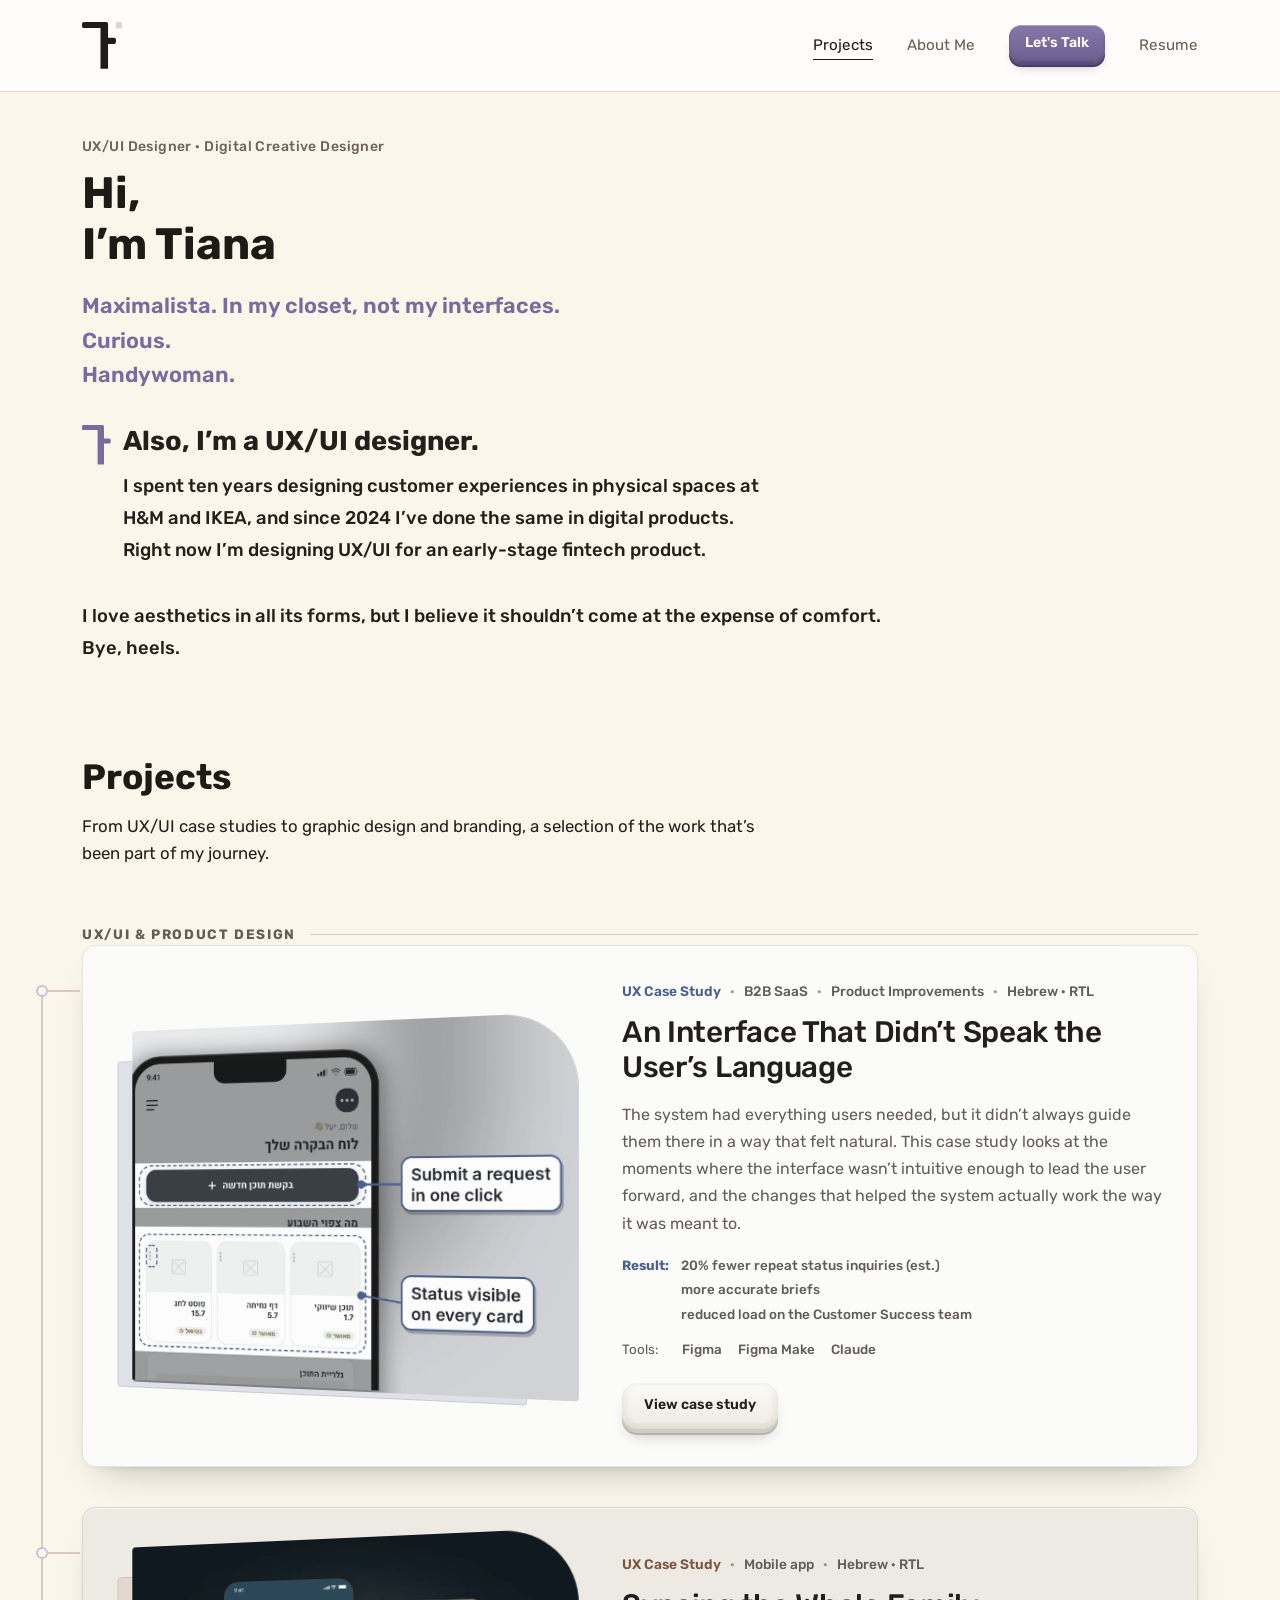
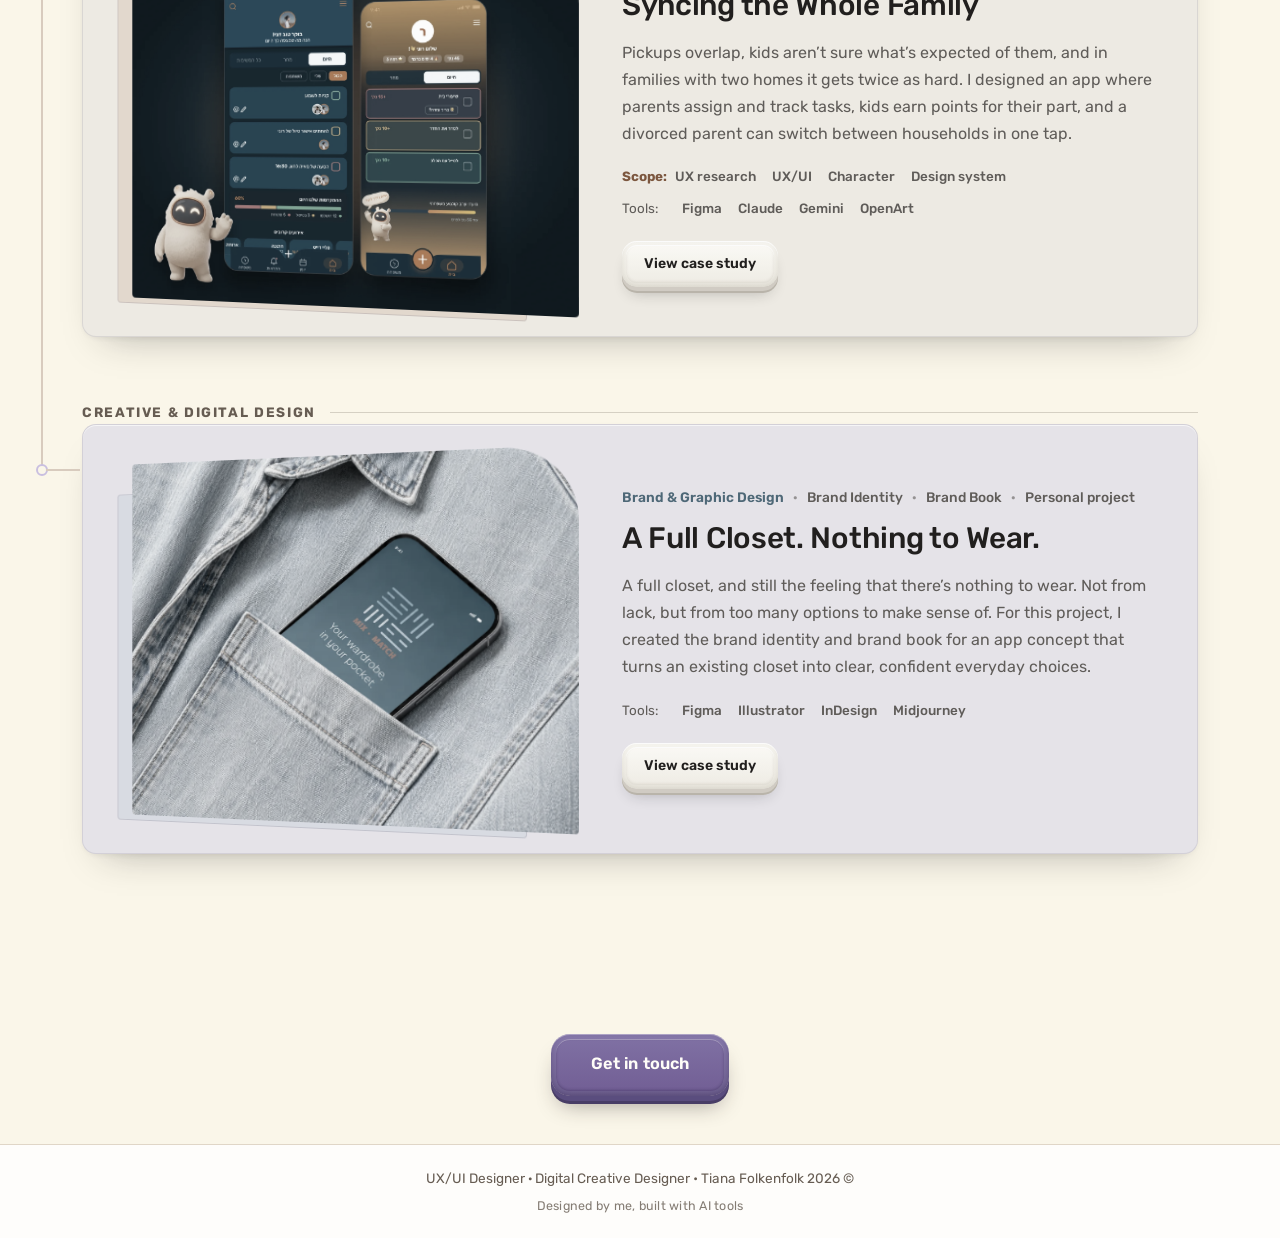
<file: index.html>
<!DOCTYPE html>
<html lang="en" dir="ltr" class="lang-en">
<head>
<script>(function(){try{if(localStorage.getItem('site-lang-v2')==='he'){var d=document.documentElement;d.lang='he';d.dir='rtl';d.classList.remove('lang-en');}}catch(e){}})();</script>
<!-- Analytics (GA4): production only, see js/analytics.js -->
<script src="js/analytics.js"></script>
<meta charset="UTF-8">
<meta name="viewport" content="width=device-width, initial-scale=1.0">
<title>Tiana Folkenfolk | UX/UI Designer &amp; Digital Creative Designer</title>
<meta name="description" content="UX/UI designer turning user behavior and visual hierarchy into simple, effective digital experiences.">
<link rel="icon" type="image/png" sizes="32x32" href="assets/favicon-32.png">
<meta property="og:type" content="website">
<meta property="og:site_name" content="Tiana Folkenfolk">
<meta property="og:url" content="https://tianaf-portfolio.vercel.app/">
<meta property="og:title" content="Tiana Folkenfolk | UX/UI Designer &amp; Digital Creative Designer">
<meta property="og:description" content="UX/UI designer turning user behavior and visual hierarchy into simple, effective digital experiences.">
<meta property="og:image" content="https://tianaf-portfolio.vercel.app/assets/og-image.png">
<meta property="og:image:width" content="1200">
<meta property="og:image:height" content="630">
<meta property="og:locale" content="en_US">
<meta property="og:locale:alternate" content="he_IL">
<meta name="twitter:card" content="summary_large_image">
<meta name="twitter:title" content="Tiana Folkenfolk | UX/UI Designer &amp; Digital Creative Designer">
<meta name="twitter:description" content="UX/UI designer turning user behavior and visual hierarchy into simple, effective digital experiences.">
<meta name="twitter:image" content="https://tianaf-portfolio.vercel.app/assets/og-image.png">
<link rel="preconnect" href="https://fonts.googleapis.com">
<link href="https://fonts.googleapis.com/css2?family=Rubik:wght@400;500;600;700&display=swap" rel="stylesheet">
<link rel="stylesheet" href="css/style.css">

</head>
<body data-page="index">

<header class="site-header">
  <nav class="nav">
    <ul class="nav-links">
      <li><a href="index.html#work" class="active" data-i18n="nav-home">Projects</a></li>
      <li><a href="about.html" data-i18n="nav-about">About Me</a></li>
      <li><a href="contact.html" data-i18n="nav-contact">Let's Talk</a></li>
      <li><a href="assets/tiana-folkenfolk-cv-en.pdf" target="_blank" rel="noopener" class="nav-cv-btn" data-i18n="nav-cv">Resume</a></li>
      <li><button class="lang-toggle" type="button" aria-label="עבור לעברית">עב</button></li>
    </ul>
    <a class="brand logo-lockup" href="index.html" data-i18n-aria="brand-aria" aria-label="Tiana Folkenfolk">
      <svg class="logo-mark" viewBox="0 0 106 124" aria-hidden="true" focusable="false"><g fill="#1f1c1d"><path d="M0,5C0,2.24,2.24,0,5,0h49c2.76,0,5,2.24,5,5v6c0,2.76-2.24,5-5,5H5c-2.76,0-5-2.24-5-5v-6Z"/><path d="M49,0h15c2.76,0,5,2.24,5,5v119h-20V0Z"/><path d="M59,47c0-2.76,2.24-5,5-5h21c2.76,0,5,2.24,5,5v6c0,2.76-2.24,5-5,5h-21c-2.76,0-5-2.24-5-5v-6Z"/></g><path class="logo-dot" fill="#E1D5CA" d="M90.5,0h10a5,5 0 0 1 5,5V16h-15Z"/></svg>
    </a>
    <button class="menu-toggle" data-i18n-aria="menu-toggle-aria" aria-label="Open menu">&#9776;</button>
  </nav>
  <div class="mobile-menu">
    <a href="index.html#work" class="active" data-i18n="nav-home">Projects</a>
    <a href="about.html" data-i18n="nav-about">About Me</a>
    <a href="contact.html" data-i18n="nav-contact">Let's Talk</a>
    <a href="assets/tiana-folkenfolk-cv-en.pdf" target="_blank" rel="noopener" class="nav-cv-btn" data-i18n="nav-cv">Resume</a>
    <button class="lang-toggle lang-toggle--mobile" type="button" aria-label="עבור לעברית">עב</button>
  </div>
</header>

<main>
  <section class="hero">
    <div class="wrap">
      <p class="hero-role" data-i18n="hero-role">UX/UI Designer · Digital Creative Designer</p>
      <h1 data-i18n="hero-h1">Hi,<br>I’m Tiana</h1>
      <p class="subline" data-i18n="hero-subline">Maximalista. In my closet, not my interfaces. <br class="subline-break">Curious. <br class="subline-break">Handywoman.</p>
      <div class="hero-lede-block">
        <svg class="hero-detail-mark" viewBox="0 0 90 124" aria-hidden="true" focusable="false"><g fill="#7A6A9E"><path d="M0,5C0,2.24,2.24,0,5,0h49c2.76,0,5,2.24,5,5v6c0,2.76-2.24,5-5,5H5c-2.76,0-5-2.24-5-5v-6Z"/><path d="M49,0h15c2.76,0,5,2.24,5,5v119h-20V0Z"/><path d="M59,47c0-2.76,2.24-5,5-5h21c2.76,0,5,2.24,5,5v6c0,2.76-2.24,5-5,5h-21c-2.76,0-5-2.24-5-5v-6Z"/></g></svg>
        <p class="hero-lede" data-i18n="hero-lede"><span class="lede-lead">Also, I’m a UX/UI designer.</span> I spent ten years designing <span class="hl">customer experiences in physical spaces</span> at H&amp;M and IKEA, and since 2024 I’ve done the same in digital products. Right now I’m designing UX/UI for an early-stage fintech product.</p>
      </div>
      <p class="hero-closing" data-i18n="hero-closing">I love aesthetics in all its forms, but I believe it shouldn’t come at the expense of comfort. <span class="bye">Bye,&nbsp;heels.</span></p>
    </div>
  </section>

  <section class="works-section" id="work">
    <div class="wrap">
      <h2 class="works-title" data-i18n="work-eyebrow">Projects</h2>
      <p data-i18n="work-intro">From UX/UI case studies to graphic design and branding, a selection of the work that’s been part of my journey.</p>

      <div class="work-list">

        <h3 class="work-group" data-i18n="work-group-ux">UX/UI &amp; Product Design</h3>

        <div class="work-row work-row--b2b reveal">
          <div class="work-image"><a class="work-image-link" href="work-b2b.html" tabindex="-1" aria-hidden="true"><img src="assets/cover-b2b-wireframe.webp" alt="Digital marketing platform for B2B" data-i18n-alt="cover-b2b-alt" loading="lazy"></a></div>
          <div class="work-content">
            <div class="work-tags work-tags--b2b">
              <span class="work-tag work-tag--category">UX Case Study</span>
              <span class="work-tag">B2B SaaS</span>
              <span class="work-tag">Product Improvements</span>
              <span class="work-tag">Hebrew · RTL</span>
            </div>
            <h3 data-i18n="b2b-h3">An Interface That Didn’t Speak the User’s Language</h3>
            <p class="work-desc" data-i18n="b2b-desc">The system had everything users needed, but it didn’t always guide them there in a way that felt natural. This case study looks at the moments where the interface wasn’t intuitive enough to lead the user forward, and the changes that helped the system actually work the way it was meant to.</p>
            <div class="work-meta work-meta--results" data-i18n="b2b-meta"><span class="rb-label">Result:</span><span class="rb-chip">20% fewer repeat status inquiries (est.)</span><span class="rb-chip">more accurate briefs</span><span class="rb-chip">reduced load on the Customer Success team</span></div>
            <div class="work-tools">
              <span class="work-tools-label" data-i18n="work-tools-label">Tools:</span>
              <span class="tool-pill tool-pill--b2b">Figma</span>
              <span class="tool-pill tool-pill--b2b">Figma Make</span>
              <span class="tool-pill tool-pill--b2b">Claude</span>
            </div>
            <a href="work-b2b.html" class="work-btn" data-i18n="work-view-project">View case study</a>
          </div>
        </div>

        <div class="work-row work-row--dogether reveal">
          <div class="work-image"><a class="work-image-link" href="work-dogether.html" tabindex="-1" aria-hidden="true"><img src="assets/cover-dogether.webp" alt="DOgether: the parent and kid home screens with the app's character" data-i18n-alt="cover-dogether-alt" loading="lazy"></a></div>
          <div class="work-content">
            <div class="work-tags work-tags--dogether">
              <span class="work-tag work-tag--category">UX Case Study</span>
              <span class="work-tag">Mobile app</span>
              <span class="work-tag">Hebrew · RTL</span>
            </div>
            <h3 data-i18n="dogether-h3">Syncing the Whole Family</h3>
            <p class="work-desc" data-i18n="dogether-desc">Pickups overlap, kids aren’t sure what’s expected of them, and in families with two homes it gets twice as hard. I designed an app where parents assign and track tasks, kids earn points for their part, and a divorced parent can switch between households in one tap.</p>
            <div class="work-meta work-meta--results work-meta--inline" data-i18n="dogether-scope"><span class="rb-label">Scope:</span><span class="rb-chip">UX research</span><span class="rb-chip">UX/UI</span><span class="rb-chip">Character</span><span class="rb-chip">Design system</span></div>
            <div class="work-tools">
              <span class="work-tools-label" data-i18n="work-tools-label">Tools:</span>
              <span class="tool-pill tool-pill--dogether">Figma</span>
              <span class="tool-pill tool-pill--dogether">Claude</span>
              <span class="tool-pill tool-pill--dogether">Gemini</span>
              <span class="tool-pill tool-pill--dogether">OpenArt</span>
            </div>
            <a href="work-dogether.html" class="work-btn" data-i18n="work-view-project">View case study</a>
          </div>
        </div>

        <h3 class="work-group work-group--second" data-i18n="work-group-creative">Creative &amp; Digital Design</h3>

        <div class="work-row work-row--mixmatch reveal">
          <div class="work-image"><a class="work-image-link" href="work-mixmatch.html" tabindex="-1" aria-hidden="true"><img src="assets/cover-mixmatch.webp" alt="Mix.Match: brand identity and brand book" data-i18n-alt="cover-mixmatch-alt" loading="lazy"></a></div>
          <div class="work-content">
            <div class="work-tags work-tags--mixmatch">
              <span class="work-tag work-tag--category">Brand &amp; Graphic Design</span>
              <span class="work-tag">Brand Identity</span>
              <span class="work-tag">Brand Book</span>
              <span class="work-tag" data-i18n="mixmatch-tag-personal">Personal project</span>
            </div>
            <h3 data-i18n="mixmatch-h3">A Full Closet. Nothing to Wear.</h3>
            <p class="work-desc" data-i18n="mixmatch-desc">A full closet, and still the feeling that there’s nothing to wear. Not from lack, but from too many options to make sense of. For this project, I created the brand identity and brand book for an app concept that turns an existing closet into clear, confident everyday choices.</p>
            <div class="work-tools">
              <span class="work-tools-label" data-i18n="work-tools-label">Tools:</span>
              <span class="tool-pill tool-pill--mixmatch">Figma</span>
              <span class="tool-pill tool-pill--mixmatch">Illustrator</span>
              <span class="tool-pill tool-pill--mixmatch">InDesign</span>
              <span class="tool-pill tool-pill--mixmatch">Midjourney</span>
            </div>
            <a href="work-mixmatch.html" class="work-btn" data-i18n="work-view-project">View case study</a>
          </div>
        </div>

      </div>
    </div>
  </section>

  <section class="case-bottom-cta">
    <div class="wrap">
      <a href="contact.html" class="btn keycap keycap--purple" data-i18n="cta-contact">Get in touch</a>
    </div>
  </section>
</main>

<footer>
  <div class="wrap" data-i18n="footer-text">UX/UI Designer · Digital Creative Designer • Tiana Folkenfolk 2026 ©</div>
  <div class="wrap footer-credit" data-i18n="footer-credit">Designed by me, built with AI tools</div>
</footer>

<script src="js/i18n-data.js"></script>
<script src="js/i18n.js"></script>
<script src="js/main.js"></script>
<script src="js/work-flow.js"></script>
</body>
</html>
</file>
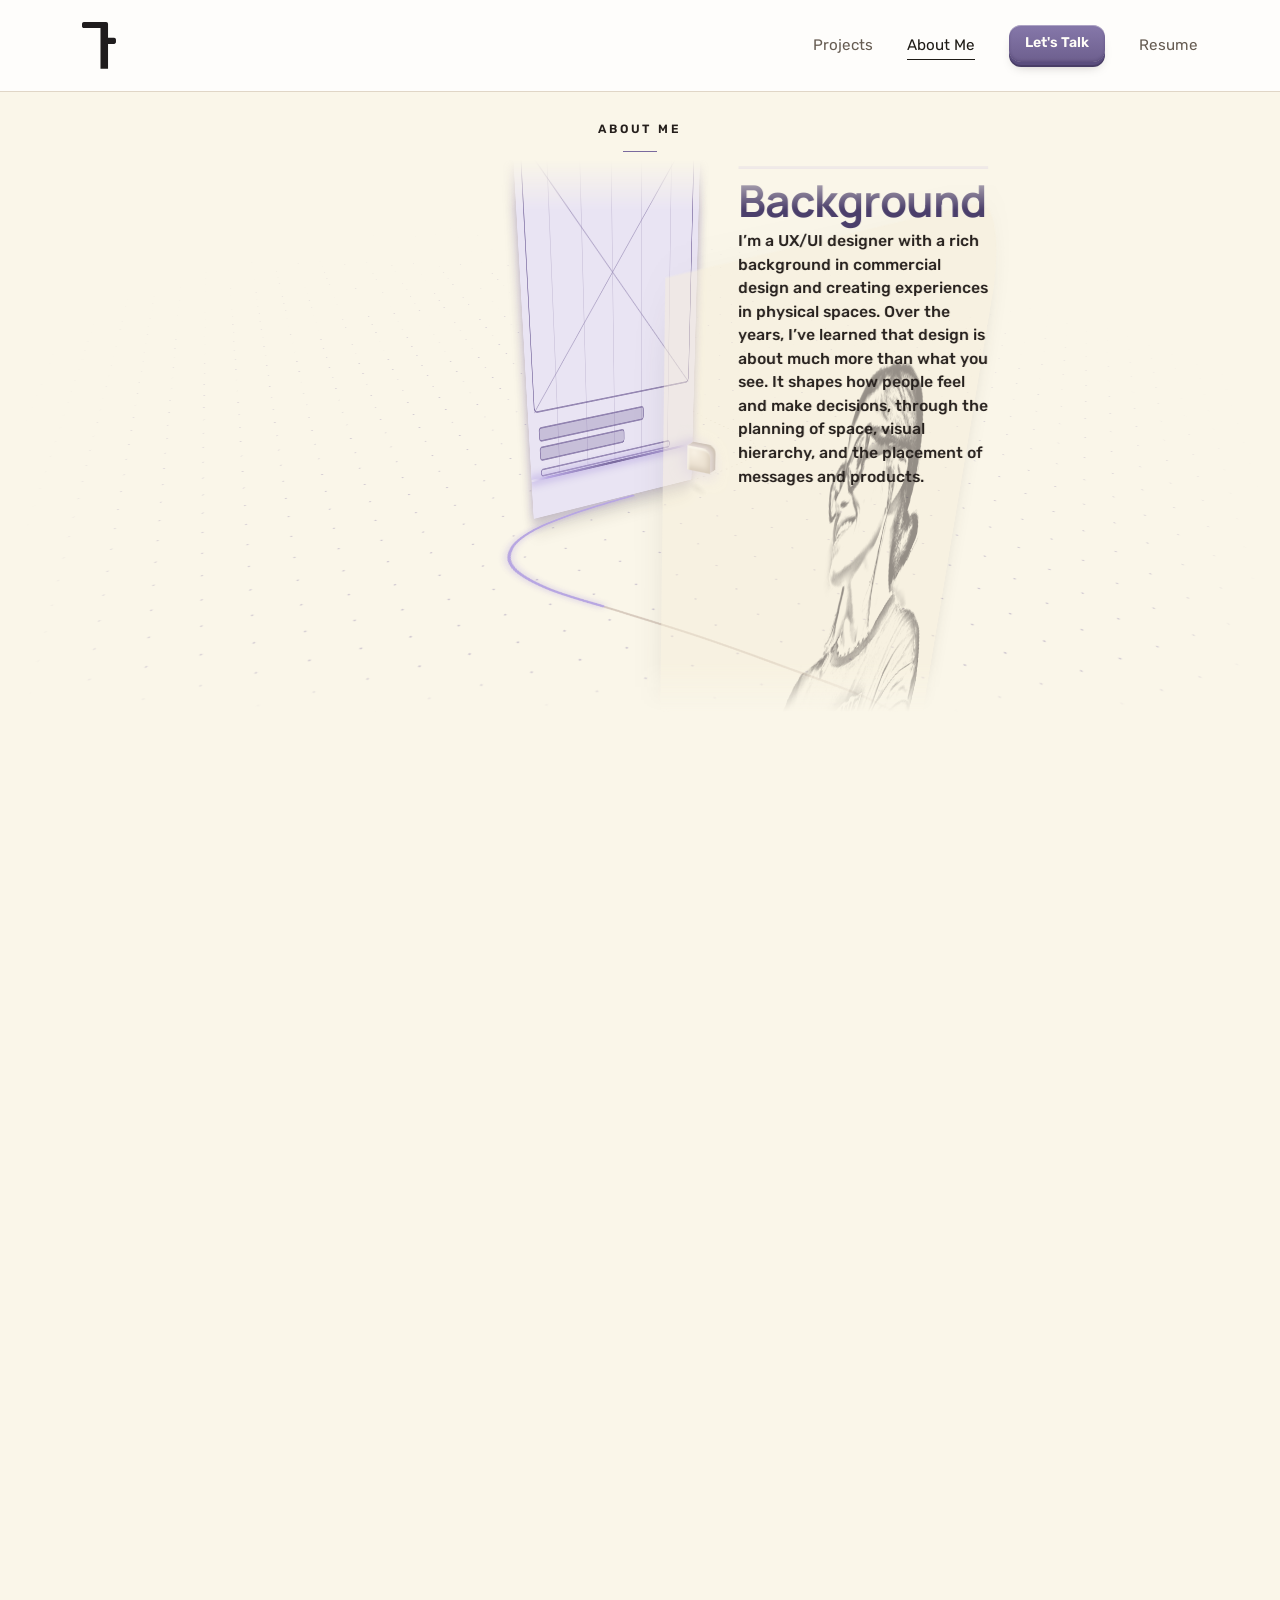
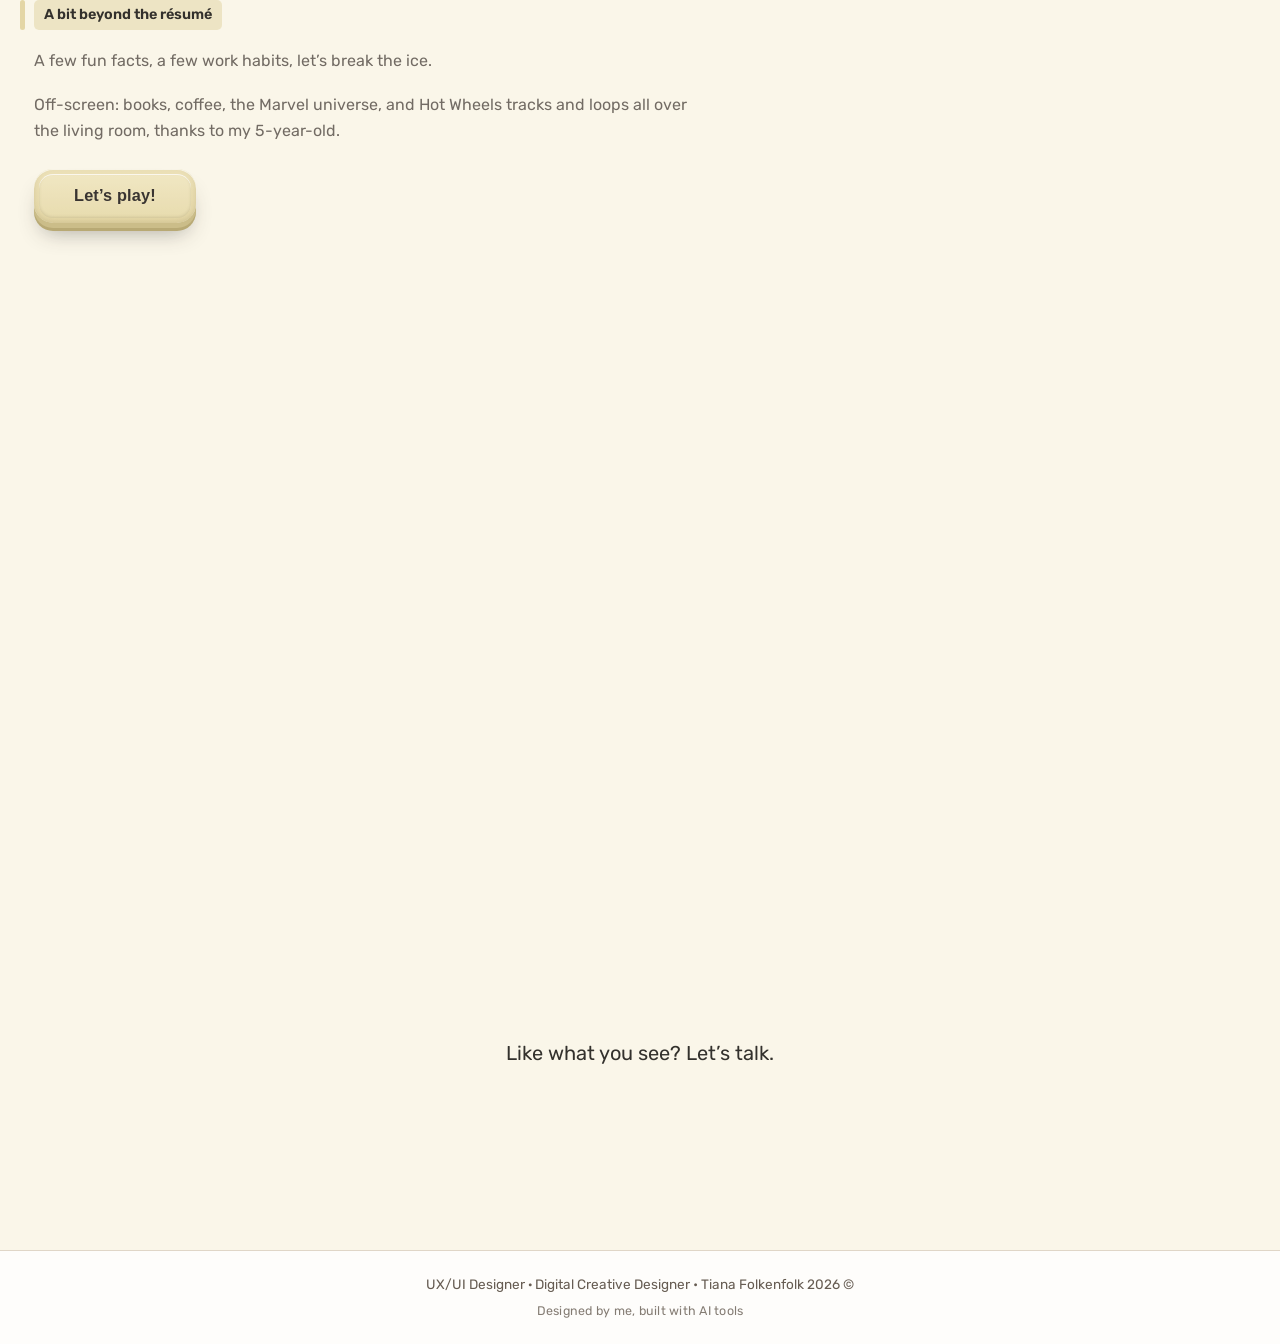
<file: about.html>
<!DOCTYPE html>
<html lang="en" dir="ltr" class="lang-en">
<head>
<script>(function(){try{if(localStorage.getItem('site-lang-v2')==='he'){var d=document.documentElement;d.lang='he';d.dir='rtl';d.classList.remove('lang-en');}}catch(e){}})();</script>
<!-- Analytics (GA4): production only, see js/analytics.js -->
<script src="js/analytics.js"></script>
<meta charset="UTF-8">
<meta name="viewport" content="width=device-width, initial-scale=1.0">
<title>About | Tiana Folkenfolk</title>
<meta name="description" content="From retail and customer experience to UX/UI: skills, tools and background.">
<link rel="icon" type="image/png" sizes="32x32" href="assets/favicon-32.png">
<meta property="og:type" content="website">
<meta property="og:site_name" content="Tiana Folkenfolk">
<meta property="og:url" content="https://tianaf-portfolio.vercel.app/about.html">
<meta property="og:title" content="About | Tiana Folkenfolk">
<meta property="og:description" content="From retail and customer experience to UX/UI: skills, tools and background.">
<meta property="og:image" content="https://tianaf-portfolio.vercel.app/assets/og-image.png">
<meta property="og:image:width" content="1200">
<meta property="og:image:height" content="630">
<meta property="og:locale" content="en_US">
<meta property="og:locale:alternate" content="he_IL">
<meta name="twitter:card" content="summary_large_image">
<meta name="twitter:title" content="About | Tiana Folkenfolk">
<meta name="twitter:description" content="From retail and customer experience to UX/UI: skills, tools and background.">
<meta name="twitter:image" content="https://tianaf-portfolio.vercel.app/assets/og-image.png">
<link rel="preconnect" href="https://fonts.googleapis.com">
<link href="https://fonts.googleapis.com/css2?family=Manrope:wght@400..800&family=Rubik:wght@400;500;600;700&display=swap" rel="stylesheet">
<link rel="stylesheet" href="css/style.css">
<noscript><style>.lh .lh-rig{ opacity: 1 !important; }</style></noscript>
</head>
<body data-page="about">

<header class="site-header">
  <nav class="nav">
    <ul class="nav-links">
      <li><a href="index.html#work" data-i18n="nav-home">Projects</a></li>
      <li><a href="about.html" class="active" data-i18n="nav-about">About Me</a></li>
      <li><a href="contact.html" data-i18n="nav-contact">Let's Talk</a></li>
      <li><a href="assets/tiana-folkenfolk-cv-en.pdf" target="_blank" rel="noopener" class="nav-cv-btn" data-i18n="nav-cv">Resume</a></li>
      <li><button class="lang-toggle" type="button" aria-label="עבור לעברית">עב</button></li>
    </ul>
    <a class="brand logo-lockup" href="index.html" data-i18n-aria="brand-aria" aria-label="Tiana Folkenfolk">
      <svg class="logo-mark" viewBox="0 0 106 124" aria-hidden="true" focusable="false"><g fill="#1f1c1d"><path d="M0,5C0,2.24,2.24,0,5,0h49c2.76,0,5,2.24,5,5v6c0,2.76-2.24,5-5,5H5c-2.76,0-5-2.24-5-5v-6Z"/><path d="M49,0h15c2.76,0,5,2.24,5,5v119h-20V0Z"/><path d="M59,47c0-2.76,2.24-5,5-5h21c2.76,0,5,2.24,5,5v6c0,2.76-2.24,5-5,5h-21c-2.76,0-5-2.24-5-5v-6Z"/></g><path id="logoDot" class="logo-dot" fill="#E1D5CA" d="M90.5,0h10a5,5 0 0 1 5,5V16h-15Z"/></svg>
    </a>
    <button class="menu-toggle" data-i18n-aria="menu-toggle-aria" aria-label="Open menu">&#9776;</button>
  </nav>
  <div class="mobile-menu">
    <a href="index.html#work" data-i18n="nav-home">Projects</a>
    <a href="about.html" class="active" data-i18n="nav-about">About Me</a>
    <a href="contact.html" data-i18n="nav-contact">Let's Talk</a>
    <a href="assets/tiana-folkenfolk-cv-en.pdf" target="_blank" rel="noopener" class="nav-cv-btn" data-i18n="nav-cv">Resume</a>
    <button class="lang-toggle lang-toggle--mobile" type="button" aria-label="עבור לעברית">עב</button>
  </div>
</header>

<main id="flowMain">
  <svg class="flow-rail" id="flowRail" aria-hidden="true" focusable="false"></svg>
  <section class="page-hero">
    <div class="wrap about-hero-wrap">
      <div class="ed-intro">
        <div class="mag-page">
          <div class="lh" id="lh">
          <div class="lh-eyebrow" data-i18n="ed-masthead-left">About Me</div>
          <div class="lh-stage" id="lhStage" role="img" data-i18n-aria="ed-portrait-alt" aria-label="Tiana Folkenfolk">
            <div class="lh-bgtext" id="lhBg" aria-hidden="true">
              <div class="lh-bgb lh-bgb--1"><div class="lh-bgb-t" data-i18n="lh-cap1-t">About me</div><div class="lh-bgb-b" data-i18n="lh-cap1-b">UX/UI&nbsp;· <span style="white-space:nowrap">Digital Creative Designer</span></div></div>
              <div class="lh-bgb lh-bgb--2"><div class="lh-bgb-t" data-i18n="ed-fact1-chip">Background</div><div class="lh-bgb-b" data-i18n="ed-fact1-body">I’m a UX/UI designer with a rich background in commercial design and creating experiences in physical spaces. Over the years, I’ve learned that design is about much more than what you see. It shapes how people feel and make decisions, through the planning of space, visual hierarchy, and the placement of messages and products.</div></div>
              <div class="lh-bgb lh-bgb--3"><div class="lh-bgb-t" data-i18n="ed-fact2-chip">Digital Shift</div><div class="lh-bgb-b" data-i18n="ed-fact2-body">Moving into UX/UI felt like a natural continuation of that same way of thinking. The space I design in simply shifted, going through its own digital transformation. Today I own the UX and UI of an early-stage fintech product, designing in Figma and building in code.</div></div>
            </div>
            <div class="lh-shadow" id="lhShadow" aria-hidden="true"></div>
            <div class="lh-rig" id="lhRig" aria-hidden="true">
              <div class="lh-layer"><div class="lh-paper" style="background:#fffdf8"></div><div class="lh-fill lh-pic" style="background-image:url(assets/tiana-hero.jpg)"></div></div>
              <div class="lh-layer"><div class="lh-paper" style="background:#f4ecd8"></div><div class="lh-fill lh-sketch" style="background-image:url(assets/tiana-sketch.webp)"></div></div>
              <div class="lh-layer"><div class="lh-paper" style="background:#e9e4f3"></div>
                <svg class="lh-fill lh-wf" viewBox="0 0 380 475" fill="none" stroke="#7A6A9E" stroke-width="1.4">
                  <g opacity=".45" stroke-width=".8"><path d="M63 0v475M127 0v475M190 0v475M253 0v475M317 0v475"/></g>
                  <rect x="14" y="14" width="352" height="26" rx="4"/><rect x="24" y="22" width="56" height="10" rx="3" fill="#7A6A9E" fill-opacity=".25"/><rect x="250" y="22" width="30" height="10" rx="3"/><rect x="290" y="22" width="30" height="10" rx="3"/><rect x="330" y="22" width="26" height="10" rx="3"/>
                  <rect x="14" y="52" width="352" height="290" rx="6"/><path d="M14 52L366 342M366 52L14 342" stroke-opacity=".5"/>
                  <rect x="22" y="362" width="236" height="16" rx="4" fill="#7A6A9E" fill-opacity=".3"/><rect x="22" y="386" width="190" height="16" rx="4" fill="#7A6A9E" fill-opacity=".3"/>
                  <rect x="22" y="414" width="300" height="8" rx="4"/><rect x="22" y="430" width="260" height="8" rx="4"/><rect x="22" y="446" width="92" height="14" rx="7"/>
                </svg></div>
              <div class="lh-layer"><div class="lh-paper" style="background:#fffdf8"></div>
                <div class="lh-fill lh-ui"><div class="lh-imgbox"></div><div class="lh-btn"></div><div class="lh-scrim"></div><div class="lh-tscrim"></div><div class="lh-skl" style="bottom:46px;width:260px"></div><div class="lh-skl" style="bottom:24px;width:190px"></div></div></div>
              <div class="lh-T">
                <div class="lh-role" data-i18n="ed-masthead-right">UX/UI&nbsp;Designer&nbsp;· <span style="white-space:nowrap">Digital Creative Designer</span></div>
                <div class="lh-head" aria-hidden="true" data-i18n="ed-h1">Instead of store <span class="amp">&amp;</span> customer journey,<br> a <em>screen</em> <span class="amp">&amp;</span> <em>user flow</em>.</div>
              </div>
            </div>
          </div>
          <button class="lh-skip" id="lhSkip" type="button" data-i18n="lh-skip">Skip</button>
          <div class="lh-under" id="lhUnder">
            <div class="lh-final" id="lhFinal"><h1 class="lh-title" data-i18n="ed-h1">Instead of store <span class="amp">&amp;</span> customer journey,<br> a <em>screen</em> <span class="amp">&amp;</span> <em>user flow</em>.</h1><div class="ed-statement">
          <p data-i18n="ed-statement-1">After thorough professional training in digital design and UX/UI, I now bring the knowledge and experience I built over years in commercial design and customer experience into the world of digital products. I’ve learned to work with UX processes, research, specification, and interface design, translating both <strong>user and business needs</strong> into simple, effective digital solutions.</p>
          <p data-i18n="ed-statement-2">I believe good design connects <strong>aesthetics, usability, and purpose</strong>,<br>and that the experience should always be clear and intuitive.</p>
              </div></div>
            <div class="lh-bgm" id="lhBgm" aria-hidden="true">
              <div class="lh-bgb lh-bgm-b--1"><div class="lh-bgb-t" data-i18n="lh-cap1-t">About me</div><div class="lh-bgb-b" data-i18n="lh-cap1-b">UX/UI&nbsp;· <span style="white-space:nowrap">Digital Creative Designer</span></div></div>
              <div class="lh-bgb lh-bgm-b--2"><div class="lh-bgb-t" data-i18n="ed-fact1-chip">Background</div><div class="lh-bgb-b" data-i18n="ed-fact1-body">I’m a UX/UI designer with a rich background in commercial design and creating experiences in physical spaces. Over the years, I’ve learned that design is about much more than what you see. It shapes how people feel and make decisions, through the planning of space, visual hierarchy, and the placement of messages and products.</div></div>
              <div class="lh-bgb lh-bgm-b--3"><div class="lh-bgb-t" data-i18n="ed-fact2-chip">Digital Shift</div><div class="lh-bgb-b" data-i18n="ed-fact2-body">Moving into UX/UI felt like a natural continuation of that same way of thinking. The space I design in simply shifted, going through its own digital transformation. Today I own the UX and UI of an early-stage fintech product, designing in Figma and building in code.</div></div>
            </div>
          </div>
        </div>

          <div class="mag-body" id="magBody">
            <div class="stk stk--story reveal" data-stack="story" style="--n:3">
              <div class="stk-stage">
              <div class="mag-fact mag-fact--quote stk-card">
                <div class="mag-fact-inner">
                  <h2 class="mag-fact-label" data-i18n="ed-quote-chip">Approach</h2>
                  <p class="mag-fact-lead" data-i18n="ed-quote-lead">I’ve worked with international brands like H&amp;M and IKEA, where I designed shopping experiences, window displays, and visual communication, always guided by the same question:</p>
                  <p class="mag-fact-quote" data-i18n="ed-quote-main">“What does the user <strong>see, feel, and need</strong> to understand and decide?”</p>
                </div>
              </div>
              <div class="mag-fact stk-card">
                <div class="mag-fact-inner">
                  <h2 class="mag-fact-label" data-i18n="ed-fact1-chip">Background</h2>
                  <div class="mag-fact-text" data-i18n="ed-fact1-body">I’m a UX/UI designer with a rich background in commercial design and creating experiences in physical spaces. Over the years, I’ve learned that design is about much more than what you see. It shapes how people feel and make decisions, through the planning of space, visual hierarchy, and the placement of messages and products.</div>
                </div>
              </div>
              <div class="mag-fact stk-card">
                <div class="mag-fact-inner">
                  <h2 class="mag-fact-label" data-i18n="ed-fact2-chip">Digital Shift</h2>
                  <div class="mag-fact-text" data-i18n="ed-fact2-body">Moving into UX/UI felt like a natural continuation of that same way of thinking. The space I design in simply shifted, going through its own digital transformation. Today I own the UX and UI of an early-stage fintech product, designing in Figma and building in code.</div>
                </div>
              </div>
              </div>
              </div>
          </div>
        </div>
      </div>


      <div class="quiz-block" id="trivia">
        <div class="pastel-zone pastel-accent">
          <div class="pastel-accent-bar pastel-accent-bar--yellow" aria-hidden="true"></div>
          <div class="pastel-zone-content">
            <h2 class="eyebrow reveal pastel-eyebrow-chip pastel-eyebrow-chip--yellow" data-i18n="quiz-eyebrow">A bit beyond the résumé</h2>
          </div>
        </div>
        <p class="reveal" data-i18n="quiz-intro">A few fun facts, a few work habits, let’s break the ice.</p>
        <p class="reveal" data-i18n="quiz-offscreen">Off-screen: books, coffee, the Marvel universe, and Hot Wheels tracks and loops all over the living room, thanks to my 5-year-old.</p>
        <button class="btn keycap quiz-start-btn reveal" id="quiz-start-btn" type="button" data-i18n="quiz-start-btn">Let’s play!</button>

        <div class="quiz-card reveal" id="quiz-card" hidden>

          <div class="quiz-nav">
            <span class="quiz-progress-text" id="quiz-progress-text" data-i18n="quiz-progress-initial">Question 1 of 6</span>
            <button class="quiz-skip-btn" id="quiz-skip-btn" type="button" data-i18n="quiz-skip-btn">Skip to results ✕</button>
          </div>
          <div class="quiz-progress-track">
            <div class="quiz-progress-bar" id="quiz-progress-bar"></div>
          </div>

          <div class="quiz-stack">
            <div class="quiz-stack-deco quiz-stack-deco--1" aria-hidden="true"></div>
            <div class="quiz-stack-deco quiz-stack-deco--2" aria-hidden="true"></div>
            <div class="quiz-question-block" id="quiz-question-block">
              <h3 class="quiz-q" id="quiz-q-text"></h3>
              <div class="quiz-options" id="quiz-q-options"></div>
              <div class="quiz-feedback" id="quiz-q-feedback"></div>
              <button class="btn keycap keycap--purple keycap--mini quiz-next-btn" id="quiz-next-btn" type="button" hidden>Next question</button>
            </div>
          </div>

          <div class="quiz-results" id="quiz-results" hidden>
            <h3 class="quiz-results-title" data-i18n="quiz-results-title">You made it!</h3>
            <p class="quiz-results-text" data-i18n="quiz-results-text">
              Thanks for taking a few minutes to play and discover a bit of my world (and Hot Wheels rocket science). Whether your coffee order is a black coffee or a latte, and whether your superpower is reading minds or just surviving morning traffic, it was a lot of fun hosting you here.
              <br><br>
              Maybe our next project starts with a real meeting (or a quick Zoom) over coffee.
            </p>
            <div class="quiz-icon-row">
              <a href="https://wa.me/972525218873" target="_blank" rel="noopener" class="quiz-icon-btn" data-i18n-aria="whatsapp-aria" aria-label="Send a WhatsApp message">
                <svg viewBox="0 0 24 24"><path d="M17.472 14.382c-.297-.149-1.758-.867-2.03-.967-.273-.099-.471-.148-.67.15-.197.297-.767.966-.94 1.164-.173.199-.347.223-.644.075-.298-.15-1.255-.463-2.39-1.475-.883-.788-1.48-1.761-1.653-2.059-.173-.297-.018-.458.13-.606.134-.133.298-.347.446-.52.149-.174.198-.298.298-.497.099-.198.05-.371-.025-.52-.075-.149-.669-1.612-.916-2.207-.242-.579-.487-.5-.669-.51-.173-.008-.371-.01-.57-.01-.198 0-.52.074-.792.372-.272.297-1.04 1.016-1.04 2.479 0 1.462 1.065 2.875 1.213 3.074.149.198 2.096 3.2 5.077 4.487.709.306 1.262.489 1.694.625.712.227 1.36.195 1.871.118.571-.085 1.758-.719 2.006-1.413.248-.694.248-1.289.173-1.413-.074-.124-.272-.198-.57-.347m-5.421 7.403h-.004a9.87 9.87 0 01-5.031-1.378l-.361-.214-3.741.982.998-3.648-.235-.374a9.86 9.86 0 01-1.51-5.26c.001-5.45 4.436-9.884 9.888-9.884 2.64 0 5.122 1.03 6.988 2.898a9.825 9.825 0 012.893 6.994c-.003 5.45-4.437 9.884-9.885 9.884m8.413-18.297A11.815 11.815 0 0012.05 0C5.495 0 .16 5.335.157 11.892c0 2.096.547 4.142 1.588 5.945L.057 24l6.305-1.654a11.882 11.882 0 005.683 1.448h.005c6.554 0 11.89-5.335 11.893-11.893a11.821 11.821 0 00-3.48-8.413"/></svg>
              </a>
              <a href="https://www.linkedin.com/in/tianafolkenfolk" target="_blank" rel="noopener" class="quiz-icon-btn" data-i18n-aria="linkedin-aria" aria-label="Go to LinkedIn profile">
                <svg viewBox="0 0 24 24"><path d="M20.447 20.452h-3.554v-5.569c0-1.328-.027-3.037-1.852-3.037-1.853 0-2.136 1.445-2.136 2.939v5.667H9.351V9h3.414v1.561h.046c.477-.9 1.637-1.85 3.37-1.85 3.601 0 4.267 2.37 4.267 5.455v6.286zM5.337 7.433c-1.144 0-2.063-.926-2.063-2.065 0-1.138.92-2.063 2.063-2.063 1.14 0 2.064.925 2.064 2.063 0 1.139-.925 2.065-2.064 2.065zm1.782 13.019H3.555V9h3.564v11.452zM22.225 0H1.771C.792 0 0 .774 0 1.729v20.542C0 23.227.792 24 1.771 24h20.451C23.2 24 24 23.227 24 22.271V1.729C24 .774 23.2 0 22.222 0h.003z"/></svg>
              </a>
              <a href="mailto:Folknf.design@gmail.com" class="quiz-icon-btn quiz-icon-btn--purple" data-i18n-aria="email-aria" aria-label="Send an email">
                <svg viewBox="0 0 24 24"><path d="M2 5.5A1.5 1.5 0 0 1 3.5 4h17A1.5 1.5 0 0 1 22 5.5v13a1.5 1.5 0 0 1-1.5 1.5h-17A1.5 1.5 0 0 1 2 18.5v-13zm2.2.5 7.8 6.2L19.8 6H4.2zM20 8.3l-7.4 5.9a1 1 0 0 1-1.2 0L4 8.3V18h16V8.3z"/></svg>
              </a>
            </div>
          </div>

        </div>
        </div>
      </div>

      <div class="stk stk--skills reveal" data-stack="skills" style="--n:3">
        <div class="stk-stage">
          <div class="card stk-card">
          <h2 data-i18n="skills-uxui-title">UX/UI Skills</h2>
          <div class="tag-list tag-list--tight">
            <span class="tag">Figma</span>
            <span class="tag">Wireframing</span>
            <span class="tag">Prototyping &amp; micro-interactions</span>
            <span class="tag">Coded Prototypes</span>
            <span class="tag">Design Systems</span>
            <span class="tag">Design Handoff</span>
            <span class="tag">Responsive Design</span>
            <span class="tag">RTL Design</span>
            <span class="tag">User Flows</span>
            <span class="tag">User Research</span>
            <span class="tag">Interaction Design</span>
            <span class="tag">HTML &amp; CSS (Basic)</span>
            <span class="tag">UX Writing</span>
          </div>
        </div>
          <div class="card stk-card">
          <h2 data-i18n="skills-ai-title">AI Skills</h2>
          <div class="tag-list">
            <span class="tag">Claude</span>
            <span class="tag">Midjourney</span>
            <span class="tag">Claude Code</span>
            <span class="tag">Figma Make</span>
            <span class="tag">Kling</span>
            <span class="tag">Runway</span>
            <span class="tag">Veo</span>
            <span class="tag">Brainstorming &amp; Ideation</span>
            <span class="tag">Visual Design</span>
            <span class="tag">Prompting</span>
            <span class="tag">Image Generation</span>
            <span class="tag">AI-Assisted Design &amp; Development</span>
          </div>
        </div>
          <div class="card stk-card">
          <h2 data-i18n="skills-visual-title">Visual &amp; Creative Skills</h2>
          <div class="tag-list tag-list--tight">
            <span class="tag">Photoshop</span>
            <span class="tag">Illustrator</span>
            <span class="tag">InDesign</span>
            <span class="tag">Brand Identity</span>
            <span class="tag">Campaign Concept</span>
            <span class="tag">Graphic Design</span>
          </div>
        </div>
        </div>
        </div>
      <div class="card-grid card-pair">
        <div class="card reveal">
          <h2 data-i18n="education-title">Education</h2>
          <p data-i18n="education-text">
            <strong style="color:var(--accent)">HackerU</strong><br>
            UX/UI Design Course<br>
            2023-2024
          </p>
        </div>
        <div class="card reveal">
          <h2 data-i18n="languages-title">Languages</h2>
          <p data-i18n="languages-text">
            Hebrew: Native<br>
            English: Advanced<br>
            Russian: Advanced
          </p>
        </div>
      </div>
      <div class="about-closing reveal">
        <p data-i18n="about-cta-line">Like what you see? Let’s talk.</p>
        <a href="contact.html" class="btn keycap keycap--purple" data-i18n="about-cta-btn">Let’s Talk</a>
      </div>
    </div>
  </section>
</main>

<footer>
  <div class="wrap" data-i18n="footer-text">UX/UI Designer · Digital Creative Designer • Tiana Folkenfolk 2026 ©</div>
  <div class="wrap footer-credit" data-i18n="footer-credit">Designed by me, built with AI tools</div>
</footer>

<div class="flow-dot" id="flowDot" aria-hidden="true"><i class="flow-dot-core"><b></b></i></div>

<script src="js/i18n-data.js"></script>
<script src="js/i18n.js"></script>
<script src="js/main.js"></script>
<script src="js/chain-hero.js"></script>
<script src="js/build-cards.js"></script>
<script src="js/flow.js"></script>
</body>
</html>
</file>
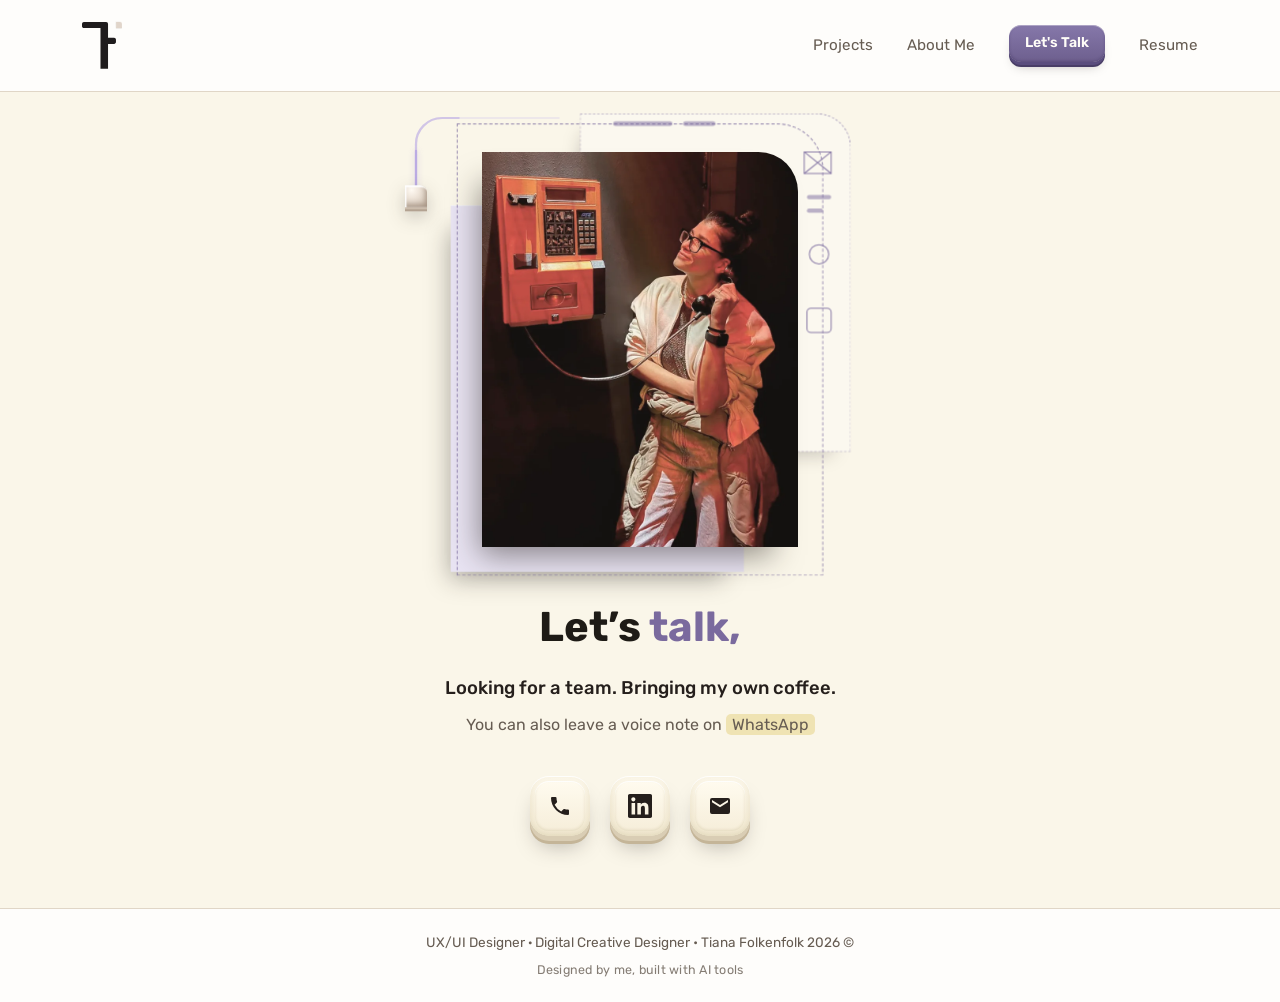
<file: contact.html>
<!DOCTYPE html>
<html lang="en" dir="ltr" class="lang-en">
<head>
<script>(function(){try{if(localStorage.getItem('site-lang-v2')==='he'){var d=document.documentElement;d.lang='he';d.dir='rtl';d.classList.remove('lang-en');}}catch(e){}})();</script>
<!-- Analytics (GA4): production only, see js/analytics.js -->
<script src="js/analytics.js"></script>
<meta charset="UTF-8">
<meta name="viewport" content="width=device-width, initial-scale=1.0">
<title>Let's Talk | Tiana Folkenfolk</title>
<meta name="description" content="Get in touch with Tiana Folkenfolk, UX/UI designer.">
<link rel="icon" type="image/png" sizes="32x32" href="assets/favicon-32.png">
<meta property="og:type" content="website">
<meta property="og:site_name" content="Tiana Folkenfolk">
<meta property="og:url" content="https://tianaf-portfolio.vercel.app/contact.html">
<meta property="og:title" content="Let's Talk | Tiana Folkenfolk">
<meta property="og:description" content="Get in touch with Tiana Folkenfolk, UX/UI designer.">
<meta property="og:image" content="https://tianaf-portfolio.vercel.app/assets/og-image.png">
<meta property="og:image:width" content="1200">
<meta property="og:image:height" content="630">
<meta property="og:locale" content="en_US">
<meta property="og:locale:alternate" content="he_IL">
<meta name="twitter:card" content="summary_large_image">
<meta name="twitter:title" content="Let's Talk | Tiana Folkenfolk">
<meta name="twitter:description" content="Get in touch with Tiana Folkenfolk, UX/UI designer.">
<meta name="twitter:image" content="https://tianaf-portfolio.vercel.app/assets/og-image.png">
<link rel="preconnect" href="https://fonts.googleapis.com">
<link href="https://fonts.googleapis.com/css2?family=Rubik:wght@400;500;600;700&display=swap" rel="stylesheet">
<link rel="stylesheet" href="css/style.css">
</head>
<body data-page="contact">

<header class="site-header">
  <nav class="nav">
    <ul class="nav-links">
      <li><a href="index.html#work" data-i18n="nav-home">Projects</a></li>
      <li><a href="about.html" data-i18n="nav-about">About Me</a></li>
      <li><a href="contact.html" class="active" data-i18n="nav-contact">Let's Talk</a></li>
      <li><a href="assets/tiana-folkenfolk-cv-en.pdf" target="_blank" rel="noopener" class="nav-cv-btn" data-i18n="nav-cv">Resume</a></li>
      <li><button class="lang-toggle" type="button" aria-label="עבור לעברית">עב</button></li>
    </ul>
    <a class="brand logo-lockup" href="index.html" data-i18n-aria="brand-aria" aria-label="Tiana Folkenfolk">
      <svg class="logo-mark" viewBox="0 0 106 124" aria-hidden="true" focusable="false"><g fill="#1f1c1d"><path d="M0,5C0,2.24,2.24,0,5,0h49c2.76,0,5,2.24,5,5v6c0,2.76-2.24,5-5,5H5c-2.76,0-5-2.24-5-5v-6Z"/><path d="M49,0h15c2.76,0,5,2.24,5,5v119h-20V0Z"/><path d="M59,47c0-2.76,2.24-5,5-5h21c2.76,0,5,2.24,5,5v6c0,2.76-2.24,5-5,5h-21c-2.76,0-5-2.24-5-5v-6Z"/></g><path class="logo-dot" fill="#E1D5CA" d="M90.5,0h10a5,5 0 0 1 5,5V16h-15Z"/></svg>
    </a>
    <button class="menu-toggle" data-i18n-aria="menu-toggle-aria" aria-label="Open menu">&#9776;</button>
  </nav>
  <div class="mobile-menu">
    <a href="index.html#work" data-i18n="nav-home">Projects</a>
    <a href="about.html" data-i18n="nav-about">About Me</a>
    <a href="contact.html" class="active" data-i18n="nav-contact">Let's Talk</a>
    <a href="assets/tiana-folkenfolk-cv-en.pdf" target="_blank" rel="noopener" class="nav-cv-btn" data-i18n="nav-cv">Resume</a>
    <button class="lang-toggle lang-toggle--mobile" type="button" aria-label="עבור לעברית">עב</button>
  </div>
</header>

<main>
  <section class="contact-hero">
    <div class="wrap">
      <div class="contact-callme-wrap reveal">
        <div class="contact-sketch" aria-hidden="true"><svg viewBox="0 0 100 125" preserveAspectRatio="none" focusable="false">
          <rect class="sk-x" x="83" y="14" width="10" height="8"/><path class="sk-x" d="M83 14L93 22M93 14L83 22"/>
          <rect class="sk-bar" x="84" y="30" width="9" height="1.6" rx=".8"/><rect class="sk-bar" x="84" y="35" width="6" height="1.6" rx=".8"/>
          <circle class="sk-x" cx="88.5" cy="52" r="3.6"/>
          <rect class="sk-bar" x="12" y="2.6" width="22" height="1.8" rx=".9"/><rect class="sk-bar" x="38" y="2.6" width="12" height="1.8" rx=".9"/>
          <rect class="sk-x" x="84" y="72" width="9" height="9" rx="1.5"/>
        </svg></div>
        <img class="contact-callme-img contact-photo" src="assets/contact-phone.webp" width="800" height="1000" alt="Tiana holding the receiver of an orange payphone, smiling" data-i18n-alt="contact-photo-alt">
      </div>

      <h1 class="reveal" data-i18n="contact-h1">Let’s <span class="contact-hero-accent contact-hero-accent--purple">talk,</span></h1>
      <p class="contact-looking" data-i18n="contact-looking">Looking for a team. Bringing my own coffee.</p>
      <p class="contact-voice" data-i18n="contact-subtext">You can also leave a voice note on <a href="https://wa.me/972525218873" target="_blank" rel="noopener" class="contact-hero-accent contact-hero-accent--yellow">WhatsApp</a></p>

      <div class="quiz-icon-row contact-icon-row reveal">
        <a href="tel:0525218873" class="quiz-icon-btn" data-i18n-aria="phone-aria" aria-label="Phone call">
          <svg viewBox="0 0 24 24"><path d="M6.62 10.79a15.05 15.05 0 006.59 6.59l2.2-2.2a1 1 0 011.01-.24 11.36 11.36 0 003.57.57 1 1 0 011 1V20a1 1 0 01-1 1A17 17 0 013 4a1 1 0 011-1h3.5a1 1 0 011 1 11.36 11.36 0 00.57 3.57 1 1 0 01-.25 1.02l-2.2 2.2z"/></svg>
        </a>
        <a href="https://www.linkedin.com/in/tianafolkenfolk" target="_blank" rel="noopener" class="quiz-icon-btn" data-i18n-aria="linkedin-aria" aria-label="Go to LinkedIn profile">
          <svg viewBox="0 0 24 24"><path d="M20.447 20.452h-3.554v-5.569c0-1.328-.027-3.037-1.852-3.037-1.853 0-2.136 1.445-2.136 2.939v5.667H9.351V9h3.414v1.561h.046c.477-.9 1.637-1.85 3.37-1.85 3.601 0 4.267 2.37 4.267 5.455v6.286zM5.337 7.433c-1.144 0-2.063-.926-2.063-2.065 0-1.138.92-2.063 2.063-2.063 1.14 0 2.064.925 2.064 2.063 0 1.139-.925 2.065-2.064 2.065zm1.782 13.019H3.555V9h3.564v11.452zM22.225 0H1.771C.792 0 0 .774 0 1.729v20.542C0 23.227.792 24 1.771 24h20.451C23.2 24 24 23.227 24 22.271V1.729C24 .774 23.2 0 22.222 0h.003z"/></svg>
        </a>
        <button type="button" class="quiz-icon-btn contact-mail-btn" id="mail-copy" data-i18n-aria="mail-aria" aria-label="Copy email address" dir="ltr">
          <svg viewBox="0 0 24 24"><path d="M20 4H4a2 2 0 0 0-2 2v12a2 2 0 0 0 2 2h16a2 2 0 0 0 2-2V6a2 2 0 0 0-2-2zm0 4.2-8 5-8-5V6l8 5 8-5v2.2z"/></svg>
          <span class="contact-tip" aria-live="polite"><span class="contact-tip-ok"><svg viewBox="0 0 24 24" aria-hidden="true"><path d="M9 16.2 4.8 12l-1.4 1.4L9 19 21 7l-1.4-1.4z"/></svg><span data-i18n="mail-copied">Copied</span></span><span class="contact-tip-addr">Folknf.design@gmail.com</span></span>
        </button>
      </div>
    </div>
  </section>
</main>

<footer>
  <div class="wrap" data-i18n="footer-text">UX/UI Designer · Digital Creative Designer • Tiana Folkenfolk 2026 ©</div>
  <div class="wrap footer-credit" data-i18n="footer-credit">Designed by me, built with AI tools</div>
</footer>

<script src="js/i18n-data.js"></script>
<script src="js/i18n.js"></script>
<script src="js/main.js"></script>
<script src="js/contact-line.js"></script>
<script>
(function(){
  var b=document.getElementById('mail-copy'); if(!b) return;
  var addr=b.querySelector('.contact-tip-addr').textContent.trim(), t;
  function done(){ b.classList.add('is-copied'); clearTimeout(t); t=setTimeout(function(){ b.classList.remove('is-copied'); },1800); }
  function fallback(){
    var r=document.createRange(), sel=window.getSelection(), n=b.querySelector('.contact-tip-addr');
    r.selectNodeContents(n); sel.removeAllRanges(); sel.addRange(r);
    try{ if(document.execCommand('copy')) done(); }catch(e){}
  }
  b.addEventListener('click',function(){
    if(navigator.clipboard&&navigator.clipboard.writeText){ navigator.clipboard.writeText(addr).then(done,fallback); } else fallback();
  });
})();
</script>
<script>
(function(){
  var h=document.querySelector('.contact-hero'), w=document.querySelector('.contact-callme-wrap');
  if(!h||!w||!window.matchMedia('(hover:hover)').matches||window.matchMedia('(prefers-reduced-motion: reduce)').matches) return;
  h.addEventListener('pointermove',function(e){
    var r=w.getBoundingClientRect(), x=(e.clientX-(r.left+r.width/2))/window.innerWidth, y=(e.clientY-(r.top+r.height/2))/window.innerHeight;
    x=Math.max(-.5,Math.min(.5,x)); y=Math.max(-.5,Math.min(.5,y));
    w.style.setProperty('--ox',(x*-200).toFixed(1)+'px'); w.style.setProperty('--oy',(y*-150).toFixed(1)+'px');
  });
  h.addEventListener('pointerleave',function(){ ['--ox','--oy'].forEach(function(k){ w.style.removeProperty(k); }); });
})();
</script>
</body>
</html>
</file>
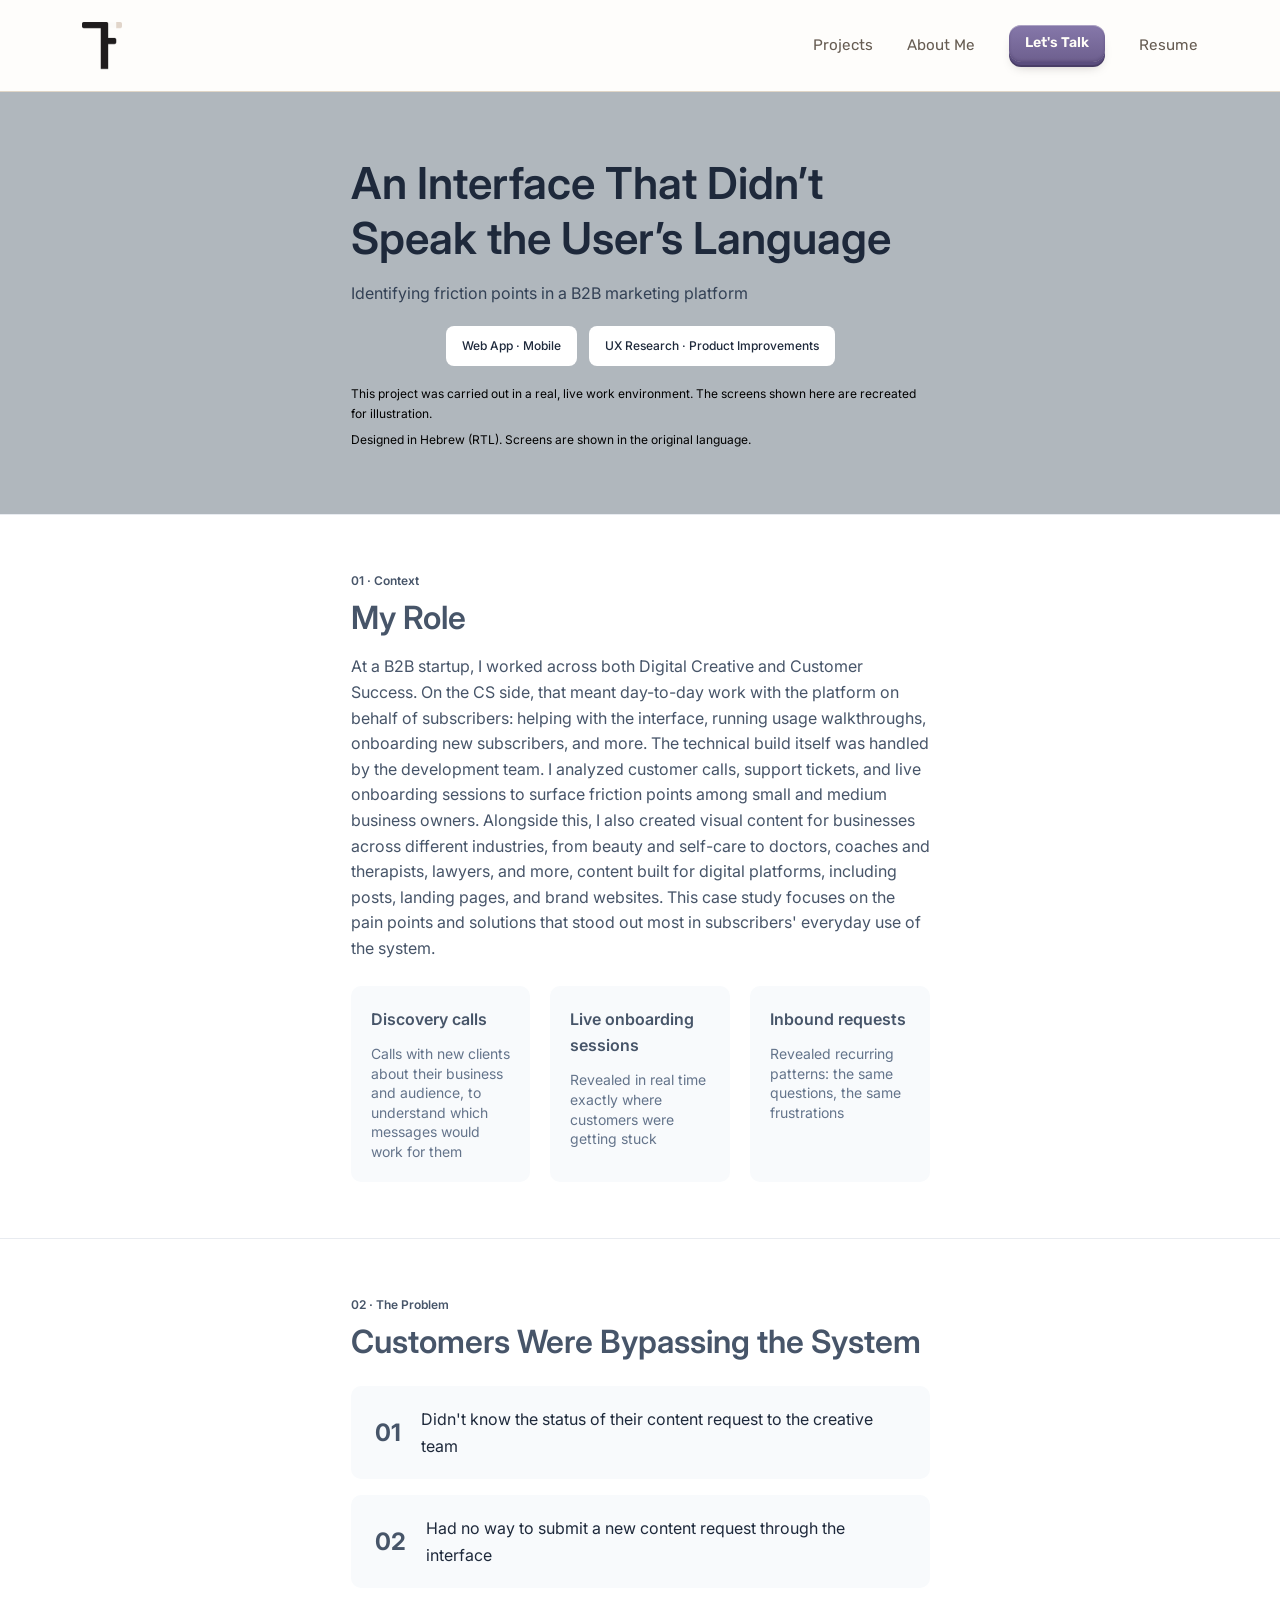
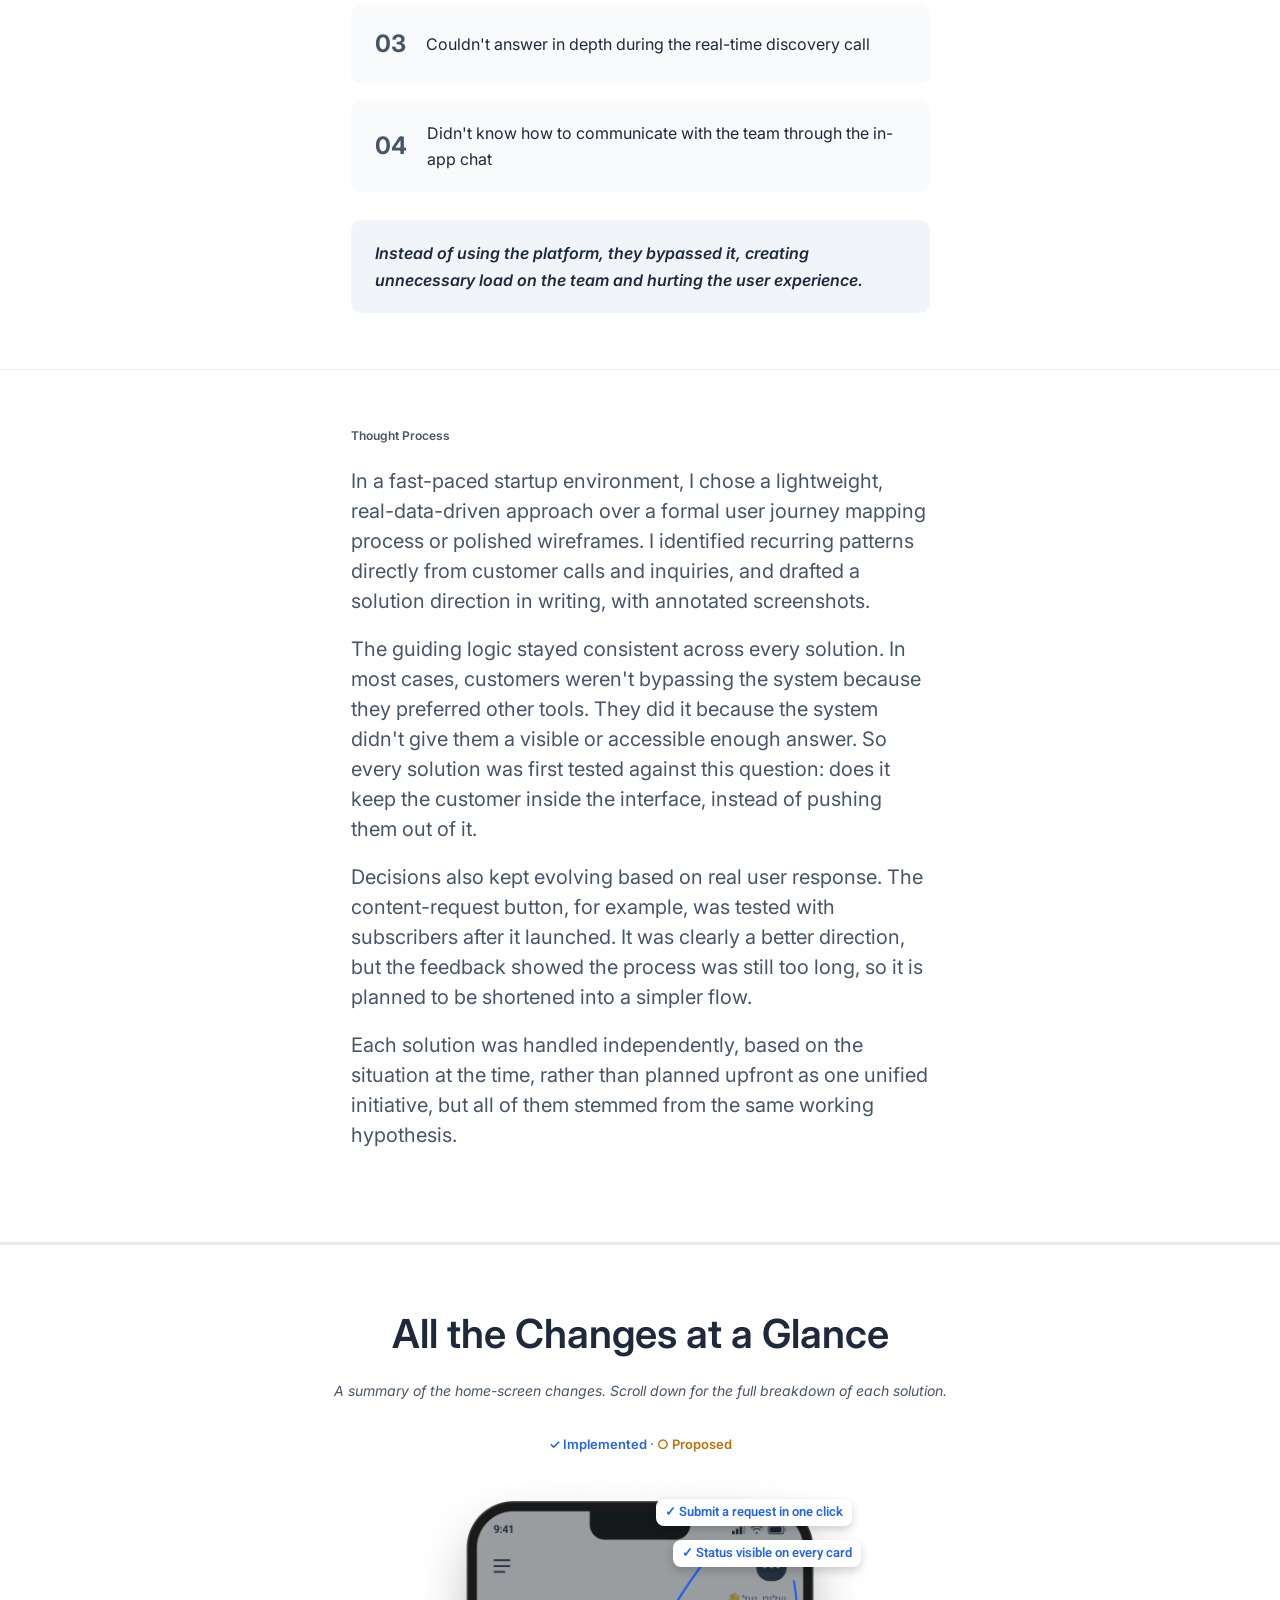
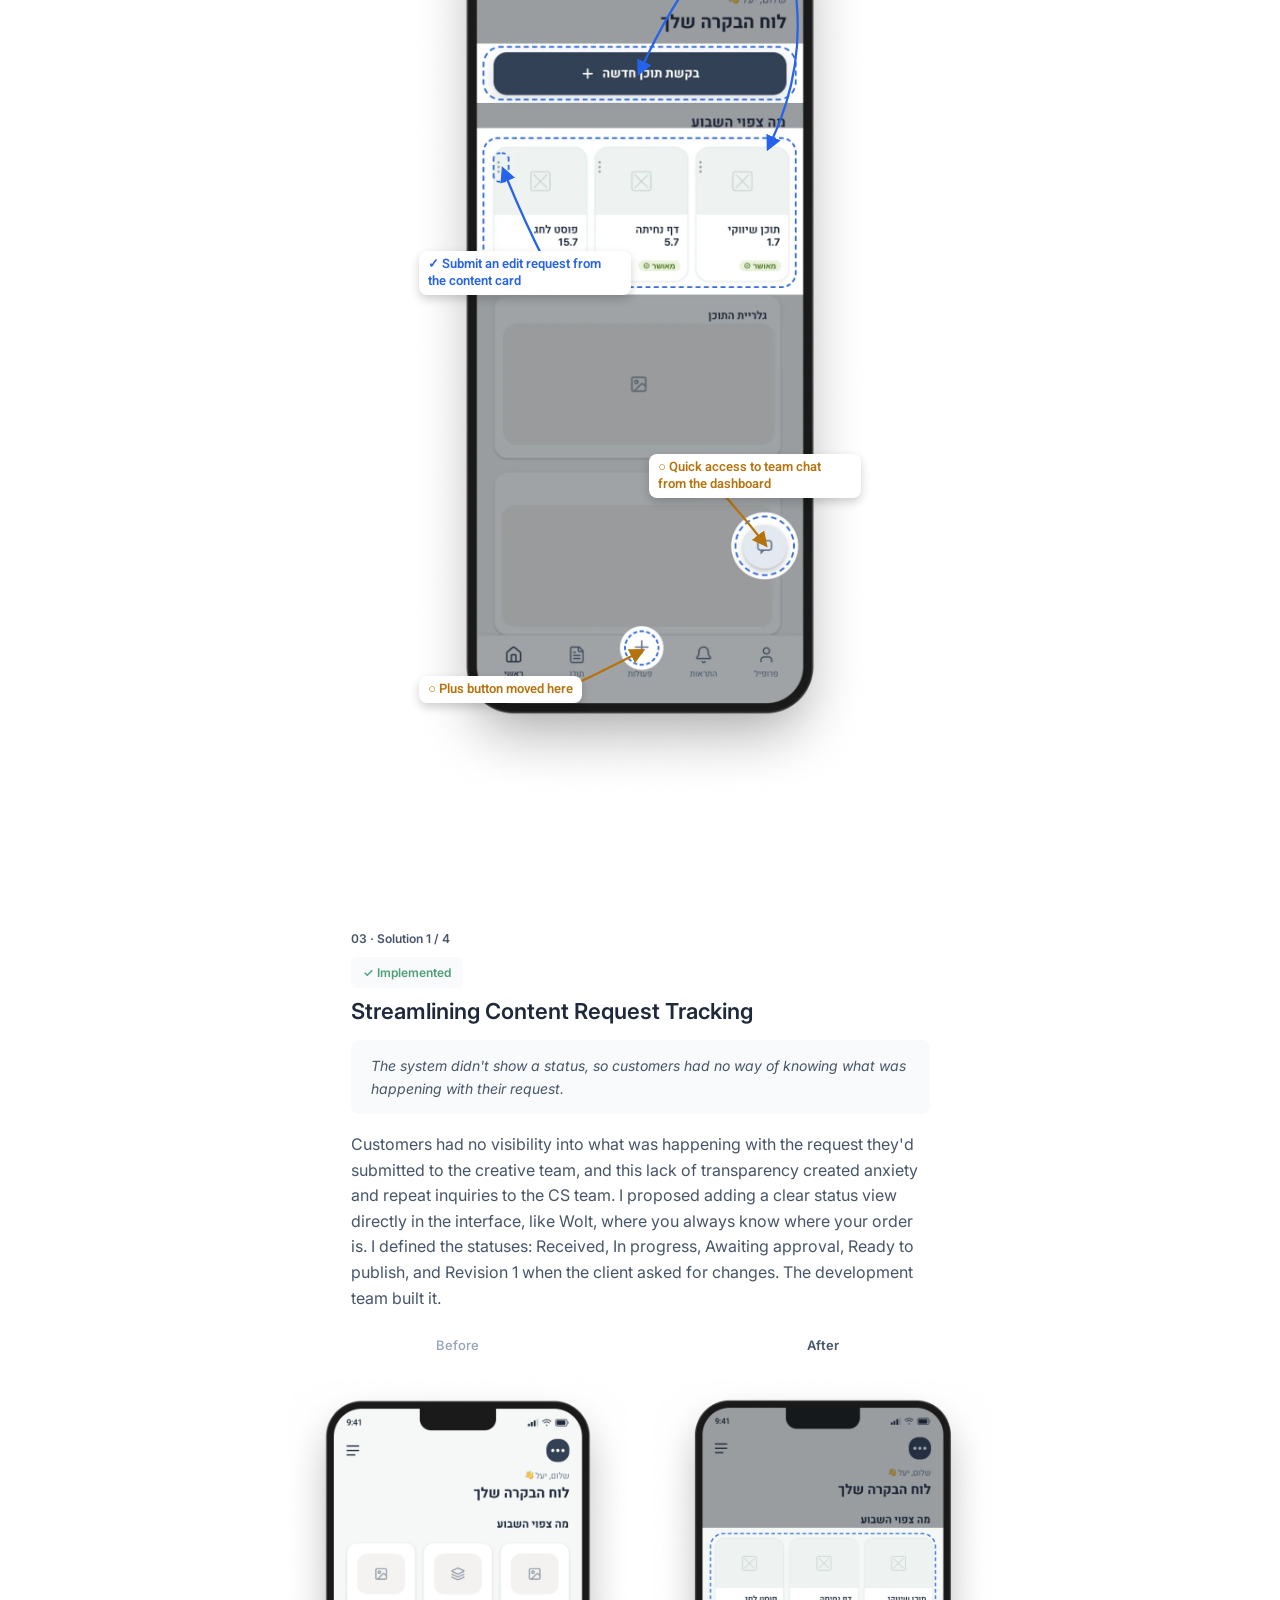
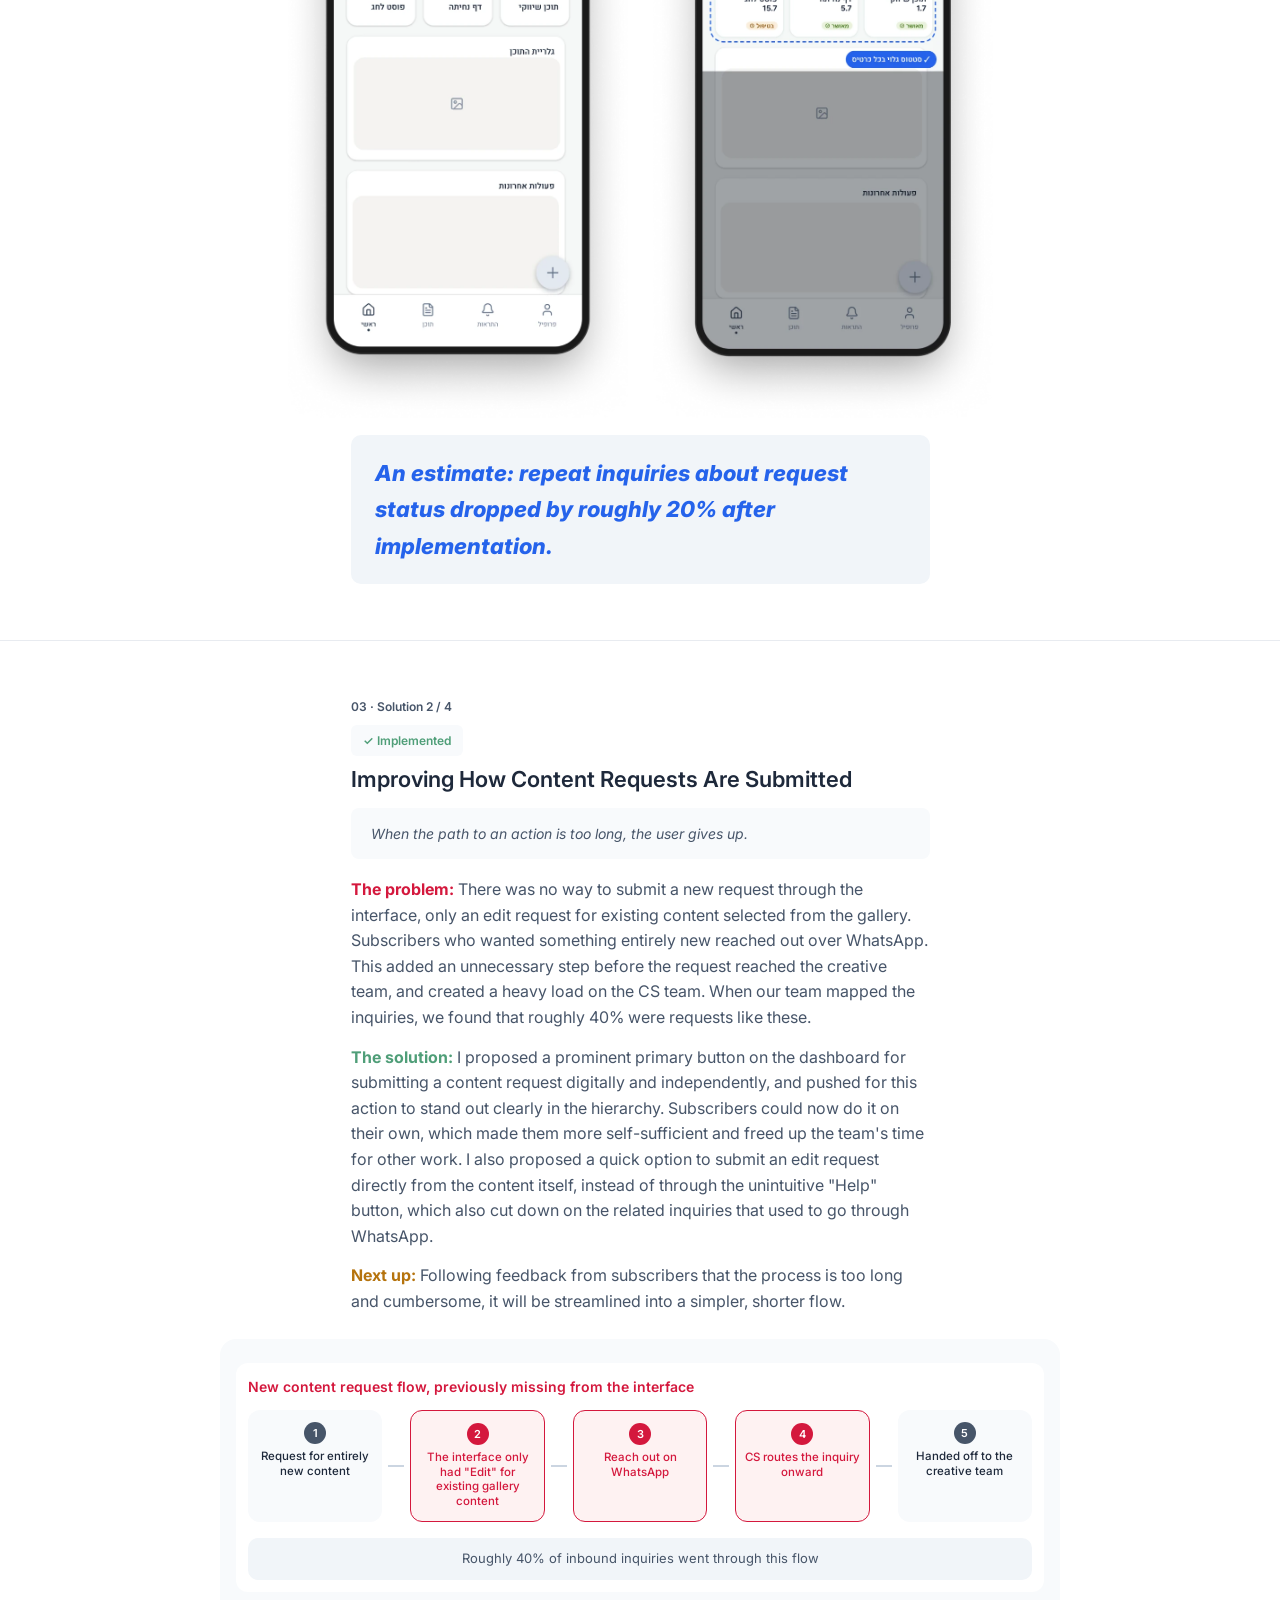
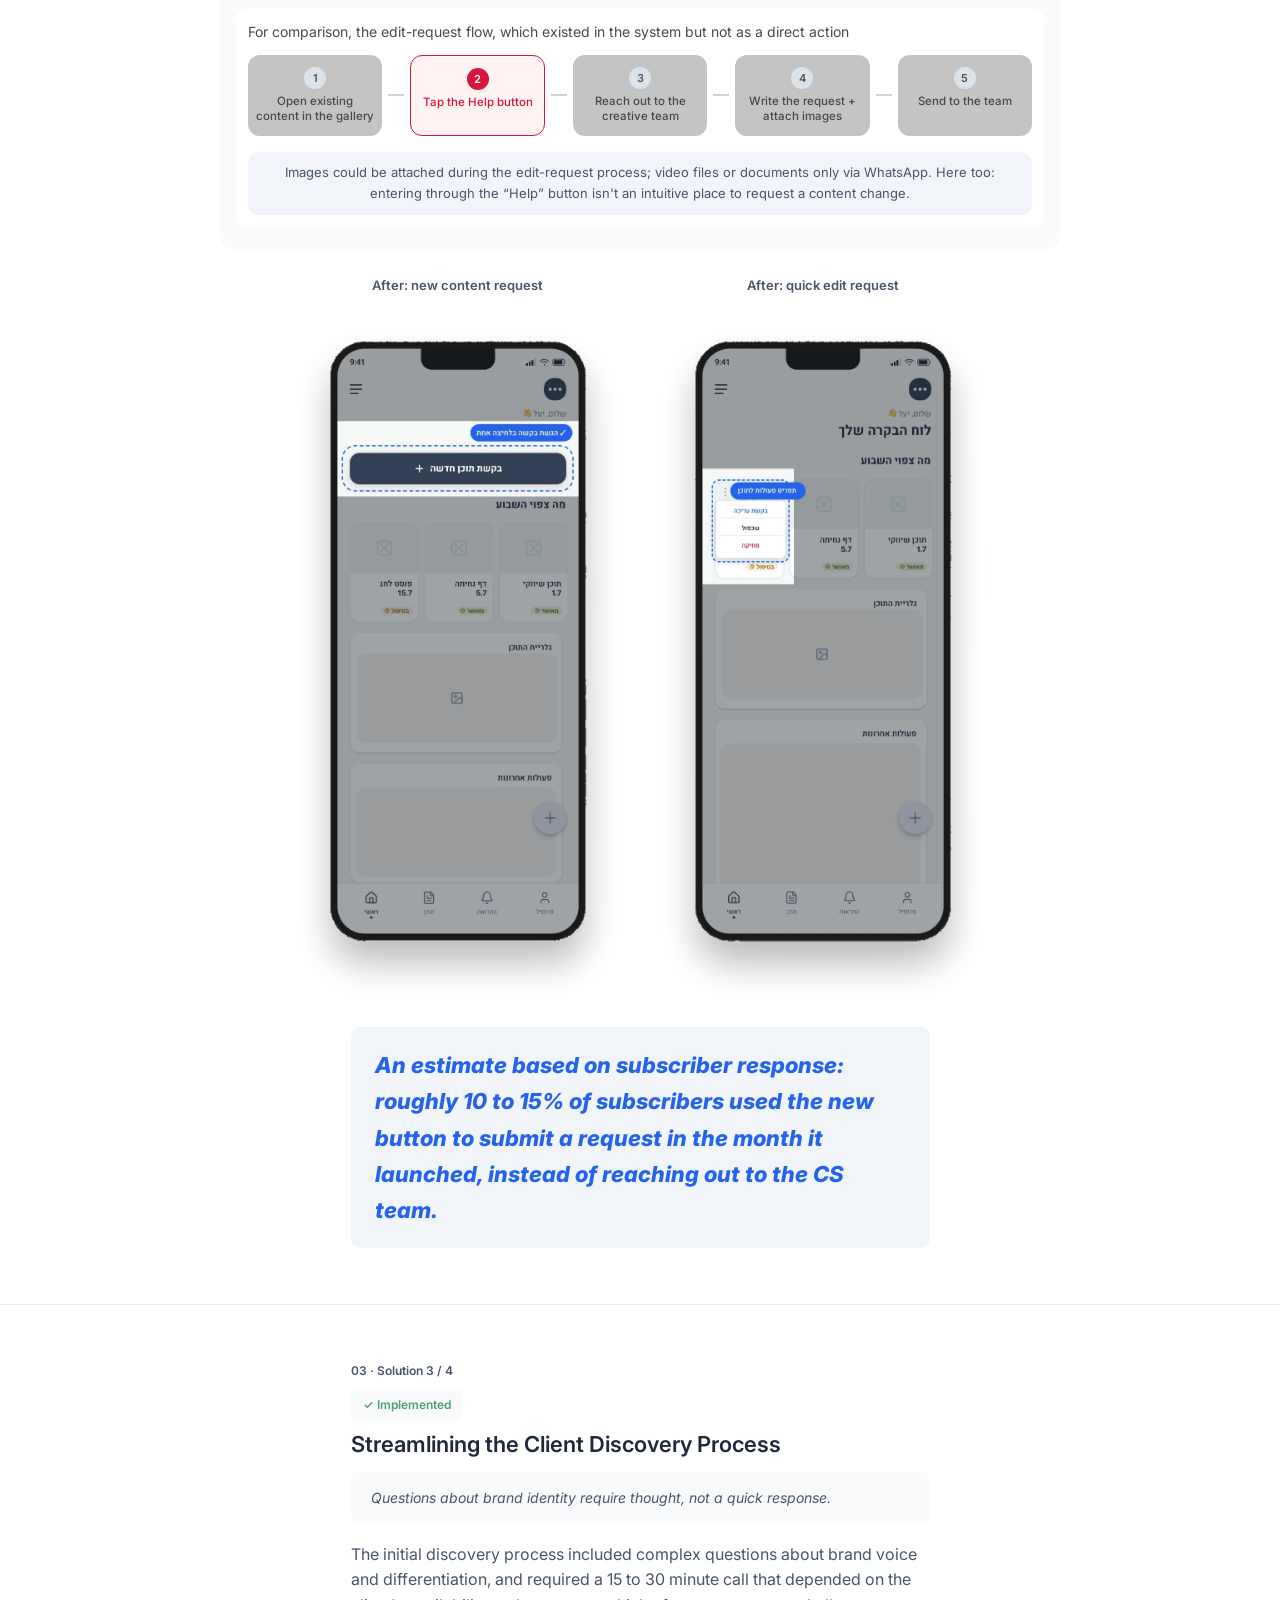
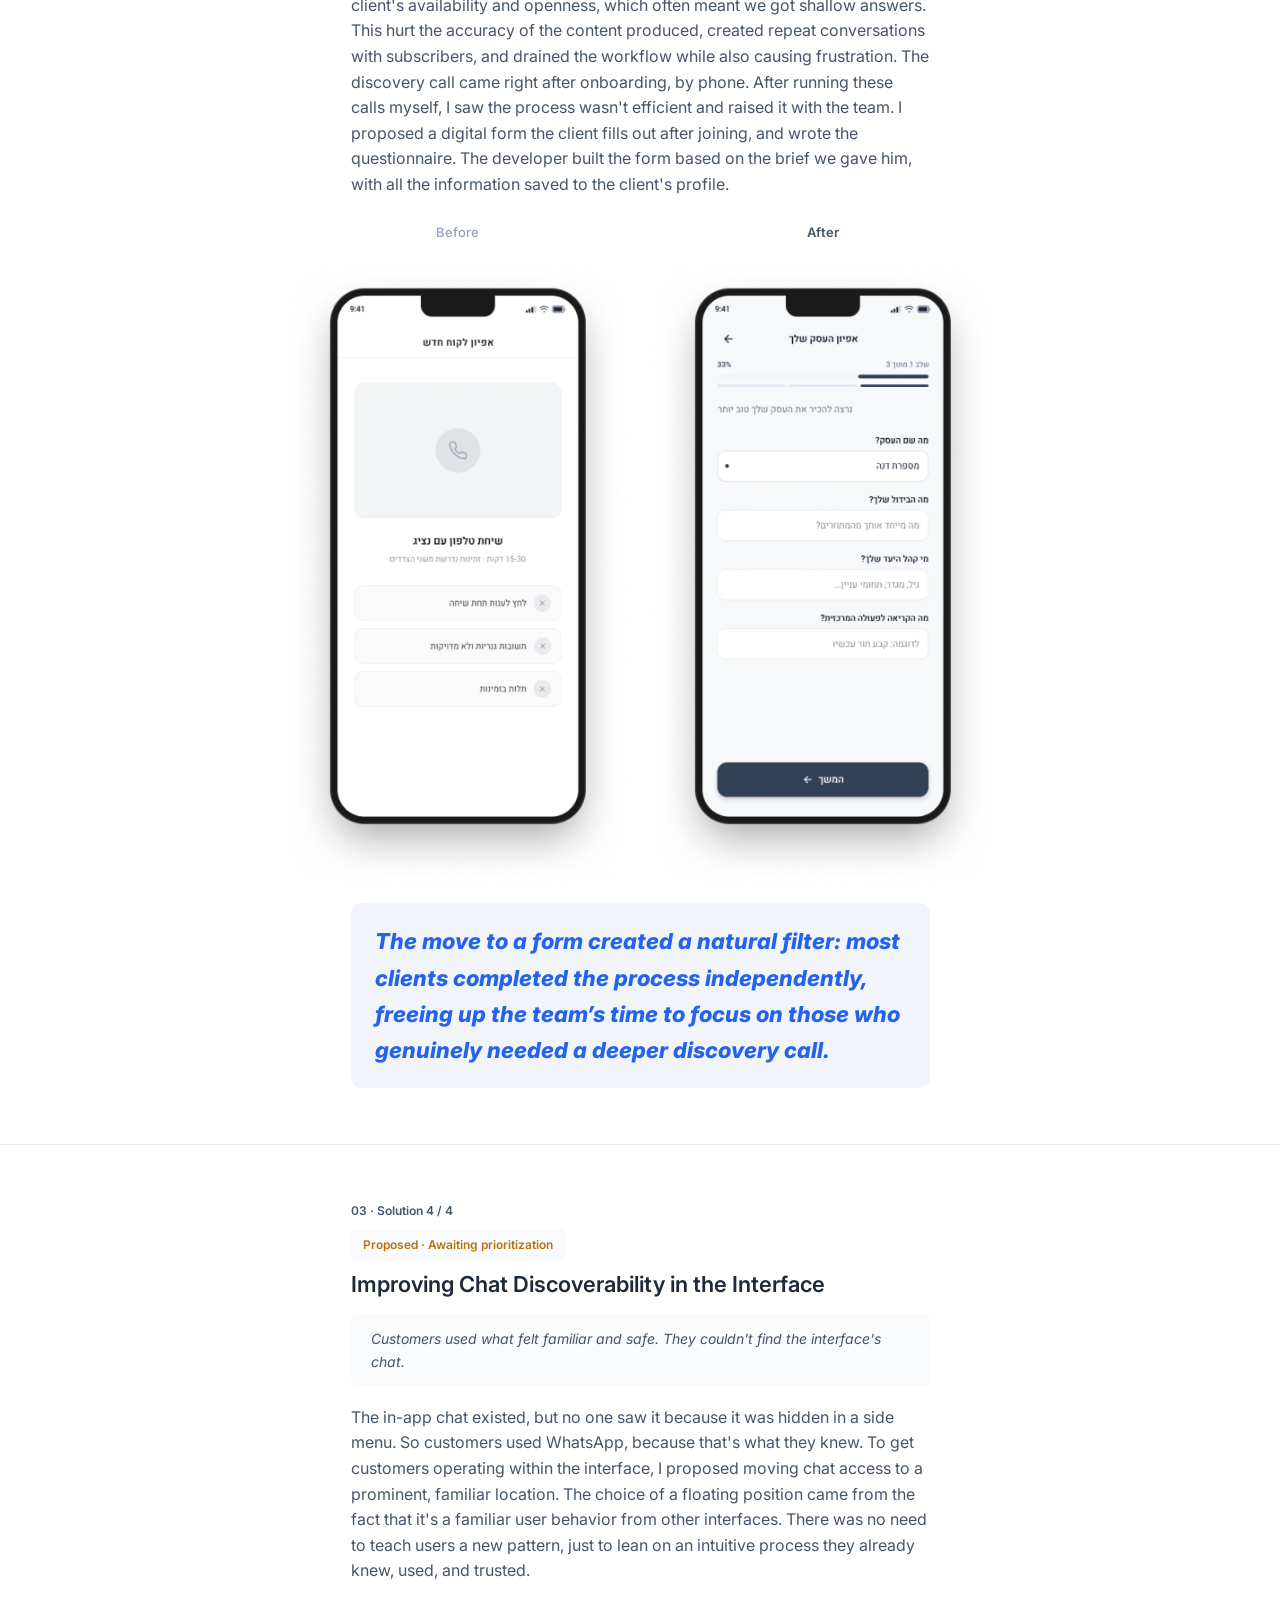
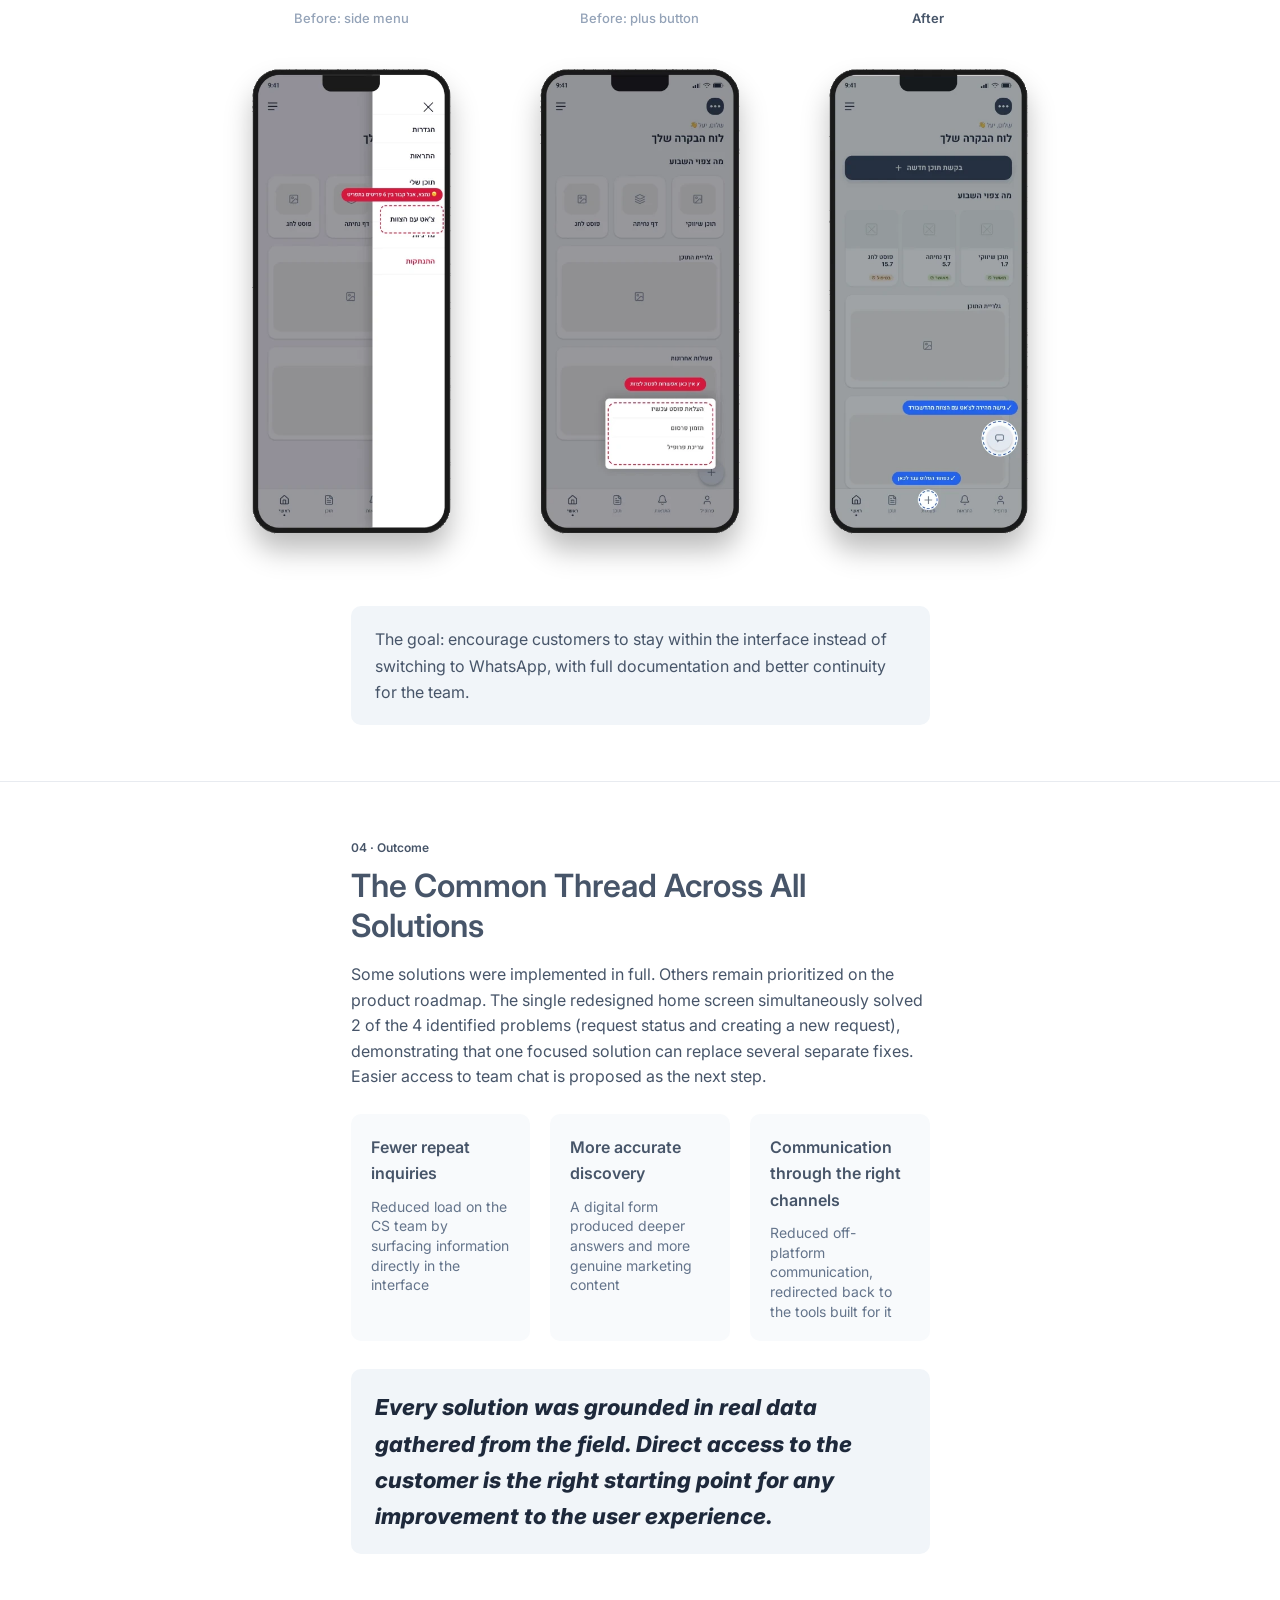
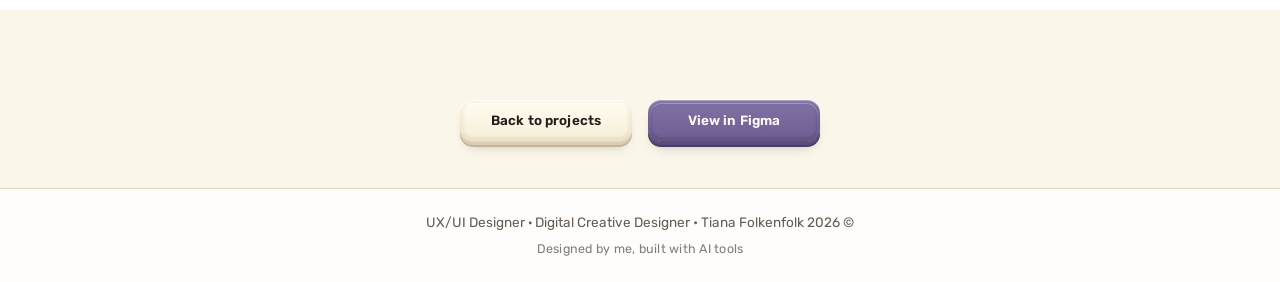
<file: work-b2b.html>
<!DOCTYPE html>
<html lang="en" dir="ltr" class="lang-en">
<head>
<script>(function(){try{if(localStorage.getItem('site-lang-v2')==='he'){var d=document.documentElement;d.lang='he';d.dir='rtl';d.classList.remove('lang-en');}}catch(e){}})();</script>
<!-- Analytics (GA4): production only, see js/analytics.js -->
<script src="js/analytics.js"></script>
<meta charset="UTF-8">
<meta name="viewport" content="width=device-width, initial-scale=1.0">
<title>B2B SaaS Case Study | Tiana Folkenfolk</title>
<meta name="description" content="Identifying friction points in a B2B marketing platform and leading four product solutions.">
<link rel="icon" type="image/png" sizes="32x32" href="assets/favicon-32.png">
<meta property="og:type" content="website">
<meta property="og:site_name" content="Tiana Folkenfolk">
<meta property="og:url" content="https://tianaf-portfolio.vercel.app/work-b2b.html">
<meta property="og:title" content="B2B SaaS Case Study | Tiana Folkenfolk">
<meta property="og:description" content="Identifying friction points in a B2B marketing platform and leading four product solutions.">
<meta property="og:image" content="https://tianaf-portfolio.vercel.app/assets/og-image.png">
<meta property="og:image:width" content="1200">
<meta property="og:image:height" content="630">
<meta property="og:locale" content="en_US">
<meta property="og:locale:alternate" content="he_IL">
<meta name="twitter:card" content="summary_large_image">
<meta name="twitter:title" content="B2B SaaS Case Study | Tiana Folkenfolk">
<meta name="twitter:description" content="Identifying friction points in a B2B marketing platform and leading four product solutions.">
<meta name="twitter:image" content="https://tianaf-portfolio.vercel.app/assets/og-image.png">
<link rel="preconnect" href="https://fonts.googleapis.com">
<link href="https://fonts.googleapis.com/css2?family=Rubik:wght@400;500;600;700&family=Inter:ital,wght@0,400;0,500;0,600;0,700;0,800;1,400;1,600&family=Heebo:wght@500;600&display=swap" rel="stylesheet">
<link rel="stylesheet" href="css/style.css">
<style>
.b2b-case{ background:#fff; color:#475569; font-family:'Inter',sans-serif; }
.b2b-wrap{ max-width:627px; margin:0 auto; padding:0 24px; }
.b2b-wrap.mid{ max-width:627px; }   /* one text column for the whole case: every paragraph starts at the same edge */
/* only the visual blocks (before/after screens, flows) step out wider than the text column, centred on it */
.b2b-wrap.mid .b2b-compare, .b2b-wrap.mid .b2b-flow-card{ margin-inline: calc((100% - min(840px, 100vw - 48px)) / 2); }
.b2b-wrap.wide{ max-width:1180px; }
.b2b-section{ padding:56px 0; }

.b2b-hero{ background:#B0B7BD; padding:64px 24px; }
.b2b-hero .b2b-eyebrow{ color:#1E293B; text-align:left; }
.b2b-hero h1{ color:#1E293B; font-weight:600; font-size:clamp(26px,4vw,44px); line-height:1.25; margin-bottom:16px; }
.b2b-hero p{ color:#334155; font-size:16px; line-height:1.4; margin-bottom:22px; }
.b2b-pills{ display:flex; gap:12px; flex-wrap:wrap; justify-content:center; }
.b2b-pill{ background:#fff; color:#1E293B; font-size:12px; font-weight:500; padding:10px 16px; border-radius:8px; }

.b2b-divider{ height:1px; background:#E8EBF0; }

.b2b-eyebrow{ font-weight:600; font-size:12px; margin-bottom:8px; }
.b2b-h2{ font-weight:600; font-size:clamp(22px,3vw,32px); line-height:1.25; color:#475569; margin-bottom:16px; }
.b2b-body{ font-size:16px; line-height:1.6; color:#475569; }
.b2b-body + .b2b-body{ margin-top:14px; }

.b2b-cards-row{ display:flex; gap:20px; flex-wrap:wrap; justify-content:center; margin-top:24px; }
.b2b-source-card{ flex:1 1 160px; background:#F8FAFC; border-radius:10px; padding:20px; }
.b2b-source-card h4{ font-size:16px; font-weight:600; color:#475569; margin-bottom:12px; }
.b2b-source-card p{ font-size:14px; color:#64748B; line-height:1.4; }

.b2b-problem-list{ display:flex; flex-direction:column; gap:16px; margin:24px 0 0; }
.b2b-problem-row{ display:flex; align-items:center; justify-content:space-between; gap:20px; background:#F8FAFC; border-radius:10px; padding:20px 24px; }
.b2b-problem-row .num{ font-size:24px; font-weight:700; color:#475569; flex:none; }
.b2b-problem-row .txt{ font-size:16px; color:#1E293B; flex:1; }

.b2b-quote{ background:#F1F5F9; border-radius:10px; padding:20px 24px; margin-top:28px; }
.b2b-quote p{ font-style:italic; font-weight:600; font-size:16px; color:#1E293B; }
.b2b-quote.blue p{ color:#2563EB; }
.b2b-quote.big p{ font-size:clamp(17px,2.2vw,22px); font-weight:800; }
/* Hebrew: no slanted text. Emphasis comes from weight and the existing blue instead */
html:not(.lang-en) .b2b-quote p, html:not(.lang-en) .b2b-sol-quote p, html:not(.lang-en) .b2b-summary-head p{ font-style:normal; }
html:not(.lang-en) .b2b-sol-quote p{ font-weight:600; color:#1E293B; }

.b2b-think-label{ color:#475569; margin-bottom:20px; }
.b2b-think-text{ font-size:clamp(16px,2vw,20px); line-height:1.5; color:#475569; margin-bottom:18px; }
.b2b-think-text:last-of-type{ margin-bottom:36px; }
.b2b-sketch{ max-width:340px; margin:0 auto; }

.b2b-img-slot{ background:linear-gradient(135deg,#F8FAFC,#E8EBF0); border-radius:17.5px; display:flex; align-items:center; justify-content:center; color:#94A3B8; font-size:12px; text-align:center; padding:16px; line-height:1.5; }
img.b2b-img-slot{ width:100%; height:100%; object-fit:contain; padding:0; display:block; background:transparent; box-shadow:none; }

.b2b-summary-head{ text-align:center; margin-bottom:32px; }
.b2b-summary-head h2{ font-size:clamp(26px,4vw,40px); font-weight:600; color:#1E293B; margin-bottom:12px; }
.b2b-summary-head p{ font-style:italic; font-size:14px; color:#475569; }
.b2b-summary-legend{ text-align:center; font-size:13px; font-weight:500; color:#64748B; margin:0 0 16px; }
.b2b-summary-legend .lg-ok{ color:#2563EB; font-weight:600; }
.b2b-summary-legend .lg-prop{ color:#B5730D; font-weight:600; }
.b2b-summary-frame{ position:relative; max-width:460px; margin:0 auto 20px; }
.b2b-summary-frame .b2b-img-slot{ aspect-ratio:513/1032; border-radius:15px; }
.b2b-callout-svg{ position:absolute; inset:0; width:100%; height:100%; }
.b2b-summary-badge{ position:absolute; max-width:46%; background:#fff; color:#2563EB; font-family:'Heebo',sans-serif; font-weight:600; font-size:clamp(9.5px,1.6vw,13px); line-height:1.3; padding:5px 9px; border-radius:8px; box-shadow:0 4px 10px rgba(0,0,0,.18); }
@media (max-width:480px){
  .b2b-summary-badge{ max-width:44%; font-size:9.5px; padding:4px 7px; }
}

.b2b-sol-tags{ display:flex; flex-direction:column; align-items:flex-start; gap:10px; margin-bottom:14px; }   /* status pill above the title, so every title starts at the same edge */
.b2b-status-pill{ background:#F8FAFC; color:#4F9E78; font-size:12px; font-weight:600; padding:6px 12px; border-radius:6px; }
.b2b-status-pill.proposed{ color:#B5730D; }
.b2b-h2-sol{ font-weight:600; font-size:clamp(18px,2.2vw,22px); line-height:1.25; color:#1E293B; margin:0; }
.b2b-sol-quote{ background:#F8FAFC; border-radius:8px; padding:14px 20px; margin-bottom:18px; }
.b2b-sol-quote p{ font-style:italic; font-size:14px; color:#475569; }

.b2b-compare{ display:flex; gap:25px; row-gap:36px; flex-wrap:wrap; justify-content:center; margin:24px 0 32px; }
.b2b-compare-col{ flex:1 1 220px; max-width:340px; }
.b2b-compare-col .cap{ text-align:center; font-weight:600; font-size:13px; color:#475569; margin-bottom:8px; }
.b2b-compare-col.muted .cap{ color:#94A3B8; font-weight:500; }
.b2b-compare-col .b2b-img-slot{ aspect-ratio:378.75/712.5; }

.b2b-flow-card{ background:#F8FAFC; border-radius:16px; padding:24px 16px; margin-top:24px; }
.b2b-flow-group{ background:#fff; border-radius:12px; padding:12px; margin-bottom:16px; }
.b2b-flow-group:last-child{ margin-bottom:0; }
.b2b-flow-label{ font-weight:600; font-size:14px; color:#D4183D; margin-bottom:12px; }
.b2b-flow-label.muted{ color:#474A4D; font-weight:400; }
.b2b-flow-row{ display:flex; align-items:stretch; justify-content:center; gap:6px; flex-wrap:wrap; margin-bottom:16px; }
.b2b-flow-step{ flex:1 1 110px; max-width:148px; background:#F8FAFC; border-radius:12px; padding:12px 8px; display:flex; flex-direction:column; align-items:center; gap:5px; text-align:center; }
.b2b-flow-step .dot{ width:22px; height:22px; border-radius:50%; background:#475569; color:#fff; display:flex; align-items:center; justify-content:center; font-size:11px; font-weight:600; flex:none; }
.b2b-flow-step p{ font-size:11.5px; font-weight:500; color:#1E293B; line-height:1.3; }
.b2b-flow-step.hot{ background:#FEF2F2; border:1.25px solid #D4183D; }
.b2b-flow-step.hot .dot{ background:#D4183D; }
.b2b-flow-step.hot p{ color:#D4183D; }
.b2b-flow-step.dim{ background:#C4C4C4; }
.b2b-flow-step.dim .dot{ background:#DBE3EA; color:#564F4F; }
.b2b-flow-step.dim p{ color:#44474C; }
.b2b-flow-connector{ width:16px; align-self:center; height:2px; background:#CBD5E1; flex:none; }
.b2b-flow-note{ background:#F1F5F9; border-radius:10px; padding:10px 20px; text-align:center; font-size:13px; color:#475569; margin-bottom:0; }

.b2b-footnote{ font-size:12px; color:#020202; margin-top:12px; }

.b2b-stats-row{ display:flex; gap:20px; flex-wrap:wrap; justify-content:center; margin:24px 0; }
.b2b-stat-card{ flex:1 1 160px; background:#F8FAFC; border-radius:10px; padding:20px; }
.b2b-stat-card h4{ font-size:16px; font-weight:600; color:#475569; margin-bottom:10px; }
.b2b-stat-card p{ font-size:14px; color:#64748B; line-height:1.4; }

@media (max-width:760px){
  .b2b-hero{ padding:44px 20px; }
  .b2b-flow-connector{ display:none; }
}
</style>
</head>
<body data-page="workB2b">

<header class="site-header">
  <nav class="nav">
    <ul class="nav-links">
      <li><a href="index.html#work" data-i18n="nav-home">Projects</a></li>
      <li><a href="about.html" data-i18n="nav-about">About Me</a></li>
      <li><a href="contact.html" data-i18n="nav-contact">Let's Talk</a></li>
      <li><a href="assets/tiana-folkenfolk-cv-en.pdf" target="_blank" rel="noopener" class="nav-cv-btn" data-i18n="nav-cv">Resume</a></li>
      <li><button class="lang-toggle" type="button" aria-label="עבור לעברית">עב</button></li>
    </ul>
    <a class="brand logo-lockup" href="index.html" data-i18n-aria="brand-aria" aria-label="Tiana Folkenfolk">
      <img class="logo-mark" src="assets/logo-tf.png" alt="" aria-hidden="true">
    </a>
    <button class="menu-toggle" data-i18n-aria="menu-toggle-aria" aria-label="Open menu">&#9776;</button>
  </nav>
  <div class="mobile-menu">
    <a href="index.html#work" data-i18n="nav-home">Projects</a>
    <a href="about.html" data-i18n="nav-about">About Me</a>
    <a href="contact.html" data-i18n="nav-contact">Let's Talk</a>
    <a href="assets/tiana-folkenfolk-cv-en.pdf" target="_blank" rel="noopener" class="nav-cv-btn" data-i18n="nav-cv">Resume</a>
    <button class="lang-toggle lang-toggle--mobile" type="button" aria-label="עבור לעברית">עב</button>
  </div>
</header>

<main>
  <div class="b2b-case">

    <div class="b2b-hero">
      <div class="b2b-wrap">
        <h1 data-i18n="b2b-hero-h1">An Interface That Didn’t Speak the User’s Language</h1>
        <p data-i18n="b2b-hero-p">Identifying friction points in a B2B marketing platform</p>
        <div class="b2b-pills">
          <span class="b2b-pill">Web App · Mobile</span>
          <span class="b2b-pill">UX Research · Product Improvements</span>
        </div>
        <div class="b2b-footnote" style="margin-top:18px;" data-i18n="b2b-disclaimer-top">This project was carried out in a real, live work environment. The screens shown here are recreated for illustration.</div>
        <div class="b2b-footnote" style="margin-top:6px;" data-i18n="rtl-note">Designed in Hebrew (RTL). Screens are shown in the original language.</div>
      </div>
    </div>

    <div class="b2b-divider"></div>

    <section class="b2b-section">
      <div class="b2b-wrap">
        <div class="b2b-eyebrow" style="color:#475569;" data-i18n="b2b-eyebrow-01">01 · Context</div>
        <h2 class="b2b-h2" data-i18n="b2b-h2-01">My Role</h2>
        <p class="b2b-body" data-i18n="b2b-body-01">At a B2B startup, I worked across both Digital Creative and Customer Success. On the CS side, that meant day-to-day work with the platform on behalf of subscribers: helping with the interface, running usage walkthroughs, onboarding new subscribers, and more. The technical build itself was handled by the development team. I analyzed customer calls, support tickets, and live onboarding sessions to surface friction points among small and medium business owners. Alongside this, I also created visual content for businesses across different industries, from beauty and self-care to doctors, coaches and therapists, lawyers, and more, content built for digital platforms, including posts, landing pages, and brand websites. This case study focuses on the pain points and solutions that stood out most in subscribers' everyday use of the system.</p>
        <div class="b2b-cards-row">
          <div class="b2b-source-card">
            <h4 data-i18n="b2b-card1-title">Discovery calls</h4>
            <p data-i18n="b2b-card1-desc">Calls with new clients about their business and audience, to understand which messages would work for them</p>
          </div>
          <div class="b2b-source-card">
            <h4 data-i18n="b2b-card2-title">Live onboarding sessions</h4>
            <p data-i18n="b2b-card2-desc">Revealed in real time exactly where customers were getting stuck</p>
          </div>
          <div class="b2b-source-card">
            <h4 data-i18n="b2b-card3-title">Inbound requests</h4>
            <p data-i18n="b2b-card3-desc">Revealed recurring patterns: the same questions, the same frustrations</p>
          </div>
        </div>
      </div>
    </section>

    <div class="b2b-divider"></div>

    <section class="b2b-section">
      <div class="b2b-wrap">
        <div class="b2b-eyebrow" style="color:#475569;" data-i18n="b2b-eyebrow-02">02 · The Problem</div>
        <h2 class="b2b-h2" data-i18n="b2b-h2-02">Customers Were Bypassing the System</h2>
        <div class="b2b-problem-list">
          <div class="b2b-problem-row"><div class="num">01</div><div class="txt" data-i18n="b2b-problem-1">Didn't know the status of their content request to the creative team</div></div>
          <div class="b2b-problem-row"><div class="num">02</div><div class="txt" data-i18n="b2b-problem-2">Had no way to submit a new content request through the interface</div></div>
          <div class="b2b-problem-row"><div class="num">03</div><div class="txt" data-i18n="b2b-problem-3">Couldn't answer in depth during the real-time discovery call</div></div>
          <div class="b2b-problem-row"><div class="num">04</div><div class="txt" data-i18n="b2b-problem-4">Didn't know how to communicate with the team through the in-app chat</div></div>
        </div>
        <div class="b2b-quote">
          <p data-i18n="b2b-quote-02">Instead of using the platform, they bypassed it, creating unnecessary load on the team and hurting the user experience.</p>
        </div>
      </div>
    </section>

    <div class="b2b-divider"></div>

    <section class="b2b-section">
      <div class="b2b-wrap mid" style="text-align:left;">
        <div class="b2b-eyebrow b2b-think-label" style="text-align:start;" data-i18n="b2b-think-label">Thought Process</div>
        <p class="b2b-think-text" style="text-align:start;" data-i18n="b2b-think-1">In a fast-paced startup environment, I chose a lightweight, real-data-driven approach over a formal user journey mapping process or polished wireframes. I identified recurring patterns directly from customer calls and inquiries, and drafted a solution direction in writing, with annotated screenshots.</p>
        <p class="b2b-think-text" style="text-align:start;" data-i18n="b2b-think-2">The guiding logic stayed consistent across every solution. In most cases, customers weren't bypassing the system because they preferred other tools. They did it because the system didn't give them a visible or accessible enough answer. So every solution was first tested against this question: does it keep the customer inside the interface, instead of pushing them out of it.</p>
        <p class="b2b-think-text" style="text-align:start;" data-i18n="b2b-think-3">Decisions also kept evolving based on real user response. The content-request button, for example, was tested with subscribers after it launched. It was clearly a better direction, but the feedback showed the process was still too long, so it is planned to be shortened into a simpler flow.</p>
        <p class="b2b-think-text" style="text-align:start;" data-i18n="b2b-think-4">Each solution was handled independently, based on the situation at the time, rather than planned upfront as one unified initiative, but all of them stemmed from the same working hypothesis.</p>
      </div>
    </section>

    <div class="b2b-divider"></div>
    <div class="b2b-divider"></div>
    <div class="b2b-divider"></div>

    <section class="b2b-section">
      <div class="b2b-wrap wide">
        <div class="b2b-summary-head">
          <h2 data-i18n="b2b-summary-h2">All the Changes at a Glance</h2>
          <p data-i18n="b2b-summary-p">A summary of the home-screen changes. Scroll down for the full breakdown of each solution.</p>
        </div>
        <p class="b2b-summary-legend" data-i18n="b2b-summary-legend"><span class="lg-ok">✓ Implemented</span> · <span class="lg-prop">○ Proposed</span></p>
        <div class="b2b-summary-frame">
          <img class="b2b-img-slot" src="assets/b2b-summary-home.webp" alt="Full home screen of the platform" data-i18n-alt="b2b-summary-img-alt">
          <svg class="b2b-callout-svg" viewBox="0 0 513 1032" preserveAspectRatio="none" aria-hidden="true">
            <defs>
              <marker id="b2bArrowBlue" markerWidth="7" markerHeight="7" refX="3.2" refY="3.5" orient="auto">
                <path d="M0,0 L7,3.5 L0,7 Z" fill="#2563EB"/>
              </marker>
              <marker id="b2bArrowGold" markerWidth="7" markerHeight="7" refX="3.2" refY="3.5" orient="auto">
                <path d="M0,0 L7,3.5 L0,7 Z" fill="#B5730D"/>
              </marker>
            </defs>
            <path d="M333,95 Q290,150 258,220" fill="none" stroke="#2563EB" stroke-width="2.5" marker-end="url(#b2bArrowBlue)"/>
            <path d="M428,122 Q444,215 402,304" fill="none" stroke="#2563EB" stroke-width="2.5" marker-end="url(#b2bArrowBlue)"/>
            <path d="M150,435 Q125,385 106,338" fill="none" stroke="#2563EB" stroke-width="2.5" marker-end="url(#b2bArrowBlue)"/>
            <path d="M160,918 Q210,895 254,872" fill="none" stroke="#B5730D" stroke-width="2.5" marker-end="url(#b2bArrowGold)"/>
            <path d="M345,690 Q372,720 393,747" fill="none" stroke="#B5730D" stroke-width="2.5" marker-end="url(#b2bArrowGold)"/>
          </svg>
          <span class="b2b-summary-badge" style="right:4%; top:3%;" data-i18n="b2b-badge-1">✓ Submit a request in one click</span>
          <span class="b2b-summary-badge" style="right:2%; top:7.4%;" data-i18n="b2b-badge-2">✓ Status visible on every card</span>
          <span class="b2b-summary-badge" style="left:2%; top:41%;" data-i18n="b2b-badge-3">✓ Submit an edit request from the content card</span>
          <span class="b2b-summary-badge" style="left:2%; top:87%; color:#B5730D;" data-i18n="b2b-badge-4">○ Plus button moved here</span>
          <span class="b2b-summary-badge" style="right:2%; top:63%; color:#B5730D;" data-i18n="b2b-badge-5">○ Quick access to team chat from the dashboard</span>
        </div>
      </div>
    </section>

    <section class="b2b-section">
      <div class="b2b-wrap mid">
        <div class="b2b-eyebrow" style="color:#475569;" data-i18n="b2b-eyebrow-sol1">03 · Solution 1 / 4</div>
        <div class="b2b-sol-tags">
          <span class="b2b-status-pill" data-i18n="b2b-status-implemented">✓ Implemented</span>
          <h2 class="b2b-h2-sol" data-i18n="b2b-sol1-h2">Streamlining Content Request Tracking</h2>
        </div>
        <div class="b2b-sol-quote"><p data-i18n="b2b-sol1-quote">The system didn't show a status, so customers had no way of knowing what was happening with their request.</p></div>
        <p class="b2b-body" data-i18n="b2b-sol1-body">Customers had no visibility into what was happening with the request they'd submitted to the creative team, and this lack of transparency created anxiety and repeat inquiries to the CS team. I proposed adding a clear status view directly in the interface, like Wolt, where you always know where your order is. I defined the statuses: Received, In progress, Awaiting approval, Ready to publish, and Revision 1 when the client asked for changes. The development team built it.</p>
        <div class="b2b-compare">
          <div class="b2b-compare-col muted"><div class="cap" data-i18n="b2b-cap-before">Before</div><img class="b2b-img-slot" style="aspect-ratio:758/1423;" src="assets/b2b-sol1-before.webp" alt="Before screen: streamlining content request tracking" data-i18n-alt="b2b-sol1-before-alt"></div>
          <div class="b2b-compare-col"><div class="cap" data-i18n="b2b-cap-after">After</div><img class="b2b-img-slot" style="aspect-ratio:758/1423;" src="assets/b2b-sol1-after.webp" alt="After screen: streamlining content request tracking" data-i18n-alt="b2b-sol1-after-alt"></div>
        </div>
        <div class="b2b-quote blue big"><p data-i18n="b2b-sol1-stat">An estimate: repeat inquiries about request status dropped by roughly 20% after implementation.</p></div>
      </div>
    </section>

    <div class="b2b-divider"></div>

    <section class="b2b-section">
      <div class="b2b-wrap mid">
        <div class="b2b-eyebrow" style="color:#475569;" data-i18n="b2b-eyebrow-sol2">03 · Solution 2 / 4</div>
        <div class="b2b-sol-tags">
          <span class="b2b-status-pill" data-i18n="b2b-status-implemented">✓ Implemented</span>
          <h2 class="b2b-h2-sol" data-i18n="b2b-sol2-h2">Improving How Content Requests Are Submitted</h2>
        </div>
        <div class="b2b-sol-quote"><p data-i18n="b2b-sol2-quote">When the path to an action is too long, the user gives up.</p></div>
        <p class="b2b-body" data-i18n="b2b-sol2-body1"><strong style="color:#D4183D;">The problem:</strong> There was no way to submit a new request through the interface, only an edit request for existing content selected from the gallery. Subscribers who wanted something entirely new reached out over WhatsApp. This added an unnecessary step before the request reached the creative team, and created a heavy load on the CS team. When our team mapped the inquiries, we found that roughly 40% were requests like these.</p>
        <p class="b2b-body" data-i18n="b2b-sol2-body2"><strong style="color:#4F9E78;">The solution:</strong> I proposed a prominent primary button on the dashboard for submitting a content request digitally and independently, and pushed for this action to stand out clearly in the hierarchy. Subscribers could now do it on their own, which made them more self-sufficient and freed up the team's time for other work. I also proposed a quick option to submit an edit request directly from the content itself, instead of through the unintuitive "Help" button, which also cut down on the related inquiries that used to go through WhatsApp.</p>
        <p class="b2b-body" data-i18n="b2b-sol2-body3"><strong style="color:#B5730D;">Next up:</strong> Following feedback from subscribers that the process is too long and cumbersome, it will be streamlined into a simpler, shorter flow.</p>

        <div class="b2b-flow-card">
          <div class="b2b-flow-group">
            <div class="b2b-flow-label" data-i18n="b2b-flow-label-new">New content request flow, previously missing from the interface</div>
            <div class="b2b-flow-row">
              <div class="b2b-flow-step"><div class="dot">1</div><p data-i18n="b2b-flow-new-1">Request for entirely new content</p></div>
              <div class="b2b-flow-connector"></div>
              <div class="b2b-flow-step hot"><div class="dot">2</div><p data-i18n="b2b-flow-new-2">The interface only had "Edit" for existing gallery content</p></div>
              <div class="b2b-flow-connector"></div>
              <div class="b2b-flow-step hot"><div class="dot">3</div><p data-i18n="b2b-flow-new-3">Reach out on WhatsApp</p></div>
              <div class="b2b-flow-connector"></div>
              <div class="b2b-flow-step hot"><div class="dot">4</div><p data-i18n="b2b-flow-new-4">CS routes the inquiry onward</p></div>
              <div class="b2b-flow-connector"></div>
              <div class="b2b-flow-step"><div class="dot">5</div><p data-i18n="b2b-flow-new-5">Handed off to the creative team</p></div>
            </div>
            <div class="b2b-flow-note" data-i18n="b2b-flow-note-new">Roughly 40% of inbound inquiries went through this flow</div>
          </div>

          <div class="b2b-flow-group">
            <div class="b2b-flow-label muted" data-i18n="b2b-flow-label-edit">For comparison, the edit-request flow, which existed in the system but not as a direct action</div>
            <div class="b2b-flow-row">
              <div class="b2b-flow-step dim"><div class="dot">1</div><p data-i18n="b2b-flow-edit-1">Open existing content in the gallery</p></div>
              <div class="b2b-flow-connector"></div>
              <div class="b2b-flow-step hot"><div class="dot">2</div><p data-i18n="b2b-flow-edit-2">Tap the Help button</p></div>
              <div class="b2b-flow-connector"></div>
              <div class="b2b-flow-step dim"><div class="dot">3</div><p data-i18n="b2b-flow-edit-3">Reach out to the creative team</p></div>
              <div class="b2b-flow-connector"></div>
              <div class="b2b-flow-step dim"><div class="dot">4</div><p data-i18n="b2b-flow-edit-4">Write the request + attach images</p></div>
              <div class="b2b-flow-connector"></div>
              <div class="b2b-flow-step dim"><div class="dot">5</div><p data-i18n="b2b-flow-edit-5">Send to the team</p></div>
            </div>
            <div class="b2b-flow-note" data-i18n="b2b-flow-note-edit">Images could be attached during the edit-request process; video files or documents only via WhatsApp. Here too: entering through the “Help” button isn't an intuitive place to request a content change.</div>
          </div>
        </div>

        <div class="b2b-compare" style="margin-top:24px;">
          <div class="b2b-compare-col"><div class="cap" data-i18n="b2b-sol2-cap1">After: new content request</div><img class="b2b-img-slot" style="aspect-ratio:815/1656;" src="assets/b2b-sol2-after-newcontent.webp" alt="After screen: new content request" data-i18n-alt="b2b-sol2-alt1"></div>
          <div class="b2b-compare-col"><div class="cap" data-i18n="b2b-sol2-cap2">After: quick edit request</div><img class="b2b-img-slot" style="aspect-ratio:815/1656;" src="assets/b2b-sol2-after-quickedit.webp" alt="After screen: quick edit request" data-i18n-alt="b2b-sol2-alt2"></div>
        </div>
        <div class="b2b-quote blue big"><p data-i18n="b2b-sol2-stat">An estimate based on subscriber response: roughly 10 to 15% of subscribers used the new button to submit a request in the month it launched, instead of reaching out to the CS team.</p></div>
      </div>
    </section>

    <div class="b2b-divider"></div>

    <section class="b2b-section">
      <div class="b2b-wrap mid">
        <div class="b2b-eyebrow" style="color:#475569;" data-i18n="b2b-eyebrow-sol3">03 · Solution 3 / 4</div>
        <div class="b2b-sol-tags">
          <span class="b2b-status-pill" data-i18n="b2b-status-implemented">✓ Implemented</span>
          <h2 class="b2b-h2-sol" data-i18n="b2b-sol3-h2">Streamlining the Client Discovery Process</h2>
        </div>
        <div class="b2b-sol-quote"><p data-i18n="b2b-sol3-quote">Questions about brand identity require thought, not a quick response.</p></div>
        <p class="b2b-body" data-i18n="b2b-sol3-body">The initial discovery process included complex questions about brand voice and differentiation, and required a 15 to 30 minute call that depended on the client's availability and openness, which often meant we got shallow answers. This hurt the accuracy of the content produced, created repeat conversations with subscribers, and drained the workflow while also causing frustration. The discovery call came right after onboarding, by phone. After running these calls myself, I saw the process wasn't efficient and raised it with the team. I proposed a digital form the client fills out after joining, and wrote the questionnaire. The developer built the form based on the brief we gave him, with all the information saved to the client's profile.</p>
        <div class="b2b-compare">
          <div class="b2b-compare-col muted"><div class="cap" data-i18n="b2b-cap-before">Before</div><img class="b2b-img-slot" style="aspect-ratio:758/1383;" src="assets/b2b-sol3-before.webp" alt="Before screen: streamlining the client discovery process" data-i18n-alt="b2b-sol3-alt-before"></div>
          <div class="b2b-compare-col"><div class="cap" data-i18n="b2b-cap-after">After</div><img class="b2b-img-slot" style="aspect-ratio:758/1383;" src="assets/b2b-sol3-after.webp" alt="After screen: streamlining the client discovery process" data-i18n-alt="b2b-sol3-alt-after"></div>
        </div>
        <div class="b2b-quote blue big"><p data-i18n="b2b-sol3-stat">The move to a form created a natural filter: most clients completed the process independently, freeing up the team’s time to focus on those who genuinely needed a deeper discovery call.</p></div>
      </div>
    </section>

    <div class="b2b-divider"></div>

    <section class="b2b-section">
      <div class="b2b-wrap mid">
        <div class="b2b-eyebrow" style="color:#475569;" data-i18n="b2b-eyebrow-sol4">03 · Solution 4 / 4</div>
        <div class="b2b-sol-tags">
          <span class="b2b-status-pill proposed" data-i18n="b2b-status-proposed">Proposed · Awaiting prioritization</span>
          <h2 class="b2b-h2-sol" data-i18n="b2b-sol4-h2">Improving Chat Discoverability in the Interface</h2>
        </div>
        <div class="b2b-sol-quote"><p data-i18n="b2b-sol4-quote">Customers used what felt familiar and safe. They couldn't find the interface's chat.</p></div>
        <p class="b2b-body" data-i18n="b2b-sol4-body">The in-app chat existed, but no one saw it because it was hidden in a side menu. So customers used WhatsApp, because that's what they knew. To get customers operating within the interface, I proposed moving chat access to a prominent, familiar location. The choice of a floating position came from the fact that it's a familiar user behavior from other interfaces. There was no need to teach users a new pattern, just to lean on an intuitive process they already knew, used, and trusted.</p>
        <div class="b2b-compare">
          <div class="b2b-compare-col muted"><div class="cap" data-i18n="b2b-sol4-cap1">Before: side menu</div><img class="b2b-img-slot" style="aspect-ratio:467/952;" src="assets/b2b-sol4-before-sidemenu.webp" alt="The chat, hidden in the side menu" data-i18n-alt="b2b-sol4-alt1"></div>
          <div class="b2b-compare-col muted"><div class="cap" data-i18n="b2b-sol4-cap2">Before: plus button</div><img class="b2b-img-slot" style="aspect-ratio:467/952;" src="assets/b2b-sol4-before-plus.webp" alt="The existing path via the plus button" data-i18n-alt="b2b-sol4-alt2"></div>
          <div class="b2b-compare-col"><div class="cap" data-i18n="b2b-cap-after">After</div><img class="b2b-img-slot" style="aspect-ratio:467/952;" src="assets/b2b-sol4-after.webp" alt="New floating position for chat" data-i18n-alt="b2b-sol4-alt3"></div>
        </div>
        <div class="b2b-quote"><p style="color:#475569; font-style:normal; font-weight:400;" data-i18n="b2b-sol4-goal">The goal: encourage customers to stay within the interface instead of switching to WhatsApp, with full documentation and better continuity for the team.</p></div>
      </div>
    </section>

    <div class="b2b-divider"></div>

    <section class="b2b-section">
      <div class="b2b-wrap">
        <div class="b2b-eyebrow" style="color:#475569;" data-i18n="b2b-eyebrow-04">04 · Outcome</div>
        <h2 class="b2b-h2" data-i18n="b2b-h2-04">The Common Thread Across All Solutions</h2>
        <p class="b2b-body" data-i18n="b2b-body-04">Some solutions were implemented in full. Others remain prioritized on the product roadmap. The single redesigned home screen simultaneously solved 2 of the 4 identified problems (request status and creating a new request), demonstrating that one focused solution can replace several separate fixes. Easier access to team chat is proposed as the next step.</p>
        <div class="b2b-stats-row">
          <div class="b2b-stat-card"><h4 data-i18n="b2b-stat1-title">Fewer repeat inquiries</h4><p data-i18n="b2b-stat1-desc">Reduced load on the CS team by surfacing information directly in the interface</p></div>
          <div class="b2b-stat-card"><h4 data-i18n="b2b-stat2-title">More accurate discovery</h4><p data-i18n="b2b-stat2-desc">A digital form produced deeper answers and more genuine marketing content</p></div>
          <div class="b2b-stat-card"><h4 data-i18n="b2b-stat3-title">Communication through the right channels</h4><p data-i18n="b2b-stat3-desc">Reduced off-platform communication, redirected back to the tools built for it</p></div>
        </div>
        <div class="b2b-quote big"><p data-i18n="b2b-quote-04">Every solution was grounded in real data gathered from the field. Direct access to the customer is the right starting point for any improvement to the user experience.</p></div>
      </div>
    </section>

  </div>

  <section class="case-bottom-cta">
    <div class="wrap case-bottom-buttons">
      <a href="index.html#work" class="btn keycap keycap--cream" data-i18n="case-back-all">Back to projects</a>
      <a href="https://www.figma.com/design/Nw5uc38gAZYAv5YkaHJZHD?node-id=4-3" target="_blank" rel="noopener" class="btn keycap keycap--purple" data-i18n="case-full-project">View in Figma</a>
    </div>
  </section>
</main>

<footer>
  <div class="wrap" data-i18n="footer-text">UX/UI Designer · Digital Creative Designer • Tiana Folkenfolk 2026 ©</div>
  <div class="wrap footer-credit" data-i18n="footer-credit">Designed by me, built with AI tools</div>
</footer>

<script src="js/i18n-data.js"></script>
<script src="js/i18n.js"></script>
<script src="js/main.js"></script>
</body>
</html>
</file>
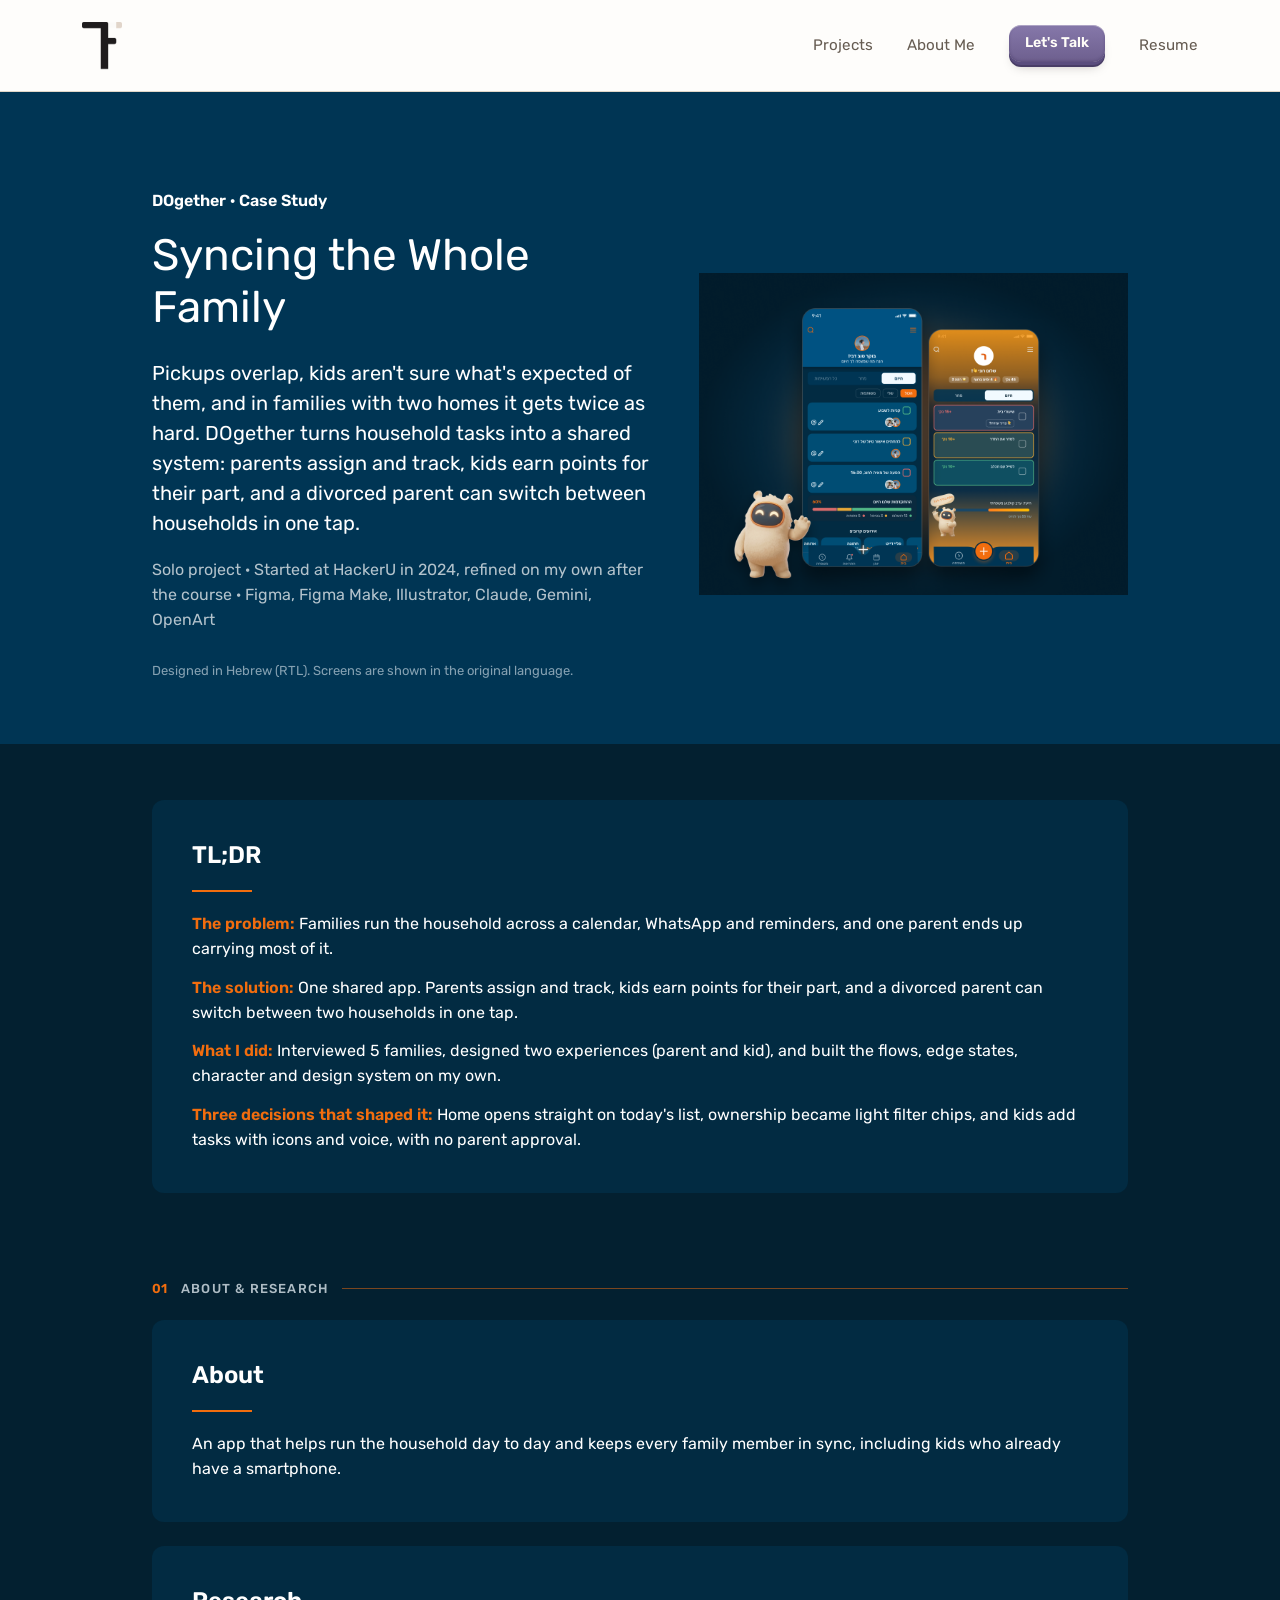
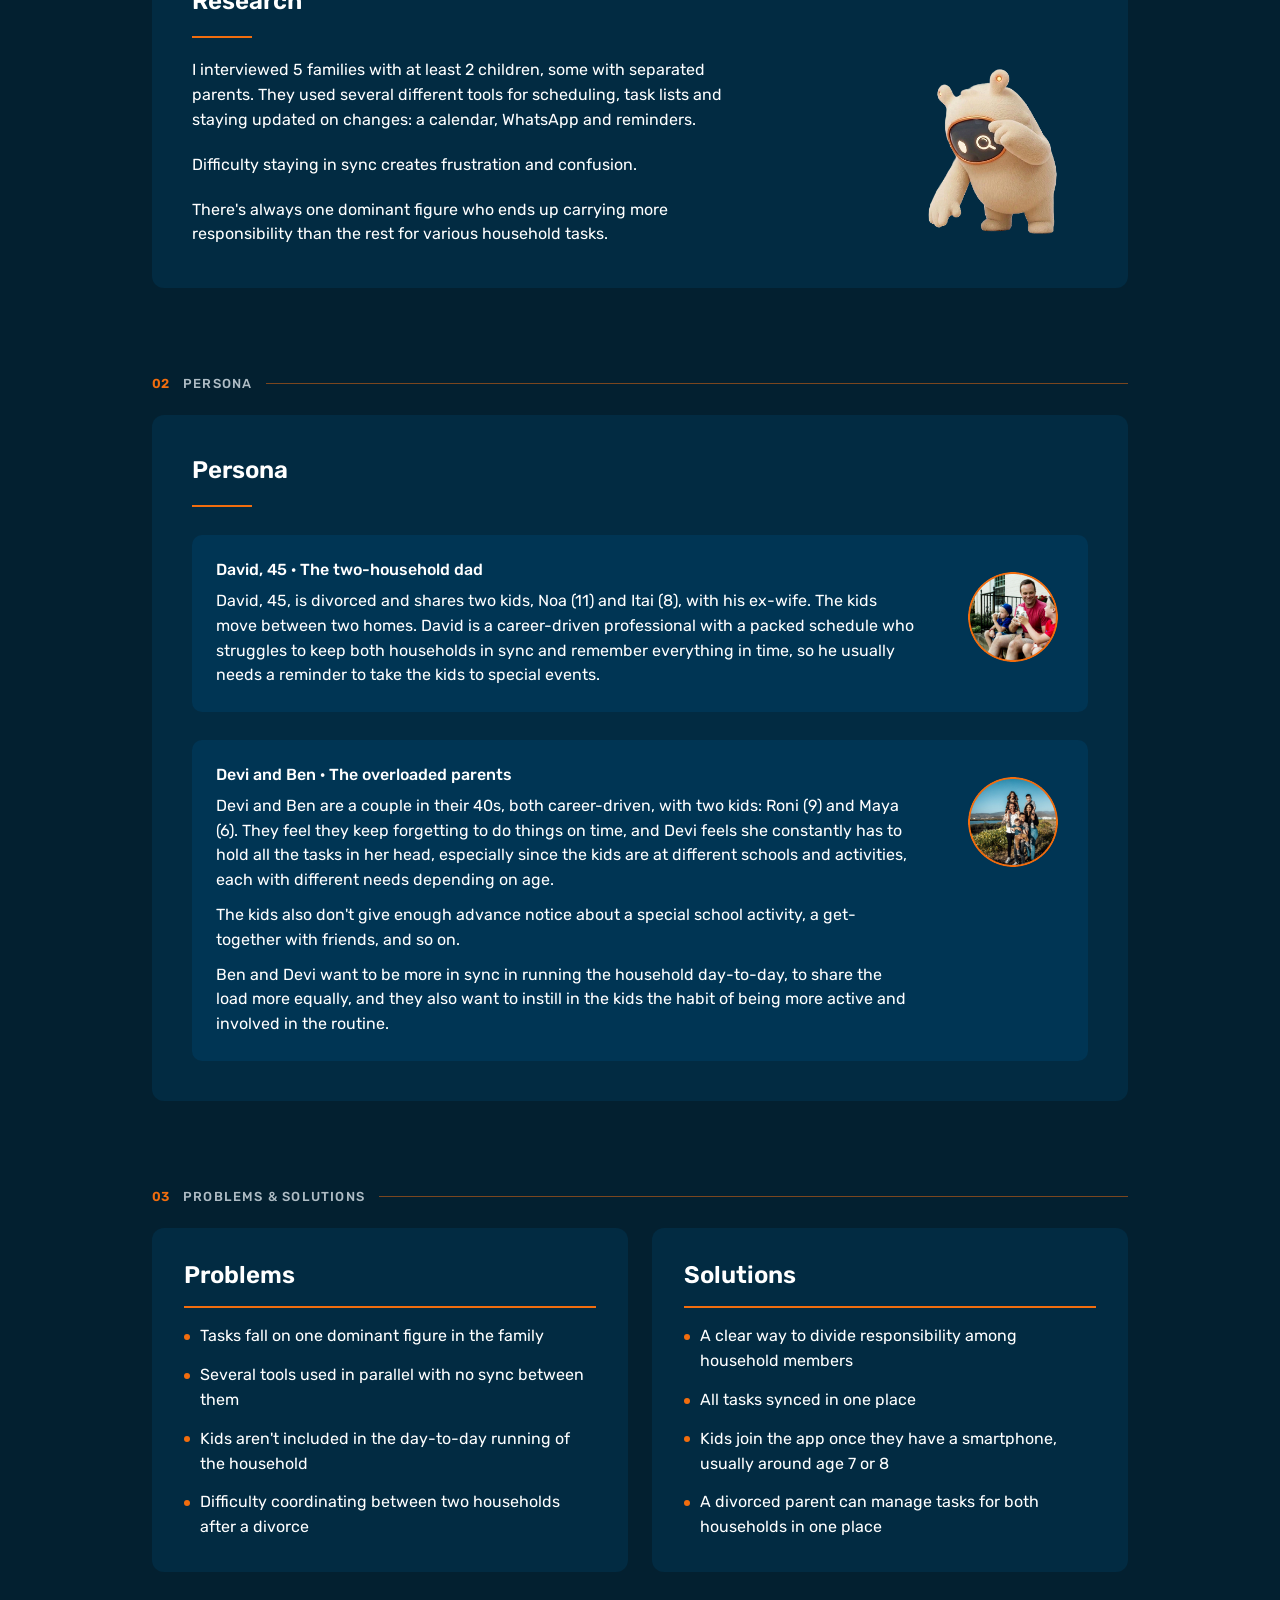
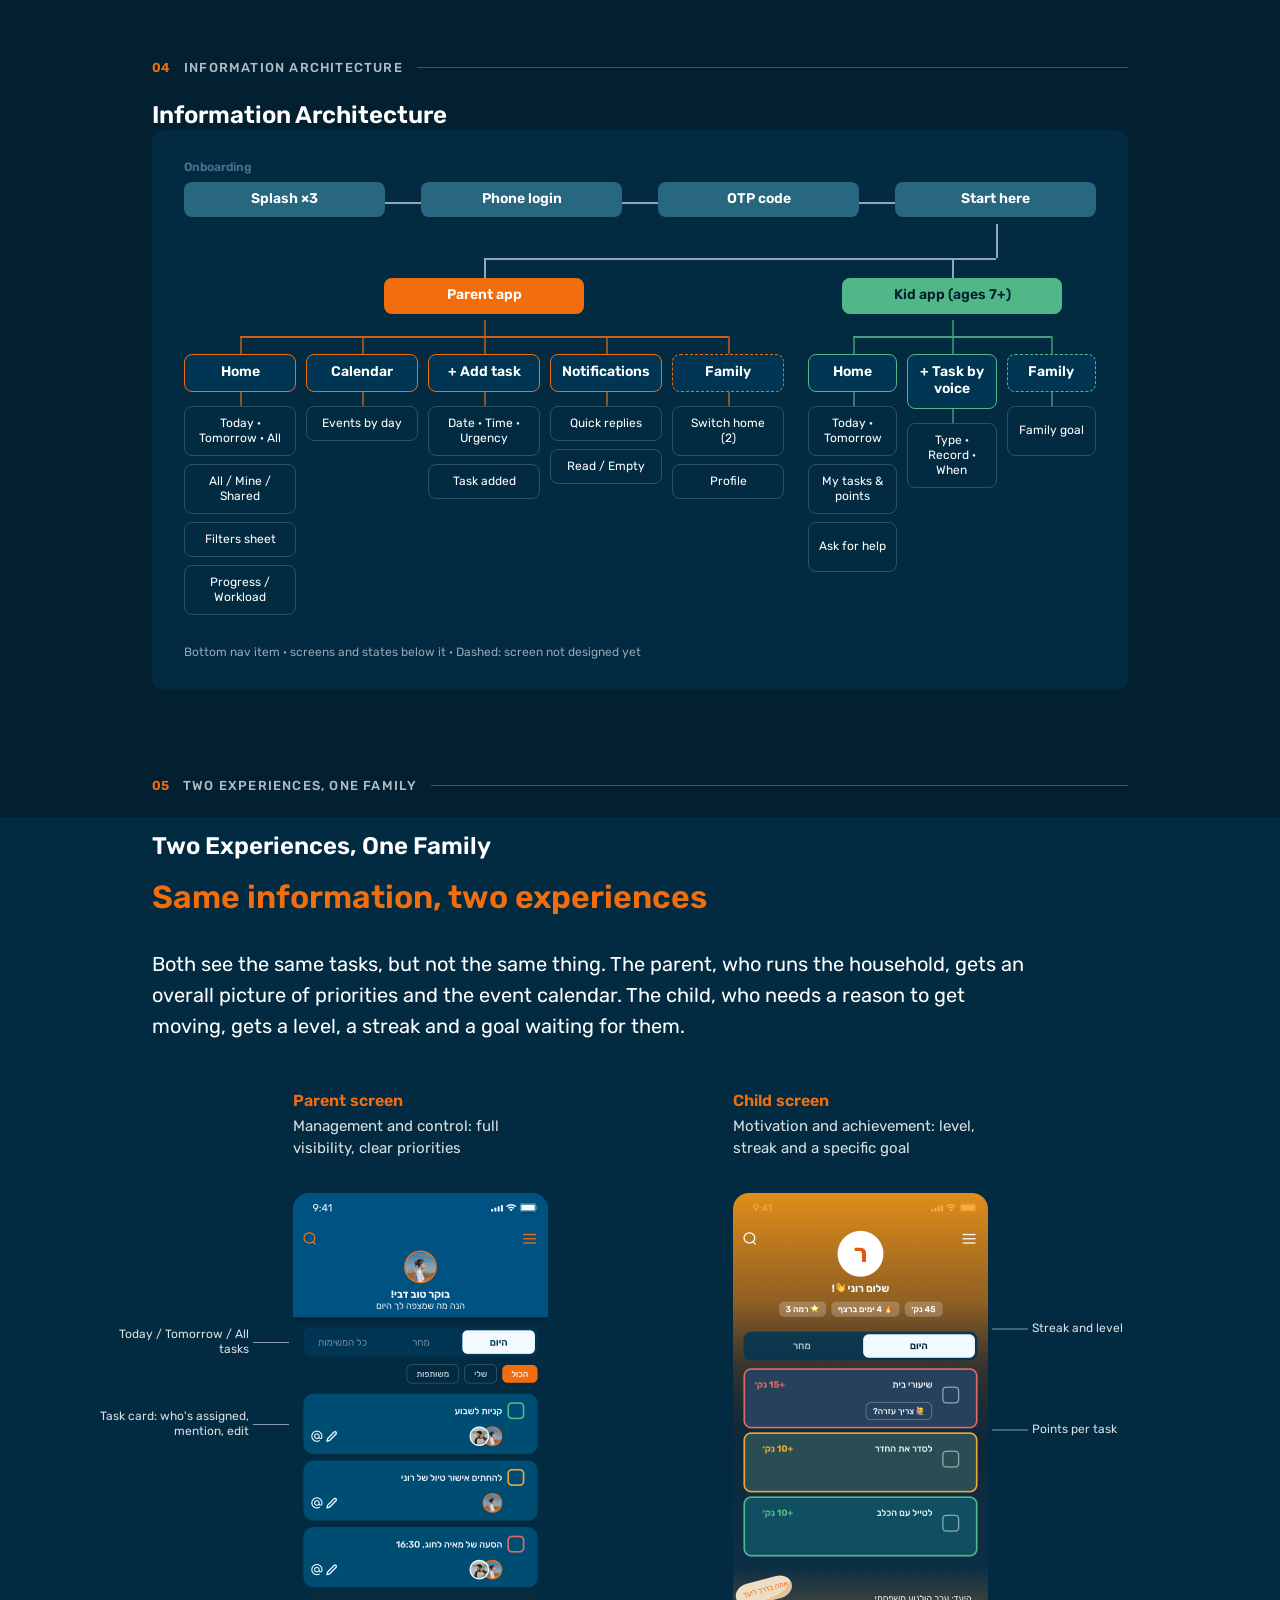
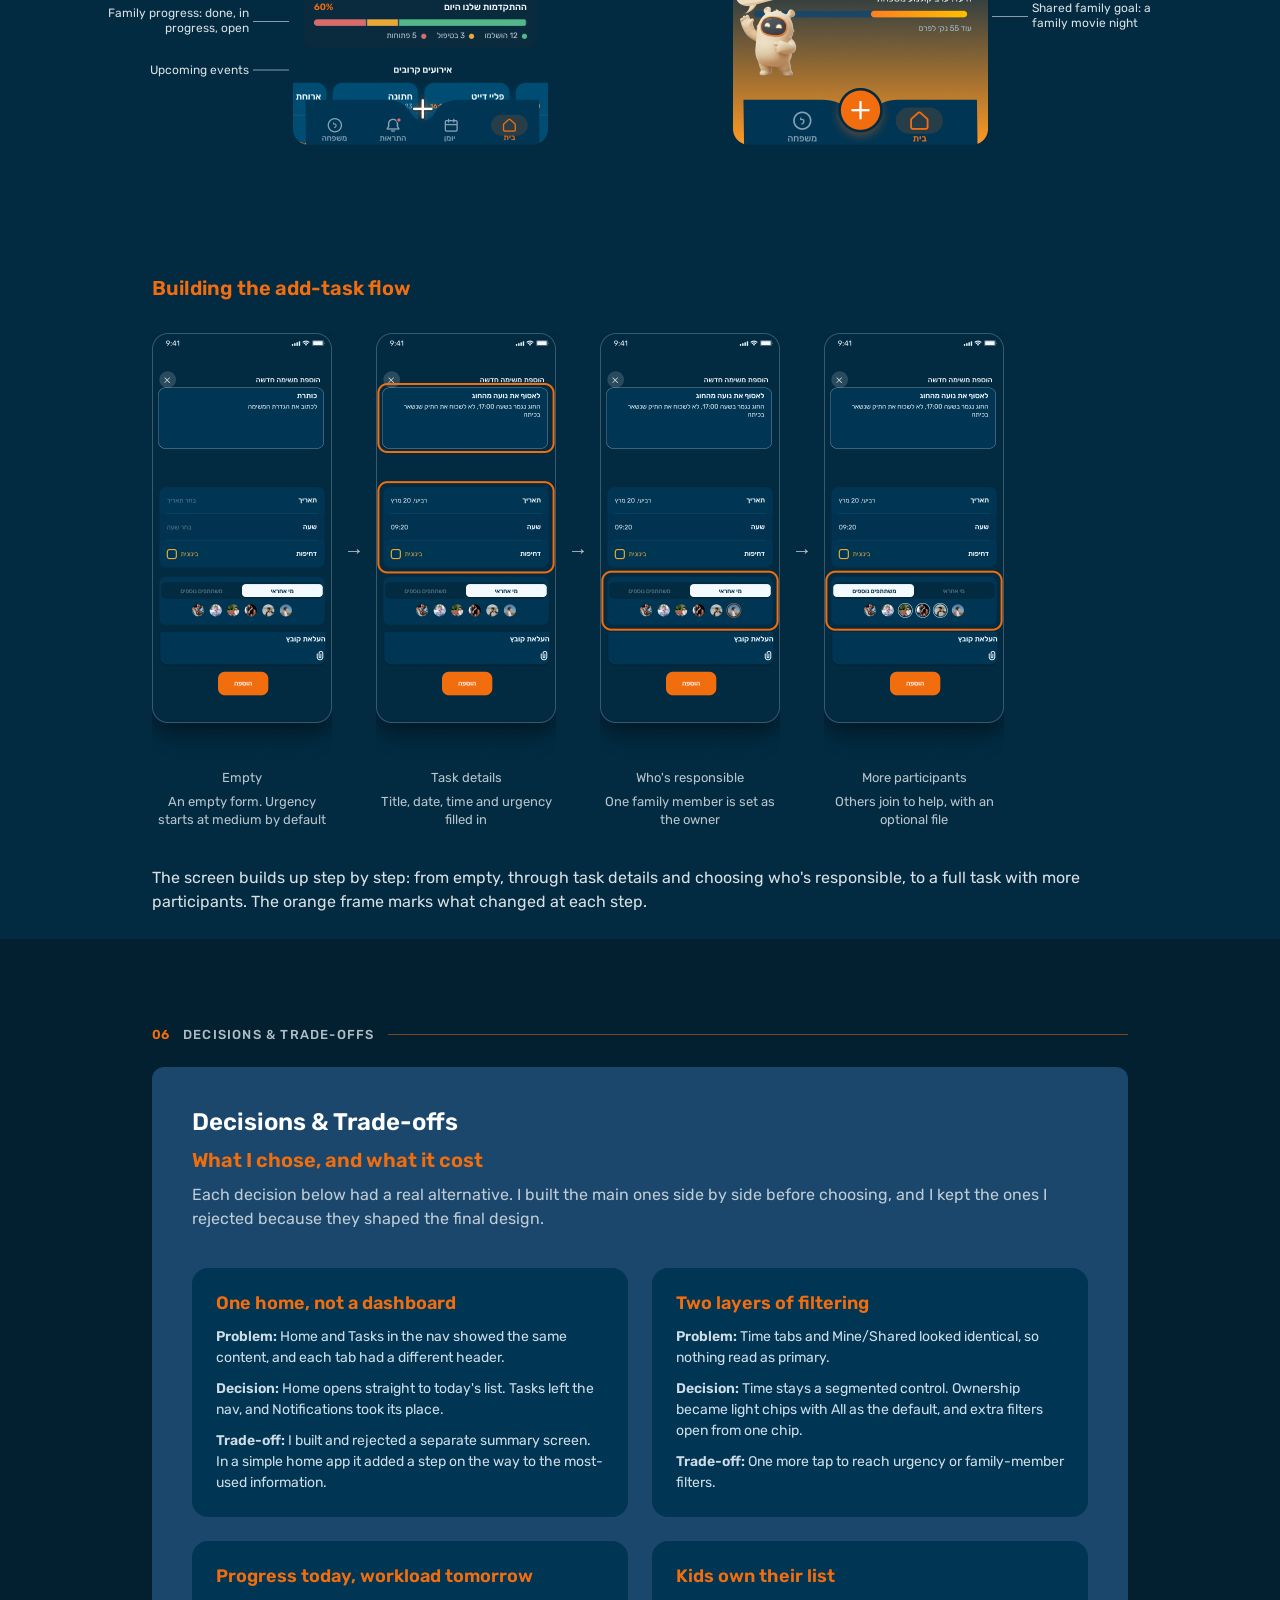
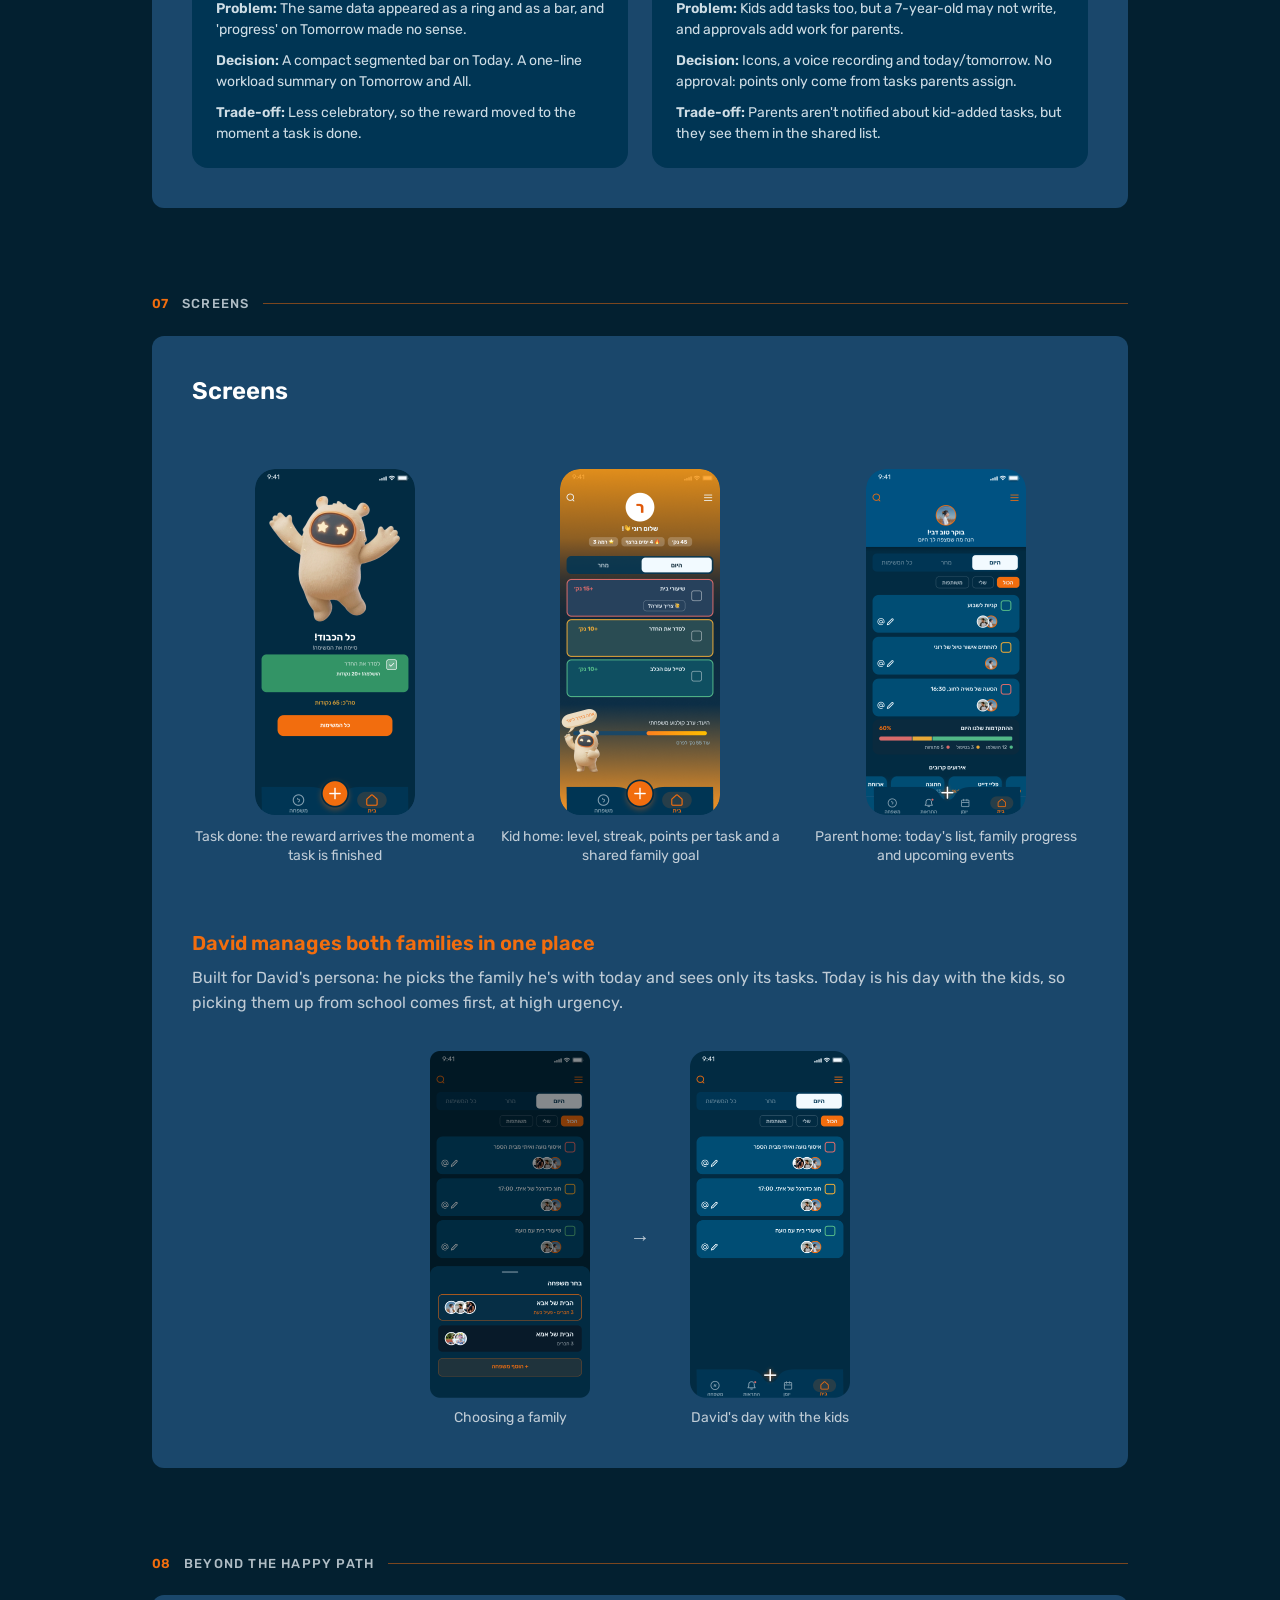
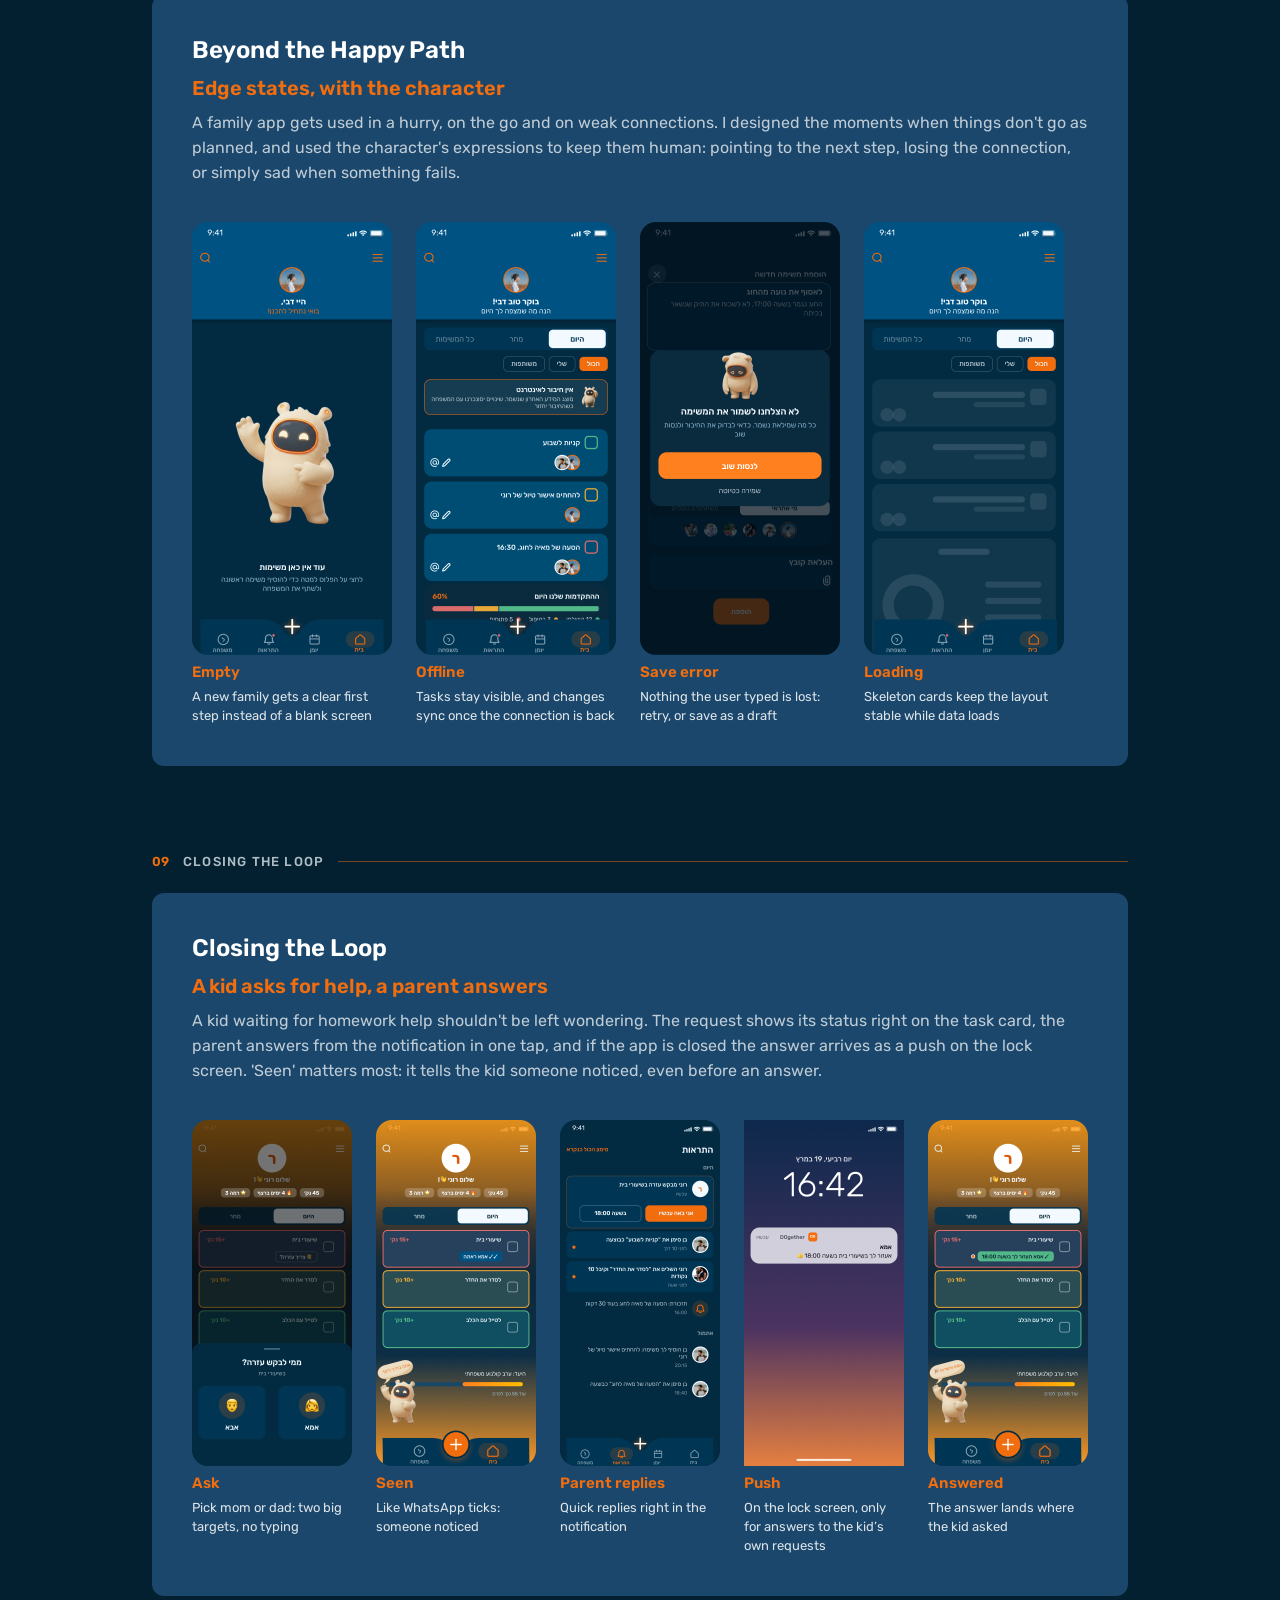
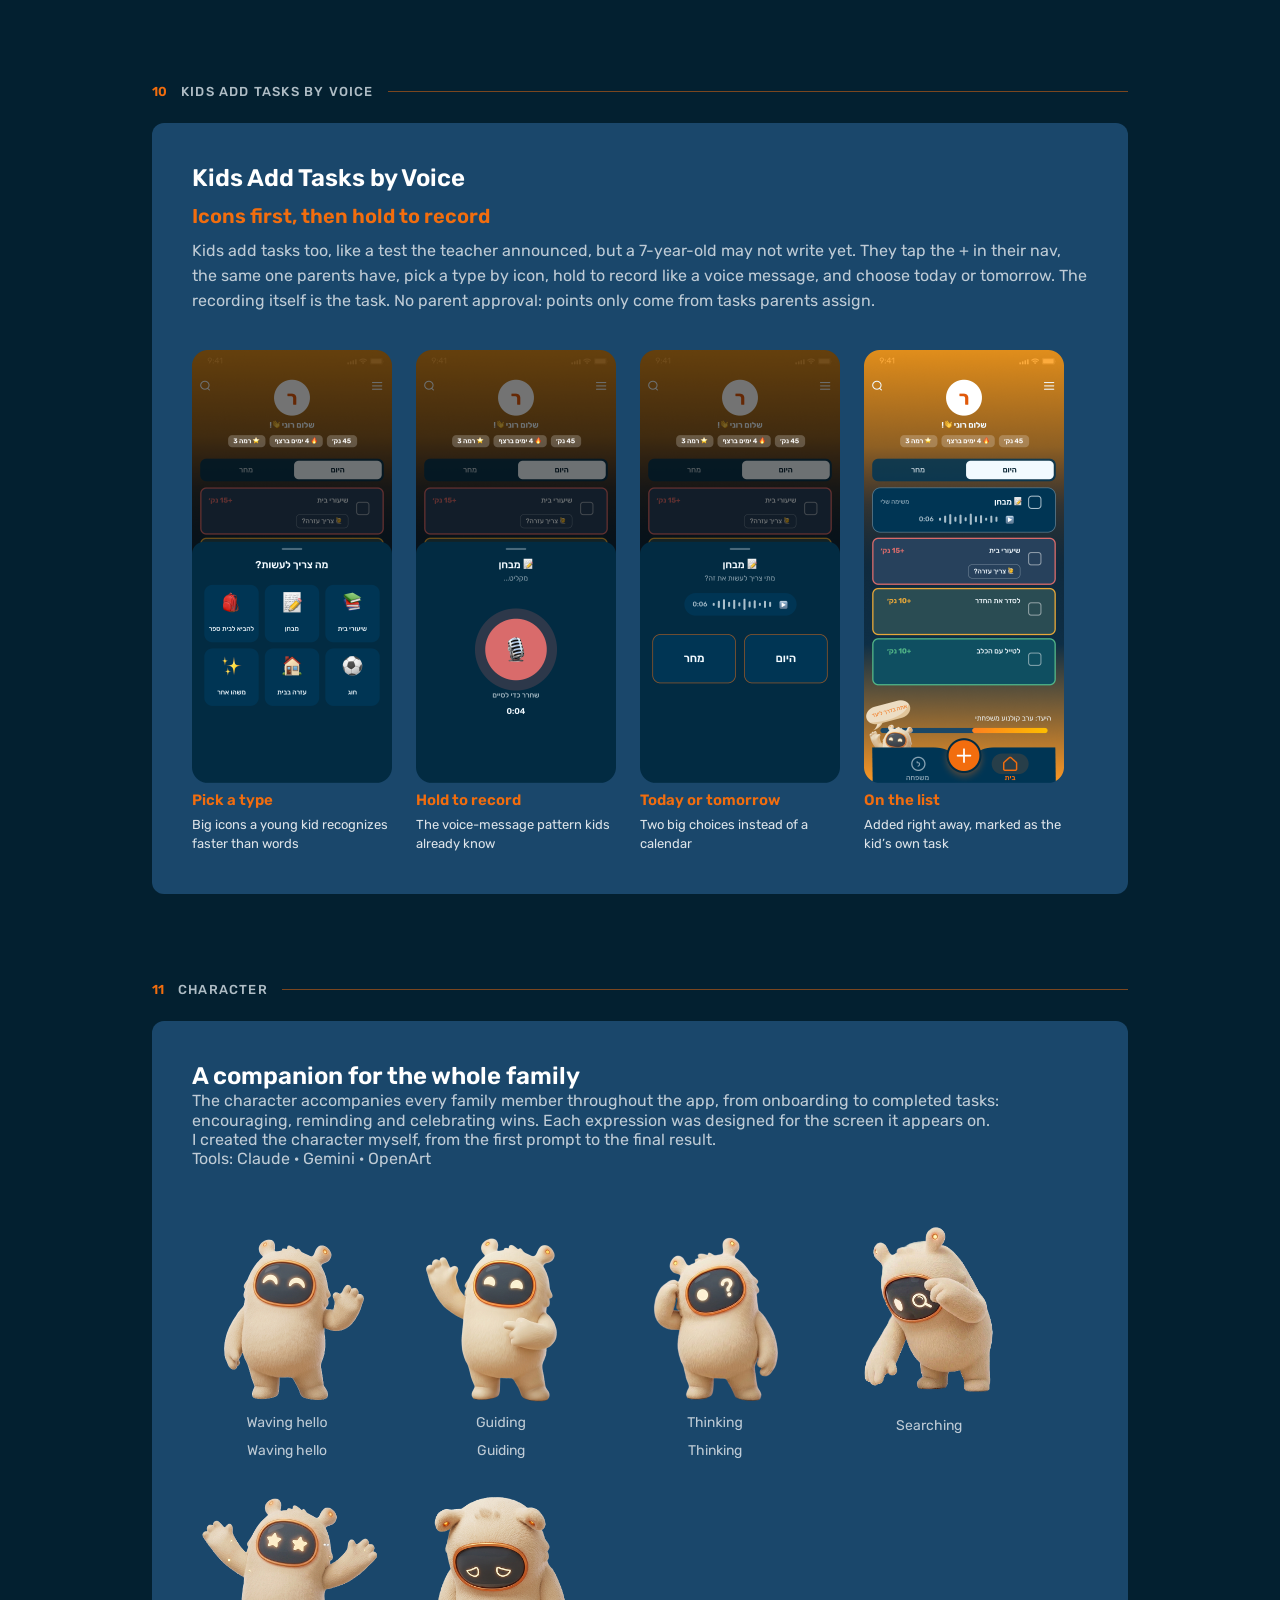
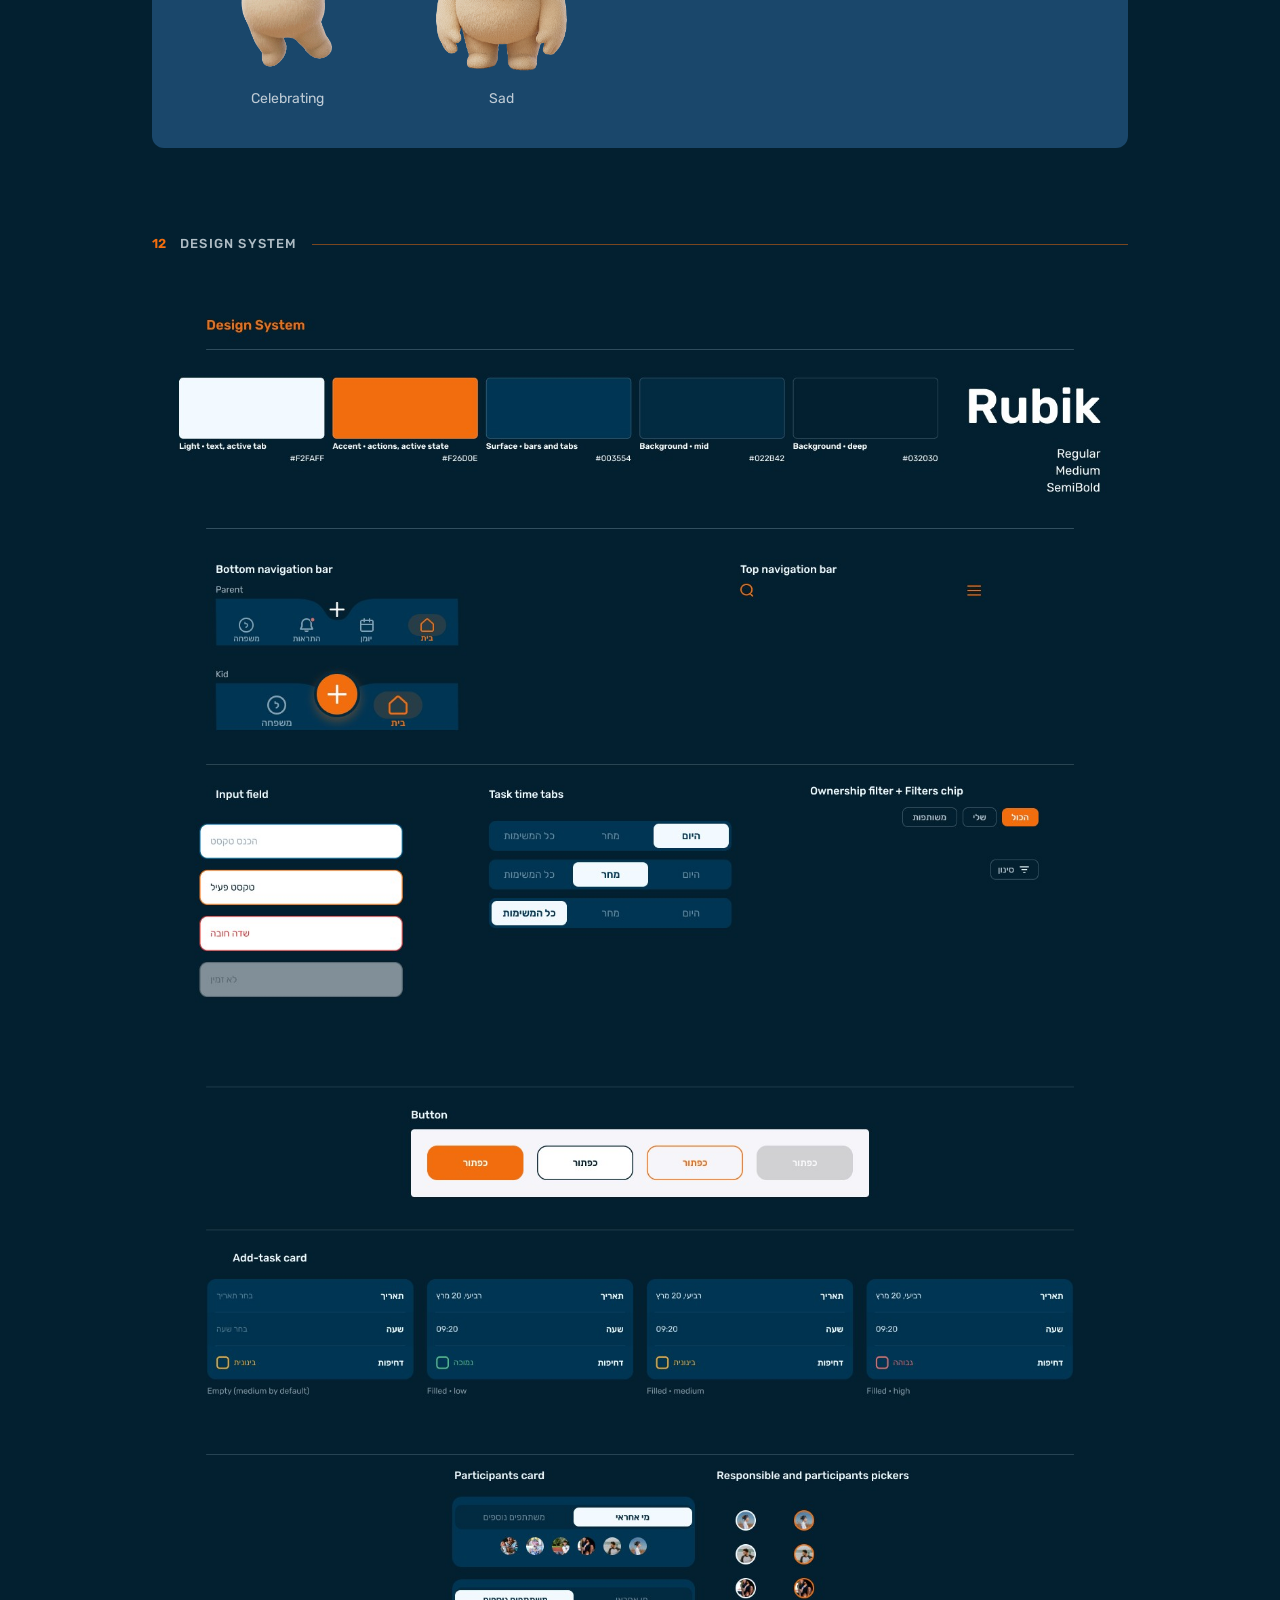
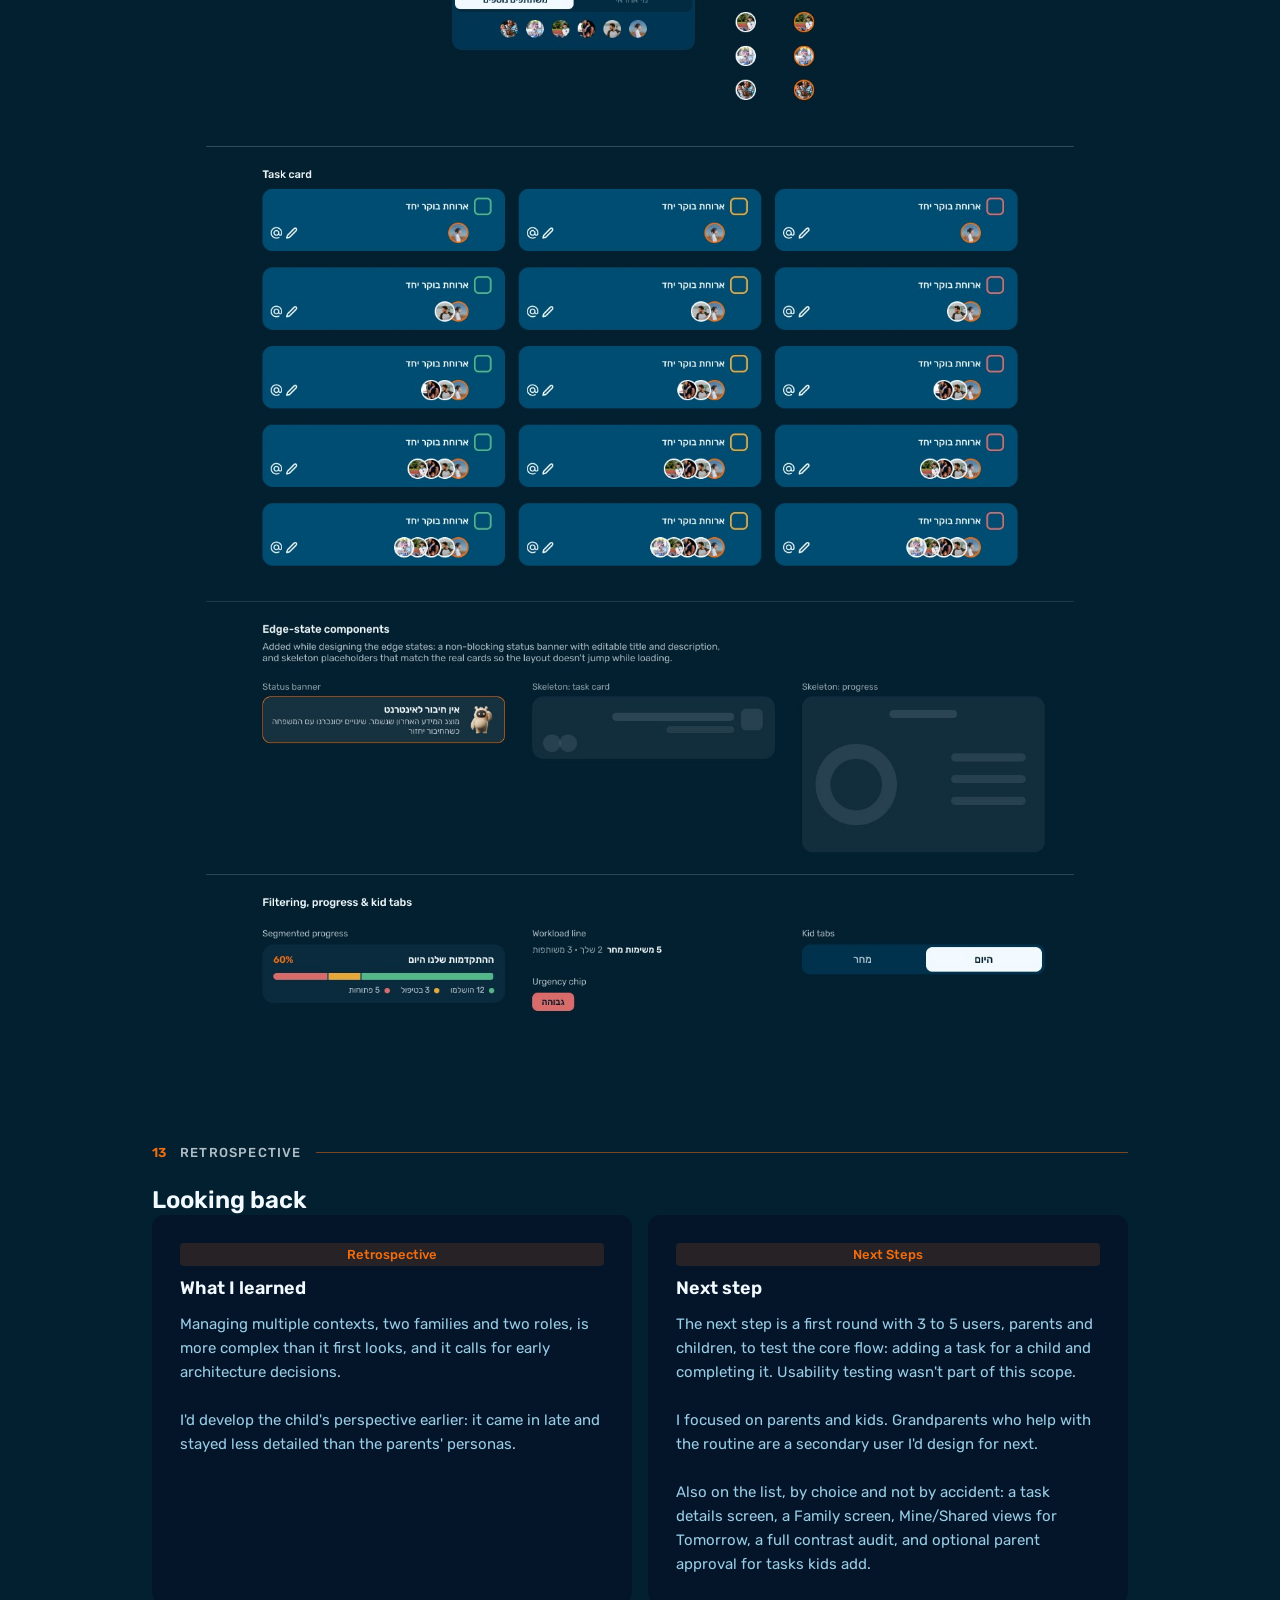
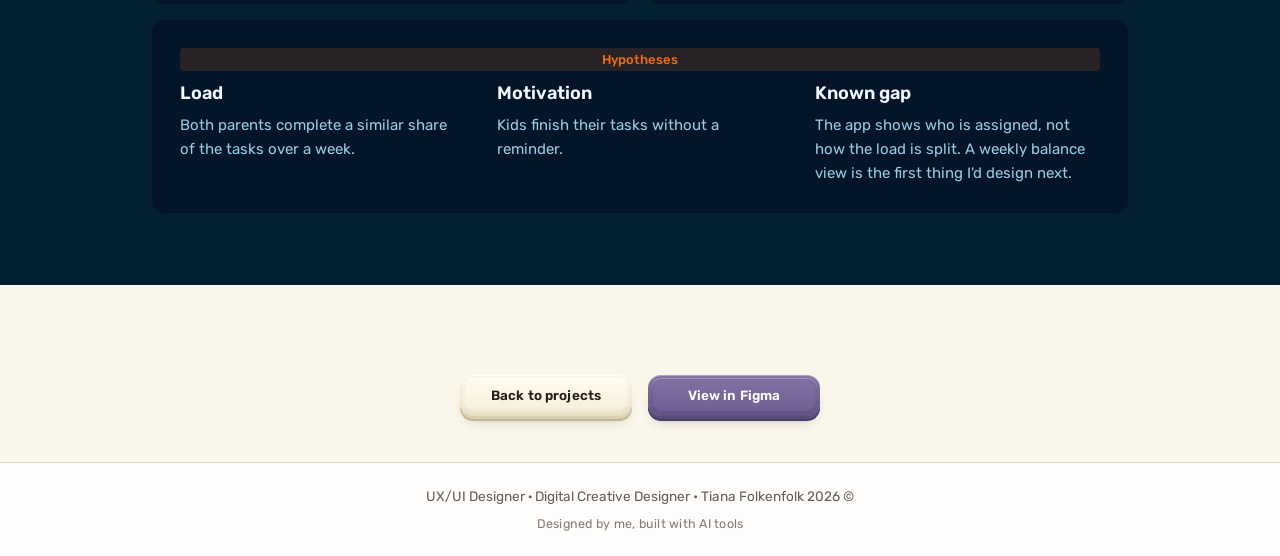
<file: work-dogether.html>
<!DOCTYPE html>
<html lang="en" dir="ltr" class="lang-en">
<head>
<script>(function(){try{if(localStorage.getItem('site-lang-v2')==='he'){var d=document.documentElement;d.lang='he';d.dir='rtl';d.classList.remove('lang-en');}}catch(e){}})();</script>
<!-- Analytics (GA4): production only, see js/analytics.js -->
<script src="js/analytics.js"></script>
<meta charset="UTF-8">
<meta name="viewport" content="width=device-width, initial-scale=1.0">
<title>DOgether Case Study | Tiana Folkenfolk</title>
<meta name="description" content="Case study: a household app that keeps the whole family in sync, with separate parent and kid experiences and two-home support.">
<link rel="icon" type="image/png" sizes="32x32" href="assets/favicon-32.png">
<meta property="og:type" content="website">
<meta property="og:site_name" content="Tiana Folkenfolk">
<meta property="og:url" content="https://tianaf-portfolio.vercel.app/work-dogether.html">
<meta property="og:title" content="DOgether Case Study | Tiana Folkenfolk">
<meta property="og:description" content="Case study: a household app that keeps the whole family in sync, with separate parent and kid experiences and two-home support.">
<meta property="og:image" content="https://tianaf-portfolio.vercel.app/assets/og-image.png">
<meta property="og:image:width" content="1200">
<meta property="og:image:height" content="630">
<meta property="og:locale" content="en_US">
<meta property="og:locale:alternate" content="he_IL">
<meta name="twitter:card" content="summary_large_image">
<meta name="twitter:title" content="DOgether Case Study | Tiana Folkenfolk">
<meta name="twitter:description" content="Case study: a household app that keeps the whole family in sync, with separate parent and kid experiences and two-home support.">
<meta name="twitter:image" content="https://tianaf-portfolio.vercel.app/assets/og-image.png">
<link rel="preconnect" href="https://fonts.googleapis.com">
<link href="https://fonts.googleapis.com/css2?family=Rubik:wght@400;500;600;700&display=swap" rel="stylesheet">
<link rel="stylesheet" href="css/style.css">
<style>
.dg-case{ background:#032030; font-family:'Rubik',sans-serif; color:#fff; direction:ltr; text-align:left; padding-bottom:72px; }
.dg-case *{ box-sizing:border-box; }
.dg-case p, .dg-case h1, .dg-case h2, .dg-case h3, .dg-case h4, .dg-case ul{ margin:0; padding:0; }
.dg-case img{ display:block; max-width:100%; height:auto; }
.dg-wrap{ max-width:1024px; margin:0 auto; padding:0 24px; }

/* hero */
.dg-hero{ background:#003554; overflow:hidden; }
.dg-hero-inner{ position:relative; min-height:600px; padding:105px 0 72px; }
.dg-hero-text{ max-width:560px; }
.dg-hero-label{ font-weight:600; font-size:16px; margin-bottom:24px; }
.dg-hero h1{ font-weight:400; font-size:44px; line-height:1.18; margin-bottom:24px; }
.dg-hero-intro{ font-size:20px; line-height:1.2; margin-bottom:24px; }
.dg-hero-context{ font-size:16px; line-height:1.2; opacity:.7; margin-bottom:24px; }
.dg-figma-btn{ display:inline-flex; gap:6px; align-items:center; background:#022b42; color:#f26d0e; font-weight:600; font-size:14px; padding:12px 24px; border-radius:8px; text-decoration:none; transition:background .2s ease; }
.dg-figma-btn:hover, .dg-figma-btn:focus-visible{ background:#032030; }
.dg-hero-mockups{ position:absolute; left:594px; top:30px; width:540px; max-width:none !important; }

/* section marker */
.dg-marker{ display:flex; align-items:center; gap:14px; padding:88px 0 24px; font-size:13px; line-height:1.2; }
.dg-marker .num{ color:#f26d0e; font-weight:600; }
.dg-marker .name{ color:rgba(242,250,255,.72); font-weight:500; letter-spacing:1.2px; text-transform:uppercase; }
.dg-marker .line{ flex:1 1 0; height:1px; min-width:1px; background:rgba(242,109,14,.5); }

/* cards */
.dg-card{ background:#022b42; border-radius:12px; padding:40px; }
.dg-card + .dg-card{ margin-top:24px; }
.dg-card--blue{ background:#1a476b; }
.dg-h2{ font-weight:600; font-size:24px; line-height:1.2; color:#fff; }
.dg-h3{ font-weight:600; font-size:20px; line-height:1.2; color:#f26d0e; margin-top:48px; }
.dg-bar{ width:60px; height:2px; background:#f26d0e; margin:20px 0; }
.dg-body{ font-size:16px; line-height:1.2; color:#fff; }
.dg-body + .dg-body{ margin-top:20px; }
.dg-lede{ font-size:16px; line-height:1.2; color:rgba(255,255,255,.72); margin-top:10px; margin-bottom:32px; }
.dg-tldr{ padding-top:56px; }
.dg-tldr p{ font-size:16px; line-height:1.2; }
.dg-tldr p + p{ margin-top:16px; }
.dg-tldr strong{ color:#f26d0e; font-weight:600; }

.dg-research{ display:flex; gap:32px; align-items:center; }
.dg-research .txt{ flex:1 1 0; max-width:543px; }
.dg-research img{ width:190px; flex:0 0 auto; margin-left:auto; }

.dg-persona-row{ display:flex; gap:20px; align-items:flex-start; background:#003554; border-radius:10px; padding:24px; margin-top:28px; }
.dg-persona-row h3{ font-weight:500; font-size:16px; line-height:1.2; margin-bottom:10px; }
.dg-persona-row p{ font-size:16px; line-height:1.2; max-width:700px; }
.dg-persona-row p + p{ margin-top:10px; }
.dg-persona-row .txt{ flex:1 1 0; min-width:0; }
.dg-persona-row img{ width:90px; height:90px; flex:0 0 auto; margin:13px 6px 0; }

.dg-grid-2{ display:grid; grid-template-columns:1fr 1fr; gap:24px; }
.dg-grid-2 .dg-card{ margin-top:0; padding:32px; }
.dg-grid-2 .dg-bar{ width:100%; margin:16px 0; }
.dg-bullets{ list-style:none; }
.dg-bullets li{ display:flex; align-items:center; gap:10px; font-size:16px; line-height:1.2; }
.dg-bullets li + li{ margin-top:14px; }
.dg-bullets li::before{ content:''; width:6px; height:6px; border-radius:3px; background:#f26d0e; flex:none; }

/* IA diagram */
.dg-ia-title{ margin-bottom:24px; }
.dg-ia-canvas{ background:#022b42; border-radius:12px; overflow:hidden; }
.dg-ia{ position:relative; width:976px; height:560px; transform-origin:top left; }
.dg-ia .b{ position:absolute; display:flex; align-items:center; justify-content:center; text-align:center; border-radius:8px; color:#fff; padding:0 10px; }
.dg-ia .b.top{ font-weight:600; font-size:14px; line-height:1.2; }
.dg-ia .b.nav{ font-weight:600; font-size:14px; line-height:1.2; border:1.5px solid; }
.dg-ia .b.nav.dashed{ border-style:dashed; }
.dg-ia .b.sub{ font-weight:400; font-size:12px; line-height:15px; border:1px solid #2e5064; }
.dg-ia .c{ position:absolute; }
.dg-ia .lbl{ position:absolute; left:32px; top:28px; font-size:12px; font-weight:600; color:#41758d; }
.dg-ia .legend{ position:absolute; left:32px; top:513px; font-size:12px; color:rgba(242,250,255,.6); }

/* process */
.dg-process{ background:#022b42; padding:14px 0 24px; }
.dg-process .dg-sub{ font-weight:600; font-size:32px; line-height:1.2; color:#f26d0e; margin:20px 0 46px; }
.dg-process .dg-body{ max-width:875px; font-size:20px; }
.dg-duo{ display:flex; justify-content:center; gap:185px; margin-top:49px; }
.dg-duo-col{ width:255px; }
.dg-duo-col h3{ font-weight:600; font-size:16px; line-height:1.2; color:#f26d0e; margin-bottom:6px; }
.dg-duo-col .desc{ font-size:15px; line-height:1.2; color:rgba(255,255,255,.85); min-height:36px; margin-bottom:33px; }
.dg-phone{ position:relative; width:255px; }
.dg-phone img{ width:255px; }
.dg-anno{ list-style:none; }
.dg-anno li{ position:absolute; width:150px; font-size:12px; line-height:15px; color:rgba(255,255,255,.85); transform:translateY(-50%); }
.dg-anno li::after{ content:''; position:absolute; top:50%; width:36px; height:1px; background:rgba(242,250,255,.55); }
.dg-anno--left li{ right:calc(100% + 44px); text-align:right; }
.dg-anno--left li::after{ left:calc(100% + 4px); }
.dg-anno--right li{ left:calc(100% + 44px); }
.dg-anno--right li::after{ right:calc(100% + 4px); }
.dg-duo-col--child{ margin-top:-12px; }
.dg-flow-title{ font-weight:600; font-size:20px; line-height:1.2; color:#f26d0e; margin:120px 0 12px; }
.dg-flow{ display:flex; align-items:flex-start; gap:12px; }
.dg-flow .step{ width:180px; flex:0 0 auto; text-align:center; font-size:13px; line-height:1.2; color:rgba(255,255,255,.72); }
.dg-flow .step img{ width:180px; margin-bottom:8px; }
.dg-flow .step b{ display:block; font-weight:400; margin-bottom:8px; }
.dg-flow .arrow{ align-self:flex-start; margin-top:205px; width:20px; font-size:20px; line-height:24px; color:rgba(255,255,255,.72); }
.dg-flow-note{ font-size:16px; line-height:1.2; color:rgba(255,255,255,.85); margin-top:12px; }

/* decision cards */
.dg-decisions{ display:grid; grid-template-columns:1fr 1fr; gap:24px; }
.dg-decision{ background:#003554; border-radius:16px; padding:24px; }
.dg-decision h4{ font-weight:600; font-size:18px; line-height:1.2; color:#f26d0e; margin-bottom:10px; }
.dg-decision p{ font-size:14px; line-height:1.2; color:rgba(242,250,255,.85); }
.dg-decision p + p{ margin-top:10px; }
.dg-decision strong{ font-weight:600; }

/* screen rows */
.dg-shots{ display:flex; flex-wrap:wrap; gap:24px; }
.dg-shots figure{ margin:0; }
.dg-shots--3{ justify-content:space-between; gap:20px; margin-top:20px; }
.dg-shots--3 figure{ width:285px; text-align:center; }
.dg-shots--3 img{ width:160px; margin:43px auto 12px; border-radius:20px; }
.dg-shots--3 figcaption, .dg-pair figcaption{ font-size:14px; line-height:1.2; color:rgba(255,255,255,.72); text-align:center; }
.dg-pair{ display:flex; justify-content:center; align-items:flex-start; gap:40px; }
.dg-pair figure{ margin:0; width:160px; }
.dg-pair img{ width:160px; margin-bottom:10px; }
.dg-pair .arrow{ width:20px; margin-top:174px; font-size:20px; line-height:24px; color:rgba(255,255,255,.72); }
.dg-shots--w200 figure{ width:200px; }
.dg-shots--w160 figure{ width:160px; }
.dg-shots--cap img{ width:100%; margin-bottom:8px; }
.dg-shots--cap figcaption b{ display:block; font-weight:600; font-size:15px; line-height:1.2; color:#f26d0e; margin-bottom:8px; }
.dg-shots--cap figcaption{ font-size:13px; line-height:15px; color:rgba(255,255,255,.85); }

/* character */
.dg-char-text{ font-size:16px; line-height:1.2; color:rgba(255,255,255,.72); margin-top:16px; }
.dg-chars{ display:flex; flex-wrap:wrap; gap:28px 24px; margin-top:48px; }
.dg-chars figure{ margin:0; width:190px; text-align:center; }
.dg-chars img{ width:190px; }
.dg-chars figcaption{ font-size:14px; line-height:1.2; color:rgba(255,255,255,.72); }

.dg-ds img{ width:100%; border-radius:12px; }

/* retrospective */
.dg-retro-title{ color:#f2faff; margin-bottom:48px; }
.dg-retro-row{ display:grid; grid-template-columns:1fr 1fr; gap:16px; }
.dg-retro-card{ background:#04152a; border-radius:12px; padding:28px; }
.dg-retro-card + .dg-retro-card, .dg-retro-row + .dg-retro-card{ margin-top:0; }
.dg-retro-stack > .dg-retro-card{ margin-top:16px; }
.dg-tag{ background:rgba(242,109,14,.15); border-radius:4px; padding:4px 10px; text-align:center; color:#f26d0e; font-weight:500; font-size:13px; line-height:1.2; margin-bottom:12px; }
.dg-retro-card h3{ font-weight:600; font-size:18px; line-height:1.2; color:#f2faff; margin-bottom:12px; }
.dg-retro-card p{ font-size:15px; line-height:24px; color:#99cce5; }
.dg-retro-card p + p{ margin-top:24px; }
.dg-hyp{ display:grid; grid-template-columns:repeat(3,1fr); gap:32px; }
.dg-hyp h3{ margin-bottom:8px; }

/* ---------- responsive ---------- */
@media (max-width:1240px){
  .dg-duo{ gap:48px; }
  .dg-anno li{ position:relative; top:auto !important; left:auto; right:auto; width:auto; transform:none; text-align:left; padding-left:14px; margin-top:6px; }
  .dg-anno li::after{ left:0; right:auto; top:7px; width:6px; height:6px; border-radius:3px; background:#f26d0e; }
  .dg-anno{ margin-top:14px; }
  .dg-duo-col--child{ margin-top:0; }
}
@media (max-width:1180px){
  .dg-hero-inner{ min-height:0; padding:72px 0 0; }
  .dg-hero-text{ max-width:640px; }
  .dg-hero-mockups{ position:static; width:100%; max-width:540px !important; margin:48px auto 0; }
}
@media (max-width:1000px){
  .dg-flow{ flex-wrap:wrap; gap:24px 16px; }
  .dg-flow .arrow{ display:none; }
  .dg-shots--3{ justify-content:center; }
  .dg-shots--cap{ justify-content:center; }
  .dg-chars{ justify-content:center; }
}
@media (max-width:760px){
  .dg-card{ padding:24px; }
  .dg-grid-2 .dg-card{ padding:24px; }
  .dg-marker{ padding-top:56px; }
  .dg-hero h1{ font-size:32px; }
  .dg-hero-intro{ font-size:17px; line-height:1.3; }
  .dg-hero-context{ font-size:14px; line-height:1.35; }
  .dg-body, .dg-tldr p, .dg-lede, .dg-char-text, .dg-persona-row p, .dg-bullets li, .dg-flow-note{ line-height:1.4; }
  .dg-grid-2, .dg-decisions, .dg-retro-row, .dg-hyp{ grid-template-columns:1fr; }
  .dg-hyp{ gap:20px; }
  .dg-research{ flex-direction:column; align-items:flex-start; }
  .dg-research img{ width:160px; margin:0 auto; }
  .dg-persona-row{ flex-direction:column-reverse; }
  .dg-persona-row img{ margin:0; }
  .dg-process .dg-sub{ font-size:24px; margin-bottom:24px; }
  .dg-process .dg-body{ font-size:16px; line-height:1.4; }
  .dg-duo{ flex-direction:column; align-items:center; gap:40px; }
  .dg-flow-title{ margin-top:64px; }
  .dg-flow{ justify-content:center; }
  .dg-flow .step{ width:calc(50% - 8px); max-width:180px; }
  .dg-flow .step img{ width:100%; }
  .dg-shots--3 figure{ width:100%; max-width:285px; }
  .dg-shots--3 img{ margin-top:8px; }
  .dg-shots--cap figure{ width:calc(50% - 12px); max-width:200px; }
  .dg-pair{ gap:16px; }
  .dg-pair figure{ width:calc(50% - 26px); max-width:160px; }
  .dg-pair img{ width:100%; }
  .dg-pair .arrow{ margin-top:35%; }
  .dg-chars figure{ width:calc(50% - 12px); max-width:190px; }
  .dg-chars img{ width:100%; }
  .dg-h3{ margin-top:36px; }
}

/* readability pass: web-friendly line heights and breathing room */
.dg-body, .dg-tldr p, .dg-persona-row p, .dg-bullets li, .dg-flow-note, .dg-lede{ line-height:1.55; }
.dg-hero-intro{ line-height:1.5; margin-bottom:20px; }
.dg-hero-context{ line-height:1.55; margin-bottom:28px; }
.dg-hero-label{ margin-bottom:16px; }
.dg-h2{ line-height:1.25; }
.dg-h3{ line-height:1.3; margin-top:44px; }
.dg-h2 + .dg-h3{ margin-top:12px; }
.dg-lede{ margin-top:12px; margin-bottom:36px; }
.dg-tldr p + p{ margin-top:14px; }
.dg-persona-row h3{ margin-bottom:8px; line-height:1.35; }
.dg-bullets li{ align-items:flex-start; }
.dg-bullets li::before{ margin-top:.6em; }
.dg-process .dg-sub{ line-height:1.25; margin:16px 0 32px; }
.dg-process .dg-body{ line-height:1.55; }
.dg-duo-col .desc{ line-height:1.45; }
.dg-duo-col--child{ margin-top:0; }
.dg-flow-title{ margin:88px 0 24px; line-height:1.3; }
.dg-flow .step{ line-height:1.4; }
.dg-flow-note{ margin-top:28px; }
.dg-decision p{ line-height:1.5; }
.dg-decision h4{ line-height:1.3; }
.dg-ds img{ width:100%; height:auto; }
.dg-shots--3 figcaption, .dg-pair figcaption, .dg-chars figcaption{ line-height:1.4; margin-top:10px; }
.dg-shots--cap figcaption{ line-height:1.45; }
.dg-shots--cap figcaption b{ line-height:1.3; margin-bottom:6px; }
.dg-lede + *{ margin-top:0; }
.dg-card .dg-h3 + .dg-lede{ margin-top:10px; }
.dg-card .dg-h2 + .dg-h3{ margin-top:10px; }
.dg-card .dg-h3 ~ div, .dg-card .dg-h3 ~ figure{ }
.dg-h3:not(:first-child){ margin-top:64px; }
.dg-flow-title{ margin-top:130px !important; }
.dg-pair, .dg-shots--cap{ margin-top:36px; }
.dg-flow-note{ margin-top:36px !important; }
.dg-flow .step b{ margin-bottom:6px; }
.dg-flow-title{ margin-bottom:32px !important; }
.dg-decisions{ margin-top:36px; }

/* hero: two columns that hold from 861px up */
.dg-hero-inner{ display:flex; align-items:center; gap:48px; min-height:0; padding:96px 0 64px; }
.dg-hero-text{ flex:1 1 0; min-width:0; max-width:560px; }
.dg-hero-mockups{ position:static !important; flex:0 0 auto; width:clamp(300px,44%,540px) !important; max-width:100% !important; margin:0 !important; height:auto; }
.dg-hero-context{ margin-bottom:28px; }
.dg-rtl-note{ font-size:13px; line-height:1.5; color:rgba(242,250,255,.55); margin-top:20px; }
.dg-quiet-link{ color:#6b6458; margin-inline-end:24px; font-size:14px; text-decoration:underline; text-underline-offset:4px; }
.dg-quiet-link:hover{ color:#1e1b16; }
.dg-case .dg-hero-label{ margin-bottom:16px; }
.dg-case .dg-hero h1{ margin-bottom:24px; }
.dg-case .dg-hero-intro{ margin-bottom:20px; }
.dg-case .dg-hero-context{ margin-bottom:28px; }
.dg-case .dg-rtl-note{ margin-top:20px; }
@media (max-width:860px){
  .dg-hero-inner{ flex-direction:column; align-items:stretch; gap:40px; padding:64px 0 0; }
  .dg-hero-text{ max-width:none; }
  .dg-hero-mockups{ width:100% !important; max-width:420px !important; margin:0 auto !important; }
}
</style>
</head>
<body data-page="workDogether">

<header class="site-header">
  <nav class="nav">
    <ul class="nav-links">
      <li><a href="index.html#work" data-i18n="nav-home">Projects</a></li>
      <li><a href="about.html" data-i18n="nav-about">About Me</a></li>
      <li><a href="contact.html" data-i18n="nav-contact">Let's Talk</a></li>
      <li><a href="assets/tiana-folkenfolk-cv-en.pdf" target="_blank" rel="noopener" class="nav-cv-btn" data-i18n="nav-cv">Resume</a></li>
      <li><button class="lang-toggle" type="button" aria-label="עבור לעברית">עב</button></li>
    </ul>
    <a class="brand logo-lockup" href="index.html" data-i18n-aria="brand-aria" aria-label="Tiana Folkenfolk">
      <img class="logo-mark" src="assets/logo-tf.png" alt="" aria-hidden="true">
    </a>
    <button class="menu-toggle" data-i18n-aria="menu-toggle-aria" aria-label="Open menu">&#9776;</button>
  </nav>
  <div class="mobile-menu">
    <a href="index.html#work" data-i18n="nav-home">Projects</a>
    <a href="about.html" data-i18n="nav-about">About Me</a>
    <a href="contact.html" data-i18n="nav-contact">Let's Talk</a>
    <a href="assets/tiana-folkenfolk-cv-en.pdf" target="_blank" rel="noopener" class="nav-cv-btn" data-i18n="nav-cv">Resume</a>
    <button class="lang-toggle lang-toggle--mobile" type="button" aria-label="עבור לעברית">עב</button>
  </div>
</header>

<main>
  <div class="dg-case" lang="en" dir="ltr">

    <div class="dg-hero">
      <div class="dg-wrap">
        <div class="dg-hero-inner">
          <div class="dg-hero-text">
            <p class="dg-hero-label">DOgether · Case Study</p>
            <h1>Syncing the Whole Family</h1>
            <p class="dg-hero-intro">Pickups overlap, kids aren't sure what's expected of them, and in families with two homes it gets twice as hard. DOgether turns household tasks into a shared system: parents assign and track, kids earn points for their part, and a divorced parent can switch between households in one tap.</p>
            <p class="dg-hero-context">Solo project · Started at HackerU in 2024, refined on my own after the course · Figma, Figma Make, Illustrator, Claude, Gemini, OpenArt</p>
            <p class="dg-rtl-note" data-i18n="rtl-note">Designed in Hebrew (RTL). Screens are shown in the original language.</p>
          </div>
          <img class="dg-hero-mockups" src="assets/dg-hero-mockups.png" width="540" height="570" alt="Two DOgether screens: the parent home with today's tasks and the kid home with points, a streak and a family goal">
        </div>
      </div>
    </div>

    <div class="dg-wrap dg-tldr">
      <div class="dg-card">
        <h2 class="dg-h2">TL;DR</h2>
        <div class="dg-bar"></div>
        <p><strong>The problem: </strong>Families run the household across a calendar, WhatsApp and reminders, and one parent ends up carrying most of it.</p>
        <p><strong>The solution: </strong>One shared app. Parents assign and track, kids earn points for their part, and a divorced parent can switch between two households in one tap.</p>
        <p><strong>What I did: </strong>Interviewed 5 families, designed two experiences (parent and kid), and built the flows, edge states, character and design system on my own.</p>
        <p><strong>Three decisions that shaped it: </strong>Home opens straight on today's list, ownership became light filter chips, and kids add tasks with icons and voice, with no parent approval.</p>
      </div>
    </div>

    <div class="dg-wrap"><div class="dg-marker"><span class="num" aria-hidden="true">01</span><span class="name">About &amp; Research</span><span class="line" aria-hidden="true"></span></div></div>
    <div class="dg-wrap">
      <div class="dg-card">
        <h2 class="dg-h2">About</h2>
        <div class="dg-bar"></div>
        <p class="dg-body">An app that helps run the household day to day and keeps every family member in sync, including kids who already have a smartphone.</p>
      </div>
      <div class="dg-card">
        <h2 class="dg-h2">Research</h2>
        <div class="dg-bar"></div>
        <div class="dg-research">
          <div class="txt">
            <p class="dg-body">I interviewed 5 families with at least 2 children, some with separated parents. They used several different tools for scheduling, task lists and staying updated on changes: a calendar, WhatsApp and reminders.</p>
            <p class="dg-body">Difficulty staying in sync creates frustration and confusion.</p>
            <p class="dg-body">There's always one dominant figure who ends up carrying more responsibility than the rest for various household tasks.</p>
          </div>
          <img src="assets/dg-char-search.png" width="190" height="197" alt="The app's character looking through a magnifying glass" loading="lazy" decoding="async">
        </div>
      </div>
    </div>

    <div class="dg-wrap"><div class="dg-marker"><span class="num" aria-hidden="true">02</span><span class="name">Persona</span><span class="line" aria-hidden="true"></span></div></div>
    <div class="dg-wrap">
      <div class="dg-card">
        <h2 class="dg-h2">Persona</h2>
        <div class="dg-bar"></div>
        <div class="dg-persona-row">
          <div class="txt">
            <h3>David, 45 · The two-household dad</h3>
            <p>David, 45, is divorced and shares two kids, Noa (11) and Itai (8), with his ex-wife. The kids move between two homes. David is a career-driven professional with a packed schedule who struggles to keep both households in sync and remember everything in time, so he usually needs a reminder to take the kids to special events.</p>
          </div>
          <img src="assets/dg-persona-david.png" width="90" height="90" alt="Photo for the David persona: a father with his kids" loading="lazy" decoding="async">
        </div>
        <div class="dg-persona-row">
          <div class="txt">
            <h3>Devi and Ben · The overloaded parents</h3>
            <p>Devi and Ben are a couple in their 40s, both career-driven, with two kids: Roni (9) and Maya (6). They feel they keep forgetting to do things on time, and Devi feels she constantly has to hold all the tasks in her head, especially since the kids are at different schools and activities, each with different needs depending on age.</p>
            <p>The kids also don't give enough advance notice about a special school activity, a get-together with friends, and so on.</p>
            <p>Ben and Devi want to be more in sync in running the household day-to-day, to share the load more equally, and they also want to instill in the kids the habit of being more active and involved in the routine.</p>
          </div>
          <img src="assets/dg-persona-devi-ben.png" width="90" height="90" alt="Photo for the Devi and Ben persona: a family of four" loading="lazy" decoding="async">
        </div>
      </div>
    </div>

    <div class="dg-wrap"><div class="dg-marker"><span class="num" aria-hidden="true">03</span><span class="name">Problems &amp; Solutions</span><span class="line" aria-hidden="true"></span></div></div>
    <div class="dg-wrap dg-grid-2">
      <div class="dg-card">
        <h2 class="dg-h2">Problems</h2>
        <div class="dg-bar"></div>
        <ul class="dg-bullets">
          <li>Tasks fall on one dominant figure in the family</li>
          <li>Several tools used in parallel with no sync between them</li>
          <li>Kids aren't included in the day-to-day running of the household</li>
          <li>Difficulty coordinating between two households after a divorce</li>
        </ul>
      </div>
      <div class="dg-card">
        <h2 class="dg-h2">Solutions</h2>
        <div class="dg-bar"></div>
        <ul class="dg-bullets">
          <li>A clear way to divide responsibility among household members</li>
          <li>All tasks synced in one place</li>
          <li>Kids join the app once they have a smartphone, usually around age 7 or 8</li>
          <li>A divorced parent can manage tasks for both households in one place</li>
        </ul>
      </div>
    </div>

    <div class="dg-wrap"><div class="dg-marker"><span class="num" aria-hidden="true">04</span><span class="name">Information Architecture</span><span class="line" aria-hidden="true"></span></div></div>
    <div class="dg-wrap">
      <h2 class="dg-h2 dg-ia-title">Information Architecture</h2>
      <div class="dg-ia-canvas">
            <div class="dg-ia" role="img" aria-label="Information architecture. Onboarding: Splash, Phone login, OTP code, Start here. Parent app: Home, Calendar, Add task, Notifications, Family. Kid app for ages 7 and up: Home, Task by voice, Family.">
              <span class="lbl">Onboarding</span>
              <i class="c" style="left:899.333px;top:262px;width:2px;height:14px;background:#327f6c"></i>
              <i class="c" style="left:899.333px;top:206px;width:2px;height:18px;background:#327f6c"></i>
              <i class="c" style="left:800px;top:279px;width:2px;height:14px;background:#327f6c"></i>
              <i class="c" style="left:800px;top:206px;width:2px;height:18px;background:#327f6c"></i>
              <i class="c" style="left:700.667px;top:262px;width:2px;height:14px;background:#327f6c"></i>
              <i class="c" style="left:700.667px;top:206px;width:2px;height:18px;background:#327f6c"></i>
              <i class="c" style="left:700.667px;top:206px;width:198.667px;height:2px;background:#45a17d"></i>
              <i class="c" style="left:576px;top:262px;width:2px;height:14px;background:#925322"></i>
              <i class="c" style="left:576px;top:206px;width:2px;height:18px;background:#925322"></i>
              <i class="c" style="left:454px;top:262px;width:2px;height:14px;background:#925322"></i>
              <i class="c" style="left:454px;top:206px;width:2px;height:18px;background:#925322"></i>
              <i class="c" style="left:332px;top:262px;width:2px;height:14px;background:#925322"></i>
              <i class="c" style="left:332px;top:206px;width:2px;height:18px;background:#925322"></i>
              <i class="c" style="left:210px;top:262px;width:2px;height:14px;background:#925322"></i>
              <i class="c" style="left:210px;top:206px;width:2px;height:18px;background:#925322"></i>
              <i class="c" style="left:88px;top:262px;width:2px;height:14px;background:#925322"></i>
              <i class="c" style="left:88px;top:206px;width:2px;height:18px;background:#925322"></i>
              <i class="c" style="left:88px;top:206px;width:488px;height:2px;background:#cb6316"></i>
              <i class="c" style="left:800px;top:190px;width:2px;height:16px;background:#327f6c"></i>
              <i class="c" style="left:332px;top:190px;width:2px;height:16px;background:#925322"></i>
              <i class="c" style="left:800px;top:128px;width:2px;height:20px;background:#92a7b3"></i>
              <i class="c" style="left:332px;top:128px;width:2px;height:20px;background:#92a7b3"></i>
              <i class="c" style="left:332px;top:128px;width:511.5px;height:2px;background:#92a7b3"></i>
              <i class="c" style="left:843.5px;top:94px;width:2px;height:34px;background:#92a7b3"></i>
              <i class="c" style="left:707px;top:72px;width:36px;height:2px;background:#92a7b3"></i>
              <i class="c" style="left:470px;top:72px;width:36px;height:2px;background:#92a7b3"></i>
              <i class="c" style="left:233px;top:72px;width:36px;height:2px;background:#92a7b3"></i>
              <span class="b top" style="left:32.0px;top:52px;width:201.0px;height:35px;background:#296680;">Splash ×3</span>
              <span class="b top" style="left:269.0px;top:52px;width:201.0px;height:35px;background:#296680;">Phone login</span>
              <span class="b top" style="left:506.0px;top:52px;width:201.0px;height:35px;background:#296680;">OTP code</span>
              <span class="b top" style="left:743.0px;top:52px;width:201.0px;height:35px;background:#296680;">Start here</span>
              <span class="b top" style="left:232.0px;top:148px;width:200.0px;height:36px;background:#f26d0e;">Parent app</span>
              <span class="b top" style="left:690.0px;top:148px;width:220.0px;height:36px;background:#52b788;color:#032030;">Kid app (ages 7+)</span>
              <span class="b nav" style="left:32.0px;top:224px;width:112.0px;height:38px;background:#003554;border-color:#f26d0e;">Home</span>
              <span class="b sub" style="left:32.0px;top:276px;width:112.0px;height:50px;background:#022b42;">Today · Tomorrow · All</span>
              <span class="b sub" style="left:32.0px;top:334px;width:112.0px;height:50px;background:#022b42;">All / Mine / Shared</span>
              <span class="b sub" style="left:32.0px;top:392px;width:112.0px;height:35px;background:#022b42;">Filters sheet</span>
              <span class="b sub" style="left:32.0px;top:435px;width:112.0px;height:50px;background:#022b42;">Progress / Workload</span>
              <span class="b nav" style="left:154.0px;top:224px;width:112.0px;height:38px;background:#003554;border-color:#f26d0e;">Calendar</span>
              <span class="b sub" style="left:154.0px;top:276px;width:112.0px;height:35px;background:#022b42;">Events by day</span>
              <span class="b nav" style="left:276.0px;top:224px;width:112.0px;height:38px;background:#003554;border-color:#f26d0e;">+ Add task</span>
              <span class="b sub" style="left:276.0px;top:276px;width:112.0px;height:50px;background:#022b42;">Date · Time · Urgency</span>
              <span class="b sub" style="left:276.0px;top:334px;width:112.0px;height:35px;background:#022b42;">Task added</span>
              <span class="b nav" style="left:398.0px;top:224px;width:112.0px;height:38px;background:#003554;border-color:#f26d0e;">Notifications</span>
              <span class="b sub" style="left:398.0px;top:276px;width:112.0px;height:35px;background:#022b42;">Quick replies</span>
              <span class="b sub" style="left:398.0px;top:319px;width:112.0px;height:35px;background:#022b42;">Read / Empty</span>
              <span class="b nav dashed" style="left:520.0px;top:224px;width:112.0px;height:38px;background:#003554;border-color:#f26d0e;">Family</span>
              <span class="b sub" style="left:520.0px;top:276px;width:112.0px;height:50px;background:#022b42;">Switch home (2)</span>
              <span class="b sub" style="left:520.0px;top:334px;width:112.0px;height:35px;background:#022b42;">Profile</span>
              <span class="b nav" style="left:656.0px;top:224px;width:89.3px;height:38px;background:#003554;border-color:#52b788;">Home</span>
              <span class="b sub" style="left:656.0px;top:276px;width:89.3px;height:50px;background:#022b42;">Today · Tomorrow</span>
              <span class="b sub" style="left:656.0px;top:334px;width:89.3px;height:50px;background:#022b42;">My tasks &amp; points</span>
              <span class="b sub" style="left:656.0px;top:392px;width:89.3px;height:50px;background:#022b42;">Ask for help</span>
              <span class="b nav" style="left:755.3px;top:224px;width:89.3px;height:55px;background:#003554;border-color:#52b788;">+ Task by voice</span>
              <span class="b sub" style="left:755.3px;top:293px;width:89.3px;height:65px;background:#022b42;">Type · Record · When</span>
              <span class="b nav dashed" style="left:854.7px;top:224px;width:89.3px;height:38px;background:#003554;border-color:#52b788;">Family</span>
              <span class="b sub" style="left:854.7px;top:276px;width:89.3px;height:50px;background:#022b42;">Family goal</span>
              <span class="legend">Bottom nav item · screens and states below it · Dashed: screen not designed yet</span>
            </div>
      </div>
    </div>

    <div class="dg-wrap"><div class="dg-marker"><span class="num" aria-hidden="true">05</span><span class="name">Two Experiences, One Family</span><span class="line" aria-hidden="true"></span></div></div>
    <div class="dg-process">
      <div class="dg-wrap">
        <h2 class="dg-h2">Two Experiences, One Family</h2>
        <p class="dg-sub">Same information, two experiences</p>
        <p class="dg-body">Both see the same tasks, but not the same thing. The parent, who runs the household, gets an overall picture of priorities and the event calendar. The child, who needs a reason to get moving, gets a level, a streak and a goal waiting for them.</p>
      </div>
      <div class="dg-duo">
        <div class="dg-duo-col">
          <h3>Parent screen</h3>
          <p class="desc">Management and control: full visibility, clear priorities</p>
          <div class="dg-phone">
            <img src="assets/dg-process-parent.png" width="255" height="551" alt="Parent home screen: time tabs, ownership filters, task cards, family progress and upcoming events" loading="lazy" decoding="async">
            <ul class="dg-anno dg-anno--left">
              <li style="top:27%">Today / Tomorrow / All tasks</li>
              <li style="top:41.9%">Task card: who's assigned, mention, edit</li>
              <li style="top:77.5%">Family progress: done, in progress, open</li>
              <li style="top:86.4%">Upcoming events</li>
            </ul>
          </div>
        </div>
        <div class="dg-duo-col dg-duo-col--child">
          <h3>Child screen</h3>
          <p class="desc">Motivation and achievement: level, streak and a specific goal</p>
          <div class="dg-phone">
            <img src="assets/dg-process-child.png" width="255" height="551" alt="Kid home screen: level and streak, tasks with points, and a shared family goal" loading="lazy" decoding="async">
            <ul class="dg-anno dg-anno--right">
              <li style="top:24.5%">Streak and level</li>
              <li style="top:42.8%">Points per task</li>
              <li style="top:76.6%">Shared family goal: a family movie night</li>
            </ul>
          </div>
        </div>
      </div>
      <div class="dg-wrap">
        <h3 class="dg-flow-title">Building the add-task flow</h3>
        <div class="dg-flow">
          <div class="step"><img src="assets/dg-flow-1.png" width="180" height="428" alt="Add-task screen, empty" loading="lazy" decoding="async"><b>Empty</b>An empty form. Urgency starts at medium by default</div>
          <span class="arrow" aria-hidden="true">→</span>
          <div class="step"><img src="assets/dg-flow-2.png" width="180" height="428" alt="Add-task screen with title, date, time and urgency filled in" loading="lazy" decoding="async"><b>Task details</b>Title, date, time and urgency filled in</div>
          <span class="arrow" aria-hidden="true">→</span>
          <div class="step"><img src="assets/dg-flow-3.png" width="180" height="428" alt="Add-task screen with one family member chosen as responsible" loading="lazy" decoding="async"><b>Who's responsible</b>One family member is set as the owner</div>
          <span class="arrow" aria-hidden="true">→</span>
          <div class="step"><img src="assets/dg-flow-4.png" width="180" height="428" alt="Add-task screen with more participants added" loading="lazy" decoding="async"><b>More participants</b>Others join to help, with an optional file</div>
        </div>
        <p class="dg-flow-note">The screen builds up step by step: from empty, through task details and choosing who's responsible, to a full task with more participants. The orange frame marks what changed at each step.</p>
      </div>
    </div>

    <div class="dg-wrap"><div class="dg-marker"><span class="num" aria-hidden="true">06</span><span class="name">Decisions &amp; Trade-offs</span><span class="line" aria-hidden="true"></span></div></div>
    <div class="dg-wrap">
      <div class="dg-card dg-card--blue">
        <h2 class="dg-h2">Decisions &amp; Trade-offs</h2>
        <h3 class="dg-h3">What I chose, and what it cost</h3>
        <p class="dg-lede">Each decision below had a real alternative. I built the main ones side by side before choosing, and I kept the ones I rejected because they shaped the final design.</p>
        <div class="dg-decisions">
          <div class="dg-decision">
            <h4>One home, not a dashboard</h4>
            <p><strong>Problem:</strong> Home and Tasks in the nav showed the same content, and each tab had a different header.</p>
            <p><strong>Decision:</strong> Home opens straight to today's list. Tasks left the nav, and Notifications took its place.</p>
            <p><strong>Trade-off:</strong> I built and rejected a separate summary screen. In a simple home app it added a step on the way to the most-used information.</p>
          </div>
          <div class="dg-decision">
            <h4>Two layers of filtering</h4>
            <p><strong>Problem:</strong> Time tabs and Mine/Shared looked identical, so nothing read as primary.</p>
            <p><strong>Decision:</strong> Time stays a segmented control. Ownership became light chips with All as the default, and extra filters open from one chip.</p>
            <p><strong>Trade-off:</strong> One more tap to reach urgency or family-member filters.</p>
          </div>
          <div class="dg-decision">
            <h4>Progress today, workload tomorrow</h4>
            <p><strong>Problem:</strong> The same data appeared as a ring and as a bar, and 'progress' on Tomorrow made no sense.</p>
            <p><strong>Decision:</strong> A compact segmented bar on Today. A one-line workload summary on Tomorrow and All.</p>
            <p><strong>Trade-off:</strong> Less celebratory, so the reward moved to the moment a task is done.</p>
          </div>
          <div class="dg-decision">
            <h4>Kids own their list</h4>
            <p><strong>Problem:</strong> Kids add tasks too, but a 7-year-old may not write, and approvals add work for parents.</p>
            <p><strong>Decision:</strong> Icons, a voice recording and today/tomorrow. No approval: points only come from tasks parents assign.</p>
            <p><strong>Trade-off:</strong> Parents aren't notified about kid-added tasks, but they see them in the shared list.</p>
          </div>
        </div>
      </div>
    </div>

    <div class="dg-wrap"><div class="dg-marker"><span class="num" aria-hidden="true">07</span><span class="name">Screens</span><span class="line" aria-hidden="true"></span></div></div>
    <div class="dg-wrap">
      <div class="dg-card dg-card--blue">
        <h2 class="dg-h2">Screens</h2>
        <div class="dg-shots dg-shots--3">
          <figure><img src="assets/dg-screen-done.png" width="160" height="346" alt="Task done screen with the character celebrating and points earned" loading="lazy" decoding="async"><figcaption>Task done: the reward arrives the moment a task is finished</figcaption></figure>
          <figure><img src="assets/dg-screen-kid-home.png" width="160" height="346" alt="Kid home screen" loading="lazy" decoding="async"><figcaption>Kid home: level, streak, points per task and a shared family goal</figcaption></figure>
          <figure><img src="assets/dg-screen-parent-home.png" width="160" height="346" alt="Parent home screen" loading="lazy" decoding="async"><figcaption>Parent home: today's list, family progress and upcoming events</figcaption></figure>
        </div>
        <h3 class="dg-h3">David manages both families in one place</h3>
        <p class="dg-lede">Built for David's persona: he picks the family he's with today and sees only its tasks. Today is his day with the kids, so picking them up from school comes first, at high urgency.</p>
        <div class="dg-pair">
          <figure><img src="assets/dg-two-homes-1.png" width="160" height="346" alt="Bottom sheet for choosing between two households" loading="lazy" decoding="async"><figcaption>Choosing a family</figcaption></figure>
          <span class="arrow" aria-hidden="true">→</span>
          <figure><img src="assets/dg-two-homes-2.png" width="160" height="346" alt="Today&#x27;s task list for the household David chose" loading="lazy" decoding="async"><figcaption>David's day with the kids</figcaption></figure>
        </div>
      </div>
    </div>

    <div class="dg-wrap"><div class="dg-marker"><span class="num" aria-hidden="true">08</span><span class="name">Beyond the Happy Path</span><span class="line" aria-hidden="true"></span></div></div>
    <div class="dg-wrap">
      <div class="dg-card dg-card--blue">
        <h2 class="dg-h2">Beyond the Happy Path</h2>
        <h3 class="dg-h3">Edge states, with the character</h3>
        <p class="dg-lede">A family app gets used in a hurry, on the go and on weak connections. I designed the moments when things don't go as planned, and used the character's expressions to keep them human: pointing to the next step, losing the connection, or simply sad when something fails.</p>
          <div class="dg-shots dg-shots--cap dg-shots--w200">
            <figure><img src="assets/dg-edge-empty.png" width="200" height="433" alt="Empty state with the character pointing to the first step" loading="lazy" decoding="async"><figcaption><b>Empty</b>A new family gets a clear first step instead of a blank screen</figcaption></figure>
            <figure><img src="assets/dg-edge-offline.png" width="200" height="433" alt="Offline banner above the task list" loading="lazy" decoding="async"><figcaption><b>Offline</b>Tasks stay visible, and changes sync once the connection is back</figcaption></figure>
            <figure><img src="assets/dg-edge-error.png" width="200" height="433" alt="Save error dialog with retry and save as draft" loading="lazy" decoding="async"><figcaption><b>Save error</b>Nothing the user typed is lost: retry, or save as a draft</figcaption></figure>
            <figure><img src="assets/dg-edge-loading.png" width="200" height="433" alt="Loading state with skeleton cards" loading="lazy" decoding="async"><figcaption><b>Loading</b>Skeleton cards keep the layout stable while data loads</figcaption></figure>
          </div>
      </div>
    </div>

    <div class="dg-wrap"><div class="dg-marker"><span class="num" aria-hidden="true">09</span><span class="name">Closing the Loop</span><span class="line" aria-hidden="true"></span></div></div>
    <div class="dg-wrap">
      <div class="dg-card dg-card--blue">
        <h2 class="dg-h2">Closing the Loop</h2>
        <h3 class="dg-h3">A kid asks for help, a parent answers</h3>
        <p class="dg-lede">A kid waiting for homework help shouldn't be left wondering. The request shows its status right on the task card, the parent answers from the notification in one tap, and if the app is closed the answer arrives as a push on the lock screen. 'Seen' matters most: it tells the kid someone noticed, even before an answer.</p>
          <div class="dg-shots dg-shots--cap dg-shots--w160">
            <figure><img src="assets/dg-help-ask.png" width="160" height="346" alt="Kid chooses which parent to ask for help" loading="lazy" decoding="async"><figcaption><b>Ask</b>Pick mom or dad: two big targets, no typing</figcaption></figure>
            <figure><img src="assets/dg-help-seen.png" width="160" height="346" alt="Task card showing that mom has seen the request" loading="lazy" decoding="async"><figcaption><b>Seen</b>Like WhatsApp ticks: someone noticed</figcaption></figure>
            <figure><img src="assets/dg-help-reply.png" width="160" height="346" alt="Parent notifications with quick reply buttons" loading="lazy" decoding="async"><figcaption><b>Parent replies</b>Quick replies right in the notification</figcaption></figure>
            <figure><img src="assets/dg-help-push.png" width="160" height="346" alt="Lock screen with a push notification from mom" loading="lazy" decoding="async"><figcaption><b>Push</b>On the lock screen, only for answers to the kid’s own requests</figcaption></figure>
            <figure><img src="assets/dg-help-answered.png" width="160" height="346" alt="Task card showing the parent answer" loading="lazy" decoding="async"><figcaption><b>Answered</b>The answer lands where the kid asked</figcaption></figure>
          </div>
      </div>
    </div>

    <div class="dg-wrap"><div class="dg-marker"><span class="num" aria-hidden="true">10</span><span class="name">Kids Add Tasks by Voice</span><span class="line" aria-hidden="true"></span></div></div>
    <div class="dg-wrap">
      <div class="dg-card dg-card--blue">
        <h2 class="dg-h2">Kids Add Tasks by Voice</h2>
        <h3 class="dg-h3">Icons first, then hold to record</h3>
        <p class="dg-lede">Kids add tasks too, like a test the teacher announced, but a 7-year-old may not write yet. They tap the + in their nav, the same one parents have, pick a type by icon, hold to record like a voice message, and choose today or tomorrow. The recording itself is the task. No parent approval: points only come from tasks parents assign.</p>
          <div class="dg-shots dg-shots--cap dg-shots--w200">
            <figure><img src="assets/dg-voice-type.png" width="200" height="433" alt="Sheet with six large task type icons" loading="lazy" decoding="async"><figcaption><b>Pick a type</b>Big icons a young kid recognizes faster than words</figcaption></figure>
            <figure><img src="assets/dg-voice-record.png" width="200" height="433" alt="Recording sheet with a large microphone button" loading="lazy" decoding="async"><figcaption><b>Hold to record</b>The voice-message pattern kids already know</figcaption></figure>
            <figure><img src="assets/dg-voice-when.png" width="200" height="433" alt="Sheet with two buttons: today and tomorrow" loading="lazy" decoding="async"><figcaption><b>Today or tomorrow</b>Two big choices instead of a calendar</figcaption></figure>
            <figure><img src="assets/dg-voice-list.png" width="200" height="433" alt="Kid home with the new voice task at the top of the list" loading="lazy" decoding="async"><figcaption><b>On the list</b>Added right away, marked as the kid’s own task</figcaption></figure>
          </div>
      </div>
    </div>

    <div class="dg-wrap"><div class="dg-marker"><span class="num" aria-hidden="true">11</span><span class="name">Character</span><span class="line" aria-hidden="true"></span></div></div>
    <div class="dg-wrap">
      <div class="dg-card dg-card--blue">
        <h2 class="dg-h2">A companion for the whole family</h2>
        <p class="dg-char-text">The character accompanies every family member throughout the app, from onboarding to completed tasks: encouraging, reminding and celebrating wins. Each expression was designed for the screen it appears on.</p>
        <p class="dg-char-text">I created the character myself, from the first prompt to the final result.<br>Tools: Claude · Gemini · OpenArt</p>
        <div class="dg-chars">
          <figure><img src="assets/dg-char-wave.png" width="190" height="197" alt="The character waving hello" loading="lazy" decoding="async"><figcaption>Waving hello</figcaption></figure>
          <figure><img src="assets/dg-char-guide.png" width="190" height="197" alt="The character pointing the way" loading="lazy" decoding="async"><figcaption>Guiding</figcaption></figure>
          <figure><img src="assets/dg-char-think.png" width="190" height="197" alt="The character thinking" loading="lazy" decoding="async"><figcaption>Thinking</figcaption></figure>
          <figure><img src="assets/dg-char-search.png" width="190" height="197" alt="The character searching with a magnifying glass" loading="lazy" decoding="async"><figcaption>Searching</figcaption></figure>
          <figure><img src="assets/dg-char-celebrate.png" width="190" height="197" alt="The character celebrating" loading="lazy" decoding="async"><figcaption>Celebrating</figcaption></figure>
          <figure><img src="assets/dg-char-sad.png" width="190" height="197" alt="The character looking sad" loading="lazy" decoding="async"><figcaption>Sad</figcaption></figure>
        </div>
      </div>
    </div>

    <div class="dg-wrap"><div class="dg-marker"><span class="num" aria-hidden="true">12</span><span class="name">Design System</span><span class="line" aria-hidden="true"></span></div></div>
    <div class="dg-wrap dg-ds">
      <img src="assets/dg-design-system.jpg" width="1440" height="3513" alt="The design system: colors, typography, navigation bars, input fields, tabs, filters, buttons, add-task card, participants pickers, task cards by urgency, edge-state components and progress components" loading="lazy" decoding="async">
    </div>

    <div class="dg-wrap"><div class="dg-marker"><span class="num" aria-hidden="true">13</span><span class="name">Retrospective</span><span class="line" aria-hidden="true"></span></div></div>
    <div class="dg-wrap dg-retro-stack">
      <h2 class="dg-h2 dg-retro-title">Looking back</h2>
      <div class="dg-retro-row">
        <div class="dg-retro-card">
          <div class="dg-tag">Retrospective</div>
          <h3>What I learned</h3>
          <p>Managing multiple contexts, two families and two roles, is more complex than it first looks, and it calls for early architecture decisions.</p>
          <p>I'd develop the child's perspective earlier: it came in late and stayed less detailed than the parents' personas.</p>
        </div>
        <div class="dg-retro-card">
          <div class="dg-tag">Next Steps</div>
          <h3>Next step</h3>
          <p>The next step is a first round with 3 to 5 users, parents and children, to test the core flow: adding a task for a child and completing it. Usability testing wasn't part of this scope.</p>
          <p>I focused on parents and kids. Grandparents who help with the routine are a secondary user I'd design for next.</p>
          <p>Also on the list, by choice and not by accident: a task details screen, a Family screen, Mine/Shared views for Tomorrow, a full contrast audit, and optional parent approval for tasks kids add.</p>
        </div>
      </div>
      <div class="dg-retro-card">
        <div class="dg-tag">Hypotheses</div>
        <div class="dg-hyp">
          <div><h3>Load</h3><p>Both parents complete a similar share of the tasks over a week.</p></div>
          <div><h3>Motivation</h3><p>Kids finish their tasks without a reminder.</p></div>
          <div><h3>Known gap</h3><p>The app shows who is assigned, not how the load is split. A weekly balance view is the first thing I'd design next.</p></div>
        </div>
      </div>
    </div>

  </div>

  <section class="case-bottom-cta">
    <div class="wrap case-bottom-buttons">
      <a href="index.html#work" class="btn keycap keycap--cream" data-i18n="case-back-all">Back to projects</a>
      <a href="https://www.figma.com/design/JE3mKJIgMTCQ2wiWEeECUQ/%D7%90%D7%A4%D7%9C%D7%99%D7%A7%D7%A6%D7%99%D7%94-%D7%9C%D7%A0%D7%99%D7%94%D7%95%D7%9C-%D7%9E%D7%A9%D7%A7-%D7%91%D7%99%D7%AA-%D7%92%D7%A8%D7%A1%D7%94-%D7%A1%D7%95%D7%A4%D7%99%D7%AA?node-id=0-1&p=f&t=8bijHkdGFVTNMRxx-0" target="_blank" rel="noopener" class="btn keycap keycap--purple" data-i18n="case-full-project">View in Figma</a>
    </div>
  </section>
</main>

<footer>
  <div class="wrap" data-i18n="footer-text">UX/UI Designer · Digital Creative Designer • Tiana Folkenfolk 2026 ©</div>
  <div class="wrap footer-credit" data-i18n="footer-credit">Designed by me, built with AI tools</div>
</footer>

<script src="js/i18n-data.js"></script>
<script src="js/i18n.js"></script>
<script src="js/main.js"></script>
<script>
(function(){
  function fitIaDiagram(){
    var canvas = document.querySelector('.dg-ia-canvas');
    var diagram = document.querySelector('.dg-ia');
    if(!canvas || !diagram) return;
    diagram.style.transform = 'none';
    canvas.style.height = '';
    var scale = Math.min(1, canvas.clientWidth / 976);
    if(scale < 1){
      diagram.style.transform = 'scale(' + scale + ')';
      canvas.style.height = (560 * scale) + 'px';
    }
  }
  window.addEventListener('load', fitIaDiagram);
  window.addEventListener('resize', fitIaDiagram);
  fitIaDiagram();
})();
</script>
</body>
</html>
</file>
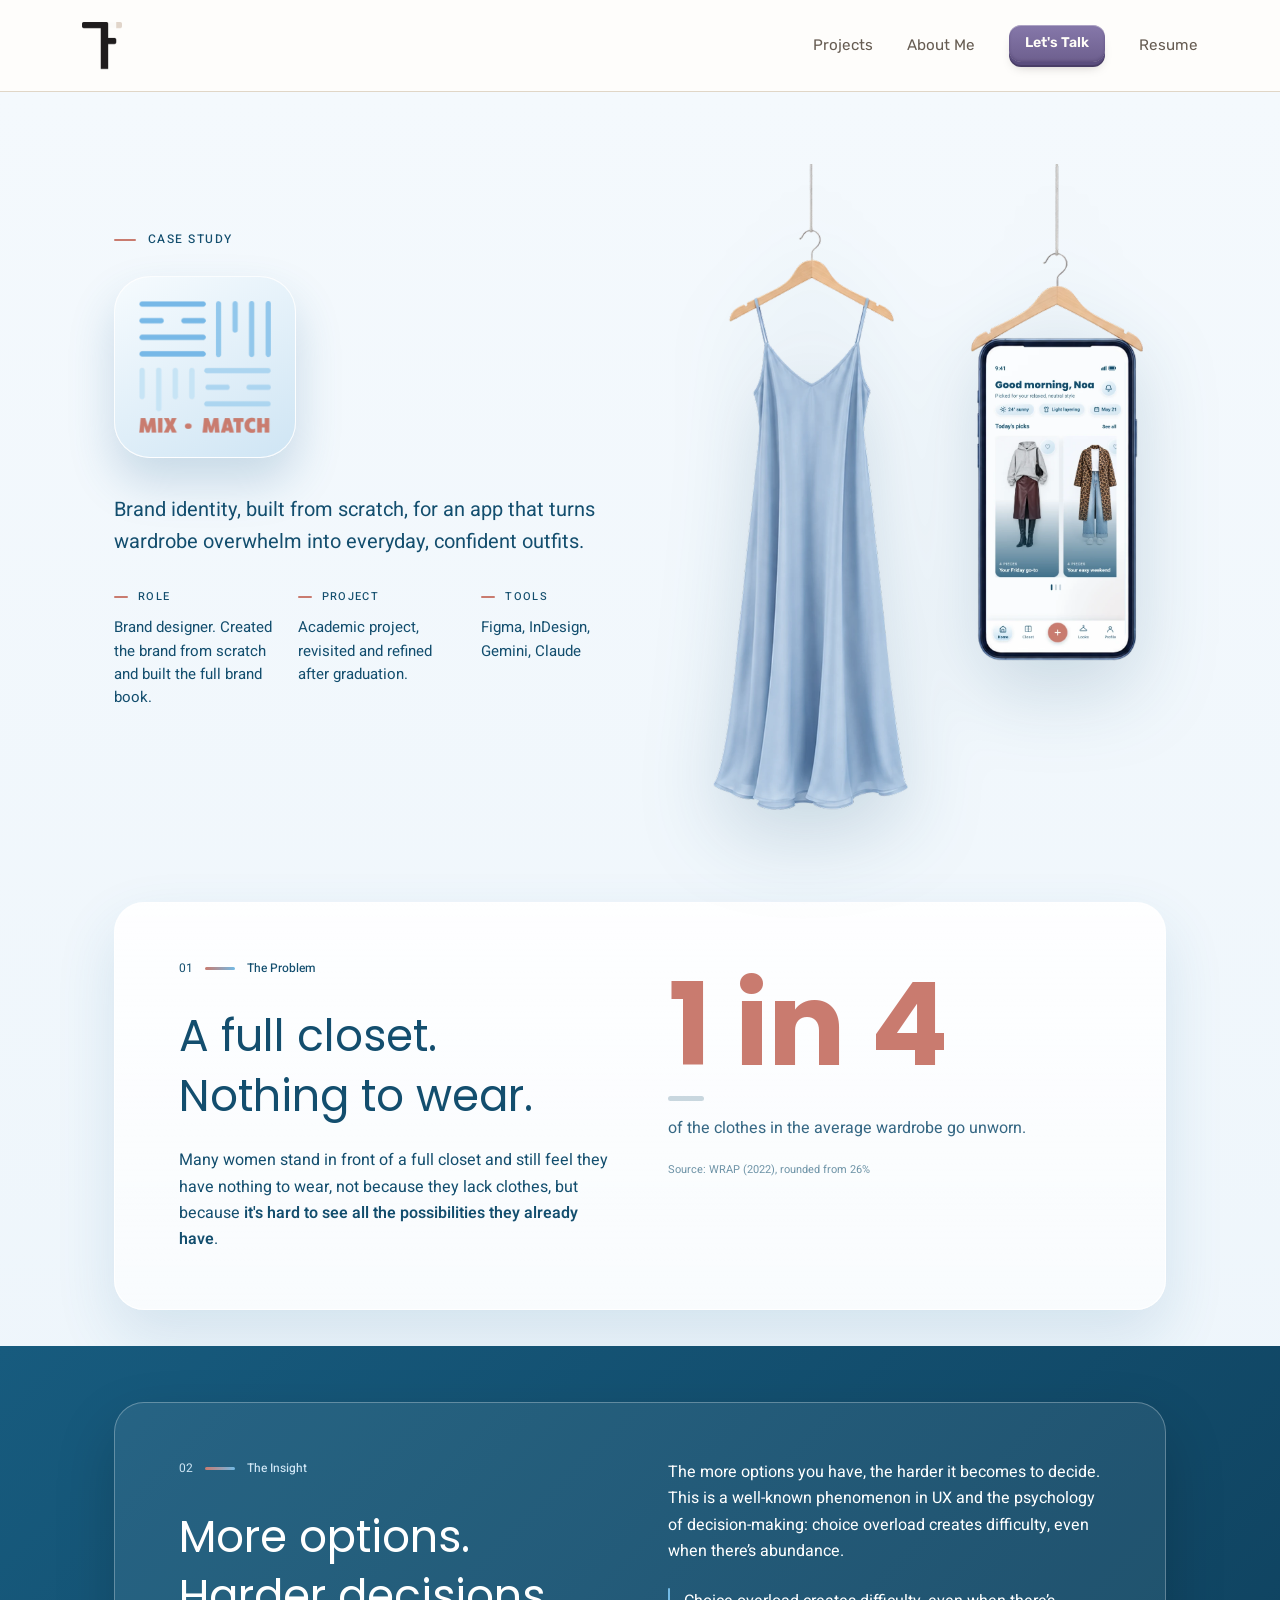
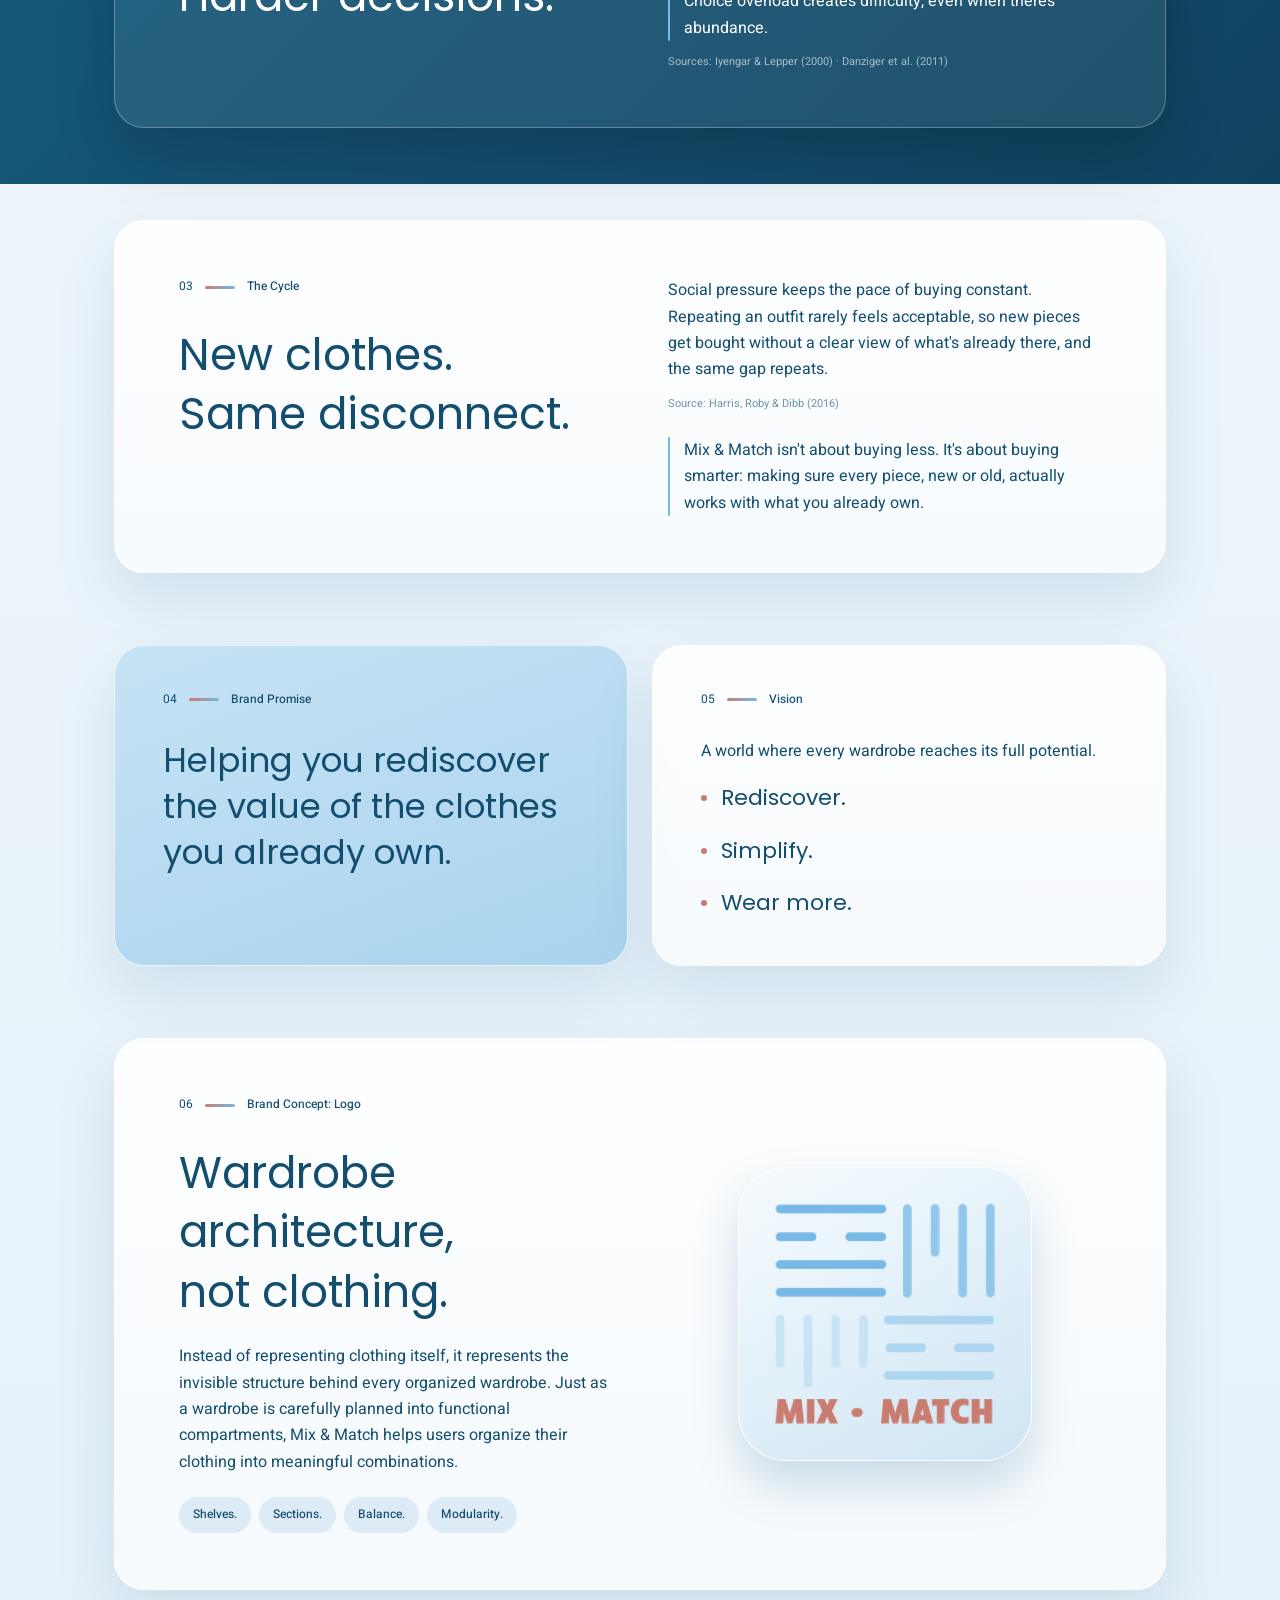
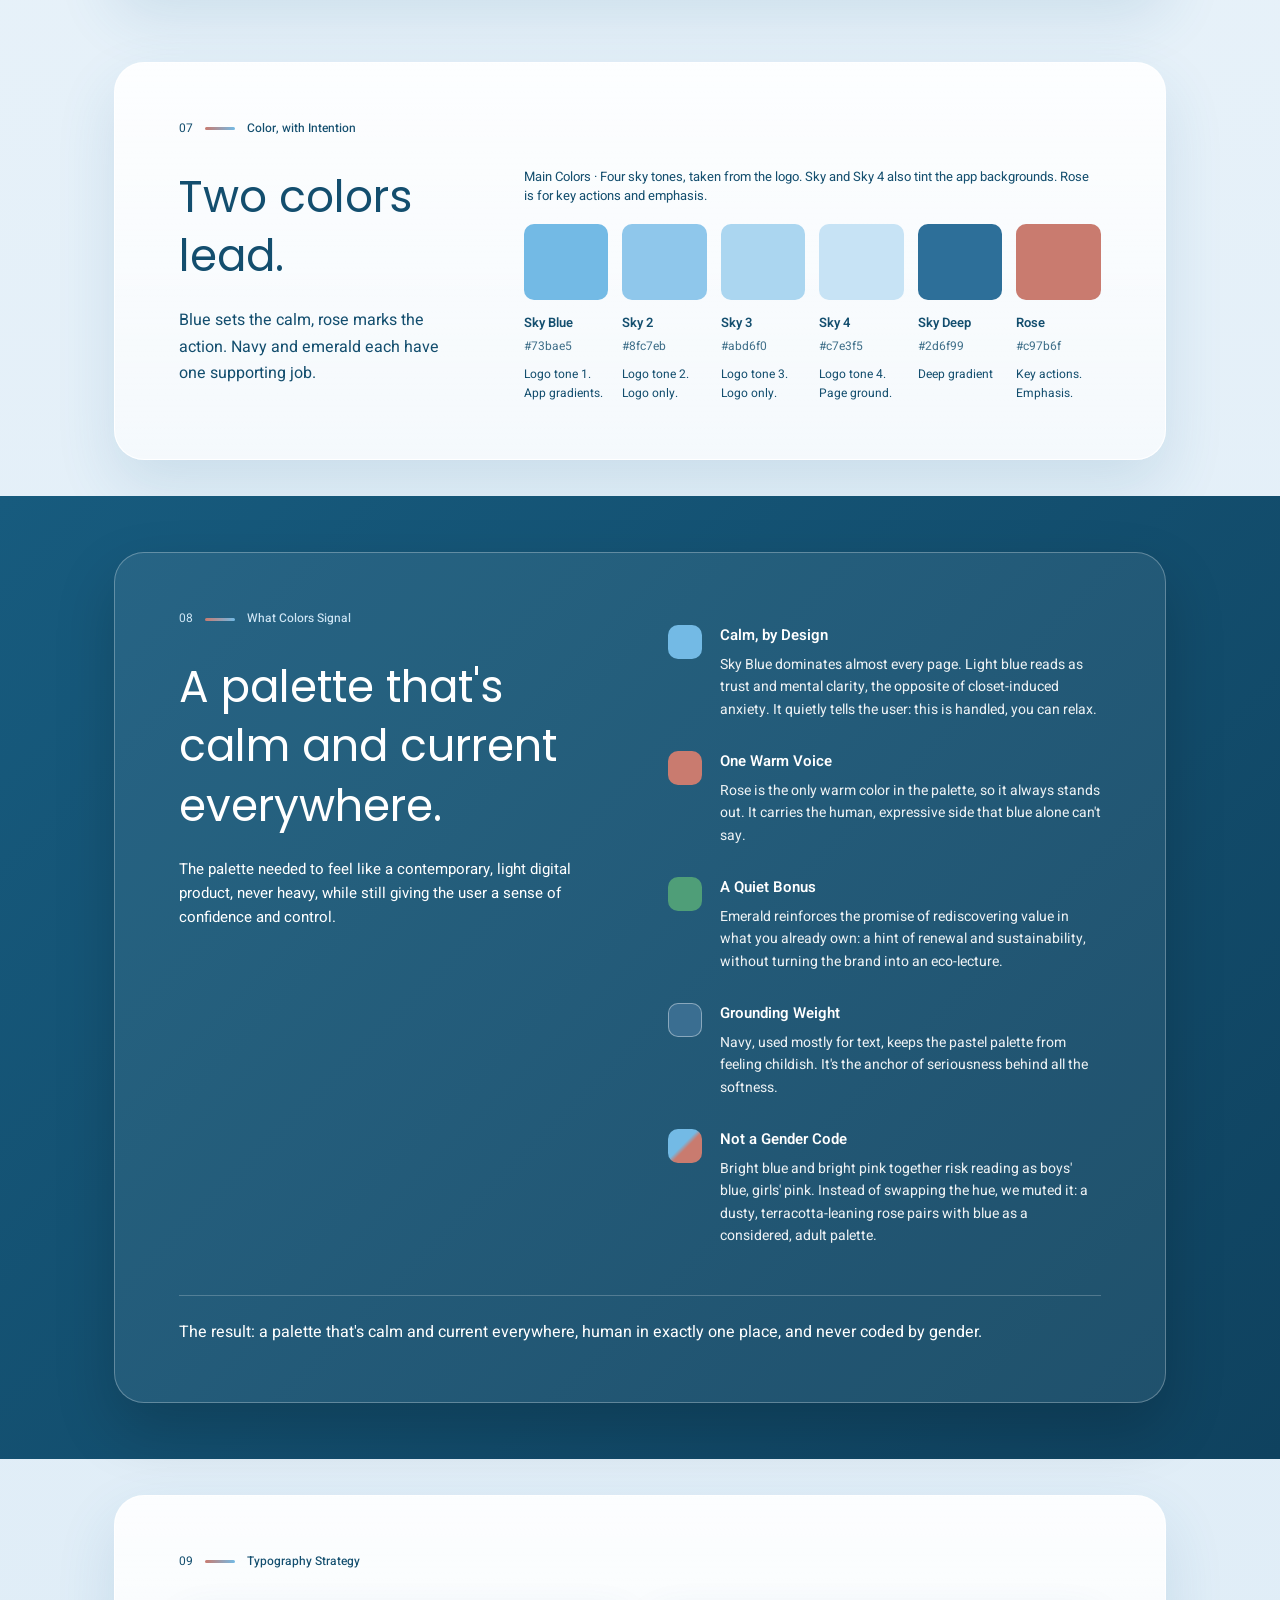
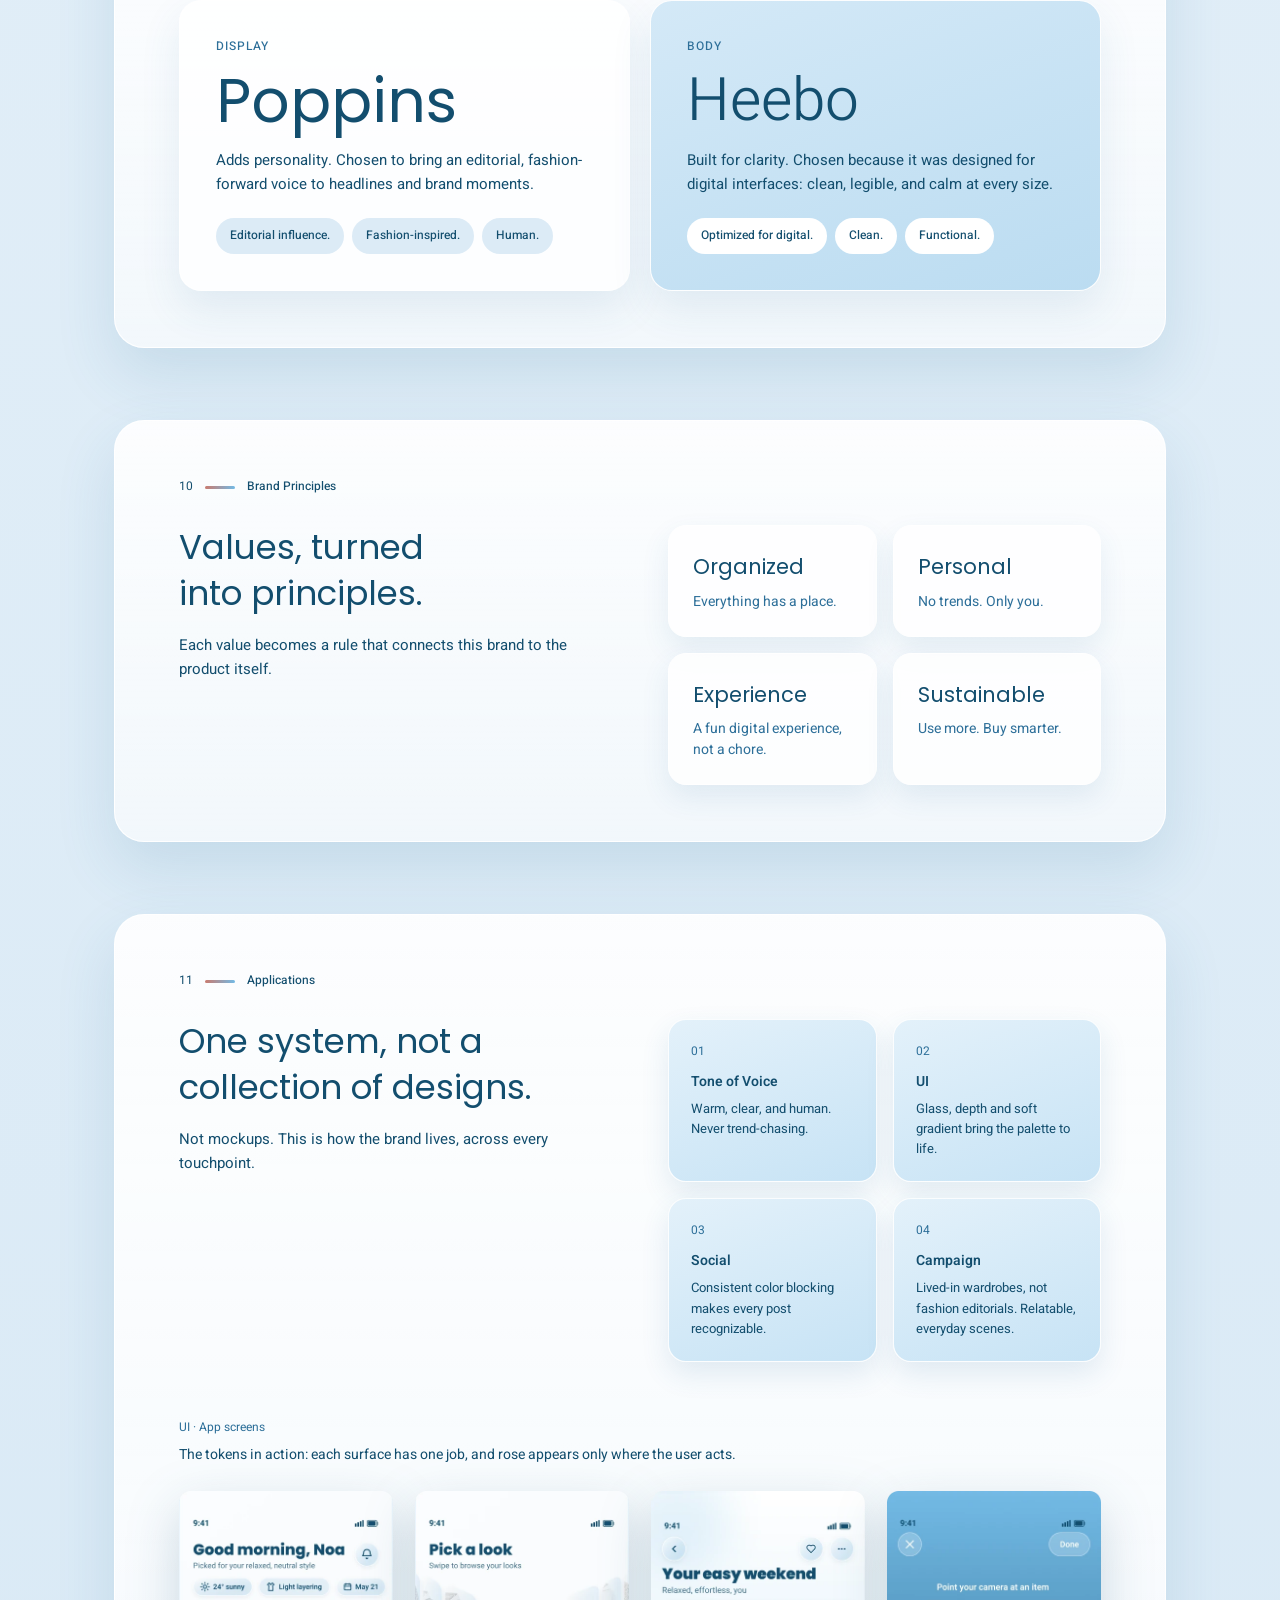
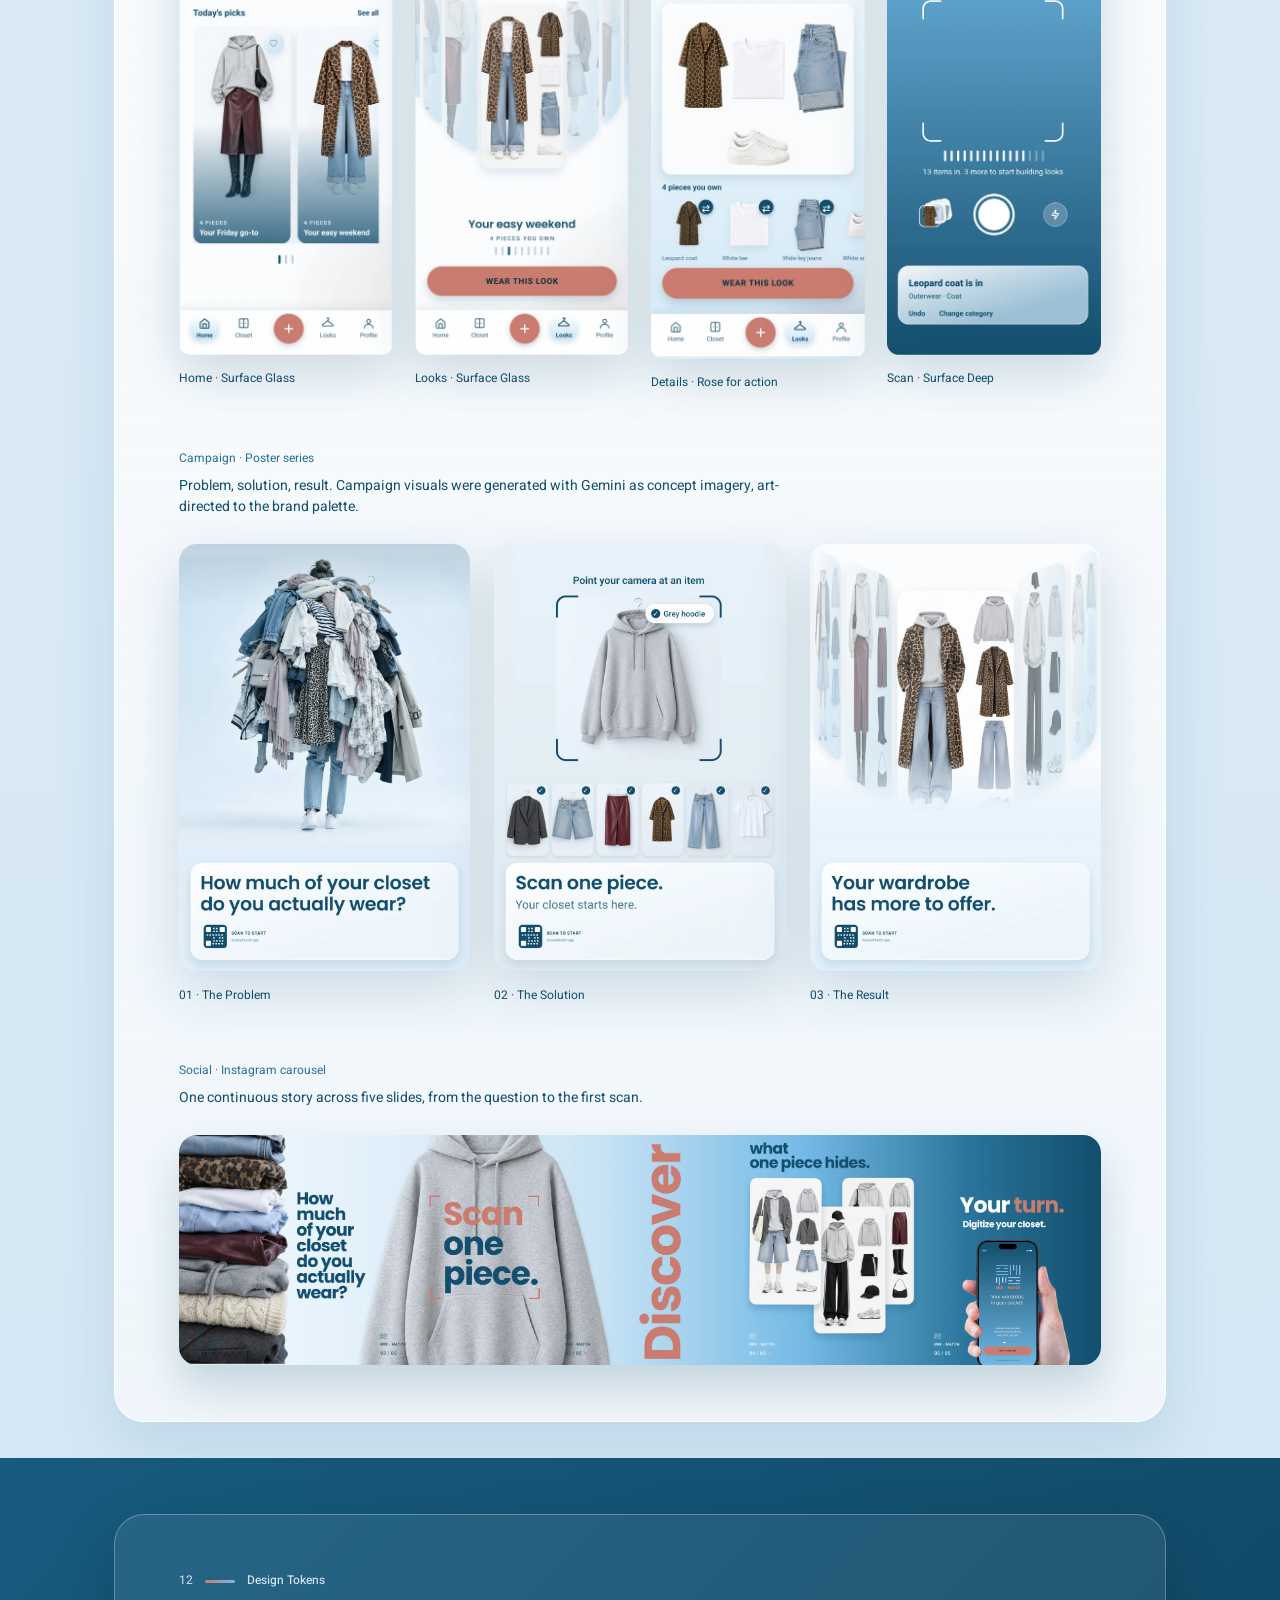
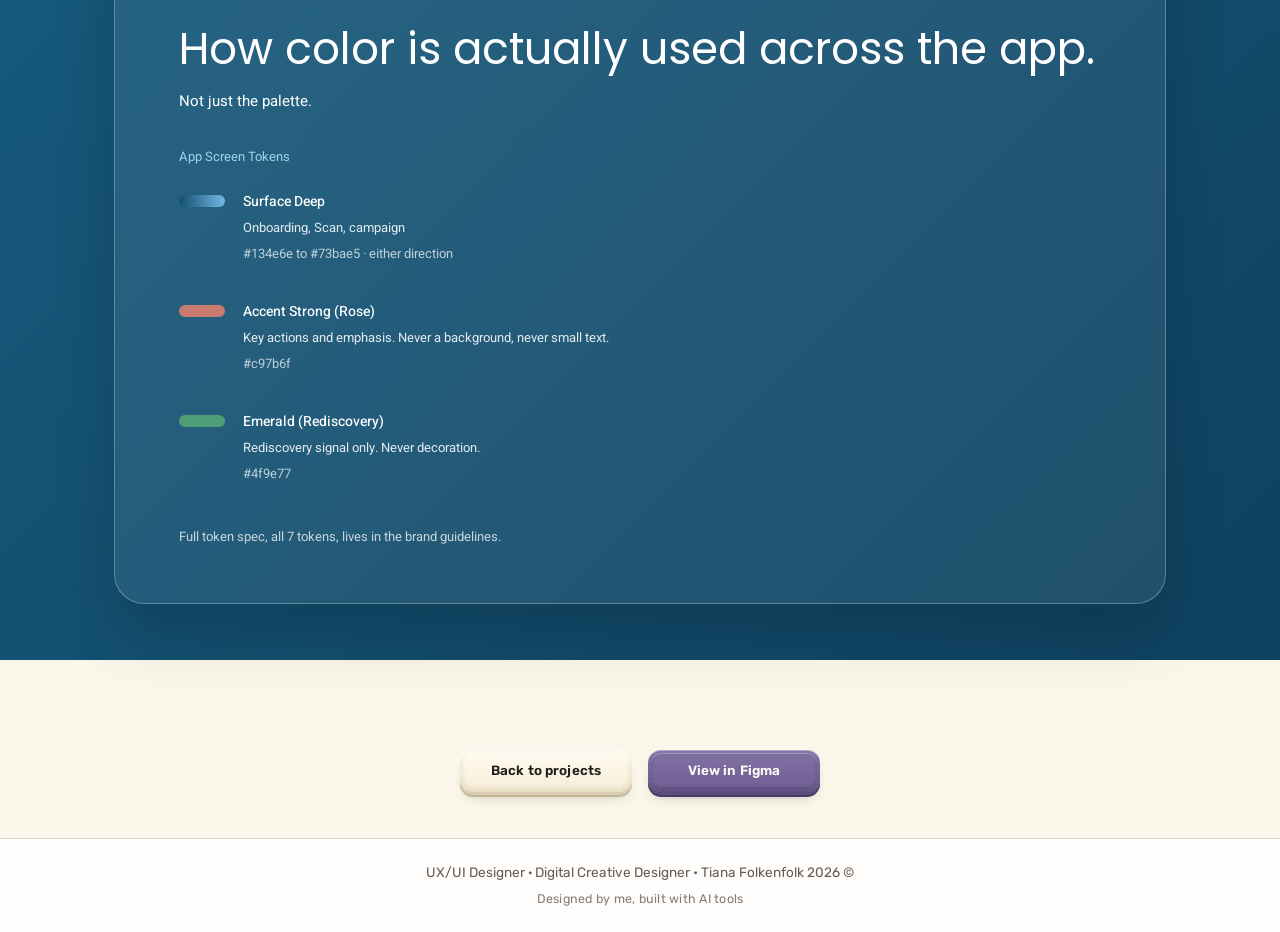
<file: work-mixmatch.html>
<!DOCTYPE html>
<html lang="en" dir="ltr" class="lang-en">
<head>
<script>(function(){try{if(localStorage.getItem('site-lang-v2')==='he'){var d=document.documentElement;d.lang='he';d.dir='rtl';d.classList.remove('lang-en');}}catch(e){}})();</script>
<!-- Analytics (GA4): production only, see js/analytics.js -->
<script src="js/analytics.js"></script>
<meta charset="UTF-8">
<meta name="viewport" content="width=device-width, initial-scale=1.0">
<title>Mix.Match Brand Book | Tiana Folkenfolk</title>
<meta name="description" content="Brand identity and brand book for a wardrobe organization app concept.">
<link rel="icon" type="image/png" sizes="32x32" href="assets/favicon-32.png">
<meta property="og:type" content="website">
<meta property="og:site_name" content="Tiana Folkenfolk">
<meta property="og:url" content="https://tianaf-portfolio.vercel.app/work-mixmatch.html">
<meta property="og:title" content="Mix.Match Brand Book | Tiana Folkenfolk">
<meta property="og:description" content="Brand identity and brand book for a wardrobe organization app concept.">
<meta property="og:image" content="https://tianaf-portfolio.vercel.app/assets/og-image.png">
<meta property="og:image:width" content="1200">
<meta property="og:image:height" content="630">
<meta property="og:locale" content="en_US">
<meta property="og:locale:alternate" content="he_IL">
<meta name="twitter:card" content="summary_large_image">
<meta name="twitter:title" content="Mix.Match Brand Book | Tiana Folkenfolk">
<meta name="twitter:description" content="Brand identity and brand book for a wardrobe organization app concept.">
<meta name="twitter:image" content="https://tianaf-portfolio.vercel.app/assets/og-image.png">
<link rel="preconnect" href="https://fonts.googleapis.com">
<link href="https://fonts.googleapis.com/css2?family=Rubik:wght@400;500;600;700&family=Poppins:wght@400;700&family=Heebo:wght@300;400;500;600&family=Inter:wght@400&display=swap" rel="stylesheet">
<link rel="stylesheet" href="css/style.css">
<style>
.mm-case{ direction:ltr; font-family:'Heebo',sans-serif; color:#134E6E; background:linear-gradient(180deg,#F4F9FD 0%,#E3EFF8 45%,#D3E6F4 100%); }
.mm-case img{ max-width:100%; height:auto; }
.mm-wrap{ max-width:1100px; margin:0 auto; padding:0 24px; }

/* hero */
.mm-hero{ padding:72px 0 56px; }
.mm-hero-grid{ display:grid; grid-template-columns:minmax(0,1.05fr) minmax(0,.95fr); gap:48px; align-items:center; max-width:1100px; margin:0 auto; padding:0 24px; }
.mm-eyebrow{ display:flex; align-items:center; gap:12px; font-weight:500; font-size:12px; letter-spacing:.12em; text-transform:uppercase; color:#134E6E; margin-bottom:26px; }
.mm-eyebrow::before{ content:""; width:22px; height:2px; background:#C97B6F; border-radius:1px; }
.mm-tile{ display:inline-block; padding:24px; border-radius:36px; background:linear-gradient(150deg,#F6FBFE 0%,#CFE5F4 100%); border:1px solid rgba(255,255,255,.9); box-shadow:0 24px 46px rgba(45,111,153,.22); line-height:0; }
.mm-tile img{ display:block; }
.mm-hero-logo{ margin-bottom:28px; }
.mm-hero-logo img{ width:132px; height:auto; }
.mm-hero-lead{ font-size:clamp(17px,1.7vw,20px); line-height:1.6; color:#134E6E; max-width:540px; margin-bottom:30px; }
.mm-meta{ display:grid; grid-template-columns:repeat(3,minmax(0,1fr)); gap:24px; margin-bottom:34px; max-width:560px; }
.mm-meta .k{ display:flex; align-items:center; gap:10px; font-size:11px; font-weight:500; letter-spacing:.12em; text-transform:uppercase; color:#134E6E; margin-bottom:10px; }
.mm-meta .k::before{ content:""; width:14px; height:2px; background:#C97B6F; border-radius:1px; }
.mm-meta .v{ font-size:15px; line-height:1.55; color:#134E6E; }
.mm-hero-art{ display:flex; justify-content:center; }
.mm-hero-art img{ width:100%; max-width:430px; filter:drop-shadow(0 30px 40px rgba(19,78,110,.18)); }

/* bands and glass cards */
.mm-band{ padding:36px 0; }
.mm-band.deep{ background:linear-gradient(135deg,#175B7E 0%,#0F425F 100%); padding:56px 0; }
.mm-glass{ border-radius:30px; padding:56px 64px; background:linear-gradient(180deg,rgba(255,255,255,.9),rgba(255,255,255,.62)); border:1px solid rgba(255,255,255,.95); box-shadow:0 26px 60px rgba(45,111,153,.14); }
.mm-glass.deep{ background:rgba(255,255,255,.07); border:1px solid rgba(255,255,255,.28); box-shadow:0 26px 60px rgba(0,0,0,.18); color:#fff; }
.mm-glass.deep .mm-h1,.mm-glass.deep .mm-h2,.mm-glass.deep .mm-body,.mm-glass.deep .mm-body-sm{ color:#fff; }

.mm-slidetag{ display:flex; align-items:center; gap:12px; margin-bottom:28px; }
.mm-slidetag .num{ font-size:12px; color:#134E6E; }
.mm-slidetag .bar{ width:30px; height:3px; border-radius:2px; background:linear-gradient(90deg,#C97B6F 0%,#73BAE5 100%); }
.mm-slidetag .label{ font-size:12px; font-weight:500; color:#134E6E; }
.deep .mm-slidetag .num,.deep .mm-slidetag .label{ color:#CFE6F5; }

.mm-grid-2{ display:grid; grid-template-columns:repeat(2,minmax(0,1fr)); gap:56px; align-items:start; }
.mm-h1{ text-wrap:balance; font-family:'Poppins',sans-serif; font-weight:400; font-size:clamp(30px,3.6vw,44px); line-height:1.35; color:#134E6E; margin:0 0 22px; }
.mm-h2{ text-wrap:balance; font-family:'Poppins',sans-serif; font-weight:400; font-size:clamp(25px,2.8vw,34px); line-height:1.35; color:#134E6E; margin:0 0 16px; }
.mm-body{ font-size:16px; line-height:1.65; color:#134E6E; margin:0; }
.mm-body b{ font-weight:600; }
.mm-body-sm{ font-size:15px; line-height:1.6; color:#134E6E; margin:0; }
.mm-source{ font-size:11px; color:rgba(19,78,110,.6); margin-top:12px; }
.deep .mm-source{ color:rgba(255,255,255,.6); }
.mm-quote{ display:flex; gap:14px; align-items:flex-start; margin-top:24px; }
.mm-quote .bar{ width:2px; flex:0 0 2px; align-self:stretch; background:#73BAE5; border-radius:1px; }

/* 01 stat */
.mm-stat{ display:flex; flex-direction:column; align-items:flex-start; gap:14px; padding-top:8px; }
.mm-stat .num{ font-family:'Poppins',sans-serif; font-weight:700; font-size:clamp(72px,9vw,128px); color:#C97B6F; line-height:1; white-space:nowrap; }
.mm-stat .bar{ width:36px; height:5px; border-radius:3px; background:rgba(19,78,110,.22); }
.mm-stat p{ font-size:16px; color:rgba(19,78,110,.85); margin:0; }
.mm-stat p.mm-source{ font-size:11px; color:rgba(19,78,110,.6); margin-top:6px; }

/* promise + vision */
.mm-duo{ display:grid; grid-template-columns:repeat(2,minmax(0,1fr)); gap:24px; }
.mm-duo .mm-glass{ padding:44px 48px; }
.mm-glass.sky{ background:linear-gradient(160deg,#C7E3F5 0%,#A9D3EE 100%); border-color:rgba(255,255,255,.7); }
.mm-list-dot{ display:flex; align-items:center; gap:14px; margin-top:16px; }
.mm-list-dot .dot{ width:6px; height:6px; border-radius:3px; background:#C97B6F; flex:none; }
.mm-list-dot span{ font-family:'Poppins',sans-serif; font-size:22px; color:#134E6E; }

.mm-pill-row{ display:flex; gap:8px; flex-wrap:wrap; margin-top:22px; }
.mm-pill{ background:#DCEBF6; color:#134E6E; font-size:12px; font-weight:500; padding:8px 14px; border-radius:999px; }
.mm-logo-tile{ display:flex; align-items:center; justify-content:center; }
.mm-logo-tile .mm-tile{ padding:36px; border-radius:48px; }
.mm-logo-tile .mm-tile img{ width:220px; }

/* swatches */
.mm-caption{ font-size:13px; line-height:1.5; color:#134E6E; margin-bottom:18px; }
.mm-grid-color{ grid-template-columns:minmax(0,.8fr) minmax(0,1.6fr); }
.mm-swatches{ display:grid; grid-template-columns:repeat(6,minmax(0,1fr)); gap:14px; }
.mm-swatch .chip{ height:76px; border-radius:10px; margin-bottom:12px; }
.mm-swatch .name{ font-size:13px; font-weight:600; color:#134E6E; margin-bottom:4px; }
.mm-swatch .hex{ font-size:12px; color:#134E6E; opacity:.8; margin-bottom:8px; }
.mm-swatch .desc{ font-size:12px; line-height:1.6; color:#134E6E; }

/* signals */
.mm-signal{ display:flex; gap:18px; align-items:flex-start; padding:14px 0; }
.mm-signal .dot{ width:34px; height:34px; border-radius:10px; flex:none; margin-top:2px; }
.mm-signal h4{ font-size:15px; font-weight:600; color:#fff; margin:0 0 6px; }
.mm-signal p{ font-size:14px; color:#fff; line-height:1.6; margin:0; opacity:.92; }
.mm-result{ margin-top:34px; padding-top:24px; border-top:1px solid rgba(255,255,255,.22); font-size:16px; line-height:1.6; color:#fff; }

/* typography */
.mm-type-card{ border-radius:22px; padding:36px; background:rgba(255,255,255,.78); border:1px solid rgba(255,255,255,.95); box-shadow:0 18px 40px rgba(45,111,153,.1); }
.mm-type-card.sky{ background:linear-gradient(160deg,#D4E9F7,#BBDCF1); }
.mm-type-sample{ font-family:'Poppins',sans-serif; font-size:clamp(38px,5vw,60px); color:#134E6E; margin:12px 0 14px; line-height:1.1; }
.mm-type-sample.heebo{ font-family:'Heebo',sans-serif; font-weight:300; }
.mm-cap{ font-size:12px; font-weight:500; letter-spacing:.08em; text-transform:uppercase; color:#2D6F99; }
.mm-pill.on-white{ background:#fff; }

/* principles + applications cards */
.mm-mini-grid{ display:grid; grid-template-columns:repeat(2,minmax(0,1fr)); gap:16px; }
.mm-mini-card{ background:rgba(255,255,255,.85); border:1px solid #fff; border-radius:18px; padding:24px; box-shadow:0 12px 28px rgba(45,111,153,.1); }
.mm-mini-card .t{ font-family:'Poppins',sans-serif; font-size:21px; color:#134E6E; margin-bottom:6px; }
.mm-mini-card .s{ font-size:14px; line-height:1.5; color:#2D6F99; }
.mm-app-card{ background:linear-gradient(160deg,#E3F1FA,#C7E3F5); border:1px solid rgba(255,255,255,.9); border-radius:18px; padding:22px; box-shadow:0 12px 28px rgba(45,111,153,.12); }
.mm-app-card .n{ font-size:12px; color:#2D6F99; margin-bottom:8px; }
.mm-app-card .t{ font-size:14px; font-weight:600; color:#134E6E; margin-bottom:6px; }
.mm-app-card .s{ font-size:13px; color:#134E6E; line-height:1.55; }

/* showcase blocks */
.mm-show{ margin-top:56px; }
.mm-show-cap{ font-size:12px; color:#2D6F99; margin-bottom:6px; }
.mm-show-note{ font-size:14px; line-height:1.55; color:#134E6E; margin-bottom:26px; max-width:640px; }
.mm-phones{ display:grid; grid-template-columns:repeat(4,minmax(0,1fr)); gap:22px; }
.mm-phone img{ display:block; width:100%; filter:drop-shadow(0 18px 26px rgba(19,78,110,.2)); }
.mm-phone figcaption,.mm-poster figcaption{ font-size:12px; color:#134E6E; margin-top:14px; }
.mm-posters{ display:grid; grid-template-columns:repeat(3,minmax(0,1fr)); gap:24px; }
.mm-poster{ margin:0; }
.mm-poster img{ display:block; width:100%; border-radius:18px; filter:drop-shadow(0 18px 28px rgba(19,78,110,.18)); }
.mm-phone{ margin:0; }

.mm-carousel{ display:grid; grid-template-columns:repeat(5,minmax(0,1fr)); border-radius:18px; overflow:hidden; box-shadow:0 22px 40px rgba(19,78,110,.2); }
.mm-carousel img{ display:block; width:100%; height:auto; }

/* tokens */
.mm-token{ display:flex; gap:18px; align-items:flex-start; padding:18px 0; }
.mm-token .swab{ width:46px; height:12px; border-radius:6px; flex:none; margin-top:5px; }
.mm-token .t{ font-size:14px; font-weight:500; color:#fff; margin-bottom:4px; }
.mm-token .s{ font-size:13px; color:rgba(255,255,255,.88); margin-bottom:4px; }
.mm-token .hex{ font-size:13px; color:rgba(255,255,255,.7); }
.mm-foot{ margin-top:24px; font-size:13px; color:rgba(255,255,255,.75); }

@media (max-width:900px){
  .mm-swatches{ grid-template-columns:repeat(3,minmax(0,1fr)); }
  .mm-phones{ grid-template-columns:repeat(2,minmax(0,1fr)); }
}
@media (max-width:760px){
  .mm-hero{ padding:40px 0 28px; }
  .mm-hero-grid{ grid-template-columns:1fr; gap:28px; padding:0 14px; }
  .mm-hero-art img{ max-width:300px; }
  .mm-tile{ padding:18px; border-radius:28px; }
  .mm-hero-logo img{ width:104px; }
  .mm-logo-tile .mm-tile{ padding:26px; }
  .mm-logo-tile .mm-tile img{ width:170px; }
  .mm-meta{ grid-template-columns:1fr; gap:18px; }
  .mm-wrap{ padding:0 14px; }
  .mm-band{ padding:18px 0; }
  .mm-band.deep{ padding:28px 0; }
  .mm-glass{ padding:30px 22px; border-radius:24px; }
  .mm-duo .mm-glass{ padding:30px 22px; }
  .mm-grid-2,.mm-grid-color,.mm-duo{ grid-template-columns:1fr; gap:26px; }
  .mm-duo{ gap:16px; }
  .mm-mini-grid{ grid-template-columns:1fr; }
  .mm-posters{ grid-template-columns:1fr; max-width:360px; margin:0 auto; }
  .mm-carousel{ display:flex; overflow-x:auto; scroll-snap-type:x mandatory; border-radius:16px; -webkit-overflow-scrolling:touch; }
  .mm-carousel img{ flex:0 0 78%; width:78%; scroll-snap-align:start; }
  .mm-swatches{ grid-template-columns:repeat(2,minmax(0,1fr)); }
}
</style>
</head>
<body data-page="workMixmatch">

<header class="site-header">
  <nav class="nav">
    <ul class="nav-links">
      <li><a href="index.html#work" data-i18n="nav-home">Projects</a></li>
      <li><a href="about.html" data-i18n="nav-about">About Me</a></li>
      <li><a href="contact.html" data-i18n="nav-contact">Let's Talk</a></li>
      <li><a href="assets/tiana-folkenfolk-cv-en.pdf" target="_blank" rel="noopener" class="nav-cv-btn" data-i18n="nav-cv">Resume</a></li>
      <li><button class="lang-toggle" type="button" aria-label="עבור לעברית">עב</button></li>
    </ul>
    <a class="brand logo-lockup" href="index.html" data-i18n-aria="brand-aria" aria-label="Tiana Folkenfolk">
      <img class="logo-mark" src="assets/logo-tf.png" alt="" aria-hidden="true">
    </a>
    <button class="menu-toggle" data-i18n-aria="menu-toggle-aria" aria-label="Open menu">&#9776;</button>
  </nav>
  <div class="mobile-menu">
    <a href="index.html#work" data-i18n="nav-home">Projects</a>
    <a href="about.html" data-i18n="nav-about">About Me</a>
    <a href="contact.html" data-i18n="nav-contact">Let's Talk</a>
    <a href="assets/tiana-folkenfolk-cv-en.pdf" target="_blank" rel="noopener" class="nav-cv-btn" data-i18n="nav-cv">Resume</a>
    <button class="lang-toggle lang-toggle--mobile" type="button" aria-label="עבור לעברית">עב</button>
  </div>
</header>

<main>
  <h1 class="sr-only" data-i18n="case-header-h1">A Full Closet. Nothing to Wear.</h1>

  <div class="mm-case">

    <!-- Hero -->
    <div class="mm-hero">
      <div class="mm-hero-grid">
        <div>
          <div class="mm-eyebrow">Case study</div>
          <div class="mm-tile mm-hero-logo"><img src="assets/mixmatch-logo.webp" alt="Mix.Match logo" width="132" height="132"></div>
          <p class="mm-hero-lead">Brand identity, built from scratch, for an app that turns wardrobe overwhelm into everyday, confident outfits.</p>
          <div class="mm-meta">
            <div><div class="k">Role</div><div class="v">Brand designer. Created the brand from scratch and built the full brand book.</div></div>
            <div><div class="k">Project</div><div class="v">Academic project, revisited and refined after graduation.</div></div>
            <div><div class="k">Tools</div><div class="v">Figma, InDesign, Gemini, Claude</div></div>
          </div>
        </div>
        <div class="mm-hero-art">
          <img src="assets/mm-hero.webp" alt="A pale blue dress and the Mix.Match app on a phone, both hanging on wooden hangers" width="1263" height="1896">
        </div>
      </div>
    </div>

    <!-- 01 Problem -->
    <section class="mm-band">
      <div class="mm-wrap">
        <div class="mm-glass">
          <div class="mm-grid-2">
            <div>
              <div class="mm-slidetag"><span class="num">01</span><span class="bar"></span><span class="label">The Problem</span></div>
              <h2 class="mm-h1">A full closet.<br>Nothing to wear.</h2>
              <p class="mm-body">Many women stand in front of a full closet and still feel they have nothing to wear, not because they lack clothes, but because <b>it's hard to see all the possibilities they already have</b>.</p>
            </div>
            <div class="mm-stat">
              <div class="num">1 in 4</div>
              <div class="bar"></div>
              <p>of the clothes in the average wardrobe go unworn.</p>
              <p class="mm-source">Source: WRAP (2022), rounded from 26%</p>
            </div>
          </div>
        </div>
      </div>
    </section>

    <!-- 02 Insight -->
    <section class="mm-band deep">
      <div class="mm-wrap">
        <div class="mm-glass deep">
          <div class="mm-grid-2">
            <div>
              <div class="mm-slidetag"><span class="num">02</span><span class="bar"></span><span class="label">The Insight</span></div>
              <h2 class="mm-h1">More options.<br>Harder decisions.</h2>
            </div>
            <div>
              <p class="mm-body">The more options you have, the harder it becomes to decide. This is a well-known phenomenon in UX and the psychology of decision-making: choice overload creates difficulty, even when there’s abundance.</p>
              <div class="mm-quote">
                <div class="bar"></div>
                <p class="mm-body">Choice overload creates difficulty, even when there’s abundance.</p>
              </div>
              <p class="mm-source">Sources: Iyengar &amp; Lepper (2000) · Danziger et al. (2011)</p>
            </div>
          </div>
        </div>
      </div>
    </section>

    <!-- 03 Cycle -->
    <section class="mm-band">
      <div class="mm-wrap">
        <div class="mm-glass">
          <div class="mm-grid-2">
            <div>
              <div class="mm-slidetag"><span class="num">03</span><span class="bar"></span><span class="label">The Cycle</span></div>
              <h2 class="mm-h1">New clothes.<br>Same disconnect.</h2>
            </div>
            <div>
              <p class="mm-body">Social pressure keeps the pace of buying constant. Repeating an outfit rarely feels acceptable, so new pieces get bought without a clear view of what's already there, and the same gap repeats.</p>
              <p class="mm-source">Source: Harris, Roby &amp; Dibb (2016)</p>
              <div class="mm-quote">
                <div class="bar"></div>
                <p class="mm-body">Mix &amp; Match isn't about buying less. It's about buying smarter: making sure every piece, new or old, actually works with what you already own.</p>
              </div>
            </div>
          </div>
        </div>
      </div>
    </section>

    <!-- 04 Promise, 05 Vision -->
    <section class="mm-band">
      <div class="mm-wrap">
        <div class="mm-duo">
          <div class="mm-glass sky">
            <div class="mm-slidetag"><span class="num">04</span><span class="bar"></span><span class="label">Brand Promise</span></div>
            <h3 class="mm-h2">Helping you rediscover the value of the clothes you already own.</h3>
          </div>
          <div class="mm-glass">
            <div class="mm-slidetag"><span class="num">05</span><span class="bar"></span><span class="label">Vision</span></div>
            <p class="mm-body">A world where every wardrobe reaches its full potential.</p>
            <div class="mm-list-dot"><div class="dot"></div><span>Rediscover.</span></div>
            <div class="mm-list-dot"><div class="dot"></div><span>Simplify.</span></div>
            <div class="mm-list-dot"><div class="dot"></div><span>Wear more.</span></div>
          </div>
        </div>
      </div>
    </section>

    <!-- 06 Logo concept -->
    <section class="mm-band">
      <div class="mm-wrap">
        <div class="mm-glass">
          <div class="mm-grid-2" style="align-items:center;">
            <div>
              <div class="mm-slidetag"><span class="num">06</span><span class="bar"></span><span class="label">Brand Concept: Logo</span></div>
              <h2 class="mm-h1">Wardrobe architecture, not clothing.</h2>
              <p class="mm-body">Instead of representing clothing itself, it represents the invisible structure behind every organized wardrobe. Just as a wardrobe is carefully planned into functional compartments, Mix &amp; Match helps users organize their clothing into meaningful combinations.</p>
              <div class="mm-pill-row">
                <span class="mm-pill">Shelves.</span>
                <span class="mm-pill">Sections.</span>
                <span class="mm-pill">Balance.</span>
                <span class="mm-pill">Modularity.</span>
              </div>
            </div>
            <!-- Logo animation slot (Figma 742:95): replace this static logo when the file arrives -->
            <div class="mm-logo-tile">
              <div class="mm-tile"><img src="assets/mixmatch-logo.webp" alt="Mix.Match logo" width="220" height="220"></div>
            </div>
          </div>
        </div>
      </div>
    </section>

    <!-- 07 Color -->
    <section class="mm-band">
      <div class="mm-wrap">
        <div class="mm-glass">
          <div class="mm-slidetag"><span class="num">07</span><span class="bar"></span><span class="label">Color, with Intention</span></div>
          <div class="mm-grid-2 mm-grid-color">
            <div>
              <h2 class="mm-h1">Two colors lead.</h2>
              <p class="mm-body">Blue sets the calm, rose marks the action. Navy and emerald each have one supporting job.</p>
            </div>
            <div>
              <div class="mm-caption">Main Colors · Four sky tones, taken from the logo. Sky and Sky 4 also tint the app backgrounds. Rose is for key actions and emphasis.</div>
              <div class="mm-swatches">
                <div class="mm-swatch"><div class="chip" style="background:#73BAE5"></div><div class="name">Sky Blue</div><div class="hex">#73bae5</div><div class="desc">Logo tone 1.<br>App gradients.</div></div>
                <div class="mm-swatch"><div class="chip" style="background:#8FC7EB"></div><div class="name">Sky 2</div><div class="hex">#8fc7eb</div><div class="desc">Logo tone 2.<br>Logo only.</div></div>
                <div class="mm-swatch"><div class="chip" style="background:#ABD6F0"></div><div class="name">Sky 3</div><div class="hex">#abd6f0</div><div class="desc">Logo tone 3.<br>Logo only.</div></div>
                <div class="mm-swatch"><div class="chip" style="background:#C7E3F5"></div><div class="name">Sky 4</div><div class="hex">#c7e3f5</div><div class="desc">Logo tone 4.<br>Page ground.</div></div>
                <div class="mm-swatch"><div class="chip" style="background:#2D6F99"></div><div class="name">Sky Deep</div><div class="hex">#2d6f99</div><div class="desc">Deep gradient</div></div>
                <div class="mm-swatch"><div class="chip" style="background:#C97B6F"></div><div class="name">Rose</div><div class="hex">#c97b6f</div><div class="desc">Key actions.<br>Emphasis.</div></div>
              </div>
            </div>
          </div>
        </div>
      </div>
    </section>

    <!-- 08 What colors signal -->
    <section class="mm-band deep">
      <div class="mm-wrap">
        <div class="mm-glass deep">
          <div class="mm-grid-2">
            <div>
              <div class="mm-slidetag"><span class="num">08</span><span class="bar"></span><span class="label">What Colors Signal</span></div>
              <h2 class="mm-h1">A palette that's calm and current everywhere.</h2>
              <p class="mm-body-sm">The palette needed to feel like a contemporary, light digital product, never heavy, while still giving the user a sense of confidence and control.</p>
            </div>
            <div>
              <div class="mm-signal"><div class="dot" style="background:#73BAE5"></div><div><h4>Calm, by Design</h4><p>Sky Blue dominates almost every page. Light blue reads as trust and mental clarity, the opposite of closet-induced anxiety. It quietly tells the user: this is handled, you can relax.</p></div></div>
              <div class="mm-signal"><div class="dot" style="background:#C97B6F"></div><div><h4>One Warm Voice</h4><p>Rose is the only warm color in the palette, so it always stands out. It carries the human, expressive side that blue alone can't say.</p></div></div>
              <div class="mm-signal"><div class="dot" style="background:#4F9E78"></div><div><h4>A Quiet Bonus</h4><p>Emerald reinforces the promise of rediscovering value in what you already own: a hint of renewal and sustainability, without turning the brand into an eco-lecture.</p></div></div>
              <div class="mm-signal"><div class="dot" style="background:#3A6E91;border:1px solid rgba(255,255,255,.4)"></div><div><h4>Grounding Weight</h4><p>Navy, used mostly for text, keeps the pastel palette from feeling childish. It's the anchor of seriousness behind all the softness.</p></div></div>
              <div class="mm-signal"><div class="dot" style="background:linear-gradient(135deg,#73BAE5 0%,#73BAE5 45%,#C97B6F 55%,#C97B6F 100%)"></div><div><h4>Not a Gender Code</h4><p>Bright blue and bright pink together risk reading as boys' blue, girls' pink. Instead of swapping the hue, we muted it: a dusty, terracotta-leaning rose pairs with blue as a considered, adult palette.</p></div></div>
            </div>
          </div>
          <p class="mm-result">The result: a palette that's calm and current everywhere, human in exactly one place, and never coded by gender.</p>
        </div>
      </div>
    </section>

    <!-- 09 Typography -->
    <section class="mm-band">
      <div class="mm-wrap">
        <div class="mm-glass">
          <div class="mm-slidetag"><span class="num">09</span><span class="bar"></span><span class="label">Typography Strategy</span></div>
          <div class="mm-grid-2" style="gap:20px;">
            <div class="mm-type-card">
              <div class="mm-cap">Display</div>
              <div class="mm-type-sample">Poppins</div>
              <p class="mm-body-sm">Adds personality. Chosen to bring an editorial, fashion-forward voice to headlines and brand moments.</p>
              <div class="mm-pill-row">
                <span class="mm-pill">Editorial influence.</span>
                <span class="mm-pill">Fashion-inspired.</span>
                <span class="mm-pill">Human.</span>
              </div>
            </div>
            <div class="mm-type-card sky">
              <div class="mm-cap">Body</div>
              <div class="mm-type-sample heebo">Heebo</div>
              <p class="mm-body-sm">Built for clarity. Chosen because it was designed for digital interfaces: clean, legible, and calm at every size.</p>
              <div class="mm-pill-row">
                <span class="mm-pill on-white">Optimized for digital.</span>
                <span class="mm-pill on-white">Clean.</span>
                <span class="mm-pill on-white">Functional.</span>
              </div>
            </div>
          </div>
        </div>
      </div>
    </section>

    <!-- 10 Principles -->
    <section class="mm-band">
      <div class="mm-wrap">
        <div class="mm-glass">
          <div class="mm-slidetag"><span class="num">10</span><span class="bar"></span><span class="label">Brand Principles</span></div>
          <div class="mm-grid-2">
            <div>
              <h2 class="mm-h2">Values, turned into principles.</h2>
              <p class="mm-body-sm">Each value becomes a rule that connects this brand to the product itself.</p>
            </div>
            <div class="mm-mini-grid">
              <div class="mm-mini-card"><div class="t">Organized</div><div class="s">Everything has a place.</div></div>
              <div class="mm-mini-card"><div class="t">Personal</div><div class="s">No trends. Only you.</div></div>
              <div class="mm-mini-card"><div class="t">Experience</div><div class="s">A fun digital experience, not a chore.</div></div>
              <div class="mm-mini-card"><div class="t">Sustainable</div><div class="s">Use more. Buy smarter.</div></div>
            </div>
          </div>
        </div>
      </div>
    </section>

    <!-- 11 Applications -->
    <section class="mm-band">
      <div class="mm-wrap">
        <div class="mm-glass">
          <div class="mm-slidetag"><span class="num">11</span><span class="bar"></span><span class="label">Applications</span></div>
          <div class="mm-grid-2">
            <div>
              <h2 class="mm-h2">One system, not a collection of designs.</h2>
              <p class="mm-body-sm">Not mockups. This is how the brand lives, across every touchpoint.</p>
            </div>
            <div class="mm-mini-grid">
              <div class="mm-app-card"><div class="n">01</div><div class="t">Tone of Voice</div><div class="s">Warm, clear, and human. Never trend-chasing.</div></div>
              <div class="mm-app-card"><div class="n">02</div><div class="t">UI</div><div class="s">Glass, depth and soft gradient bring the palette to life.</div></div>
              <div class="mm-app-card"><div class="n">03</div><div class="t">Social</div><div class="s">Consistent color blocking makes every post recognizable.</div></div>
              <div class="mm-app-card"><div class="n">04</div><div class="t">Campaign</div><div class="s">Lived-in wardrobes, not fashion editorials. Relatable, everyday scenes.</div></div>
            </div>
          </div>

          <div class="mm-show">
            <div class="mm-show-cap">UI · App screens</div>
            <p class="mm-show-note">The tokens in action: each surface has one job, and rose appears only where the user acts.</p>
            <div class="mm-phones">
              <figure class="mm-phone"><img src="assets/mm-app-home.webp" alt="App home screen with today's outfit picks" width="440" height="953" loading="lazy"><figcaption>Home · Surface Glass</figcaption></figure>
              <figure class="mm-phone"><img src="assets/mm-app-looks.webp" alt="App looks screen, pick a look" width="440" height="953" loading="lazy"><figcaption>Looks · Surface Glass</figcaption></figure>
              <figure class="mm-phone"><img src="assets/mm-app-look.webp" alt="App look details with a rose action button" width="436" height="953" loading="lazy"><figcaption>Details · Rose for action</figcaption></figure>
              <figure class="mm-phone"><img src="assets/mm-app-scan.webp" alt="App scan screen on a deep blue surface" width="440" height="953" loading="lazy"><figcaption>Scan · Surface Deep</figcaption></figure>
            </div>
          </div>

          <div class="mm-show">
            <div class="mm-show-cap">Campaign · Poster series</div>
            <p class="mm-show-note">Problem, solution, result. Campaign visuals were generated with Gemini as concept imagery, art-directed to the brand palette.</p>
            <div class="mm-posters">
              <figure class="mm-poster"><img src="assets/mm-poster-problem.webp" alt="Campaign poster: How much of your closet do you actually wear?" width="906" height="1330" loading="lazy"><figcaption>01 · The Problem</figcaption></figure>
              <figure class="mm-poster"><img src="assets/mm-poster-solution.webp" alt="Campaign poster: Scan one piece. Your closet starts here." width="906" height="1330" loading="lazy"><figcaption>02 · The Solution</figcaption></figure>
              <figure class="mm-poster"><img src="assets/mm-poster-result.webp" alt="Campaign poster: Your wardrobe has more to offer." width="906" height="1330" loading="lazy"><figcaption>03 · The Result</figcaption></figure>
            </div>
          </div>

<div class="mm-show">
            <div class="mm-show-cap">Social · Instagram carousel</div>
            <p class="mm-show-note">One continuous story across five slides, from the question to the first scan.</p>
            <div class="mm-carousel" role="group" aria-label="Instagram carousel, five slides">
              <img src="assets/mm-ig-01.webp" alt="Slide 1: How much of your closet do you actually wear?" width="1080" height="1350" loading="lazy"><img src="assets/mm-ig-02.webp" alt="Slide 2: Scan one piece." width="1080" height="1350" loading="lazy"><img src="assets/mm-ig-03.webp" alt="Slide 3: Discover" width="1080" height="1350" loading="lazy"><img src="assets/mm-ig-04.webp" alt="Slide 4: what one piece hides." width="1080" height="1350" loading="lazy"><img src="assets/mm-ig-05.webp" alt="Slide 5: Your turn. Digitize your closet." width="1080" height="1350" loading="lazy">
            </div>
          </div>
        </div>
      </div>
    </section>

    <!-- 12 Design tokens -->
    <section class="mm-band deep">
      <div class="mm-wrap">
        <div class="mm-glass deep">
          <div class="mm-slidetag"><span class="num">12</span><span class="bar"></span><span class="label">Design Tokens</span></div>
          <h2 class="mm-h1" style="margin-bottom:10px;">How color is actually used across the app.</h2>
          <p class="mm-body-sm" style="margin-bottom:34px;">Not just the palette.</p>
          <div class="mm-caption" style="color:#9FD0EE;margin-bottom:6px;">App Screen Tokens</div>
          <div class="mm-token"><div class="swab" style="background:linear-gradient(90deg,#134E6E,#73BAE5)"></div><div><div class="t">Surface Deep</div><div class="s">Onboarding, Scan, campaign</div><div class="hex">#134e6e to #73bae5 · either direction</div></div></div>
          <div class="mm-token"><div class="swab" style="background:#C97B6F"></div><div><div class="t">Accent Strong (Rose)</div><div class="s">Key actions and emphasis. Never a background, never small text.</div><div class="hex">#c97b6f</div></div></div>
          <div class="mm-token"><div class="swab" style="background:#4F9E77"></div><div><div class="t">Emerald (Rediscovery)</div><div class="s">Rediscovery signal only. Never decoration.</div><div class="hex">#4f9e77</div></div></div>
          <p class="mm-foot">Full token spec, all 7 tokens, lives in the brand guidelines.</p>
        </div>
      </div>
    </section>

  </div>

  <section class="case-bottom-cta">
    <div class="wrap case-bottom-buttons">
      <a href="index.html#work" class="btn keycap keycap--cream" data-i18n="case-back-all">Back to projects</a>
      <a href="https://www.figma.com/design/1CIw1WwBrp2iyOqu9TDNGZ/Mix---Match-%E2%80%94-Brand-Book--Digital-Rebuild-?node-id=38-2&p=f&t=dHbAM503AZaUQivE-0" target="_blank" rel="noopener" class="btn keycap keycap--purple" data-i18n="case-full-project">View in Figma</a>
    </div>
  </section>
</main>

<footer>
  <div class="wrap" data-i18n="footer-text">UX/UI Designer · Digital Creative Designer • Tiana Folkenfolk 2026 ©</div>
  <div class="wrap footer-credit" data-i18n="footer-credit">Designed by me, built with AI tools</div>
</footer>

<script src="js/i18n-data.js"></script>
<script src="js/i18n.js"></script>
<script src="js/main.js"></script>
</body>
</html>
</file>
<file: css/style.css>
/* ===== טיאנה פולקנפולק — Portfolio Stylesheet ===== */

:root{
  --bg: #faf6e9;
  --bg-soft: #fefdfb;
  --card: #fefdfb;
  --card-alt: #f2ede0;
  --border: #e0d6c7;
  --text: #251f1c;
  --text-muted: #665c52;
  --text-faint: #948a80;
  --accent: #1e1b16;
  --accent-soft: rgba(30, 27, 22, .12);
  --on-accent: #faf6e9;
  --radius: 10px;
  --max-width: 1180px;
}

*{ box-sizing: border-box; margin:0; padding:0; }

[hidden]{ display:none !important; }

html{ scroll-behavior: smooth; background: var(--bg); }

body{
  background: var(--bg);
  color: var(--text);
  font-family: 'Rubik', 'Assistant', Arial, sans-serif;
  line-height: 1.65;
  -webkit-font-smoothing: antialiased;
  min-height: 100vh;
  display: flex;
  flex-direction: column;
}

img{ max-width:100%; display:block; }

a{ color: inherit; text-decoration:none; }

.wrap{
  max-width: var(--max-width);
  margin: 0 auto;
  padding: 0 32px;
}

/* ===== Header ===== */
header.site-header{
  background: var(--bg-soft);
  border-bottom: 1px solid var(--border);
  position: sticky;
  top: 0;
  z-index: 50;
}

.nav{
  max-width: var(--max-width);
  margin: 0 auto;
  padding: 22px 32px;
  display:flex;
  align-items:center;
  justify-content:space-between;
}

.brand{
  font-weight:400;
  font-size: 1.15rem;
  letter-spacing: -.01em;
}

.logo-lockup{
  display:flex;
  align-items:center;
  gap: 10px;
}

.logo-mark{
  width: 40px;
  height: auto;
  display: block;
  flex: 0 0 auto;
  animation: logoMarkIn .6s ease-out both;
}

@keyframes logoMarkIn{
  from{ opacity: 0; transform: translateY(-6px) scale(.92); }
  to{ opacity: 1; transform: translateY(0) scale(1); }
}

@media (prefers-reduced-motion: reduce){
  .logo-mark{ animation: none; opacity: 1; transform: none; }
}

.nav-links{
  display:flex;
  gap: 36px;
  list-style:none;
}

.nav-links a{
  position:relative;
  font-size: .95rem;
  color: var(--text-muted);
  transition: color .15s ease;
  padding: 4px 0;
}

.nav-links a::after{
  content:"";
  position:absolute;
  inset-inline-start:0; bottom:-2px;
  width:0; height:1px;
  background: var(--accent);
  transition: width .2s ease;
}

.nav-links a:hover,
.nav-links a.active{
  color: var(--accent);
}

.nav-links a:hover::after,
.nav-links a.active::after{
  width:100%;
}

.nav-cv-btn{
  display:inline;
  color: var(--text-muted) !important;
  font-size: .95rem;
  font-weight:400;
  line-height: inherit;
  border:none;
  background:none;
  padding: 4px 0;
  transition: color .15s ease;
}

.nav-cv-btn:hover{
  color: var(--accent) !important;
}

.nav-cv-btn:focus,
.nav-cv-btn:focus-visible{
  outline: none;
}

.menu-toggle{
  display:none;
  background:none;
  border:none;
  color: var(--text);
  font-size: 1.6rem;
  cursor:pointer;
}

.mobile-menu{
  display:none;
  flex-direction:column;
  gap: 4px;
  padding: 8px 32px 24px;
  border-bottom: 1px solid var(--border);
  background: var(--bg-soft);
}

.mobile-menu a{
  padding: 12px 0;
  color: var(--text-muted);
  border-bottom: 1px solid var(--border);
}

.mobile-menu a.active{ color: var(--accent); }

.mobile-menu .nav-cv-btn{
  display:block;
  width:auto;
  padding: 12px 0;
  border-radius:0;
  border:none;
  background:none;
  color: var(--text-muted) !important;
}

.mobile-menu .nav-cv-btn:hover{ background:none; color: var(--accent) !important; }

.lang-toggle{
  background:none;
  border: 1px solid var(--border);
  border-radius: 6px;
  padding: 5px 11px;
  font-size: .82rem;
  font-weight: 600;
  font-family: inherit;
  color: var(--text-muted);
  cursor: pointer;
  transition: border-color .15s ease, color .15s ease;
}

.lang-toggle:hover{
  border-color: var(--accent);
  color: var(--accent);
}

.mobile-menu .lang-toggle--mobile{
  display: block;
  width: auto;
  margin-top: 10px;
}

.mobile-menu.open{ display:flex; }

@media (max-width: 860px){
  .nav-links{ display:none; }
  .menu-toggle{ display:block; order:-1; }
}

/* ===== Hero / page sections ===== */
main{ flex: 1 0 auto; }

main:has(> .contact-hero){
  display:flex;
  align-items:center;
}
main:has(> .contact-hero) .contact-hero{ width:100%; }

section{ padding: 90px 0; }

.hero{
  text-align:start;
  padding: 110px 0 20px;
}

.tag-pill{
  display:inline-block;
  background: none;
  color: #7A6A9E;
  border: none;
  padding: 0;
  font-size: .9rem;
  font-weight:600;
  margin-bottom: 28px;
  text-align:center;
  white-space: nowrap;
}

@media (max-width: 600px){
  .tag-pill{
    font-size: .72rem;
    padding: 0;
    letter-spacing: -.01em;
  }
}

.hero h1{
  font-size: 2.75rem;
  font-weight: 700;
  line-height: 1.15;
  margin-bottom: 20px;
  color: var(--accent);
}

.hero p{
  max-width: 680px;
  margin-block: 0 24px;
  margin-inline: 0 auto;
  color: var(--text);
  font-size: 1.05rem;
  line-height: 1.6;
}

.hero p.hero-lede{
  font-size: 1.15rem;
  font-weight: 500;
  line-height: 1.75;
  color: var(--text);
  margin-bottom: 0;
}

.hero .hero-closing{
  font-size: 1.15rem;
  font-weight: 500;
  line-height: 1.75;
  color: var(--text);
  border-top: 1px solid rgba(122,106,158,.25);
  padding-top: 16px;
  margin-top: 20px;
  margin-bottom: 0;
}

.hero-lede .lede-prefix{
  font-size: inherit;
  font-weight: inherit;
  color: inherit;
  margin-inline-end: 0;
}

.hero-lede .hl{
  color: #7A6A9E;
}

.hero-lede-block{
  display: flex;
  align-items: flex-start;
  gap: 12px;
  max-width: 680px;
  margin-inline: 0 auto;
}

/* the paragraph mark is drawn from the logo's own geometry (bar, stem, stub; same radii),
   same orientation as the logo in both languages */
.hero-detail-mark{
  width: 28.7px;
  height: auto;
  flex: 0 0 auto;
  margin-top: 2px;
}

@media (max-width: 600px){
  .hero h1{ font-size: 2rem; }
  .hero p.hero-lede,
  .hero .hero-closing{ font-size: 1.02rem; }
  .hero-lede-block{ gap: 6px; }
  .hero-detail-mark{ width: 25px; margin-top: 2px; }
}

.footnote-ref{
  font: inherit;
  background: none;
  border: none;
  padding: 0;
  cursor: pointer;
  font-size: .65em;
  vertical-align: super;
  color: var(--accent);
  margin-inline-start: 2px;
}

.footnote-asterisk{
  color: var(--accent);
  font-weight:600;
}

[data-page="index"] .footnote-asterisk{
  color: #6D5F8E;
}

/* inline expanding note - pushes the content below it down instead of covering anything */
.footnote-popup{
  display: grid;
  grid-template-rows: 0fr;
  opacity: 0;
  transition: grid-template-rows .25s ease, opacity .2s ease;
}

.footnote-popup.show{
  grid-template-rows: 1fr;
  opacity: 1;
  margin-bottom: 20px;
}

.footnote-popup-inner{
  overflow: hidden;
  min-height: 0;
}

.footnote-popup-card{
  position: relative;
  max-width: 320px;
  background: var(--card);
  border: 1px solid var(--accent);
  border-radius: 12px;
  padding: 14px 34px 14px 18px;
  margin-top: 4px;
}

.footnote-popup-close{
  position: absolute;
  top: 6px;
  left: 8px;
  background: none;
  border: none;
  color: var(--text-muted);
  font-size: 1.1rem;
  line-height: 1;
  cursor: pointer;
  padding: 4px;
}

.footnote-popup-close:hover{ color: var(--text); }

.footnote-popup-text{
  font-size: .8rem;
  line-height: 1.5;
  color: #6D5F8E;
}

@media (max-width: 600px){
  .footnote-popup-card{ max-width: none; }
  .footnote-popup-text{ font-size: .78rem; }
}

.hero .subline{
  font-size: 1.35rem;
  font-weight: 600;
  color: #7A6A9E;
  margin-bottom: 20px;
}

@media (max-width: 600px){
  .hero .subline{ font-size: 1.1rem; }
}

.btn-row{
  display:flex;
  gap: 16px;
  justify-content:center;
  flex-wrap:wrap;
}

.btn{
  display:inline-block;
  padding: 14px 30px;
  border-radius: 6px;
  font-weight:600;
  font-size: .95rem;
  cursor:pointer;
  transition: transform .15s ease, opacity .15s ease, box-shadow .15s ease;
  border: 1px solid transparent;
}

.btn:hover{ transform: translateY(-2px); }
.btn:active{ transform: translateY(0) scale(.97); }

.btn-primary{
  background: var(--accent);
  color: var(--on-accent);
}

.btn-outline{
  background: transparent;
  color: var(--accent);
  border-color: var(--accent);
}

/* touch feedback (no real hover on touch devices) */
@media (hover: none){
  .btn:active{ opacity:.8; transform: scale(.97); }
  .work-card:active{ transform: scale(.98); border-color: var(--accent); }
  .card:active{ border-color: #E1D5CA; }
}

/* ===== Page header (about/contact) ===== */
.page-hero{
  padding: 0 0 60px;
}

.eyebrow{
  color: var(--accent);
  font-size: .9rem;
  font-weight:600;
  margin-bottom: 14px;
}

.page-hero h1{
  font-size: 2.4rem;
  font-weight:700;
  max-width: 720px;
  margin-bottom: 24px;
  color: var(--accent);
}

.page-hero p{
  color: var(--text-muted);
  max-width: 680px;
  margin-bottom: 18px;
}

/* ===== About: editorial spread (photo + big heading + scattered text) ===== */
.about-spread{
  display: flex;
  align-items: flex-start;
  gap: 0;
}

.about-spread-photo{
  position: relative;
  flex: 0 0 260px;
  width: 260px;
  border-radius: var(--radius);
  overflow: hidden;
}

.about-spread-photo img{
  display: block;
  width: 100%;
  height: 340px;
  object-fit: cover;
}

.about-spread-photo-caption{
  position: absolute;
  inset-inline: 0;
  bottom: 0;
  padding: 16px 18px;
  background: linear-gradient(to top, rgba(20,17,13,.72), rgba(20,17,13,0));
  color: #faf6e9;
  font-weight: 600;
  font-size: .85rem;
  letter-spacing: .01em;
}

.about-spread-divider{
  flex: 0 0 1px;
  width: 1px;
  align-self: stretch;
  background: var(--border);
  margin: 6px 36px;
}

.about-spread-main{
  flex: 1 1 auto;
  min-width: 0;
  padding-top: 4px;
}

.about-h1{
  font-size: 2.7rem;
  max-width: none;
}

.about-lede{
  color: var(--text-muted);
  max-width: 460px;
  margin-top: 14px;
}

.about-spread-lower{
  display: flex;
  flex-wrap: wrap;
  align-items: flex-start;
  gap: 44px;
  margin: 40px 0 8px;
}

.about-block{
  flex: 1 1 340px;
  color: var(--text-muted);
  line-height: 1.9;
  background: var(--bg);
  border-radius: var(--radius);
  padding: 26px 28px;
  box-shadow: 0 10px 28px rgba(30,27,22,.06);
}

.about-pullquote{
  position: relative;
  flex: 1 1 260px;
  padding: 26px 30px 26px 26px;
  font-size: 1.35rem;
  font-weight: 700;
  line-height: 1.55;
  color: var(--accent);
  background: var(--bg);
  border-radius: var(--radius);
  box-shadow: 0 14px 32px rgba(30,27,22,.09);
}

.about-pullquote::before{
  content: "";
  position: absolute;
  top: 26px;
  inset-inline-end: 0;
  width: 4px;
  height: calc(100% - 52px);
  border-radius: 2px;
  background: #7A6A9E;
}

@media (max-width: 860px){
  .about-spread{
    flex-direction: column;
  }
  .about-spread-photo{
    width: 100%;
    flex: none;
  }
  .about-spread-photo img{
    height: 300px;
    object-position: center top;
  }
  .about-spread-divider{
    display: none;
  }
  .about-spread-main{
    margin-top: 18px;
  }
  .about-h1{
    font-size: 1.9rem;
  }
  .about-spread-lower{
    gap: 20px;
  }
  .about-block{
    padding: 22px 22px;
  }
  .about-pullquote{
    padding: 22px 26px 22px 22px;
  }
  .about-pullquote::before{
    top: 22px;
    height: calc(100% - 44px);
  }
}

/* ===== About: poster variant (photo as full background, scattered floating cards) ===== */
.about-poster{
  position: relative;
  margin-bottom: 8px;
  padding: 0 8px 60px;
}

.about-poster-media{
  position: relative;
  width: 100%;
  aspect-ratio: 4 / 3.1;
  border-radius: var(--radius);
  overflow: hidden;
  background: #cfcac0;
}

.about-poster-media img{
  display: block;
  width: 100%;
  height: 100%;
  object-fit: cover;
  object-position: center 20%;
}

.about-poster-title{
  position: absolute;
  top: 6%;
  left: 4%;
  max-width: 400px;
  text-align: right;
  z-index: 3;
  text-shadow: 0 1px 18px rgba(250,246,233,.55), 0 1px 2px rgba(250,246,233,.4);
}

.about-poster-title .about-h1{
  font-size: 2.25rem;
}

.about-poster-card{
  position: absolute;
  max-width: 300px;
  background: rgba(250, 246, 233, .96);
  padding: 22px 26px;
  border-radius: var(--radius);
  box-shadow: 0 16px 36px rgba(20, 17, 13, .16);
  color: var(--text-muted);
  font-size: .95rem;
  line-height: 1.8;
  z-index: 2;
}

.about-poster-card--intro{
  top: 9%;
  right: 4%;
  max-width: 280px;
}

.about-poster-card--work{
  top: 54%;
  right: 4%;
  max-width: 300px;
}

.about-poster-card--phil{
  bottom: -36px;
  left: -18px;
  max-width: 400px;
  z-index: 3;
  box-shadow: 0 20px 44px rgba(20, 17, 13, .2);
}

.about-poster-card--phil .about-poster-quote{
  position: relative;
  display: block;
  font-size: 1.25rem;
  font-weight: 700;
  line-height: 1.5;
  color: var(--accent);
  padding-inline-end: 18px;
  margin-top: 16px;
}

.about-poster-card--phil .about-poster-quote::before{
  content: "";
  position: absolute;
  top: 2px;
  inset-inline-end: 0;
  width: 4px;
  height: calc(100% - 4px);
  border-radius: 2px;
  background: #7A6A9E;
}

@media (max-width: 860px){
  .about-poster{
    padding: 0;
  }
  .about-poster-media{
    position: static;
    aspect-ratio: auto;
    height: 320px;
  }
  .about-poster-media img{
    object-position: center top;
  }
  .about-poster-title,
  .about-poster-card{
    position: static;
    max-width: none;
    margin-top: 18px;
  }
  .about-poster-title{
    text-align: right;
  }
  .about-poster-title .about-h1{
    font-size: 1.9rem;
  }
  .about-poster-card--phil{
    margin-bottom: 0;
  }
}

/* ===== About: editorial (magazine layout, structure per Figma, site styling) ===== */
.about-editorial{
  max-width: 980px;
  margin: 0 auto;
  text-align: center;
}

/* ===== About: layered hero (photo / sketch / wireframe / UI converge into one portrait) ===== */
.ed-intro{
  max-width: 1180px;
  margin: 0 auto;
  padding: 70px 0 40px;
  overflow-x: clip;
}

.mag-page{
  max-width: 720px;
  margin: 0 auto;
}
@media (min-width: 761px){
  .ed-intro{ padding-top: 28px; }
  .mag-page{ max-width: min(720px, calc((100vh - 120px) * .8)); min-width: 460px; }
  @supports (height: 100svh){
    .mag-page{ max-width: min(720px, calc((100svh - 120px) * .8)); min-width: 460px; }
  }
}

.lh{ position: relative; width: 100%; }
.lh-eyebrow{
  text-align: center; color: var(--text);
  font-size: .75rem; font-weight: 600; letter-spacing: .24em; text-transform: uppercase;
}
.lh-eyebrow::after{
  content: ""; display: block; width: 34px; height: 1.5px; background: #7A6A9E; margin: 11px auto 0;
}
.lh-stage{
  position: relative; width: 100%; height: 520px; margin-top: 8px;
  perspective: 1600px;
  touch-action: pan-y; cursor: grab;
  user-select: none; -webkit-user-select: none;
  -webkit-tap-highlight-color: transparent;
}
.lh-stage.is-dragging{ cursor: grabbing; }
.lh-shadow{
  position: absolute; left: 50%; bottom: 0; width: 340px; height: 50px; transform-origin: 50% 100%;
  border-radius: 50%; background: radial-gradient(ellipse, rgba(37,31,28,.24), transparent 70%);
  filter: blur(7px); opacity: 0; pointer-events: none;
}
.lh-rig{ position: absolute; left: 50%; top: 50%; width: 0; height: 0; transform-style: preserve-3d; opacity: 0; }
.lh-layer{
  position: absolute; width: 380px; height: 475px; left: -190px; top: -237px;
  border-radius: 14px; overflow: hidden; transform-style: flat;
}
.lh-layer:nth-child(n+2){ opacity: 0; }
.lh-paper, .lh-fill{ position: absolute; inset: 0; }
.lh-pic{ background-size: cover; background-position: center; filter: grayscale(45%) contrast(1.06) brightness(1.03); }
.lh-sketch{ background-size: cover; background-position: center; }
.lh-wf{ width: 100%; height: 100%; }
.lh-imgbox{ position: absolute; left: 14px; right: 14px; top: 52px; height: 290px; border-radius: 8px; background: #e7e0f3; border: 1.5px solid #cfc5e2; }
.lh-btn{ position: absolute; left: 22px; top: 352px; width: 112px; height: 30px; border-radius: 15px; background: #7A6A9E; }
.lh-scrim{ position: absolute; left: 0; right: 0; bottom: 0; height: 52%; background: linear-gradient(to top, rgba(10,8,6,.72), rgba(10,8,6,0)); opacity: 0; }
.lh-tscrim{ position: absolute; left: 0; right: 0; top: 0; height: 26%; background: linear-gradient(to bottom, rgba(10,8,6,.55), rgba(10,8,6,0)); opacity: 0; }
.lh-skl{ position: absolute; inset-inline-start: 22px; height: 14px; border-radius: 7px; background: #d9d2e8; }

/* headline + role float on their own plane above the UI layer */
.lh-T{
  position: absolute; width: 380px; height: 475px; left: -190px; top: -237px;
  transform-style: preserve-3d; pointer-events: none; opacity: 0;
}
.lh-role{
  position: absolute; top: 18px; inset-inline: 18px;
  color: #251f1c; font-size: 8.6px; font-weight: 600; letter-spacing: .11em; text-transform: uppercase; line-height: 1.3;
}
.lang-en .lh-role{ white-space: nowrap; }
.lh-T .lh-head{
  position: absolute; inset-inline: 22px; bottom: 22px; margin: 0; max-width: none; text-align: start;
  color: #251f1c; font-family: 'Manrope', 'Rubik', sans-serif; font-weight: 600;
  font-size: 23px; line-height: 1.18; letter-spacing: -.01em; opacity: 0;
}
.lh-T .lh-head em{ display: inline-block; font-style: normal; font-weight: 700; color: #7A6A9E; }

/* before JS runs the stage stays empty (the portrait must not flash at the start of the animation); about.html's <noscript> shows it when there is no JS */
.lh:not(.lh-ready) .lh-rig{ opacity: 0; }
.lh:not(.lh-ready) .lh-T{ display: none; }

/* ===== About: body content (quote + fact cards) ===== */
.mag-body{ padding: 34px 4px 0; }

.mag-body .mag-quote-lead{
  font-size: .92rem; line-height: 1.7; color: var(--text-muted); max-width: 62ch; margin: 0 0 14px;
  text-align: start;
  opacity: 0; transform: translateY(16px);
  transition: opacity 700ms ease, transform 700ms ease;
}
.mag-body .mag-quote-lead strong{ color: var(--text); font-weight: 600; }

.mag-body .mag-quote{
  border-top: 1px solid rgba(122,106,158,.4); border-bottom: 1px solid rgba(122,106,158,.4);
  padding: 22px 0; margin: 0 0 36px;
  font-family: 'Manrope', 'Rubik', sans-serif; font-weight: 600;
  font-size: clamp(19px, 2.4vw, 25px); line-height: 1.45; color: var(--text); max-width: 62ch;
  text-align: start;
  opacity: 0; transform: translateY(16px);
  transition: opacity 700ms ease, transform 700ms ease;
}
.mag-body .mag-quote strong{ color: #7A6A9E; font-weight: 700; font-style: normal; }

.mag-body.content-in .mag-quote-lead{ opacity: 1; transform: none; transition-delay: 0ms; }
.mag-body.content-in .mag-quote{ opacity: 1; transform: none; transition-delay: 120ms; }

.mag-facts{ display: grid; grid-template-columns: 1fr 1fr; gap: 22px; }

/* paper cards - same planes as the hero layers: cream (sketch), lavender (wireframe), soft layered shadow */
.paper-card, .stk-card, .card-grid .card{
  --paper: #fffdf8;
  background: var(--paper);
  border: 1px solid rgba(122,106,158,.16);
  border-radius: 14px;
  box-shadow: 0 1px 0 rgba(255,255,255,.7) inset, 0 20px 36px -22px rgba(37,31,28,.34), 0 3px 8px -4px rgba(37,31,28,.12);
  transform-origin: 50% 100%;
}
.mag-fact{ position: relative; padding: 18px 18px 16px; text-align: start; }
.stk--story .stk-card:nth-child(1){ --paper: #fffdf8; }
.stk--story .stk-card:nth-child(2){ --paper: #f4ecd8; }
.stk--story .stk-card:nth-child(3){ --paper: #e9e4f3; background-image: repeating-linear-gradient(90deg, rgba(122,106,158,.10) 0 1px, transparent 1px 63px); }
.mag-fact-inner{ position: relative; }
.mag-fact-label{
  font-size: .68rem; font-weight: 700; letter-spacing: .12em; text-transform: uppercase; color: #6D5F8E;
  margin: 4px 0 8px;
}
.mag-fact-text{ font-size: .92rem; line-height: 1.7; color: var(--text-muted); }
.mag-fact-text strong{ color: var(--text); font-weight: 600; }

@media (max-width: 760px){
  .lh-eyebrow{ font-size: .7rem; }
  .mag-body{ padding: 26px 4px 0; }
  .mag-body .mag-quote{ font-size: 20px; }
  .mag-facts{ grid-template-columns: 1fr; gap: 20px; }
}

@media (prefers-reduced-motion: reduce){
  .mag-body .mag-quote-lead, .mag-body .mag-quote{ opacity: 1; transform: none; transition: none; }
}

.ed-statement{
  max-width: 980px;
  margin: 8px auto 0;
  padding: 0 24px;
}

.ed-statement p{
  font-style: normal;
  font-size: 1.35rem;
  line-height: 1.6;
  color: var(--accent);
  text-wrap: pretty;
  max-width: none;
  margin-bottom: 0;
}

.ed-statement p + p{
  margin-top: 24px;
}

.lang-en .about-hero-wrap{ max-width: 1244px; padding-inline: 16px; }
/* EN: slightly wider than HE, but never wider than the viewport (was -29px margins => 13px sideways scroll on phones)
   and capped for readable line length (was ~1220px = ~140 characters per line) */
.lang-en .ed-statement{ max-width: 1040px; }

.ed-statement strong{
  font-style: normal;
  font-weight: 700;
  color: #7A6A9E;
}

@media (max-width: 640px){
  .ed-statement p{ font-size: 1.1rem; }
}

.ed-footer{
  display: flex;
  align-items: center;
  justify-content: space-between;
  max-width: 620px;
  margin: 56px auto 0;
  padding: 20px 24px 0;
  border-top: 1px solid var(--border);
  font-size: .78rem;
  letter-spacing: .12em;
  color: var(--text-faint);
}

.ed-footer img{
  width: 22px;
  height: auto;
  opacity: .7;
}

/* ===== Quiz block (inline, about page) ===== */
.quiz-block{
  margin: 64px 0 8px;
}

@media (max-width: 640px){
  .quiz-block{ margin-top: 48px; }
}

/* ===== Pastel decoration zones (non-case-study pages only) ===== */
.pastel-zone{
  position: relative;
  overflow: hidden;
}

/* the quiz-block's eyebrow uses .pastel-zone just for the accent-bar layout,
   not for clipping a background shape - overflow:hidden here was clipping
   the .reveal element's pre-animation translateY(40px) offset, which kept
   it permanently outside the observer's intersection area (0% visible,
   so it never got .in-view and stayed invisible). */
.quiz-block .pastel-zone{
  overflow: visible;
}

.pastel-zone > .wrap,
.pastel-zone-content{
  position: relative;
  z-index: 1;
}

.pastel-accent{
  position: relative;
  margin-bottom: 10px;
}

.pastel-accent-bar{
  position: absolute;
  top: 0;
  inset-inline-start: -14px;
  width: 5px;
  height: calc(100% - 8px);
  border-radius: 3px;
  z-index: 0;
}

.pastel-accent-bar--lavender{ background: #D9D2EA; }
.pastel-accent-bar--taupe{ background: #C9BEB0; }
.pastel-accent-bar--yellow{ background: #E8D488; }

.pastel-eyebrow-chip{
  display: inline-block;
  padding: 3px 10px;
  border-radius: 5px;
  margin-bottom: 8px;
}

.pastel-eyebrow-chip--lavender{ background: rgba(217,210,234,.55); }
.pastel-eyebrow-chip--taupe{ background: rgba(201,190,176,.5); }
.pastel-eyebrow-chip--yellow{ background: rgba(232,212,136,.55); }

.trail-dot{
  position: absolute;
  width: 14px;
  height: 14px;
  border-radius: 50%;
  pointer-events: none;
  z-index: 0;
  opacity: .5;
  transform: translate(-50%, -50%) scale(1);
  transition: opacity .6s ease, transform .6s ease;
}

.trail-dot.fade{
  opacity: 0;
  transform: translate(-50%, -50%) scale(2.4);
}

@media (hover: none){
  .trail-dot{ display: none; }
}

@media (prefers-reduced-motion: reduce){
  .trail-dot{ display: none; }
}

/* ===== Cards grid (about page) ===== */
.card-grid{
  display:grid;
  grid-template-columns: repeat(2, 1fr);
  gap: 16px;
  max-width: 980px;
  margin: 36px auto 0;
}

.card{
  padding: 16px 20px;
  transition: box-shadow .3s ease;
}
.card-grid .card:nth-child(1){ --paper: #e9e4f3; background-image: repeating-linear-gradient(90deg, rgba(122,106,158,.10) 0 1px, transparent 1px 63px); }
.card-grid .card:nth-child(2){ --paper: #f4ecd8; }
.card-grid .card:nth-child(3){ --paper: #fffdf8; }
.card-grid .card:nth-child(4){ --paper: #e9e4f3; background-image: repeating-linear-gradient(90deg, rgba(122,106,158,.10) 0 1px, transparent 1px 63px); }
.card-grid .card:nth-child(5){ --paper: #f4ecd8; }

/* depth-in on scroll, then a gentle pointer tilt on desktop */
.card-grid .card.reveal{
  transform: perspective(900px) translate3d(0, 34px, -90px) rotateX(10deg);
}
.card-grid .card.reveal.in-view{
  transform: perspective(900px) rotateX(var(--rx, 0deg)) rotateY(var(--ry, 0deg));
}
.card-grid .card.reveal.in-view.is-tilting{ transition: transform .12s ease-out, opacity .7s; transition-delay: 0ms; }
.card:hover{
  box-shadow: 0 1px 0 rgba(255,255,255,.7) inset, 0 28px 44px -22px rgba(37,31,28,.42), 0 4px 10px -4px rgba(37,31,28,.14);
}
@media (max-width: 760px), (hover: none){
  .card-grid .card.reveal{ transform: translateY(28px); }
  .card-grid .card.reveal.in-view{ transform: none; }
}
@media (prefers-reduced-motion: reduce){
  .card-grid .card.reveal, .card-grid .card.reveal.in-view{ transform: none; }
}

.card h3,
.card h2{
  font-family: 'Manrope', 'Rubik', sans-serif;
  font-size: 1.05rem;
  font-weight: 500;
  margin-bottom: 9px;
}

.card p{
  color: var(--text-muted);
  font-size: .88rem;
  line-height: 1.5;
  margin-bottom: 0;
  max-width: none;
}

.tag-list{
  display:flex;
  flex-wrap:wrap;
  justify-content:flex-start;
  gap: 6px;
}

.tag-list--tight{
  max-width: 460px;
}

.tag{
  background: rgba(255,253,248,.72);
  color: #5b4d7e;
  border: 1px solid rgba(122,106,158,.45);
  border-radius: 999px;
  padding: 4px 10px;
  font-size: .8125rem;
  font-weight:500;
  transition: background .15s ease;
  white-space: nowrap;
}

.tag:hover{ background: rgba(122,106,158,.16); }

@media (max-width: 860px){
  .card-grid{ grid-template-columns: 1fr; }
}
@media (max-width: 600px){
  .card-grid{ grid-template-columns: 1fr; }
  .page-hero h1{ font-size: 1.8rem; }
  .hero{ padding: 60px 0 40px; }
  section{ padding: 48px 0; }
}

/* ===== Works (inside home page) ===== */
.works-section{ padding-top: 30px; }

.works-section h2{
  font-size: 1.7rem;
  margin-bottom: 14px;
}

.works-section > .wrap > p{
  color: var(--text-muted);
  max-width: 680px;
  margin-bottom: 44px;
}

.work-list{
  display:flex;
  flex-direction:column;
  gap: 24px;
}

.work-row{
  display:flex;
  position:relative;
  background: transparent;
  border: 1px solid var(--border);
  border-radius: var(--radius);
  overflow:hidden;
  transition: background .2s ease, box-shadow .2s ease;
}

.work-row:hover{
  background: rgba(30,27,22,.035);
  box-shadow: 0 10px 28px rgba(30,27,22,.06);
}

.work-row .work-image{
  flex: 0 0 320px;
  background: var(--card-alt);
  overflow:hidden;
}

.work-row .work-image img{
  width:100%;
  height:100%;
  object-fit: cover;
  transition: transform .35s ease;
}

.work-row:hover .work-image img{
  transform: scale(1.04);
}

.work-content{
  flex:1;
  padding: 32px 36px;
  min-width: 0;
}

.work-tags{
  display:flex;
  gap: 8px;
  flex-wrap:wrap;
  justify-content:flex-start;
  margin-bottom: 18px;
}

.work-tag{
  background: var(--card-alt);
  border: 1px solid var(--border);
  color: var(--text-muted);
  font-size: .74rem;
  font-weight:500;
  padding: 5px 12px;
  border-radius: 6px;
  white-space:nowrap;
}

/* per-project tag colors, matching each case study's brand color */
.work-tags--b2b .work-tag{ color:#2563EB; border-color:rgba(37,99,235,.4); }
.work-tags--dogether .work-tag{ color:#F26D0E; border-color:rgba(242,109,14,.4); }
.work-tags--mixmatch .work-tag{ color:#73BAE5; border-color:rgba(115,186,229,.4); }

/* category tag: same pill style, bolder weight so it reads first when scanning */
.work-tag--category{
  font-weight: 700;
  background: transparent;
}

.work-content h3{
  font-size: 1.25rem;
  margin-bottom: 14px;
  line-height:1.4;
  color: var(--accent);
}

.work-desc{
  color: var(--text-muted);
  font-size: 1rem;
  line-height:1.8;
  margin-bottom: 14px;
}

.work-meta{
  color: var(--text-faint);
  font-size: .82rem;
  margin-bottom: 6px;
}

.work-tools{
  display:flex;
  align-items:center;
  flex-wrap:wrap;
  gap: 6px;
  margin-bottom: 6px;
}

.work-tools-label{
  color: var(--text-muted);
  font-size: .82rem;
  margin-inline-end: 2px;
}

.tool-pill{
  display:inline-block;
  background: transparent;
  border: 1px solid var(--border);
  font-size: .74rem;
  font-weight:500;
  padding: 3px 10px;
  border-radius: 5px;
  white-space:nowrap;
}

.tool-pill--b2b{ color:#2563EB; border-color:rgba(37,99,235,.35); }
.tool-pill--dogether{ color:#F26D0E; border-color:rgba(242,109,14,.35); }
.tool-pill--mixmatch{ color:#73BAE5; border-color:rgba(115,186,229,.35); }
.tool-pill--accent{ color: var(--accent); border-color: rgba(30,27,22,.3); }

.work-btn{
  display:inline-block;
  margin-top: 10px;
  padding: 10px 20px;
  border-radius: 6px;
  border: 1px solid var(--text);
  color: var(--text);
  font-size: .85rem;
  font-weight:600;
  transition: border-color .15s ease, color .15s ease, transform .15s ease;
}

.work-row:hover .work-btn{
  border-color: var(--accent);
  color: var(--accent);
}

.work-btn:active{ transform: scale(.96); }

@media (max-width: 760px){
  .work-row{ flex-direction:column; }
  .work-row .work-image{ flex: 0 0 auto; aspect-ratio: 4/3; }
  .work-row .work-image img{ object-fit: contain; padding: 20px; }
  .work-content{ padding: 24px; }
  .work-arrow{ display:none; }
}

/* ===== Case study page ===== */
.case-page-header{
  padding: 50px 0 20px;
}

.case-back{
  display:inline-block;
  color: var(--text-muted);
  font-size: .85rem;
  margin-bottom: 24px;
  transition: color .15s ease;
}

.case-back:hover{ color: var(--accent); }

.case-page-header h1{
  font-size: 2.1rem;
  font-weight:700;
  max-width: 760px;
  margin-bottom: 18px;
  color: var(--accent);
}

.case-page-header p{
  color: var(--text-muted);
  max-width: 700px;
  margin-bottom: 26px;
}

.case-figma-btn{
  display:inline-flex;
  align-items:center;
  gap: 8px;
  background: var(--accent);
  color: var(--on-accent);
  padding: 13px 26px;
  border-radius: 6px;
  font-weight:600;
  font-size: .92rem;
  transition: transform .15s ease;
}

.case-figma-btn:hover{ transform: translateY(-2px); }
.case-figma-btn:active{ transform: scale(.97); }

.case-image-wrap{
  max-width: 960px;
  margin: 10px auto 70px;
  border: 1px solid var(--border);
  border-radius: var(--radius);
  overflow:hidden;
}

.case-image-wrap img{ width:100%; display:block; }

.case-bottom-cta{
  text-align:center;
  padding-bottom: 40px;
}

[data-page="index"] .case-bottom-cta .btn-primary{
  background: #6D5F8E;
}

.case-bottom-buttons{
  display:flex;
  gap: 16px;
  justify-content:center;
  flex-wrap:wrap;
}

/* ===== Contact ===== */
.contact-hero{
  position: relative;
  text-align:center;
  padding: 48px 0 60px;
}

.contact-hero .wrap{
  position: relative;
  z-index: 1;
}

.contact-callme-wrap{
  position: relative;
  width: 260px;
  max-width: 70vw;
  margin: 0 auto 24px;
}

.contact-callme-img{
  position: relative;
  z-index: 1;
  display: block;
  width: 100%;
  height: auto;
  margin: 0 auto;
}

.contact-photo{
  border-radius: 18px;
}

.contact-hero-accent--purple{
  color: #7A6A9E;
}

.contact-hero-accent--yellow{
  background: rgba(232,212,136,.55);
  padding: 1px 6px;
  border-radius: 5px;
}

a.contact-hero-accent--yellow{
  color: inherit;
  text-decoration: none;
  transition: background .15s ease;
}

a.contact-hero-accent--yellow:hover,
a.contact-hero-accent--yellow:focus-visible{
  background: rgba(232,212,136,.9);
}

a.contact-hero-accent--yellow:focus-visible{
  outline: 2px solid var(--accent);
  outline-offset: 2px;
}

@media (max-width: 760px){
  .contact-hero{ padding: 32px 0 48px; }
  .contact-callme-wrap{ width: 220px; max-width: 62vw; }
}

.contact-hero h1{ font-size: 2.6rem; margin-bottom: 10px; color: var(--accent); }

.contact-hero p{ color: var(--text-muted); margin-bottom: 4px; text-wrap: balance; }

.contact-hero p.contact-looking{
  font-size: 1.15rem;
  font-weight: 500;
  color: var(--text);
  margin-bottom: 6px;
}

@media (max-width: 760px){
  .contact-hero p.contact-looking{ font-size: 1.02rem; }
}

.contact-icon-row{
  margin-top: 40px;
}

.whatsapp-fab{
  position: fixed;
  right: 22px;
  bottom: 22px;
  z-index: 65;
  display:inline-flex;
  align-items:center;
  justify-content:center;
  width: 58px;
  height: 58px;
  border-radius: 16px;
  background: #25D366;
  transition: transform .15s ease, box-shadow .15s ease;
  box-shadow: 0 6px 16px rgba(37,31,28,.18);
}

.whatsapp-fab svg{
  width: 28px;
  height: 28px;
  fill: #fff;
}

.whatsapp-fab:hover{
  transform: translateY(-3px);
  box-shadow: 0 10px 22px rgba(37,31,28,.24);
}

@media (hover: none){
  .whatsapp-fab:active{ transform: scale(.95); }
}

@media (max-width: 600px){
  .whatsapp-fab{ width: 52px; height: 52px; right: 16px; bottom: 16px; transition: transform .25s ease, opacity .25s ease, box-shadow .15s ease; }
  /* phones: tucks away while scrolling down so it never sits on top of the text, returns on scroll up */
  .whatsapp-fab.fab-away{ transform: translateY(90px); opacity: 0; pointer-events: none; }
  .whatsapp-fab svg{ width: 25px; height: 25px; }
}


/* ===== Scroll-reveal ===== */
.reveal{
  opacity:0;
  transform: translateY(40px);
  transition: opacity .7s cubic-bezier(.2,.7,.3,1), transform .7s cubic-bezier(.2,.7,.3,1);
  transition-delay: var(--reveal-delay, 0ms);
}
.reveal.in-view{
  opacity:1;
  transform: translateY(0);
}
@media (prefers-reduced-motion: reduce){
  .reveal{ opacity:1; transform:none; transition:none; transition-delay:0ms; }
}

/* ===== Trivia quiz ===== */
.quiz-start-btn{
  display:block;
  margin: 20px 0 0;
}

.quiz-card{
  background: var(--card);
  border: 1px solid var(--border);
  border-radius: var(--radius);
  padding: 30px 34px;
  max-width: 560px;
  margin: 40px 0 60px;
}

.quiz-nav{
  display:flex;
  align-items:center;
  justify-content:space-between;
  gap: 12px;
  margin-bottom: 14px;
}

.quiz-progress-text{
  color: var(--text-muted);
  font-size: .8rem;
  font-weight:600;
}

.quiz-skip-btn{
  background:none;
  border:none;
  color: var(--text-muted);
  font-family: inherit;
  font-size: .8rem;
  text-decoration: underline;
  cursor:pointer;
  transition: color .15s ease;
}

.quiz-skip-btn:hover{ color: var(--text); }

.quiz-progress-track{
  width:100%;
  height:6px;
  background: var(--border);
  border-radius:3px;
  margin-bottom: 26px;
  overflow:hidden;
}

.quiz-progress-bar{
  height:100%;
  width:0%;
  background: var(--accent);
  border-radius:3px;
  transition: width .3s ease;
}

.quiz-stack{
  position: relative;
}

.quiz-stack-deco{
  position: absolute;
  inset: 0;
  border-radius: 10px;
  pointer-events: none;
  z-index: 0;
}

.quiz-stack-deco--1{
  background: #EBD9C4;
  transform: rotate(3deg) scale(.96);
  box-shadow: 2px 6px 14px rgba(30,27,22,.10);
}

.quiz-stack-deco--2{
  background: #D9D2EA;
  transform: rotate(-3deg) scale(.93);
  box-shadow: 2px 6px 14px rgba(30,27,22,.08);
}

.quiz-question-block{
  position: relative;
  z-index: 1;
  background: var(--card-alt);
  border-radius: 10px;
  padding: 22px 22px 18px;
  box-shadow: 2px 6px 14px rgba(30,27,22,.12);
  transform: rotate(-1deg);
  transition: opacity .45s ease, transform .45s cubic-bezier(.3,.8,.4,1);
}

.quiz-question-block.leaving{
  opacity: 0;
  transform: translateY(-22px) scale(.94) rotate(0deg);
  pointer-events: none;
}

.quiz-question-block.settling{
  animation: quizSettle .42s cubic-bezier(.3,1.4,.4,1);
}

@keyframes quizSettle{
  0%{ opacity: 0; transform: translateY(10px) scale(.95) rotate(-1deg); }
  100%{ opacity: 1; transform: rotate(-1deg); }
}

@media (prefers-reduced-motion: reduce){
  .quiz-question-block{ transition: none; }
  .quiz-question-block.settling{ animation: none; }
}

.quiz-q{
  font-size: 1.1rem;
  margin-bottom: 20px;
  line-height:1.5;
}

.quiz-options{
  display:flex;
  flex-direction:column;
  gap: 10px;
}

.quiz-option{
  display:block;
  width:100%;
  text-align:start;
  background: var(--card-alt);
  border: 1px solid var(--border);
  color: var(--text);
  font-family: inherit;
  font-size: .92rem;
  padding: 13px 18px;
  border-radius: 8px;
  cursor:pointer;
  transition: border-color .15s ease, transform .15s ease, background .15s ease;
}

.quiz-option:hover{ border-color: var(--accent); transform: translateY(-2px); }

.quiz-options.answered .quiz-option{ cursor:default; pointer-events:none; }

.quiz-option.selected{ border-color: var(--accent); }

.quiz-option.correct{
  border-color: #3f7d59;
  background: rgba(63,125,89,.14);
  color: #2f5e43;
}

.quiz-option.wrong{
  border-color: var(--border);
  background: var(--card-alt);
  color: var(--text-faint);
  opacity: .75;
}

@media (hover: none){
  .quiz-option:active{ border-color: var(--accent); transform: scale(.98); }
}

.quiz-feedback{
  min-height: 1.2em;
  margin-top: 16px;
  font-size: .88rem;
  color: var(--text-muted);
  opacity:0;
  transition: opacity .3s ease;
}

.quiz-feedback.show{ opacity:1; }

.quiz-next-btn{
  display: block;
  margin-top: 18px;
  padding: 11px 24px;
  font-size: .85rem;
}

.quiz-results-title{
  font-size: 1.4rem;
  font-weight:700;
  color: var(--accent);
  margin-bottom: 14px;
}

.quiz-results-text{
  color: var(--text-muted);
  line-height:1.6;
  margin-bottom: 26px;
}

.quiz-icon-row{
  display:flex;
  gap: 16px;
  justify-content:center;
}

.quiz-icon-btn{
  width:52px;
  height:52px;
  border-radius:12px;
  display:flex;
  align-items:center;
  justify-content:center;
  background: var(--accent);
  color: var(--on-accent);
  transition: transform .15s ease, opacity .15s ease;
}

.quiz-icon-btn svg{
  width:22px;
  height:22px;
  fill:currentColor;
}

.quiz-icon-btn:hover{ transform: translateY(-2px); }
.quiz-icon-btn:active{ transform: translateY(0) scale(.95); }

@media (hover: none){
  .quiz-icon-btn:active{ opacity:.8; transform: scale(.95); }
}

/* ===== Trivia teaser (floating surprise) ===== */
.trivia-teaser{
  position: fixed;
  left: 22px;
  top: 90px;
  z-index: 60;
  max-width: 300px;
  background: var(--card);
  border: 1px solid var(--accent);
  border-radius: 12px;
  padding: 16px 18px;
  box-shadow: 0 10px 30px rgba(37,31,28,.16);
  opacity: 0;
  transform: translateY(-16px) scale(.96);
  pointer-events: none;
  transition: opacity .5s ease, transform .5s ease;
}

.trivia-teaser.show{
  opacity: 1;
  transform: translateY(0) scale(1);
  pointer-events: auto;
}

.trivia-teaser-close{
  position:absolute;
  top: 6px;
  left: 8px;
  background:none;
  border:none;
  color: var(--text-muted);
  font-size: 1.1rem;
  line-height:1;
  cursor:pointer;
  padding: 4px;
}

.trivia-teaser-close:hover{ color: var(--text); }

.trivia-teaser-link{
  display:flex;
  align-items:center;
  gap: 12px;
  padding-left: 14px;
}

.trivia-teaser-emoji{
  font-size: 1.6rem;
  flex: 0 0 auto;
}

.trivia-teaser-text{
  font-size: .85rem;
  color: var(--text-muted);
  line-height: 1.5;
}

.trivia-teaser-text strong{
  color: var(--accent);
  display:block;
  margin-top: 2px;
}

@media (max-width: 600px){
  .trivia-teaser{ right: 84px; left: 16px; max-width: none; top: auto; bottom: 16px; padding: 10px 14px; }
  .trivia-teaser-emoji{ font-size: 1.2rem; }
  .trivia-teaser-text{ font-size: .78rem; }
  .trivia-teaser-text strong{ display:inline; margin-top:0; margin-inline-start:4px; }
}

/* ===== Discovery hint: a small label beside the native pointer, only on secondary things worth finding (the quiz) ===== */
.cursor-hint{
  position: fixed; top: 0; left: 0; z-index: 9998; pointer-events: none;
  transform: translate(16px, 18px) scale(.9); opacity: 0;
  background: #1E1B16; color: #F2EDE4;
  font-size: 11px; font-weight: 600; white-space: nowrap;
  padding: 5px 11px; border-radius: 20px;
  transition: opacity .15s ease, transform .15s ease;
}
.cursor-hint.is-visible{ opacity: 1; transform: translate(16px, 18px) scale(1); }
[dir="rtl"] .cursor-hint{ transform: translate(calc(-100% - 12px), 18px) scale(.9); }
[dir="rtl"] .cursor-hint.is-visible{ transform: translate(calc(-100% - 12px), 18px) scale(1); }
@media (hover: none), (pointer: coarse){ .cursor-hint{ display: none !important; } }
@media (prefers-reduced-motion: reduce){ .cursor-hint{ transition: none; } }

/* the quiz hint on touch screens: the same black pill, placed in the page (desktop shows it beside the pointer instead) */
.quiz-nudge-wrap{ display: none; }
@media (hover: none), (pointer: coarse){
  .quiz-nudge-wrap{ display: flex; justify-content: center; min-height: 44px; margin: 8px 0 4px; }
}
.quiz-nudge{
  font: inherit; font-size: 12px; font-weight: 600; white-space: nowrap;
  background: #1E1B16; color: #F2EDE4; border: 0; border-radius: 20px;
  padding: 8px 16px; min-height: 36px; cursor: pointer;
  opacity: 0; transform: translateY(8px); visibility: hidden;
  transition: opacity .35s ease, transform .35s cubic-bezier(.3,.7,.3,1), visibility 0s linear .35s;
}
.quiz-nudge.is-in{ opacity: 1; transform: translateY(0); visibility: visible; transition-delay: 0s; }
.quiz-nudge.is-done{ opacity: 0; transform: translateY(-4px); visibility: hidden; }
.quiz-nudge:focus-visible{ outline: 2px solid #7A6A9E; outline-offset: 3px; }
@media (prefers-reduced-motion: reduce){ .quiz-nudge{ transform: none !important; transition: opacity .2s ease, visibility 0s linear .2s; } }

/* design notes on the sketch layer (seen only through the portrait window): the logo tile as pin, lavender ink, a paper label */
.lh-notes{ position: absolute; inset: 0; z-index: 2; pointer-events: none; }
.lh-note-pin{ position: absolute; width: 8px; height: 8.5px; margin: -4.25px 0 0 -4px; background: #7A6A9E; border-radius: 0 34% 0 0; box-shadow: 0 0 0 2px rgba(244,236,216,.9); }
.lh-note{
  position: absolute; display: block; width: max-content; max-width: none;
  font-family: inherit; font-size: 12.5px; font-weight: 600; line-height: 1.3; letter-spacing: .005em; color: #1c1713;
  background: #f4ecd8; padding: 5px 8px; border-radius: 5px;
  border-inline-start: 3px solid #7A6A9E; white-space: nowrap;
  box-shadow: 0 1px 0 rgba(255,255,255,.6) inset, 0 2px 6px rgba(37,31,28,.22);
}

/* ===== Footer ===== */
footer{
  background: var(--bg-soft);
  border-top: 1px solid var(--border);
  padding: 22px 0;
  text-align:center;
  color: var(--text-muted);
  font-size: .85rem;
}

/* B2B card: result line as chips */
.work-meta--results{
  display:flex;
  flex-wrap:wrap;
  align-items:center;
  gap:6px;
  margin:4px 0 10px;
  color:var(--text);
}
.work-meta--results .rb-label{
  font-weight:700;
  color:var(--accent);
  font-size:.82rem;
  margin-inline-end:2px;
}
.work-meta--results .rb-chip{
  background:rgba(124,92,191,.10);
  color:var(--text);
  font-size:.8rem;
  font-weight:500;
  padding:3px 10px;
  border-radius:999px;
}

/* ===== About: closing line + button ===== */
.about-closing{
  text-align: center;
  margin: 56px auto 8px;
}
.about-closing p{
  font-size: 1.25rem;
  color: var(--accent);
  margin: 0 auto 18px;
  max-width: none;
}

@media (max-width: 600px){
  .about-closing{ margin-top: 44px; }
  .about-closing p{ font-size: 1.1rem; }
}


/* ===== Keycap button: the one tactile "physical key" of the site - yellow, pressed like a real key ===== */
.btn.keycap{
  --key: #E8D488; --key-top: #F3E6AE; --key-side: #CDB866; --key-deep: #B8A24F;
  position: relative; isolation: isolate;
  display: inline-flex; align-items: center; justify-content: center;
  padding: 17px 40px 18px; border: 0; border-radius: 19px;   /* logo geometry: corner radius 5 on a 16-high bar = 31% of the height */
  background: linear-gradient(180deg, #EFDFA0, var(--key));
  color: var(--text); font-weight: 600; font-size: 1.02rem; letter-spacing: .01em;
  cursor: pointer;
  box-shadow:
    0 1px 0 rgba(255,255,255,.7) inset,
    0 -2px 5px rgba(120,100,30,.18) inset,
    0 5px 0 var(--key-side),
    0 8px 0 var(--key-deep),
    0 16px 22px -8px rgba(37,31,28,.42);
  transition: transform .12s ease, box-shadow .12s ease;
  margin-bottom: 8px;
}
.btn.keycap::before{
  content: ""; position: absolute; inset: 5px; z-index: -1; border-radius: 14px;
  background: linear-gradient(180deg, var(--key-top), #EBDA94);
  box-shadow: 0 1px 0 rgba(255,255,255,.75) inset, 0 -1px 3px rgba(120,100,30,.22) inset;
}
.btn.keycap:hover{ transform: translateY(-2px); }
.btn.keycap:active{
  transform: translateY(6px);
  box-shadow: 0 1px 0 rgba(255,255,255,.7) inset, 0 -2px 5px rgba(120,100,30,.18) inset, 0 1px 0 var(--key-side), 0 2px 0 var(--key-deep), 0 6px 10px -6px rgba(37,31,28,.4);
}
.btn.keycap:focus-visible{ outline: 2px solid #7A6A9E; outline-offset: 4px; }
.quiz-start-btn.keycap{ display: flex; margin: 24px 0 0; }
@media (hover: none){ .btn.keycap:active{ opacity: 1; transform: translateY(6px); } }
@media (prefers-reduced-motion: reduce){ .btn.keycap{ transition: none; } }

/* purple key (closing "Let's talk") */
.btn.keycap.keycap--purple{
  --key-side: #5A4D7E; --key-deep: #483D66;
  background: linear-gradient(180deg, #8678AA, #6D5F8E);
  color: #fffdf8;
  box-shadow:
    0 1px 0 rgba(255,255,255,.35) inset,
    0 -2px 5px rgba(30,20,60,.25) inset,
    0 5px 0 var(--key-side),
    0 8px 0 var(--key-deep),
    0 16px 22px -8px rgba(37,31,28,.42);
}
.btn.keycap.keycap--purple::before{
  background: linear-gradient(180deg, #7F70A3, #725F95 100%);
  box-shadow: 0 1px 0 rgba(255,255,255,.3) inset, 0 -1px 3px rgba(30,20,60,.3) inset;
}
.btn.keycap.keycap--purple:active{
  box-shadow: 0 1px 0 rgba(255,255,255,.35) inset, 0 -2px 5px rgba(30,20,60,.25) inset, 0 1px 0 var(--key-side), 0 2px 0 var(--key-deep), 0 6px 10px -6px rgba(37,31,28,.4);
}

/* ==============================================================
   About flow: the logo's dot sets off a chain reaction (hero), then rolls
   down the page opening each stack. Shapes come from the site's own language:
   keycaps, pills, paper cards, the three pastel rails.
   ===================================================================== */

/* ---- header logo: the dot is its own element so it can leave ---- */
.logo-mark{ overflow: visible; }
.logo-dot{ transition: opacity .25s ease; }
html.dot-away .logo-dot{ opacity: 0; }

/* ---- hero stage: wide window, the table fades out at the top and bottom while it plays ---- */
.lh-stage{
  width: min(100vw, 1240px);
  margin-inline: calc(50% - min(100vw, 1240px) / 2);
}
.lh-stage.is-playing{
  -webkit-mask-image: linear-gradient(to bottom, transparent 0, #000 9%, #000 91%, transparent 100%), linear-gradient(to right, transparent 0, #000 9%, #000 91%, transparent 100%);
  -webkit-mask-composite: source-in;
  mask-image: linear-gradient(to bottom, transparent 0, #000 9%, #000 91%, transparent 100%), linear-gradient(to right, transparent 0, #000 9%, #000 91%, transparent 100%);
  mask-composite: intersect;
}
.lh-cam{ position: absolute; left: 0; top: 0; width: 0; height: 0; transform-style: preserve-3d; }
.lh-floor{
  position: absolute; left: -1500px; top: -1100px; width: 3600px; height: 2400px;
  background-image: radial-gradient(circle, rgba(122,106,158,.30) 1.2px, transparent 1.7px);
  background-size: 46px 46px;
  -webkit-mask-image: radial-gradient(ellipse at 50% 50%, #000 18%, transparent 60%);
  mask-image: radial-gradient(ellipse at 50% 50%, #000 18%, transparent 60%);
  pointer-events: none;
}
.lh-abs{ position: absolute; left: 0; top: 0; transform-style: preserve-3d; }
.lh-fl{ position: absolute; left: 0; top: 0; border-radius: 50%; background: radial-gradient(ellipse, rgba(37,31,28,.32), transparent 70%); pointer-events: none; }
.lh-cam > .lh-layer{ left: -190px; top: -237px; }

/* the dot: the logo's own detail (one rounded corner), made 3D */
.lh-cube{ width: 0; height: 0; transform-style: preserve-3d; }
.lh-cf{ position: absolute; left: -7px; top: -7px; width: 14px; height: 14px; border-radius: 3px; box-sizing: border-box; backface-visibility: hidden;
  border: 1px solid rgba(120,98,78,.28); box-shadow: inset 0 0 6px rgba(120,98,78,.18); }
.lh-cp::after{ content: ""; position: absolute; left: 50%; top: 50%; width: 4px; height: 4px; margin: -2px 0 0 -2px; border-radius: 50%; background: #7A6A9E; opacity: .85; }
.lh-sp{ position: absolute; inset: 0; width: 100%; height: 100%; pointer-events: none; }
.lh-ball{ width: 20px; height: 20px; margin: -10px 0 0 -10px; transform-style: preserve-3d; }
.lh-bbody{ position: absolute; inset: 0; display: block; transform-style: preserve-3d; transform: rotateX(-20deg) rotateY(-30deg); }
.lh-bs{ position: absolute; inset: 0; display: block; border-radius: 0 33% 0 0; backface-visibility: hidden; }
.lh-bf{ background: radial-gradient(circle at 30% 24%, #fbf5ee 0, #e9ded3 38%, #d9ccbf 100%);
  box-shadow: inset 1.5px 2px 1.5px rgba(255,255,255,.85), inset -2px -3px 4px rgba(120,98,78,.34), 0 0 12px 3px rgba(190,175,230,.55); }

/* the printed portrait: a light bar sweeps down the stack; what it passes becomes the photo */
.lh-print{ position: absolute; left: 0; top: 0; width: 380px; height: 475px; border-radius: 14px; opacity: 0; pointer-events: none; filter: grayscale(45%) contrast(1.06) brightness(1.03); }
.lh-shade{ position: absolute; inset: 0; border-radius: 14px; opacity: 0; pointer-events: none;
  background: linear-gradient(to top, rgba(10,8,6,.72), rgba(10,8,6,0) 52%), linear-gradient(to bottom, rgba(10,8,6,.55), rgba(10,8,6,0) 26%); }
/* the trail: one soft stripe on the floor, under the sheets */
.lh-trail{ position: absolute; left: -700px; top: -400px; width: 1800px; height: 1100px; transform: translate3d(0,0,-.4px); pointer-events: none; }
.lh-trail svg{ display: block; overflow: visible; }

/* ---- the dot that travels with the page ---- */
.flow-dot{
  position: fixed; left: 0; top: 0; z-index: 55; width: 0; height: 0; pointer-events: none;
  opacity: 0; will-change: transform;
  --ds: 22px; --sh: 1;
}
@property --halo{ syntax: '<number>'; inherits: true; initial-value: 0; }
.flow-dot{ --o1: calc(var(--ds) * .13 * var(--sh)); --o2: calc(var(--ds) * .1 * var(--sh)); --o3: calc(var(--ds) * .3 * var(--sh)); --b3: calc(var(--ds) * .42 * var(--sh)); --a3: calc(.22 * var(--sh)); --c1: #cbbcac; --c2: #b3a291; --km: 0; --halo: 0; transition: --halo .6s ease; }
.flow-dot.is-key{ transition: opacity .22s ease; }
.flow-dot-core{
  position: absolute; left: 0; top: 0; display: block;
  width: var(--dw, var(--ds)); height: var(--dh, var(--ds)); margin: calc(var(--dh, var(--ds)) / -2) 0 0 calc(var(--dw, var(--ds)) / -2);
  filter: drop-shadow(0 var(--o1) 0 var(--c1)) drop-shadow(0 var(--o2) 0 var(--c2)) drop-shadow(0 var(--o3) var(--b3) rgba(37,31,28,var(--a3))) drop-shadow(0 0 calc(var(--ds) * .6 * var(--halo)) rgba(183,166,226,calc(.95 * var(--halo))));
}
.flow-dot-core b{
  position: absolute; inset: 0; border-radius: var(--r-tl, 0) var(--r-tr, 33%) var(--r-br, 0) var(--r-bl, 0); transform: rotate(var(--rot, 0rad));
  background: radial-gradient(circle at 30% 22%, #fffaf3 0, #efe5da 34%, #d9ccbe 72%, #c9baaa 100%);
  box-shadow: inset 1.5px 2px 1px rgba(255,255,255,.95), inset -2px -3.5px 5px rgba(110,88,68,.38), inset 0 -1px 0 rgba(255,255,255,.35);
}
/* at the very end the dot turns into the closing key: purple face + inner bevel fade in as it grows */
.flow-dot-core b::before{ content: ""; position: absolute; inset: 0; border-radius: inherit; background: linear-gradient(180deg, #8678AA, #6D5F8E); opacity: var(--km); }
.flow-dot-core b::after{ content: ""; position: absolute; inset: calc(5px * var(--km)); border-radius: calc(14px * var(--km)); background: linear-gradient(180deg, #7F70A3, #725F95); box-shadow: 0 1px 0 rgba(255,255,255,.3) inset; opacity: var(--km); }
.btn.keycap.is-pending{ visibility: hidden; }
.flow-dot.is-pop .flow-dot-core{ animation: dotPop .6s cubic-bezier(.3,1.4,.4,1); }
.flow-dot.is-flip-y .flow-dot-core{ animation: dotFlipY .95s cubic-bezier(.45,.05,.3,1); }
.flow-dot.is-flip-x .flow-dot-core{ animation: dotFlipX .95s cubic-bezier(.45,.05,.3,1); }
.flow-dot.is-flip-t .flow-dot-core{ animation: dotFlipT 1s cubic-bezier(.45,.05,.3,1); }
@keyframes dotFlipY{ 0%{ transform: perspective(110px) rotateY(0); } 100%{ transform: perspective(110px) rotateY(360deg); } }
@keyframes dotFlipX{ 0%{ transform: perspective(110px) rotateX(0) scale(1); } 50%{ transform: perspective(110px) rotateX(180deg) scale(1.1); } 100%{ transform: perspective(110px) rotateX(360deg) scale(1); } }
@keyframes dotFlipT{ 0%{ transform: perspective(110px) rotateX(0) rotateY(0); } 100%{ transform: perspective(110px) rotateX(-360deg) rotateY(180deg); } }
@media (prefers-reduced-motion: reduce){ .flow-dot[class*="is-flip"] .flow-dot-core{ animation: none; } }
@keyframes dotPop{ 0%{ transform: scale(0); } 100%{ transform: scale(1); } }
.flow-dot.is-land .flow-dot-core{ animation: dotLand .5s cubic-bezier(.3,.7,.3,1); }
@keyframes dotLand{ 0%{ transform: scale(1,1); } 30%{ transform: scale(1.3,.72); } 62%{ transform: scale(.9,1.12); } 100%{ transform: scale(1,1); } }

/* rail: one soft stripe, drawn as the dot descends */
#flowMain{ position: relative; }
.flow-rail{ position: absolute; left: 0; top: 0; width: 100%; height: 100%; overflow: visible; pointer-events: none; z-index: 0; }
.flow-rail path{ fill: none; stroke: #D8CBBE; stroke-width: 3.2; stroke-linecap: round; stroke-linejoin: round; }
/* the current: the stretch the dot has just passed glows, then settles back to its calm colour */
.flow-rail path.rg{ stroke: #B7A6E2; opacity: 0; transition: opacity 1.1s ease; filter: drop-shadow(0 0 5px rgba(183,166,226,.95)); }
.flow-rail path.rg3{ stroke: #D2C8EC; stroke-width: 3px; }
.flow-rail.is-moving path.rg{ opacity: 1; transition-duration: .1s; }

/* things wait, un-powered, until the dot reaches them - then they come alive */
.pw-armed .pw{ filter: saturate(.25) opacity(.5); transition: filter .9s ease; }
.pw-armed .pw.is-lit{ filter: none; }
.pw.is-spark{ animation: pwSpark 1.1s ease-out; }
@keyframes pwSpark{ 0%{ filter: brightness(1.14) drop-shadow(0 0 18px rgba(183,166,226,.95)); } 100%{ filter: brightness(1) drop-shadow(0 0 0 rgba(183,166,226,0)); } }
.stk .stk-card::after{ content: ""; position: absolute; inset: -1px; border-radius: inherit; pointer-events: none; opacity: 0; }
.stk.is-spark .stk-card::after{ animation: cardLit 1.2s ease-out; animation-delay: calc(var(--d, 0) * 140ms); }
@keyframes cardLit{ 0%{ opacity: 0; box-shadow: 0 0 0 0 rgba(183,166,226,.9); } 30%{ opacity: 1; box-shadow: 0 0 24px 4px rgba(183,166,226,.85), inset 0 0 18px rgba(183,166,226,.5); } 100%{ opacity: 0; box-shadow: 0 0 0 0 rgba(183,166,226,0); } }


/* ---- stacks: a small library, seen from the side ---- */
.stk{
  --gap: 96px; --lz: -250px; --tilt: 24deg; --reach: 168px; --dir: 1; --open: 1;
  position: relative; max-width: min(780px, calc(100% - 32px)); margin: 0 auto 28px;
  padding-inline-start: calc((var(--n) - 1) * var(--reach));
  perspective: 1350px; perspective-origin: 62% 30%;
}
[dir="rtl"] .stk{ --dir: -1; perspective-origin: 38% 30%; }
.stk--skills{ margin-top: 36px; }
.stk-stage{
  display: grid; position: relative; transform-style: preserve-3d;
  transform: rotateY(calc(var(--tilt) * var(--dir) * var(--open)));
  transition: transform .9s cubic-bezier(.2,.85,.25,1);
}
.stk .stk-card{
  grid-area: 1 / 1; position: relative; z-index: calc(20 - var(--d, 0));
  --lift: 0px; --dx: 0px; --dr: 0deg; --lx: 0px; --lz2: 0px;
  transform-style: preserve-3d;
  transform: translate3d(calc(var(--d, 0) * var(--gap) * var(--dir) * var(--open) * -1 + var(--dx) + var(--lx)), calc(var(--lift) * -1), calc(var(--d, 0) * var(--lz) * var(--open) + var(--lz2)))
             rotate(var(--dr));
  transition: transform .7s cubic-bezier(.2,.85,.25,1), box-shadow .3s ease;
  transition-delay: calc(var(--d, 0) * 70ms);
  opacity: 1; touch-action: pan-y; -webkit-tap-highlight-color: transparent;
}
/* spine: the title of a card that sits behind, written along its edge like a book */
.stk-spine{
  position: absolute; top: 1px; bottom: 1px; inset-inline-start: 1px; width: calc(var(--reach) - 14px); z-index: 2;
  display: flex; align-items: flex-start; justify-content: center; padding-top: 14px;
  background: transparent; border-radius: 13px 0 0 13px;
  writing-mode: vertical-rl; transform: rotate(180deg);
  font-family: 'Manrope', 'Rubik', sans-serif; font-size: .95rem; font-weight: 600; letter-spacing: .01em; color: #4b3f6b; white-space: nowrap; line-height: 1;
  transition: opacity .35s ease; pointer-events: none;
}
[dir="rtl"] .stk-spine{ border-radius: 0 13px 13px 0; transform: none; }
.stk .stk-card.is-front .stk-spine{ opacity: 0; }
/* cards behind are frosted glass: you can tell there is something there, and read its title on the spine */
.stk .stk-card{ transition: transform .7s cubic-bezier(.2,.85,.25,1), box-shadow .3s ease, background-color .45s ease; }
.stk .stk-card:not(.is-front){ background-color: color-mix(in srgb, var(--paper) 62%, transparent); border-color: rgba(122,106,158,.22); }
/* a card behind shows only its spine (title) - its contents wait until it comes to the front, so a peek never shows cut words */
.stk .stk-card > *:not(.stk-spine){ transition: opacity .3s ease .12s; }
.stk .stk-card:not(.is-front) > *:not(.stk-spine){ opacity: 0; transition-delay: 0s; }
.stk.is-armed:not(.is-open){ --open: 0; }
.stk .stk-card.is-front{ cursor: grab; transition-delay: 0ms; }
.stk .stk-card.is-front.is-dragging{ cursor: grabbing; transition: none; }
.stk .stk-card:not(.is-front){ cursor: pointer; }
.stk .stk-card:not(.is-front) > *:not(.stk-spine){ pointer-events: none; }
@media (hover: hover){
.stk.is-open .stk-card:not(.is-front):hover,
.stk.is-open .stk-card:not(.is-front):focus-visible{
  --lx: calc(-26px * var(--dir)); --lz2: 44px; --lift: 6px; transition-delay: 0ms; transition-duration: .3s;
  box-shadow: 0 1px 0 rgba(255,255,255,.7) inset, 0 22px 30px -18px rgba(37,31,28,.5), 0 4px 10px -4px rgba(37,31,28,.2);
}
}
.stk .stk-card:focus-visible{ outline: 2px solid #7A6A9E; outline-offset: 3px; }
.stk--skills .stk-card{ padding: 16px 20px 18px; min-height: 196px; }
.stk--story .stk-card{ min-height: 178px; }
.stk--skills .stk-card:nth-child(1){ --paper: #e9e4f3; background-image: repeating-linear-gradient(90deg, rgba(122,106,158,.10) 0 1px, transparent 1px 63px); }
.stk--skills .stk-card:nth-child(2){ --paper: #fffdf8; }
.stk--skills .stk-card:nth-child(3){ --paper: #f4ecd8; }
.stk--skills .tag-list--tight{ max-width: none; }

.stk-nav{ display: flex; align-items: center; justify-content: flex-end; gap: 10px; margin-top: 16px; }
.stk-count{ font-size: .8rem; letter-spacing: .06em; color: #7b6f8f; min-width: 3.2em; text-align: center; font-variant-numeric: tabular-nums; }
.stk-count b{ color: #4b3f6b; font-weight: 600; }
.stk-btn{
  width: 40px; height: 40px; border-radius: 50%; display: grid; place-items: center; cursor: pointer;
  border: 1.5px solid rgba(122,106,158,.5); background: rgba(255,253,248,.85); color: #5b4d7e;
  box-shadow: 0 3px 0 rgba(122,106,158,.28); transition: transform .12s ease, box-shadow .12s ease, background .15s;
  -webkit-tap-highlight-color: transparent;
}
.stk-btn svg{ width: 18px; height: 18px; fill: none; stroke: currentColor; stroke-width: 2.2; stroke-linecap: round; stroke-linejoin: round; }
.stk-btn:hover{ background: #e9e4f3; }
.stk-btn:active{ transform: translateY(3px); box-shadow: 0 0 0 rgba(122,106,158,.28); }
.stk-btn:focus-visible{ outline: 2px solid #7A6A9E; outline-offset: 3px; }
[dir="rtl"] .stk-btn svg{ transform: scaleX(-1); }

/* education + languages stay open and visible */
.card-pair{ max-width: min(720px, calc(100% - 32px)); margin: 18px auto 0; }

/* a station is reached: little pulses on the target */
.pastel-accent.is-hit .pastel-accent-bar{ animation: barPing .9s ease; transform-origin: 50% 0; }
.pastel-accent.is-hit .pastel-eyebrow-chip{ animation: chipHop .6s cubic-bezier(.3,.7,.3,1); }
@keyframes barPing{ 0%{ transform: scaleY(1); } 35%{ transform: scaleY(1.6); } 100%{ transform: scaleY(1); } }
@keyframes chipHop{ 0%{ transform: translateY(0); } 35%{ transform: translateY(-5px); } 100%{ transform: translateY(0); } }
.btn.keycap.is-landed{ animation: keyLand .6s cubic-bezier(.3,.7,.3,1); }
@keyframes keyLand{ 0%{ transform: translateY(0); } 30%{ transform: translateY(5px); } 100%{ transform: translateY(0); } }

@media (max-width: 760px){
  .stk{ --gap: 28px; --lz: -140px; --tilt: 20deg; --reach: 46px; }
  .stk--skills{ margin-top: 28px; }
  .stk-spine{ font-size: .86rem; padding-top: 12px; }
  .flow-dot{ --ds: 16px; }
}
@media (prefers-reduced-motion: reduce){
  .flow-dot, .flow-rail{ display: none; }
  .pw-armed .pw{ filter: none; }
  .stk .stk-card{ transition: none; }
}

/* let the hero's table reach the screen edges; the page itself never scrolls sideways */
.ed-intro{ overflow-x: visible; }
#flowMain{ overflow-x: clip; }

/* measuring a stack in its open pose without animating */
.stk-measuring, .stk-measuring *{ transition: none !important; }

/* a card behind: beside its title on the spine, a few quiet vertical lines - like text seen along a page's edge - so it never looks empty */
.stk .stk-card:not(.is-front)::before{
  content: ""; position: absolute; z-index: 1; pointer-events: none;
  top: 16px; bottom: 18px; inset-inline-start: 5px; width: 17px;
  background:
    linear-gradient(rgba(122,106,158,.30), rgba(122,106,158,.30)) 0 0 / 3px 78% no-repeat,
    linear-gradient(rgba(122,106,158,.22), rgba(122,106,158,.22)) 7px 10% / 3px 56% no-repeat,
    linear-gradient(rgba(122,106,158,.16), rgba(122,106,158,.16)) 14px 0 / 3px 66% no-repeat;
  border-radius: 2px; opacity: 1; transition: opacity .35s ease;
}
.stk .stk-card.is-front::before{ content: none; }
@media (max-width: 760px){
  .stk .stk-card:not(.is-front)::before{
    inset-inline-start: 5px; width: 12px;
    background:
      linear-gradient(rgba(122,106,158,.30), rgba(122,106,158,.30)) 0 0 / 2.5px 78% no-repeat,
      linear-gradient(rgba(122,106,158,.20), rgba(122,106,158,.20)) 6px 10% / 2.5px 56% no-repeat;
  }
}

/* ---- the spine (desktop): the line goes through the elements; branches into Education + Languages; nodes on a phone's margin ---- */
.flow-rail .rs{ stroke: #B7A6E2; stroke-width: 3.2px; stroke-linecap: round; stroke-linejoin: round; fill: none; opacity: 0; stroke-dasharray: 1 1; stroke-dashoffset: 1; transition: stroke-dashoffset 1.5s cubic-bezier(.4,.1,.3,1), opacity .2s ease, stroke 2.4s ease 1.2s; }
.flow-rail .rs.on{ opacity: 1; stroke-dashoffset: 0; stroke: #D8CBBE; }
.flow-rail .rp{ fill: var(--bg, #faf6e9); stroke: #B7A6E2; stroke-width: 2px; opacity: 0; transition: opacity .4s ease, fill .4s ease; }
.flow-rail .rp.on{ opacity: 1; fill: #B7A6E2; }
/* small nodes and ports on the line (desktop): they appear once the dot has started to ride */
.flow-rail .pb, .flow-rail .px{ opacity: 0; transition: opacity .5s ease; }
.flow-rail.is-active .pb.seen, .flow-rail.is-active .px.seen{ opacity: 1; }
.flow-rail .pb circle{ fill: var(--bg, #faf6e9); stroke: #C9BFE0; stroke-width: 2px; transition: fill .45s ease, stroke .45s ease; }
.flow-rail .pb.on circle{ fill: #B7A6E2; stroke: #B7A6E2; }
.flow-rail .px{ fill: var(--bg, #faf6e9); stroke: #C9BFE0; stroke-width: 2px; transition: opacity .5s ease, fill .45s ease, stroke .45s ease; }
.flow-rail .px.on{ fill: #B7A6E2; stroke: #B7A6E2; }
@media (min-width: 761px){
  /* room around the stations for the line, its numbered stop and its port */
  .stk--story{ margin-top: 76px; margin-bottom: 76px; }
  .stk--skills{ margin-top: 76px; }
  .card-pair{ margin-top: 76px; }
  .about-closing{ margin-top: 76px; }
  .about-closing p{ margin-bottom: 42px; }
  /* wide enough channel between Education and Languages for the line and its two branches */
  .card-pair{ column-gap: 48px; }
}

/* footer credit line */
footer .footer-credit{ margin-top: 6px; font-size: .78rem; opacity: .8; letter-spacing: .02em; }

/* cards behind: no placeholder bars - the card's own content shows faintly through the frosted glass, as a hint that there is text there */
.stk .stk-card:not(.is-front)::before{ content: none !important; }
.stk .stk-card:not(.is-front) > *:not(.stk-spine){ opacity: .16; filter: blur(.5px); }
.stk .stk-card > *:not(.stk-spine){ transition: opacity .3s ease .12s, filter .3s ease .12s; }

/* case-study rows: calmer, even rhythm between description / tools / results / button */
.work-content .work-desc{ margin-bottom: 18px; }
.work-content .work-tools{ gap: 8px; margin-bottom: 18px; }
.work-content .work-meta--results{ gap: 8px; margin: 0 0 22px; line-height: 1.5; }
.work-content .work-tools:last-of-type{ margin-bottom: 22px; }
.work-content .work-btn{ margin-top: 0; }
/* the title is already written on the spine - only the body hints through */
.stk .stk-card.stk-card:not(.is-front) > :is(h2, h3, h4), .stk .stk-card.stk-card:not(.is-front) .mag-fact-label{ opacity: 0; }
.stk .stk-card:not(.is-front) .mag-fact-inner > *{ transition: none; }

/* one voice for every card title: the "Background / Digital Shift" labels use the same serif as the other card titles and as the spine, so the title doesn't change typeface when a card comes forward */
.stk--story .mag-fact-label{
  font-family: 'Manrope', 'Rubik', sans-serif; font-size: 1.05rem; font-weight: 600;
  letter-spacing: normal; text-transform: none; color: var(--text, #251f1c); margin: 0 0 9px;
}

/* a finer line, so the wrapped paths leave the cards room to breathe */
.flow-rail path{ stroke-width: 2.2; }
.flow-rail path.rg3{ stroke-width: 2.2px; }
.flow-rail .rs{ stroke-width: 2.2px; }

/* Contact: the dot lives inside <main> there (not fixed to the window) */
.cl-dot{ position: absolute; }

/* ---- the inner layer revealed under the pointer on the assembled portrait ---- */
.lh-rv{ position: absolute; inset: 0; pointer-events: none; transform: translateZ(14px); opacity: 0; transition: opacity .18s ease; --vx: 190px; --vy: 237px; --vr: 0px; }
.lh-rv.is-on{ opacity: 1; }
.lh-rv-clip{
  position: absolute; inset: 0; border-radius: 14px; overflow: hidden;
  background: #f4ecd8 url(../assets/tiana-sketch.webp) center / cover no-repeat;
  /* the window has the dot's shape: a square tile with one rounded corner */
  clip-path: inset(calc(var(--vy) - var(--vr)) calc(100% - var(--vx) - var(--vr)) calc(100% - var(--vy) - var(--vr)) calc(var(--vx) - var(--vr)) round 0 calc(var(--vr) * .68) 0 0);
}
.lh-rv-clip .lh-role{ opacity: 1; color: #251f1c; }
.lh-rv-clip .lh-head{ opacity: 1; transform: none; text-shadow: none; color: #251f1c; }
.lh-rv-ring{
  position: absolute; left: var(--vx); top: var(--vy); width: calc(var(--vr) * 2); height: calc(var(--vr) * 2);
  margin: calc(var(--vr) * -1) 0 0 calc(var(--vr) * -1); border-radius: 0 34% 0 0;
  border: 2px solid rgba(122,106,158,.8); box-shadow: 0 0 0 1px rgba(255,253,248,.35), 0 4px 18px rgba(37,31,28,.22);
}
html.lh-peek .lh-stage, html.lh-peek .lh-stage.is-dragging{ cursor: none; }
/* paper wash behind the headline and the role line, so the ink text stays readable on top of the sketch */
.lh-rv-clip::before{ content: ""; position: absolute; inset: 0; z-index: 0;
  background: linear-gradient(to top, #f4ecd8 0, rgba(244,236,216,.94) 17%, rgba(244,236,216,.55) 30%, rgba(244,236,216,0) 46%), linear-gradient(to bottom, rgba(244,236,216,.9) 0, rgba(244,236,216,0) 13%); }
.lh-rv-clip .lh-role, .lh-rv-clip .lh-head{ z-index: 1; }
/* while the circle is out, the headline's italic word sits flat so the circle always covers it (otherwise its pale lavender floats above the paper) */
html.lh-peek .lh-T .lh-head em{ transform: none !important; }

/* ---- Contact: a calmer, evenly spaced composition (the line's frame needs room to breathe) - kept short enough that the buttons stay on the first screen of a laptop ---- */
.contact-hero{ padding: 60px 0 64px; }
.contact-callme-wrap{ width: 236px; margin-bottom: 40px; }
.contact-hero h1{ font-size: 2.6rem; margin-bottom: 12px; }
.contact-hero p.contact-looking{ margin-bottom: 8px; }
.contact-hero p{ margin-bottom: 0; }
.contact-hero p.contact-voice{ margin-bottom: 0; }
.contact-icon-row{ margin-top: 38px; }
@media (max-width: 760px){
  .contact-hero{ padding: 40px 0 60px; }
  .contact-callme-wrap{ width: 220px; margin-bottom: 34px; }
  .contact-hero h1{ font-size: 2.3rem; margin-bottom: 12px; }
  .contact-icon-row{ margin-top: 32px; }
}

/* ======== Projects (home): one display for all three, each keeping its own colours ======== */
.work-row--b2b{ --pc: #2563EB; --pi: #2563EB; --pt: #E6ECFC; }
.work-row--dogether{ --pc: #F26D0E; --pi: #B84C06; --pt: #FCE8D8; }
.work-row--mixmatch{ --pc: #73BAE5; --pi: #27719C; --pt: #E0F0F9; }
.works-section .work-list{ gap: 72px; }
.work-row{ display: block !important; position: relative; background: transparent !important; border: 0 !important; border-radius: 0 !important; box-shadow: none !important; overflow: visible !important; }
.work-row:hover{ background: transparent !important; box-shadow: none !important; }
/* the stage: same size for every project, in that project's colour, with the hero's dotted floor */
.work-row .work-image{
  position: relative; display: flex; align-items: center; justify-content: center;
  width: 100%; height: 372px; flex: none; overflow: hidden; border-radius: 20px;
  background: var(--pt);
  box-shadow: 0 1px 0 rgba(255,255,255,.7) inset, 0 16px 30px -16px rgba(37,31,28,.28);
}
.work-row .work-image::before{
  content: ""; position: absolute; inset: 0; pointer-events: none;
  background-image: radial-gradient(circle, color-mix(in srgb, var(--pc) 42%, transparent) 1.3px, transparent 1.9px); background-size: 40px 40px; background-position: center;
  -webkit-mask-image: radial-gradient(ellipse at 50% 50%, #000 12%, transparent 78%); mask-image: radial-gradient(ellipse at 50% 50%, #000 12%, transparent 78%);
}
/* the cover itself: equal height, never cropped, lifts a little on hover */
.work-row .work-image img{
  position: relative; width: auto; height: 300px; max-width: calc(100% - 40px); object-fit: contain; border-radius: 16px;
  box-shadow: 0 2px 0 rgba(255,255,255,.5) inset, 0 18px 30px -12px rgba(37,31,28,.4);
  transition: transform .5s cubic-bezier(.2,.85,.25,1), box-shadow .5s ease;
}
.work-row:hover .work-image img{ transform: translateY(-8px) !important; box-shadow: 0 2px 0 rgba(255,255,255,.5) inset, 0 26px 34px -14px rgba(37,31,28,.42); }
.work-num{
  position: absolute; z-index: 2; inset-inline-start: 22px; top: 18px; width: 36px; height: 36px; border-radius: 50%;
  display: grid; place-items: center; background: var(--pi); color: #fff;
  font-family: 'Rubik', sans-serif; font-size: 1.05rem; font-weight: 500; letter-spacing: .02em;
}
.work-content{ padding: 28px 4px 0 !important; display: grid; grid-template-columns: minmax(0,1fr) minmax(0,1.1fr); column-gap: 56px; }
.work-content > .work-tags{ grid-column: 1 / -1; margin-bottom: 14px; gap: 0; position: relative; }
.work-content > .work-tags::before{ content: ""; display: block; flex: 0 0 100%; width: 34px; height: 3px; border-radius: 2px; background: var(--pc); margin-bottom: 14px; }
.work-content h3{ grid-column: 1; font-family: 'Rubik', sans-serif; font-weight: 500; font-size: 1.9rem; line-height: 1.2; letter-spacing: -.01em; margin: 0 0 16px; color: #251f1c; }
.work-content > .work-desc{ grid-column: 2; grid-row: 2 / span 4; margin: 0; max-width: 60ch; }
.work-content > .work-tools, .work-content > .work-meta--results, .work-content > .work-btn{ grid-column: 1; align-self: start; }
.work-content > .work-btn{ justify-self: start; margin-top: 6px; }
.work-row .work-tag, .work-row .work-tags--b2b .work-tag, .work-row .work-tags--dogether .work-tag, .work-row .work-tags--mixmatch .work-tag{
  background: none !important; border: 0 !important; padding: 0 !important; border-radius: 0; color: var(--pi) !important;
  font-size: .72rem; font-weight: 600; letter-spacing: .1em; text-transform: uppercase;
}
.work-row .work-tag--category{ font-weight: 700; }
.work-row .work-tag + .work-tag::before{ content: "·"; margin: 0 9px; opacity: .6; }
.work-row .work-content .work-tools{ gap: 0; margin-bottom: 12px; }
.work-row .work-tools-label{ margin-inline-end: 8px; }
.work-row .tool-pill, .work-row .tool-pill--b2b, .work-row .tool-pill--dogether, .work-row .tool-pill--mixmatch{ background: none !important; border: 0 !important; padding: 0 !important; color: var(--text-muted) !important; font-size: .84rem; font-weight: 500; }
.work-row .tool-pill + .tool-pill::before{ content: "·"; margin: 0 8px; opacity: .6; }
.work-row .work-meta--results{ gap: 0 !important; margin: 0 0 18px !important; }
.work-row .work-meta--results .rb-label{ color: var(--pi); margin-inline-end: 8px; }
.work-row .work-meta--results .rb-chip{ background: none; padding: 0; color: var(--text-muted); font-size: .84rem; font-weight: 500; }
.work-row .work-meta--results .rb-chip + .rb-chip::before{ content: "·"; margin: 0 8px; opacity: .6; }
.work-row:hover .work-btn{ border-color: transparent; color: var(--text); }
@media (max-width: 760px){
  .works-section .work-list{ gap: 52px; }
  .work-row .work-image{ height: 280px; border-radius: 18px; }
  .work-row .work-image img{ height: 232px; }
  .work-content{ display: block; padding-top: 22px !important; }
  .work-content h3{ font-size: 1.65rem; }
  .work-content > .work-desc{ margin-bottom: 16px; }
}
@media (max-width: 760px){
  /* separators would land at the start of a wrapped line: use spacing instead */
  .work-row .work-tag + .work-tag::before, .work-row .tool-pill + .tool-pill::before, .work-row .work-meta--results .rb-chip + .rb-chip::before{ content: none; }
  .work-content > .work-tags, .work-row .work-content .work-tools{ column-gap: 16px; row-gap: 4px; }
  .work-row .work-meta--results{ row-gap: 4px; column-gap: 16px; }
}
@media (max-width: 760px){
  .work-row .work-meta--results{ display: flex; flex-wrap: wrap; align-items: baseline; }
  .work-row .work-meta--results .rb-chip{ display: inline; }
  .work-row .work-meta--results .rb-label{ flex: 0 0 auto; }
}
@media (max-width: 760px){
  .work-row .work-meta--results{ display: block; }
  .work-row .work-meta--results .rb-label{ margin-inline-end: 8px; }
  .work-row .work-meta--results .rb-chip{ display: inline-block; margin-inline-end: 16px; }
}
/* ---- Projects: identical frame for every cover, one type scale, no numbers ---- */
.work-num{ display: none !important; }
.work-row .work-image img{ width: 264px; height: 312px; max-width: calc(100% - 40px); object-fit: cover; object-position: center; border-radius: 16px; box-shadow: 0 14px 30px -14px rgba(37,31,28,.35); }
.work-row--b2b .work-image img{ object-fit: contain; padding: 22px 52px; box-sizing: border-box; background: #fff; }
.work-row--dogether .work-image img{ object-position: 50% 42%; }
.work-row .work-tag{ font-size: .75rem; }
.work-row .work-tools-label, .work-row .tool-pill, .work-row .rb-label, .work-row .rb-chip{ font-size: .84rem; }
.work-content > .work-desc{ font-size: 1rem; line-height: 1.75; }
.work-row .work-btn{ font-size: .875rem; }
.work-content > .work-tags{ margin-bottom: 18px; }
.work-content h3{ margin-bottom: 22px; }
.work-row .work-content .work-tools{ margin-bottom: 16px; }
.work-content > .work-btn{ margin-top: 14px; }
@media (max-width: 760px){
  .work-row .work-image img{ width: 214px; height: 252px; }
  .work-row--b2b .work-image img{ padding: 18px 42px; }
  .work-content > .work-tags{ margin-bottom: 16px; }
}
.work-row .work-image img{ padding: 0; box-sizing: border-box; }
.work-row--b2b .work-image img{ padding: 22px 52px; }
@media (max-width: 760px){ .work-row--b2b .work-image img{ padding: 18px 42px; } }
/* tools / results: spacing instead of dot separators, so a wrapped line never starts with a dot */
.work-row .tool-pill + .tool-pill::before, .work-row .work-meta--results .rb-chip + .rb-chip::before{ content: none; }
.work-row .work-content .work-tools{ column-gap: 16px; row-gap: 4px; }
.work-row .work-meta--results{ display: block; line-height: 1.7; }
.work-row .work-meta--results .rb-label{ margin-inline-end: 8px; }
.work-row .work-meta--results .rb-chip{ display: inline-block; margin-inline-end: 16px; }
/* ---- Projects: the image is the stage (no tinted background), one wide frame for all ---- */
.work-row .work-image{ height: auto; aspect-ratio: 16 / 10; background: transparent; border-radius: 20px; overflow: hidden; display: block; box-shadow: 0 22px 44px -24px rgba(37,31,28,.38); }
.work-row .work-image::before{ content: none; }
.work-row .work-image img, .work-row--b2b .work-image img{ width: 100%; height: 100%; max-width: none; padding: 0; background: none; border-radius: 0; box-shadow: none; object-fit: cover; object-position: center; display: block; }
.work-row--dogether .work-image img{ object-position: 50% 38%; }
@media (max-width: 760px){
  .work-row .work-image{ aspect-ratio: 4 / 3; border-radius: 18px; height: auto; }
  .work-row .work-image img, .work-row--b2b .work-image img{ width: 100%; height: 100%; padding: 0; }
  .work-row--b2b .work-image{ background: #ecf0f8; }
  .work-row--b2b .work-image img{ object-fit: contain; }
}
.work-row .work-image{ aspect-ratio: 16 / 9; }
.work-row .work-image picture{ display: block; width: 100%; height: 100%; }
@media (max-width: 760px){
  .work-row .work-image{ aspect-ratio: 4 / 3; }
  .work-row--b2b .work-image img{ object-fit: cover; }
}
.work-row--dogether .work-image img{ object-position: 50% 64%; }
.work-row--dogether .work-image img{ object-position: 50% 50%; }
/* B2B: the original wireframe cover, until a dedicated cover arrives */
.work-row--b2b .work-image{ background: #ecf0f8; }
.work-row--b2b .work-image img{ object-fit: contain; width: 100%; height: 100%; padding: 28px 0; box-sizing: border-box; }
@media (max-width: 760px){ .work-row--b2b .work-image img{ object-fit: contain; padding: 20px 0; } }
/* ---- About cards: wireframe-then-print build ---- */
.bld-hide, .bld-hide *{ color: transparent !important; text-shadow: none !important; }
.bld-hide .tag{ border-color: transparent !important; background: transparent !important; box-shadow: none !important; }
.card-pair .card{ position: relative; }
.bld-ov{ position: absolute; inset: 0; pointer-events: none; z-index: 6; }
.bld-bar{ position: absolute; display: block; border-radius: 6px; background: #ebe6f5; border: 1.5px dashed rgba(122,106,158,.65); box-sizing: border-box;
  opacity: 0; transform: scale(.94, 1); transition: opacity .28s ease, transform .35s cubic-bezier(.2,.8,.2,1); }
.bld-bar.in{ opacity: 1; transform: scale(1,1); }
.bld-bar.out{ transform: scaleX(0); transition: transform .5s cubic-bezier(.65,0,.35,1), opacity .5s ease .1s; opacity: 0; }
/* ---- Contact: the e-mail key is pressed, the phone key rings ---- */
.quiz-icon-btn.is-pressed{ transform: translateY(6px); box-shadow: 0 1px 0 rgba(255,255,255,.9) inset, 0 -2px 5px rgba(120,100,30,.10) inset, 0 1px 0 var(--key-side), 0 2px 0 var(--key-deep), 0 6px 10px -6px rgba(37,31,28,.35); }
.quiz-icon-btn--purple.is-pressed{ box-shadow: 0 1px 0 rgba(255,255,255,.35) inset, 0 -2px 5px rgba(30,20,60,.25) inset, 0 1px 0 var(--key-side), 0 2px 0 var(--key-deep), 0 6px 10px -6px rgba(37,31,28,.4); }
.quiz-icon-btn.is-ring svg{ animation: phRing .95s ease-in-out 2; transform-origin: 50% 55%; }
.quiz-icon-btn.is-ring::after{ content: ""; position: absolute; inset: -3px; border-radius: 22px; border: 2px solid #7A6A9E; opacity: 0; pointer-events: none; animation: phWave 1s ease-out 2; }
@keyframes phRing{ 0%,60%,100%{ transform: rotate(0) } 8%{ transform: rotate(-17deg) } 16%{ transform: rotate(17deg) } 24%{ transform: rotate(-14deg) } 32%{ transform: rotate(14deg) } 40%{ transform: rotate(-9deg) } 48%{ transform: rotate(9deg) } 54%{ transform: rotate(-4deg) } }
@keyframes phWave{ 0%{ transform: scale(1); opacity: .6 } 100%{ transform: scale(1.75); opacity: 0 } }
.cl-rail.is-connect > path:first-child, .cl-rail.is-connect .rs{ stroke: #7A6A9E; transition: stroke .3s ease; }
@media (prefers-reduced-motion: reduce){ .quiz-icon-btn.is-ring svg, .quiz-icon-btn.is-ring::after{ animation: none; } }
.cl-rail.cl-after .rs{ transition: stroke .5s ease, opacity .2s ease; }
.cl-dot{ transition: opacity .3s ease !important; }
/* print head: a thin lavender line that runs down the card */
.bld-head{ position: absolute; left: -2px; right: -2px; top: 0; height: 3px; border-radius: 2px; background: linear-gradient(90deg, rgba(183,166,226,0), #B7A6E2 12%, #7A6A9E 50%, #B7A6E2 88%, rgba(183,166,226,0)); box-shadow: 0 0 10px 2px rgba(183,166,226,.75); opacity: 0; transition: opacity .25s ease; }
.bld-head.go{ opacity: 1; }
.bld-head.off{ opacity: 0; transition: opacity .5s ease; }
.bld-bar.out{ transition-duration: .38s, .5s; }
/* hero layers: the print-head line that rises through a layer while it is built */
.lh-bh{ position: absolute; left: -1px; right: -1px; bottom: 0; height: 3px; border-radius: 2px; z-index: 5; pointer-events: none; opacity: 0;
  background: linear-gradient(90deg, rgba(183,166,226,0), #B7A6E2 10%, #7A6A9E 50%, #B7A6E2 90%, rgba(183,166,226,0)); box-shadow: 0 0 12px 3px rgba(183,166,226,.8); }

/* ==============================================================
   One key language across the site: cream keys (secondary / icons), purple keys (primary)
   ===================================================================== */
.btn.keycap.keycap--cream{
  --key-side: #D9CDB4; --key-deep: #C4B598;
  background: linear-gradient(180deg, #FBF6E8, #F1E8D0);
  color: var(--text);
  box-shadow:
    0 1px 0 rgba(255,255,255,.9) inset,
    0 -2px 5px rgba(120,100,30,.10) inset,
    0 5px 0 var(--key-side),
    0 8px 0 var(--key-deep),
    0 16px 22px -8px rgba(37,31,28,.35);
}
.btn.keycap.keycap--cream::before{
  background: linear-gradient(180deg, #FFFBEF, #F6EEDA);
  box-shadow: 0 1px 0 rgba(255,255,255,.85) inset, 0 -1px 3px rgba(120,100,30,.14) inset;
}
.btn.keycap.keycap--cream:active{
  box-shadow: 0 1px 0 rgba(255,255,255,.9) inset, 0 -2px 5px rgba(120,100,30,.10) inset, 0 1px 0 var(--key-side), 0 2px 0 var(--key-deep), 0 6px 10px -6px rgba(37,31,28,.35);
}
.case-bottom-buttons .btn.keycap, .case-header .btn.keycap{ margin-bottom: 8px; }
.case-bottom-buttons{ align-items: center; gap: 22px; }
.btn.keycap.case-figma-btn{ display: inline-flex; margin-top: 18px; padding: 17px 36px 18px; font-size: 1rem; }

/* icon keys (phone / LinkedIn / mail) */
.quiz-icon-row{ gap: 20px; }
.quiz-icon-btn{
  --key-side: #D9CDB4; --key-deep: #C4B598;
  position: relative; isolation: isolate;
  width: 60px; height: 60px; border-radius: 19px; margin-bottom: 8px;
  background: linear-gradient(180deg, #FBF6E8, #F1E8D0);
  color: var(--text);
  box-shadow:
    0 1px 0 rgba(255,255,255,.9) inset,
    0 -2px 5px rgba(120,100,30,.10) inset,
    0 5px 0 var(--key-side),
    0 8px 0 var(--key-deep),
    0 16px 22px -8px rgba(37,31,28,.35);
  transition: transform .12s ease, box-shadow .12s ease;
}
.quiz-icon-btn::before{
  content: ""; position: absolute; inset: 5px; z-index: -1; border-radius: 14px;
  background: linear-gradient(180deg, #FFFBEF, #F6EEDA);
  box-shadow: 0 1px 0 rgba(255,255,255,.85) inset, 0 -1px 3px rgba(120,100,30,.14) inset;
}
.quiz-icon-btn:hover{ transform: translateY(-2px); }
.quiz-icon-btn:active{
  transform: translateY(6px);
  box-shadow: 0 1px 0 rgba(255,255,255,.9) inset, 0 -2px 5px rgba(120,100,30,.10) inset, 0 1px 0 var(--key-side), 0 2px 0 var(--key-deep), 0 6px 10px -6px rgba(37,31,28,.35);
}
.quiz-icon-btn:focus-visible{ outline: 2px solid #7A6A9E; outline-offset: 4px; }
@media (hover: none){ .quiz-icon-btn:active{ opacity: 1; transform: translateY(6px); } }
.quiz-icon-btn--purple{
  --key-side: #5A4D7E; --key-deep: #483D66;
  background: linear-gradient(180deg, #8678AA, #6D5F8E);
  color: #fffdf8;
  box-shadow:
    0 1px 0 rgba(255,255,255,.35) inset,
    0 -2px 5px rgba(30,20,60,.25) inset,
    0 5px 0 var(--key-side),
    0 8px 0 var(--key-deep),
    0 16px 22px -8px rgba(37,31,28,.42);
}
.quiz-icon-btn--purple::before{
  background: linear-gradient(180deg, #7F70A3, #725F95);
  box-shadow: 0 1px 0 rgba(255,255,255,.3) inset, 0 -1px 3px rgba(30,20,60,.3) inset;
}
.quiz-icon-btn--purple:active{
  box-shadow: 0 1px 0 rgba(255,255,255,.35) inset, 0 -2px 5px rgba(30,20,60,.25) inset, 0 1px 0 var(--key-side), 0 2px 0 var(--key-deep), 0 6px 10px -6px rgba(37,31,28,.4);
}
.quiz-icon-btn svg{ width: 24px; height: 24px; }

/* "View full project" on the home page: a small paper key */
.work-btn{
  --key-side: #D9CDB4; --key-deep: #C4B598;
  position: relative; isolation: isolate;
  display: inline-flex; align-items: center;
  margin-top: 12px; margin-bottom: 7px;
  padding: 11px 22px 12px; border: 0; border-radius: 15px;
  background: linear-gradient(180deg, #FBF6E8, #F1E8D0);
  color: var(--text); font-size: .85rem; font-weight: 600;
  box-shadow:
    0 1px 0 rgba(255,255,255,.9) inset,
    0 -2px 4px rgba(120,100,30,.10) inset,
    0 4px 0 var(--key-side),
    0 6px 0 var(--key-deep),
    0 12px 16px -8px rgba(37,31,28,.32);
  transition: transform .12s ease, box-shadow .12s ease;
}
.work-btn::before{
  content: ""; position: absolute; inset: 4px; z-index: -1; border-radius: 11px;
  background: linear-gradient(180deg, #FFFBEF, #F6EEDA);
  box-shadow: 0 1px 0 rgba(255,255,255,.85) inset, 0 -1px 3px rgba(120,100,30,.14) inset;
}
.work-row:hover .work-btn{ border-color: transparent; color: var(--text); transform: translateY(-2px); }
.work-btn:active, .work-row:hover .work-btn:active{
  transform: translateY(4px);
  box-shadow: 0 1px 0 rgba(255,255,255,.9) inset, 0 -2px 4px rgba(120,100,30,.10) inset, 0 1px 0 var(--key-side), 0 2px 0 var(--key-deep), 0 5px 8px -5px rgba(37,31,28,.32);
}

/* the "Resume" link in the header: a small purple key */
@media (min-width: 761px){
  .nav-links .nav-cv-btn{
    position: relative; display: inline-flex; align-items: center;
    padding: 6px 16px 7px; border-radius: 12px;
    background: linear-gradient(180deg, #8678AA, #6D5F8E);
    color: #fffdf8 !important; font-size: .88rem; font-weight: 600;
    box-shadow: 0 1px 0 rgba(255,255,255,.35) inset, 0 -1px 3px rgba(30,20,60,.25) inset, 0 3px 0 #5A4D7E, 0 5px 0 #483D66, 0 9px 12px -6px rgba(37,31,28,.35);
    transform: translateY(-2px);
    transition: transform .12s ease, box-shadow .12s ease;
  }
  .nav-links .nav-cv-btn::after{ display: none; }
  .nav-links .nav-cv-btn:hover{ color: #fffdf8 !important; transform: translateY(-4px); }
  .nav-links .nav-cv-btn:active{ transform: translateY(1px); box-shadow: 0 1px 0 rgba(255,255,255,.35) inset, 0 -1px 3px rgba(30,20,60,.25) inset, 0 1px 0 #5A4D7E, 0 2px 0 #483D66, 0 4px 6px -4px rgba(37,31,28,.35); }
  .nav-links .nav-cv-btn:focus-visible{ outline: 2px solid #7A6A9E; outline-offset: 4px; }
}

/* Contact: one sheet of paper behind the photo (layered, not stacked) */
.contact-callme-wrap::before{
  content: ""; position: absolute; inset: 0; z-index: 0; border-radius: 18px;
  background: #e9e4f3 repeating-linear-gradient(90deg, rgba(122,106,158,.10) 0 1px, transparent 1px 63px);
  box-shadow: 0 1px 0 rgba(255,255,255,.7) inset, 0 14px 26px -10px rgba(37,31,28,.28);
  transform: translate(-16px, 12px) rotate(-5deg);
}
[dir="rtl"] .contact-callme-wrap::before{ transform: translate(16px, 12px) rotate(5deg); }

@media (prefers-reduced-motion: reduce){
  .quiz-icon-btn, .work-btn, .nav-links .nav-cv-btn{ transition: none; }
}


/* ===== More keys: language switch, quiz buttons, "back to projects" ===== */
.lang-toggle{
  --key-side: #D9CDB4; --key-deep: #C4B598;
  position: relative;
  border: 0; border-radius: 12px; padding: 6px 13px 7px;
  background: linear-gradient(180deg, #FBF6E8, #F1E8D0);
  color: var(--text); font-size: .8rem; font-weight: 600;
  box-shadow: 0 1px 0 rgba(255,255,255,.9) inset, 0 -1px 3px rgba(120,100,30,.10) inset, 0 3px 0 var(--key-side), 0 5px 0 var(--key-deep), 0 9px 12px -6px rgba(37,31,28,.3);
  transform: translateY(-2px);
  transition: transform .12s ease, box-shadow .12s ease;
}
.lang-toggle:hover{ border: 0; color: var(--text); transform: translateY(-4px); }
.lang-toggle:active{ transform: translateY(1px); box-shadow: 0 1px 0 rgba(255,255,255,.9) inset, 0 -1px 3px rgba(120,100,30,.10) inset, 0 1px 0 var(--key-side), 0 2px 0 var(--key-deep), 0 4px 6px -4px rgba(37,31,28,.3); }
.lang-toggle:focus-visible{ outline: 2px solid #7A6A9E; outline-offset: 4px; }
.mobile-menu .lang-toggle--mobile{ margin-bottom: 6px; }

/* smaller keys for in-flow actions */
.btn.keycap.keycap--mini{ padding: 11px 24px 12px; font-size: .88rem; border-radius: 15px; margin-bottom: 7px; }
.btn.keycap.keycap--mini::before{ inset: 4px; border-radius: 11px; }
.btn.keycap.keycap--mini.keycap--cream{
  box-shadow: 0 1px 0 rgba(255,255,255,.9) inset, 0 -2px 4px rgba(120,100,30,.10) inset, 0 4px 0 var(--key-side), 0 6px 0 var(--key-deep), 0 12px 16px -8px rgba(37,31,28,.32);
}
.btn.keycap.keycap--mini.keycap--purple{
  box-shadow: 0 1px 0 rgba(255,255,255,.35) inset, 0 -2px 4px rgba(30,20,60,.25) inset, 0 4px 0 var(--key-side), 0 6px 0 var(--key-deep), 0 12px 16px -8px rgba(37,31,28,.38);
}
.btn.keycap.keycap--mini:active{ transform: translateY(4px); }
.btn.keycap.keycap--mini.keycap--cream:active{ box-shadow: 0 1px 0 rgba(255,255,255,.9) inset, 0 -2px 4px rgba(120,100,30,.10) inset, 0 1px 0 var(--key-side), 0 2px 0 var(--key-deep), 0 5px 8px -5px rgba(37,31,28,.32); }
.btn.keycap.keycap--mini.keycap--purple:active{ box-shadow: 0 1px 0 rgba(255,255,255,.35) inset, 0 -2px 4px rgba(30,20,60,.25) inset, 0 1px 0 var(--key-side), 0 2px 0 var(--key-deep), 0 5px 8px -5px rgba(37,31,28,.38); }
.btn.keycap.quiz-next-btn{ display: flex; margin-top: 22px; margin-bottom: 8px; }
.btn.keycap.case-back{ display: inline-flex; margin-bottom: 30px; color: var(--text); }
.btn.keycap.case-back:hover{ color: var(--text); }

.quiz-skip-btn{
  --key-side: #D9CDB4; --key-deep: #C4B598;
  position: relative;
  padding: 6px 14px 7px; border: 0; border-radius: 12px;
  background: linear-gradient(180deg, #FBF6E8, #F1E8D0);
  color: var(--text); font-size: .78rem; font-weight: 600; text-decoration: none;
  box-shadow: 0 1px 0 rgba(255,255,255,.9) inset, 0 -1px 3px rgba(120,100,30,.10) inset, 0 3px 0 var(--key-side), 0 5px 0 var(--key-deep), 0 9px 12px -6px rgba(37,31,28,.28);
  transform: translateY(-2px);
  transition: transform .12s ease, box-shadow .12s ease;
}
.quiz-skip-btn:hover{ color: var(--text); transform: translateY(-4px); }
.quiz-skip-btn:active{ transform: translateY(1px); box-shadow: 0 1px 0 rgba(255,255,255,.9) inset, 0 -1px 3px rgba(120,100,30,.10) inset, 0 1px 0 var(--key-side), 0 2px 0 var(--key-deep), 0 4px 6px -4px rgba(37,31,28,.28); }
.quiz-skip-btn:focus-visible{ outline: 2px solid #7A6A9E; outline-offset: 4px; }

/* phones, About: a little more room at the edges so the dot can park beside things with the same air as on desktop */
@media (max-width: 760px){
  [data-page="about"] .wrap, [data-page="about"] .about-hero-wrap{ padding-inline: 26px; }
}


/* no ruled-paper stripes on the lavender sheets - plain paper only */
.stk--story .stk-card:nth-child(3), .stk--skills .stk-card:nth-child(1),
.card-grid .card:nth-child(1), .card-grid .card:nth-child(4), .card-pair .card{ background-image: none !important; }
.contact-callme-wrap::before{ background: #e9e4f3 !important; }

/* ===== The dot is alive (js/dot-life.js) - one family: the dot's squash, the rail's lavender ===== */
.logo-dot{ transform-box: fill-box; transform-origin: 50% 100%; filter: drop-shadow(-.5px -.5px 0 rgba(255,255,255,.75)) drop-shadow(.8px 1.4px 1px rgba(120,98,78,.3)); }
.logo-dot.dl-hop{ animation: dlHopSvg .95s cubic-bezier(.3,.7,.3,1); }
.logo-dot.dl-flip{ animation: dlFlipSvg .9s ease-in-out; transform-origin: 50% 50%; }
@keyframes dlHopSvg{ 0%{ transform: translateY(0) scale(1,1); } 16%{ transform: translateY(0) scale(1.22,.74); } 50%{ transform: translateY(-34px) scale(.9,1.12); } 84%{ transform: translateY(0) scale(1.18,.8); } 100%{ transform: translateY(0) scale(1,1); } }
@keyframes dlFlipSvg{ 0%{ transform: scaleX(1); } 50%{ transform: scaleX(-1) scale(1.08); } 100%{ transform: scaleX(1); } }
.flow-dot-core.dl-hop{ animation: dlHop .95s cubic-bezier(.3,.7,.3,1); }
.flow-dot-core.dl-flip{ animation: dlFlip .9s ease-in-out; }
.flow-dot-core.dl-nudge{ animation: dlNudge 1.5s cubic-bezier(.3,.7,.3,1); }
@keyframes dlHop{ 0%{ transform: translateY(0) scale(1,1); } 16%{ transform: translateY(0) scale(1.22,.74); } 50%{ transform: translateY(-11px) scale(.9,1.12); } 84%{ transform: translateY(0) scale(1.18,.8); } 100%{ transform: translateY(0) scale(1,1); } }
@keyframes dlFlip{ 0%{ transform: perspective(70px) rotateY(0); } 100%{ transform: perspective(70px) rotateY(360deg); } }
@keyframes dlNudge{ 0%{ transform: translateY(0) scale(1,1); } 10%{ transform: translateY(0) scale(1.22,.74); } 28%{ transform: translateY(-14px) scale(.9,1.12); } 44%{ transform: translateY(0) scale(1.18,.8); } 58%{ transform: translateY(0) scale(1,1); } 72%{ transform: translateY(-9px) scale(.94,1.08); } 88%{ transform: translateY(0) scale(1.1,.88); } 100%{ transform: translateY(0) scale(1,1); } }
.dl-ping{ animation: dlPing 1.3s ease-out 2; }
@keyframes dlPing{ 0%{ box-shadow: 0 0 0 0 rgba(183,166,226,.9); } 70%{ box-shadow: 0 0 0 16px rgba(183,166,226,0); } 100%{ box-shadow: 0 0 0 0 rgba(183,166,226,0); } }
.stk-card.dl-peek{ animation: dlPeek 1.4s cubic-bezier(.3,.7,.3,1) 2; }
@keyframes dlPeek{ 0%,100%{ translate: 0 0; } 40%{ translate: calc(var(--dir, 1) * -18px) -5px; } }
@media (prefers-reduced-motion: reduce){ .dl-ping, .stk-card.dl-peek, .logo-dot.dl-hop, .logo-dot.dl-flip, .flow-dot-core.dl-hop, .flow-dot-core.dl-flip, .flow-dot-core.dl-nudge{ animation: none; } }


/* the logo is a link home; the project cover is a link to its case study */
a.logo-lockup{ color: inherit; text-decoration: none; cursor: pointer; }
a.logo-lockup:focus-visible{ outline: 2px solid #7A6A9E; outline-offset: 6px; border-radius: 6px; }
.work-row .work-image-link{ display: contents; }
.work-row .work-image img{ cursor: pointer; }

/* "Projects" in the menu lands on the section with the sticky header clear of its title */
.works-section{ scroll-margin-top: 64px; }

/* the two closing keys of every case study: same width, whatever the label */
.case-bottom-buttons .btn.keycap{ box-sizing: border-box; width: min(100%, 340px); text-align: center; }

/* ======== About hero v2: captions on a dashed timeline + skip ======== */
.lh-skip{
  position: absolute; top: -6px; inset-inline-end: 4px; z-index: 6;
  /* a quiet text link, not a button: skipping is not the main action */
  padding: 10px 8px; border: 0; background: none; box-shadow: none; cursor: pointer;
  font-family: inherit; font-size: .85rem; font-weight: 500; line-height: 1.2; letter-spacing: .01em; color: var(--text-muted);
  opacity: 0; pointer-events: none; transform: translateY(-4px); transition: opacity .35s ease, transform .35s ease, color .15s ease;
}
.lh-skip::after{ content: " ›"; }
[dir="rtl"] .lh-skip::after{ content: " ‹"; }
.lh-skip.is-show{ opacity: 1; pointer-events: auto; transform: none; }
.lh-skip.is-show:hover{ color: var(--text); text-decoration: underline; text-underline-offset: 3px; }
.lh-skip:focus-visible{ outline: 2px solid #7A6A9E; outline-offset: 3px; }

/* the quote and cards are readable straight away (the dot only lights them up) */
.pw-armed .pw{ filter: saturate(.7) opacity(.9); }

/* the photo's slabs: slices that fly in out of the depth */
.lh-slabs{ position: absolute; left: -190px; top: -237px; width: 380px; height: 475px; transform-style: preserve-3d; pointer-events: none; display: none; }
.lh-pl{ position: absolute; left: 0; top: 0; width: 380px; height: 475px; background-size: cover; background-position: center; background-repeat: no-repeat; backface-visibility: visible; will-change: transform, clip-path; opacity: 0; }
.lh-pl--wall{ background-image: url(../assets/tiana-L-wall.webp); border-radius: 14px; filter: grayscale(45%) contrast(1.06) brightness(1.03); box-shadow: 0 18px 30px -14px rgba(60,44,90,.35); }
.lh-pl--lines{ background-image: url(../assets/tiana-sketch.webp); outline: 1px dashed rgba(122,106,158,.45); outline-offset: -1px; }
.lh-pl--tones{ background-image: url(../assets/tiana-L-tones.webp); outline: 1px dashed rgba(122,106,158,.45); outline-offset: -1px; }
.lh-pl--colour{ background-image: url(../assets/tiana-L-colour.webp); filter: grayscale(45%) contrast(1.06) brightness(1.03); outline: 1px dashed rgba(122,106,158,.45); outline-offset: -1px; }
.lh-hm{ position: absolute; width: 2px; height: 2px; margin: -1px 0 0 -1px; pointer-events: none; }

/* text beside the layer that is being printed (written with it, then it settles into the cards below) */
.lh-bgtext{ position: absolute; inset: 0; pointer-events: none; z-index: 2; }
.lh-bgb{ position: absolute; left: 0; top: 0; width: clamp(140px, 42vw, 230px); opacity: 0; will-change: transform, opacity, clip-path; text-align: start; }
.lh-bgb-t{ font-family: 'Manrope', 'Rubik', sans-serif; font-weight: 700; font-size: clamp(28px, 7.6vw, 40px); line-height: 1.05; letter-spacing: -.02em; color: #4b3f6b; margin-bottom: 6px; padding-top: 2px; }
.lh-bgb-b{ font-size: .9rem; line-height: 1.5; color: #251f1c; font-weight: 500; }
.lh-bgb-b--big{ font-size: .88rem; }
.lh-bgb-b strong{ color: #6D5F8E; font-weight: 700; }
.lh-bgb--1 .lh-bgb-t, .lh-bgb--2 .lh-bgb-t, .lh-bgb--3 .lh-bgb-t{ border-top: 3px solid; padding-top: 8px; border-color: #d9c9a0; }
.lh-bgb--2 .lh-bgb-t{ border-color: #b7a6e2; }
.lh-bgb--3 .lh-bgb-t{ border-color: #c9c2dc; }
@media (min-width: 761px){
  .lh-bgb{ width: 250px; }
  .lh-bgb-t{ font-size: 44px; } .lh-bgb-b{ font-size: .98rem; }
}
@media (prefers-reduced-motion: reduce){ .lh-bgtext{ display: none; } }

/* the last text (already on the page) is written under the photo as it is printed */
.lh-under{ position: relative; margin-top: 6px; }
.lh-final{ width: min(100%, 780px); margin: 0 auto; padding: 0 4px; text-align: center; }
.lh-final .ed-statement{ max-width: none; margin: 0; padding: 0; }
.lh-final .ed-statement p{ font-size: 1rem; line-height: 1.6; }
.lh-final .ed-statement p + p{ margin-top: 12px; }
.lang-en .lh-final .ed-statement{ max-width: none; }
@media (min-width: 761px){ .lh-final .ed-statement p{ font-size: 1.12rem; } }
/* on a phone the text of each layer is written in the same slot under the stage */
.lh-bgm{ display: none; }
@media (max-width: 760px){
  .lh-bgm{ display: block; position: absolute; inset: 0 0 auto 0; pointer-events: none; }
  .lh-final{ min-height: 230px; }
  .lh-bgm .lh-bgb{ position: absolute; left: 0; right: 0; top: 0; width: auto; padding: 0 6px; }
  .lh-bgm .lh-bgb-b{ font-size: .95rem; }
  #lhBg{ display: none; }
}
@media (prefers-reduced-motion: reduce){ .lh-bgm{ display: none; } }


/* ---- story stack: the quote card (first), wider steps, and writing you can see on the cards behind ---- */
.stk-spine{ width: 34px; }
.stk-spine--mark{ font-size: 2.1rem; padding-top: 10px; color: #7A6A9E; font-style: normal; }
.stk .stk-card:not(.is-front) > *:not(.stk-spine){ opacity: .5; filter: none; }
.stk .stk-card:not(.is-front) .mag-fact-inner > *{ opacity: 1; }
.stk .stk-card:not(.is-front) .mag-fact-label{ opacity: 0; }
.stk--story .mag-fact, .stk--skills .stk-card{ padding-inline-start: 46px; }
.mag-fact--quote .mag-fact-inner{ display: flex; flex-direction: column; gap: 10px; }
.mag-fact--quote .mag-fact-label{ margin-bottom: 0; }
.mag-fact-lead{ margin: 0; font-size: .88rem; line-height: 1.65; color: var(--text-muted); text-align: start; }
.mag-fact-quote{
  margin: 0; font-family: 'Manrope', 'Rubik', sans-serif; font-weight: 600;
  font-size: clamp(1.1rem, 2.1vw, 1.38rem); line-height: 1.4; color: var(--text); text-align: start;
}
.mag-fact-quote strong{ color: #7A6A9E; font-weight: 700; font-style: normal; }
@media (max-width: 760px){
  .stk-spine--mark{ font-size: 1.8rem; }
  .stk-spine{ width: 24px; }
  .stk--story .mag-fact, .stk--skills .stk-card{ padding-inline-start: 28px; }
  .mag-fact-lead{ font-size: .8rem; line-height: 1.55; }
}

.stk--story, .stk--skills{ max-width: min(940px, calc(100% - 32px)); }
@media (max-width: 760px){
  .stk-spine{ width: 26px; }
  .stk--story .mag-fact, .stk--skills .stk-card{ padding-inline-start: 33px; }
}

@media (min-width: 761px){
  /* the story stack is wider than the hero column, so the front card keeps a comfortable measure while the others fan out behind it */
  .stk--story{ --w: min(900px, calc(100vw - 48px)); width: var(--w); max-width: none; margin-inline-start: calc(50% - var(--w) / 2); margin-inline-end: 0; }
}

/* the page rail, light version: no resting grey line, branches or nodes - the dot travels with a short glowing trail that fades once it stops */
.flow-rail path:not(.rg):not(.rs), .flow-rail .rs{ opacity: 0 !important; }
.flow-rail .pb, .flow-rail .px, .flow-rail .rp{ display: none; }
@media (max-width: 760px){
  .stk--story .mag-fact, .stk--skills .stk-card{ padding-inline-start: 18px; }
  .stk--story .stk-card:not(.is-front), .stk--skills .stk-card:not(.is-front){ padding-inline-start: 40px; }
}

/* the spine's own writing mode turned inset-inline-start into 'top' - pin it to the card's edge so the title never sits over the text */
.stk-spine{ inset-inline-start: auto; left: 4px; }
[dir="rtl"] .stk-spine{ left: auto; right: 4px; }
@media (max-width: 760px){ .stk-spine{ left: 2px; } [dir="rtl"] .stk-spine{ left: auto; right: 2px; } }

/* the trail behind the dot: a soft lavender tail that fades with distance, a touch stronger while the dot moves and calmer when it rests */
.flow-rail path.rg{ display: block; filter: none; transition: opacity .6s ease; opacity: 0; stroke-width: 2.2px; }
.flow-rail.is-active path.rg3{ opacity: .2; }
.flow-rail.is-active path.rg2{ opacity: .34; }
.flow-rail.is-active path.rg1{ opacity: .55; filter: drop-shadow(0 0 3px rgba(183,166,226,.6)); }
.flow-rail.is-active.is-moving path.rg3{ opacity: .32; }
.flow-rail.is-active.is-moving path.rg2{ opacity: .52; }
.flow-rail.is-active.is-moving path.rg1{ opacity: .85; }

/* ---- About: one even rhythm between the blocks (the rail that used to need extra room is gone) ---- */
@media (min-width: 761px){
  .stk--story{ margin-top: 45px; margin-bottom: 0; }
  .ed-intro{ padding-bottom: 0; }
  .quiz-block{ margin-top: 89px; }
  .stk--skills{ margin-top: 77px; }
  .card-pair{ margin-top: 86px; }
  .about-closing{ margin-top: 72px; }
}
@media (max-width: 760px){
  .stk--story{ margin-top: 48px; margin-bottom: 0; }
  .ed-intro{ padding-bottom: 0; }
  .quiz-nudge-wrap{ min-height: 36px; margin: 0; }
  .quiz-block{ margin-top: 20px; }
  .stk--skills{ margin-top: 48px; }
  .card-pair{ margin-top: 48px; }
  .about-closing{ margin-top: 44px; }
}

/* the headline lives under the portrait now (not on the photo), written in with the text below it */
.lh-T .lh-head{ display: none; }
.page-hero h1.lh-title, .lh-title{
  margin: 6px auto 16px; max-width: 22em; text-align: center;
  font-family: 'Manrope', 'Rubik', sans-serif; font-weight: 700; font-size: clamp(1.45rem, 2.9vw, 2rem); line-height: 1.22; letter-spacing: -.02em; color: #251f1c;
}
.lh-title em{ font-style: normal; font-weight: inherit; color: #7A6A9E; }   /* the new pair is picked out by colour only, no italic */
/* the headline is always two lines, the break after the comma; each line stays on one line and the type scales down to fit */
.lh-title{ max-width: none; white-space: nowrap; }
.lh-title .amp{ font-size: .74em; font-weight: 400; margin-inline: .04em; }
.lh-final .lh-title + .ed-statement{ margin-top: 0; }
@media (max-width: 760px){
  .lh-final{ min-height: 330px; }
  .page-hero h1.lh-title, .lh-title{ margin-bottom: 12px; font-size: clamp(1.45rem, 6.4vw, 1.8rem); }
}
/* the design notes seen through the window: one family with the window and the ring - the same single rounded top-right corner (the logo's dot), the same square pin, one type size and one box rhythm for every label */
.lh-note{ font-size: 14.5px; line-height: 1.3; padding: 7px 11px; min-width: 112px; border-radius: 0 9px 0 0; border-inline-start-width: 3px; }
.lh-note-pin{ width: 9px; height: 9px; margin: -4.5px 0 0 -4.5px; border-radius: 0 34% 0 0; }

/* ==============================================================
   Cards wait, out of sight, until the line brings them in (after the hero); the line goes round each card of a stack in turn and lights it.
   Titles live in ONE place: along the card's side, large - never again as a second title on top.
   ===================================================================== */
/* the cards stay in view (so a fast scroll never lands on an empty page) but dim, un-powered, until the line brings them to life; only while the hero is still playing are they kept out of sight */
.hero-wait .stk, .hero-wait .card-pair{ opacity: 0 !important; pointer-events: none; }
.pw-armed .stk.pw:not(.is-lit), .pw-armed .card-pair.pw:not(.is-lit){ filter: saturate(.35) opacity(.66); }
.pw-armed .stk.pw, .pw-armed .card-pair.pw{ transition: filter .9s ease, opacity .7s cubic-bezier(.2,.7,.3,1), transform .7s cubic-bezier(.2,.7,.3,1); transition-delay: 0s, var(--reveal-delay, 0ms), var(--reveal-delay, 0ms); }

/* a card the line has been round: a lavender edge that stays, with a quick glow as the line passes */
.stk .stk-card.is-on{
  border-color: rgba(138,118,190,.7);
  box-shadow: 0 0 0 1px rgba(183,166,226,.45), 0 0 14px -2px rgba(183,166,226,.5), 0 1px 0 rgba(255,255,255,.7) inset, 0 20px 36px -22px rgba(37,31,28,.34), 0 3px 8px -4px rgba(37,31,28,.12);
}
.stk .stk-card.is-on .stk-spine{ color: #6a58a0; }
.stk .stk-card.is-flash::after{ animation: cardLit 1.3s ease-out; }
.stk-pt{ position: absolute; width: 0; height: 0; visibility: hidden; pointer-events: none; }
.stk-pt--tl{ left: 0; top: 0; } .stk-pt--tr{ left: 100%; top: 0; } .stk-pt--bl{ left: 0; top: 100%; } .stk-pt--br{ left: 100%; top: 100%; }

/* the one title: written up the card's side, big enough to read, the same on every card whether it is in front or behind */
.stk .stk-card .stk-spine{
  opacity: 1 !important; transform: none; writing-mode: vertical-rl;
  width: 40px; padding-top: 16px; justify-content: flex-start; align-items: center;
  font-size: 1.28rem; font-weight: 500; letter-spacing: .01em; color: #4b3f6b; left: 4px; background: none;
}
[dir="rtl"] .stk .stk-card .stk-spine{ left: auto; right: 4px; transform: none; }
.stk .stk-card .stk-spine{ top: 1px; }
/* the heading inside the front card is that same title - hidden here (still there for screen readers) so it is not said twice */
.stk .stk-card .mag-fact-label, .stk .stk-card > h2{
  position: absolute !important; width: 1px; height: 1px; margin: 0 !important; padding: 0 !important; overflow: hidden; clip: rect(0 0 0 0); white-space: nowrap; opacity: 1 !important;
}
.stk--story .mag-fact, .stk--skills .stk-card{ padding-inline-start: 62px; }
.stk--skills .stk-card{ min-height: 236px; }
.stk--story .stk-card{ min-height: 190px; }
@media (max-width: 760px){
  .stk .stk-card .stk-spine{ width: 30px; padding-top: 12px; font-size: 1.02rem; left: 3px; }
  [dir="rtl"] .stk .stk-card .stk-spine{ left: auto; right: 3px; }
  .stk--story .mag-fact, .stk--skills .stk-card{ padding-inline-start: 44px; }
  .stk--story .stk-card:not(.is-front), .stk--skills .stk-card:not(.is-front){ padding-inline-start: 44px; }
  .stk--skills .stk-card{ min-height: 218px; }
}

/* ==============================================================
   Contact: the line is the telephone cord. It runs in to the payphone, follows the photo's own cord to the receiver, and the phone rings.
   ===================================================================== */
.cl-rail{ z-index: 3; }
.contact-callme-wrap.cl-tap{ cursor: pointer; -webkit-tap-highlight-color: transparent; }
.cl-fx{ position: absolute; inset: 0; z-index: 4; pointer-events: none; }
/* the payphone's little display lights while it rings */
.cl-disp{ position: absolute; left: 20%; top: 8.6%; width: 13.4%; height: 4.2%; border-radius: 3px; opacity: 0; background: rgba(183,166,226,.85); box-shadow: 0 0 14px 3px rgba(183,166,226,.8); mix-blend-mode: screen; }
.is-ringing .cl-disp{ animation: clDisp .62s ease-in-out 4; }
@keyframes clDisp{ 0%,100%{ opacity: 0; } 45%{ opacity: .95; } }
/* sound rings spreading from the receiver */
.cl-recv{ position: absolute; left: 59.5%; top: 33%; width: 18%; aspect-ratio: 1; }
.cl-recv i{ position: absolute; inset: 0; border-radius: 50%; border: 2px solid #c8b9f0; opacity: 0; transform: scale(.35); }
.is-ringing .cl-recv i{ animation: clWave 1.15s ease-out 2; }
.is-ringing .cl-recv i:nth-child(2){ animation-delay: .22s; }
.is-ringing .cl-recv i:nth-child(3){ animation-delay: .44s; }
@keyframes clWave{ 0%{ opacity: .9; transform: scale(.35); } 100%{ opacity: 0; transform: scale(1.7); } }
/* the whole photo jangles a little */
.is-ringing .contact-callme-img{ animation: clShake .5s ease-in-out 3; transform-origin: 50% 8%; }
@keyframes clShake{ 0%,100%{ transform: rotate(0); } 16%{ transform: rotate(-1.5deg); } 33%{ transform: rotate(1.5deg); } 50%{ transform: rotate(-1deg); } 66%{ transform: rotate(1deg); } 83%{ transform: rotate(-.4deg); } }
@media (prefers-reduced-motion: reduce){
  .is-ringing .contact-callme-img, .is-ringing .cl-disp, .is-ringing .cl-recv i{ animation: none; }
}

/* ======== Contact: the email is plain text with a small copy icon (the keys above are the actions); one tap copies it ======== */
.contact-mail-copy{ display: inline-flex; align-items: center; gap: 8px; margin-top: 26px; padding: 8px 6px; border: 0; background: none; color: var(--text); font: inherit; font-size: 1.02rem; letter-spacing: .01em; cursor: pointer; -webkit-tap-highlight-color: transparent; }
.contact-mail-copy .contact-mail-copy-addr{ text-decoration: underline; text-decoration-color: rgba(122,106,158,.45); text-underline-offset: 4px; transition: text-decoration-color .15s ease; }
.contact-mail-copy:hover .contact-mail-copy-addr{ text-decoration-color: #7A6A9E; }
.contact-mail-copy:focus-visible{ outline: 2px solid #7A6A9E; outline-offset: 4px; border-radius: 6px; }
.contact-mail-copy .mc-ico{ width: 17px; height: 17px; fill: #7A6A9E; flex: none; }
.contact-mail-copy .mc-ok{ display: none; }
.contact-mail-copy.is-copied .mc-copy{ display: none; }
.contact-mail-copy.is-copied .mc-ok{ display: block; animation: mcPop .28s ease-out; }
@keyframes mcPop{ from{ transform: scale(.4); opacity: 0; } to{ transform: scale(1); opacity: 1; } }
@media (max-width: 760px){ .contact-mail-copy{ margin-top: 20px; font-size: .96rem; } }

/* DOgether: note that the product was designed in Hebrew (RTL) */
.case-page-header .case-rtl-note{ font-size: 12px; color: #020202; margin-top: 12px; }

/* Projects: the results line as a tidy list. The label sits on the first line and every result lines up in one column
   under it, starting where the tool names start (no uneven gaps, and a wrapped item never falls back under the label) */
.work-row .work-meta--results{ display: grid; grid-template-columns: 59px 1fr; align-items: baseline; line-height: 1.6; }
.work-row .work-meta--results .rb-label{ grid-column: 1; margin-inline-end: 0; }
.work-row .work-meta--results .rb-chip{ grid-column: 2; display: block; margin: 0 0 3px; }

/* Header keys: Resume and the language switch share one height, type size and line-height (they only differ in colour) */
@media (min-width: 761px){
  .nav-links .lang-toggle{
    display: inline-flex; align-items: center; justify-content: center;
    min-width: 54px; padding: 6px 16px 7px;
    font-size: .88rem; line-height: 1.65;
  }
}

/* Home: no divider before the closing line: just air, so the closing line is its own beat without any added mark */
.hero .hero-closing{ border-top: 0; padding-top: 0; margin-top: 34px; }

/* about headline: always two lines; the type scales down on narrow screens so the first line never wraps */
.page-hero h1.lh-title, .lh-title{ font-size: min(clamp(1.55rem, 3.1vw, 2.15rem), calc((100vw - 40px) / 15.5)); }
@media (max-width: 760px){ .page-hero h1.lh-title, .lh-title{ font-size: min(1.8rem, calc((100vw - 40px) / 15.5)); white-space: normal; text-wrap: balance; overflow-wrap: anywhere; } }

/* Side titles: bigger, read bottom-to-top on the left edge (and top-to-bottom on the right edge in Hebrew), and a long title wraps to a second line
   inside the card's height instead of running off the bottom */
.stk .stk-card .stk-spine{
  font-size: 1.55rem; line-height: 1.08; letter-spacing: .005em;
  transform: rotate(180deg); white-space: normal; text-wrap: balance; overflow-wrap: normal;
  padding-top: 16px; padding-bottom: 0; justify-content: flex-start; align-items: center;
  width: auto; min-width: 34px; max-width: 58px;
}
[dir="rtl"] .stk .stk-card .stk-spine{ transform: none; }
@media (max-width: 760px){
  .stk .stk-card .stk-spine{ font-size: 1.2rem; min-width: 28px; max-width: 40px; padding-top: 12px; }
}

/* ===== Home: "Projects" is a real section heading (it was a small label, the smallest thing on the page); the intro reads as body text, and the section gets room to breathe ===== */
.works-section{ padding-top: 72px; }
.works-section .works-title{ font-size: 2.2rem; font-weight: 700; line-height: 1.15; color: var(--accent); margin: 0 0 16px; }
.works-section > .wrap > p{ color: var(--text); font-size: 1.05rem; line-height: 1.6; margin-bottom: 56px; }
@media (max-width: 760px){
  .works-section{ padding-top: 52px; }
  .works-section .works-title{ font-size: 1.9rem; }
  .works-section > .wrap > p{ margin-bottom: 40px; }
}

/* ===== Case pages: the page opens with the case's own design. The cream strip only carries the two controls (back, Figma file) - title, tags and summary already live on the home card and in the case itself ===== */
.sr-only{ position: absolute; width: 1px; height: 1px; margin: -1px; padding: 0; overflow: hidden; clip: rect(0 0 0 0); white-space: nowrap; border: 0; }
.case-page-header{ padding: 40px 0 30px; }
.case-page-header .wrap{ display: flex; flex-wrap: wrap; align-items: center; justify-content: space-between; gap: 16px 20px; }
.btn.keycap.case-back{ margin-bottom: 0; }
.btn.keycap.case-figma-btn{ margin-top: 0; margin-bottom: 0; }
.case-page-header .case-rtl-note{ flex-basis: 100%; margin: 0; }

/* ===== About hero: the portrait is one more piece of the logo's language - a single rounded corner (top right), the same shape and size as the lens window ===== */
.lh-layer, .lh-print, .lh-shade, .lh-rv-clip{ border-radius: 0 47.6px 0 0; }
/* the match: window corner on portrait corner -> the logo's dot lands, a note appears (seen only through the window) */
.lh-match-dot{ position: absolute; left: 346px; top: 16px; width: 17px; height: 17px; background: #7A6A9E; border-radius: 0 34% 0 0; opacity: 0; transform: translateY(-18px) scale(1.5); transition: opacity .12s ease, transform .38s cubic-bezier(.3,1.7,.5,1); }
.lh-rv.is-match .lh-match-dot{ opacity: 1; transform: none; }
.lh-note.lh-match-note{ left: 252px; top: 48px; opacity: 0; transform: translateY(5px); transition: opacity .2s ease .14s, transform .2s ease .14s; }
.lh-rv.is-match .lh-note.lh-match-note{ opacity: 1; transform: none; }
.lh-rv.is-match .lh-rv-ring{ border-color: #7A6A9E; animation: lhMatchPulse .55s ease-out; }
@keyframes lhMatchPulse{ 0%{ box-shadow: 0 0 0 0 rgba(122,106,158,.55), 0 4px 18px rgba(37,31,28,.22); } 100%{ box-shadow: 0 0 0 16px rgba(122,106,158,0), 0 4px 18px rgba(37,31,28,.22); } }
@media (prefers-reduced-motion: reduce){ .lh-rv.is-match .lh-rv-ring{ animation: none; } }
/* while it matches, the other notes step back so the one note reads cleanly */
.lh-note{ transition: opacity .2s ease; }
.lh-rv.is-match .lh-note:not(.lh-match-note){ opacity: 0; }
.lh-rv-ring{ box-sizing: border-box; }

/* ==============================================================
   About stacks: the cards fan out to the side in depth (tilt, gaps, frosted glass), each with its title written normally at the top of its edge.
   Bigger cards, bigger type. On a phone there is no room beside the card, so the cards behind peek out above it, like folder tabs.
   ===================================================================== */
.stk .stk-card .stk-spine, [dir="rtl"] .stk .stk-card .stk-spine{
  position: absolute; top: 0 !important; bottom: auto !important; left: 0 !important; right: auto !important;
  writing-mode: horizontal-tb; transform: none; text-align: start; border-radius: 0;
  font-size: 1.3rem; line-height: 1.12;
}
[dir="rtl"] .stk .stk-card .stk-spine{ left: auto !important; right: 0 !important; }
.stk--story .stk-card{ min-height: 270px; }
.stk--skills .stk-card{ min-height: 236px; }
.mag-fact-text{ font-size: 1.08rem; line-height: 1.75; }
.mag-fact-lead{ font-size: 1.05rem; line-height: 1.7; }
.mag-fact-quote{ font-size: clamp(1.3rem, 2.4vw, 1.7rem); }
.stk .tag-list{ gap: 9px; }
.stk .tag{ font-size: .98rem; padding: 7px 15px; }
@media (min-width: 761px){
  /* the title sits in the strip of the card that peeks out at the side (2-3 lines if it must), and across the top of the front card */
  .stk .stk-card .stk-spine{ display: block; width: calc(var(--reach) - 26px) !important; height: auto; padding: 22px 0 0 24px !important; white-space: normal; }
  [dir="rtl"] .stk .stk-card .stk-spine{ padding: 22px 24px 0 0 !important; }
  .stk .stk-card.is-front .stk-spine{ width: auto !important; white-space: nowrap; }
  .stk .stk-card, .stk--story .mag-fact, .stk--skills .stk-card, .stk--story .stk-card:not(.is-front), .stk--skills .stk-card:not(.is-front){ padding: 66px 34px 30px !important; }
}
@media (max-width: 760px){
  .stk{ --tab: 44px; --lz: 0px; --tilt: 0deg; --gap: 0px; padding-inline-start: 0; padding-top: calc((var(--n) - 1) * var(--tab)); perspective: none; }
  [dir="rtl"] .stk{ perspective-origin: 50% 50%; }
  .stk-stage{ transform: none; }
  .stk .stk-card{
    transform-origin: 50% 0;
    transform: translate3d(var(--dx), calc((var(--d, 0) * var(--tab) * var(--open) + var(--lift)) * -1), 0) scale(calc(1 - var(--d, 0) * .035 * var(--open))) rotate(var(--dr));
  }
  .stk.is-open .stk-card:not(.is-front):hover, .stk.is-open .stk-card:not(.is-front):focus-visible{ --lx: 0px; --lz2: 0px; --lift: 6px; }
  .stk .stk-card .stk-spine, [dir="rtl"] .stk .stk-card .stk-spine{
    display: flex; align-items: center; justify-content: flex-start; left: 0 !important; right: 0 !important; width: auto !important; height: var(--tab);
    padding: 0 20px !important; font-size: 1.2rem; line-height: 1; white-space: nowrap;
  }
  .stk .stk-card, .stk--story .mag-fact, .stk--skills .stk-card, .stk--story .stk-card:not(.is-front), .stk--skills .stk-card:not(.is-front){ padding: calc(var(--tab) + 2px) 20px 24px !important; }
  .stk--story .stk-card{ min-height: 230px; }
  .stk--skills .stk-card{ min-height: 0; }
  .mag-fact-text{ font-size: 1rem; line-height: 1.65; }
  .mag-fact-lead{ font-size: .98rem; }
  .mag-fact-quote{ font-size: clamp(1.15rem, 5vw, 1.4rem); }
  .stk .tag{ font-size: .88rem; padding: 6px 12px; }
}
/* a card behind shows only its tab: its contents wait until it comes forward (nothing peeks over the front card's edge) */
.stk .stk-card:not(.is-front) > *:not(.stk-spine){ opacity: 0 !important; }
/* the notes in the lens are square: the window's corner is the one rounded thing on that layer */
.lh-note{ border-radius: 0 !important; }

/* ---- stacks, desktop: the same paper cards as the rest of the site, seen at an angle (depth = tilt + real gaps + layers that fade back) ---- */
@media (min-width: 761px){
  .stk{ --tilt: 30deg; --gap: 92px; --lz: -190px; --reach: 188px; perspective: 1500px; perspective-origin: 70% 22%; }
  [dir="rtl"] .stk{ perspective-origin: 30% 22%; }
  .stk .stk-card:not(.is-front){
    background-color: color-mix(in srgb, var(--paper) calc(72% - var(--d, 0) * 8%), transparent);
    opacity: calc(1 - var(--d, 0) * .1);
  }
  .stk .stk-card:not(.is-front) .stk-spine{ opacity: calc(1 - var(--d, 0) * .1); }
  .stk .stk-card .stk-spine{ font-size: 1.22rem; }
}
/* contact: all three actions are the same keycap; the email one copies, and a small square note says so (no text on the page) */
.contact-mail-btn{ cursor: pointer; font: inherit; padding: 0; border: 0; outline: 0; -webkit-appearance: none; appearance: none; display: inline-flex; align-items: center; justify-content: center; -webkit-tap-highlight-color: transparent; }
.contact-mail-btn:focus:not(:focus-visible){ outline: 0; }
.contact-mail-btn:focus-visible{ outline: 2px solid #7A6A9E; outline-offset: 4px; }
.contact-tip{
  position: absolute; left: 50%; top: calc(100% + 18px); transform: translate(-50%, -6px); z-index: 5;
  display: flex; flex-direction: column; align-items: center; gap: 3px; width: max-content; max-width: 92vw;
  padding: 7px 12px; background: #fffdf8; color: #4b3f6b; border: 1px solid rgba(122,106,158,.45); border-radius: 0;
  box-shadow: 0 10px 18px -12px rgba(37,31,28,.4);
  font-family: 'Rubik', sans-serif; font-size: .86rem; line-height: 1.25; letter-spacing: .01em; font-weight: 400;
  opacity: 0; pointer-events: none; transition: opacity .18s ease, transform .18s ease;
}
.contact-tip::after{ content: ""; position: absolute; left: 50%; bottom: 100%; width: 8px; height: 8px; background: #fffdf8; border: 1px solid rgba(122,106,158,.45); border-bottom: 0; border-right: 0; transform: translate(-50%, 4px) rotate(45deg); }
.contact-tip-ok{ display: none; align-items: center; gap: 5px; font-weight: 500; color: #6a58a0; }
.contact-tip-ok svg{ width: 15px; height: 15px; fill: #7A6A9E; }
.contact-tip-addr{ font-size: .8rem; color: #7b6f8f; }
.contact-mail-btn.is-copied .contact-tip-ok{ display: inline-flex; }
.contact-mail-btn.is-copied .contact-tip-addr{ font-size: .76rem; }
.contact-mail-btn.is-copied .contact-tip{ opacity: 1; transform: translate(-50%, 0); }
@media (hover: hover){
  .contact-mail-btn:hover .contact-tip, .contact-mail-btn:focus-visible .contact-tip{ opacity: 1; transform: translate(-50%, 0); }
}

/* case pages: the top and bottom buttons are small keys, quieter than the work itself */
.case-page-header .btn.keycap, .case-page-header .btn.keycap.case-figma-btn, .case-bottom-buttons .btn.keycap{
  padding: 9px 20px 10px; font-size: .84rem; border-radius: 13px; margin-top: 0; margin-bottom: 6px; width: auto; min-width: 0;
}
.case-page-header .btn.keycap::before, .case-bottom-buttons .btn.keycap::before{ inset: 3px; border-radius: 10px; }
.case-page-header .btn.keycap--cream, .case-bottom-buttons .btn.keycap--cream{
  box-shadow: 0 1px 0 rgba(255,255,255,.9) inset, 0 -2px 4px rgba(120,100,30,.10) inset, 0 3px 0 var(--key-side), 0 5px 0 var(--key-deep), 0 10px 14px -8px rgba(37,31,28,.32);
}
.case-page-header .btn.keycap--purple, .case-bottom-buttons .btn.keycap--purple{
  box-shadow: 0 1px 0 rgba(255,255,255,.35) inset, 0 -2px 4px rgba(30,20,60,.25) inset, 0 3px 0 var(--key-side), 0 5px 0 var(--key-deep), 0 10px 14px -8px rgba(37,31,28,.38);
}
.case-page-header .btn.keycap:active, .case-bottom-buttons .btn.keycap:active{ transform: translateY(3px); }
.case-bottom-buttons{ gap: 16px; }
/* the small case-page keys all share one width, so the pairs read as a set */
.case-page-header .btn.keycap, .case-page-header .btn.keycap.case-figma-btn, .case-bottom-buttons .btn.keycap{
  box-sizing: border-box; width: 172px; max-width: 100%; text-align: center; justify-content: center;
}

/* contact: the photo takes the portrait's shape (one big rounded corner) and the lavender sheet sits straight behind it, same shape */
.contact-photo{ border-radius: 0 12.5% 0 0 / 0 10% 0 0; }
[dir="rtl"] .contact-photo{ border-radius: 12.5% 0 0 0 / 10% 0 0 0; }
.contact-callme-wrap::before{ border-radius: 0 12.5% 0 0 / 0 10% 0 0; transform: translate(-14px, 14px) !important; }
[dir="rtl"] .contact-callme-wrap::before{ border-radius: 12.5% 0 0 0 / 10% 0 0 0; transform: translate(14px, 14px) !important; }

/* contact: the photo carries the page - bigger, with the lavender sheet pushed further out behind it */
.contact-callme-wrap{ width: 316px; max-width: 78vw; margin-bottom: 46px; }
.contact-callme-wrap::before{ transform: translate(-24px, 22px) !important; box-shadow: 0 1px 0 rgba(255,255,255,.7) inset, 0 26px 34px -14px rgba(37,31,28,.34); }
[dir="rtl"] .contact-callme-wrap::before{ transform: translate(24px, 22px) !important; }
.contact-photo{ box-shadow: 0 22px 34px -18px rgba(37,31,28,.4); }
@media (max-width: 760px){
  .contact-callme-wrap{ width: 270px; max-width: 74vw; margin-bottom: 46px; }
  .contact-callme-wrap::before{ transform: translate(-18px, 18px) !important; }
  [dir="rtl"] .contact-callme-wrap::before{ transform: translate(18px, 18px) !important; }
}

/* contact: layers - a sketch sheet (wireframe marks, dashed edge) peeks out behind the photo on the far side, the lavender sheet on the near side; they drift a little against the photo as the pointer moves */
.contact-sketch{
  position: absolute; inset: 0; z-index: 0; pointer-events: none;
  border: 1.5px dashed rgba(122,106,158,.6); border-radius: 0 12.5% 0 0 / 0 10% 0 0; background: rgba(250,246,236,.7);
  transform: translate(calc(40px + var(--sx, 0px)), calc(-38px + var(--sy, 0px))); transition: transform .4s cubic-bezier(.2,.8,.25,1);
}
[dir="rtl"] .contact-sketch{ border-radius: 12.5% 0 0 0 / 10% 0 0 0; }
.contact-sketch svg{ position: absolute; inset: 0; width: 100%; height: 100%; overflow: hidden; }
.contact-sketch .sk-x{ fill: none; stroke: #7A6A9E; stroke-width: 1.2px; vector-effect: non-scaling-stroke; opacity: .6; }
.contact-sketch .sk-bar{ fill: rgba(122,106,158,.38); }
.contact-callme-wrap::before{ transform: translate(calc(-24px + var(--lx, 0px)), calc(22px + var(--ly, 0px))) !important; transition: transform .4s cubic-bezier(.2,.8,.25,1); }
[dir="rtl"] .contact-callme-wrap::before{ transform: translate(calc(24px + var(--lx, 0px)), calc(22px + var(--ly, 0px))) !important; }
@media (max-width: 760px){
  .contact-sketch{ transform: translate(calc(26px + var(--sx, 0px)), calc(-24px + var(--sy, 0px))); }
  .contact-callme-wrap::before{ transform: translate(calc(-18px + var(--lx, 0px)), calc(18px + var(--ly, 0px))) !important; }
  [dir="rtl"] .contact-callme-wrap::before{ transform: translate(calc(18px + var(--lx, 0px)), calc(18px + var(--ly, 0px))) !important; }
}
[dir="rtl"] .contact-sketch{ transform: translate(calc(-40px + var(--sx, 0px)), calc(-38px + var(--sy, 0px))); }
[dir="rtl"] .contact-sketch svg{ transform: scaleX(-1); }
@media (max-width: 760px){ [dir="rtl"] .contact-sketch{ transform: translate(calc(-26px + var(--sx, 0px)), calc(-24px + var(--sy, 0px))); } }

/* contact: real depth - the layers sit at different distances (perspective), the light comes from the top right so every sheet throws a shadow down-left onto the one behind it, and a thin frame floats in front of the photo */
.contact-callme-wrap{ perspective: 900px; perspective-origin: calc(50% + var(--ox, 0px)) calc(50% + var(--oy, 0px)); transition: perspective-origin .45s cubic-bezier(.2,.8,.25,1); }
.contact-sketch{
  background: #fbf8ef; border-color: rgba(122,106,158,.7);
  box-shadow: -10px 14px 22px -12px rgba(37,31,28,.26);
  transform: translate3d(88px, -78px, -150px) !important;
}
.contact-sketch .sk-x{ opacity: .85; } .contact-sketch .sk-bar{ fill: rgba(122,106,158,.5); }
.contact-callme-wrap::before{
  transform: translate3d(-46px, 42px, -70px) !important;
  box-shadow: 0 1px 0 rgba(255,255,255,.7) inset, -12px 18px 26px -10px rgba(37,31,28,.34) !important;
}
.contact-photo{ box-shadow: -14px 20px 30px -12px rgba(37,31,28,.5); }
.contact-callme-wrap::after{
  content: ""; position: absolute; inset: -11px; z-index: 5; pointer-events: none;
  border: 1.5px dashed rgba(122,106,158,.75); border-radius: 0 12.5% 0 0 / 0 10% 0 0;
  transform: translate3d(0, 0, 70px);
}
[dir="rtl"] .contact-sketch{ transform: translate3d(-88px, -78px, -150px) !important; }
[dir="rtl"] .contact-callme-wrap::before{ transform: translate3d(46px, 42px, -70px) !important; }
[dir="rtl"] .contact-callme-wrap::after{ border-radius: 12.5% 0 0 0 / 10% 0 0 0; }
@media (max-width: 760px){
  .contact-sketch{ transform: translate3d(56px, -50px, -120px) !important; }
  .contact-callme-wrap::before{ transform: translate3d(-32px, 30px, -50px) !important; }
  [dir="rtl"] .contact-sketch{ transform: translate3d(-56px, -50px, -120px) !important; }
  [dir="rtl"] .contact-callme-wrap::before{ transform: translate3d(32px, 30px, -50px) !important; }
}
@media (prefers-reduced-motion: reduce){ .contact-callme-wrap{ transition: none; } }

/* about stacks, desktop: every title fits on two lines at most, and each card behind lets a blurred glimpse of its own content show below the title (it never competes with the front card) */
@media (min-width: 761px){
  .stk{ --reach: 214px; --gap: 104px; }
  .stk .stk-card .stk-spine{ font-size: 1.08rem; line-height: 1.14; width: calc(var(--reach) - 52px) !important; max-width: none !important; text-wrap: balance; padding: 22px 0 0 22px !important; }
  [dir="rtl"] .stk .stk-card .stk-spine{ padding: 22px 22px 0 0 !important; width: calc(var(--reach) - 30px) !important; font-size: 1.02rem; }
  .stk .stk-card.is-front .stk-spine{ width: auto !important; }
  .stk .stk-card:not(.is-front) > *:not(.stk-spine):not(h2):not(h3):not(h4):not(.mag-fact-label){ opacity: .34 !important; filter: blur(2.4px); }
  .stk .stk-card:not(.is-front) .mag-fact-label, .stk .stk-card:not(.is-front) > :is(h2, h3, h4){ opacity: 0 !important; }
}

/* ======== Projects (home), desktop: the About card look + the dot ride =
   Each case is one card (same paper, radius and shadow as the About cards). The cover is a "window" with the site's one big corner,
   tilted a little to the side in perspective, with one plane behind it. The dot comes down the margin and lights each card when it arrives. */
.work-row .work-tag, .work-row .work-tags--b2b .work-tag, .work-row .work-tags--dogether .work-tag, .work-row .work-tags--mixmatch .work-tag{
  text-transform: none; letter-spacing: 0; font-size: .86rem; font-weight: 500; color: var(--text-muted) !important;
}
.work-row .work-tag--category, .work-row .work-tags .work-tag--category{ color: var(--pi) !important; font-weight: 600; }
.work-content > .work-tags::before{ content: none !important; display: none; }
.work-content > .work-tags{ margin-bottom: 12px; }

@media (min-width: 901px){
  .works-section .work-list{ gap: 40px; position: relative; }
  .work-row{
    --paper: #fffdf8; --tilt: -15deg;
    display: grid !important; grid-template-columns: minmax(0, 46fr) minmax(0, 54fr); column-gap: 48px; align-items: center;
    padding: 30px 34px 30px 30px;
    background: var(--paper) !important; border: 1px solid rgba(122,106,158,.16) !important; border-radius: 14px !important;
    box-shadow: 0 1px 0 rgba(255,255,255,.7) inset, 0 20px 36px -22px rgba(37,31,28,.34), 0 3px 8px -4px rgba(37,31,28,.12) !important;
    transition: filter .9s ease;
  }
  [dir="rtl"] .work-row{ --tilt: 15deg; padding: 30px 30px 30px 34px; }
  .work-row--dogether{ --paper: #f4ecd8; }
  .work-row--mixmatch{ --paper: #e9e4f3; }

  .work-row .work-image{
    --cr: 4px 72px 4px 4px; perspective: 1100px; perspective-origin: 50% 50%; overflow: visible; isolation: isolate;
    background: transparent !important; box-shadow: none; border-radius: var(--cr); aspect-ratio: 4 / 3.2;
  }
  [dir="rtl"] .work-row .work-image{ --cr: 72px 4px 4px 4px; }
  .work-row .work-image img, .work-row--b2b .work-image img{
    border-radius: var(--cr); transform: rotateY(var(--tilt)); transform-origin: 50% 50%;
    box-shadow: none !important; filter: none !important; transition: transform .6s cubic-bezier(.2,.85,.25,1);
  }
  .work-row--b2b .work-image img{ background: #ecf0f8; }
  .work-row .work-image::before{
    content: ""; position: absolute; inset: 0; z-index: -1; pointer-events: none; border-radius: var(--cr);
    background: color-mix(in srgb, var(--pc) 16%, var(--paper)); background-image: none; -webkit-mask: none; mask: none;
    border: 1px solid rgba(122,106,158,.22);
    transform: translate3d(-34px, 20px, -90px) rotateY(var(--tilt)); transition: transform .6s cubic-bezier(.2,.85,.25,1);
  }
  [dir="rtl"] .work-row .work-image::before{ transform: translate3d(34px, 20px, -90px) rotateY(var(--tilt)); }
  .work-row .work-image::after{ content: none !important; }
  .work-row:hover .work-image img{ transform: rotateY(calc(var(--tilt) * .45)) !important; }
  .work-row:hover .work-image::before{ transform: translate3d(-44px, 26px, -90px) rotateY(calc(var(--tilt) * .45)); }
  [dir="rtl"] .work-row:hover .work-image::before{ transform: translate3d(44px, 26px, -90px) rotateY(calc(var(--tilt) * .45)); }

  .work-content{ padding: 4px 0 0 !important; display: flex !important; flex-direction: column; align-items: flex-start; }
  .work-content h3{ font-size: 1.85rem; line-height: 1.18; margin: 0 0 16px; }
  .work-content > .work-desc{ margin: 0 0 18px; font-size: 1rem; line-height: 1.7; max-width: none; }
  .work-content > .work-tools{ margin-bottom: 10px !important; }
  .work-row .work-meta--results{ margin: 0 0 18px !important; }
  .work-content > .work-btn{ margin-top: 4px; }
}
@media (min-width: 901px) and (prefers-reduced-motion: reduce){ .work-row .work-image img, .work-row .work-image::before{ transition: none; } }

/* the ride: a rail in the margin, one node per card, the dot between them */
.wf-rail{ position: absolute; top: 0; bottom: 0; width: 0; pointer-events: none; }
.wf-line, .wf-glow{ position: absolute; left: -1px; width: 2px; border-radius: 2px; }
.wf-line{ background: #D8CBBE; }
.wf-glow{ background: #B7A6E2; box-shadow: 0 0 6px rgba(183,166,226,.9); opacity: 0; transition: opacity 1s ease; }
.wf-rail.is-moving .wf-glow{ opacity: 1; transition-duration: .1s; }
.wf-node{ position: absolute; left: -6px; width: 12px; height: 12px; margin-top: -6px; border-radius: 50%; background: var(--bg, #faf6e9); border: 2px solid #C9BFE0; transition: background .45s ease, border-color .45s ease; }
.wf-node::after{ content: ""; position: absolute; left: 100%; top: 50%; width: 34px; height: 2px; margin-top: -1px; background: #D8CBBE; transition: background .45s ease; }
.wf-node.on{ background: #B7A6E2; border-color: #B7A6E2; }
.wf-node.on::after{ background: #B7A6E2; }
[dir="rtl"] .wf-node::after{ left: auto; right: 100%; }
.wf-armed .work-row:not(.is-lit){ filter: saturate(.35) brightness(.99); }
.work-row.is-spark{ animation: wfSpark 1.2s ease-out; }
@keyframes wfSpark{ 0%{ box-shadow: 0 0 0 0 rgba(183,166,226,.9), 0 20px 36px -22px rgba(37,31,28,.34); } 30%{ box-shadow: 0 0 26px 4px rgba(183,166,226,.8), 0 20px 36px -22px rgba(37,31,28,.34); } 100%{ box-shadow: 0 0 0 0 rgba(183,166,226,0), 0 20px 36px -22px rgba(37,31,28,.34); } }
.wf-dot{ transition: opacity .35s ease; }
@media (max-width: 1099px){ .wf-rail, .wf-dot{ display: none; } }
@media (prefers-reduced-motion: reduce){ .wf-armed .work-row:not(.is-lit){ filter: none; } }

/* the guide: the key words of the opening paragraph light up, and the trace round a card's frame */
.wf-armed .hero-lede .hl{ color: inherit; transition: color .7s ease, text-shadow .7s ease; }
.wf-armed .hero-lede .hl.on{ color: #7A6A9E; text-shadow: 0 0 14px rgba(183,166,226,.45); }
.wf-frame{ position: absolute; left: 0; top: 0; overflow: visible; pointer-events: none; z-index: 2; }
[dir="rtl"] .wf-frame{ transform: scaleX(-1); }
.wf-frame path{ fill: none; stroke: #B7A6E2; stroke-width: 2px; stroke-linecap: round; filter: drop-shadow(0 0 4px rgba(183,166,226,.85)); }
.wf-frame{ opacity: 0; transition: opacity 1.2s ease; }
.wf-frame.show{ opacity: 1; transition-duration: .1s; }
.work-row.is-spark{ animation: none; }

/* phones: keep the browser from inflating text on its own (it made the About headline run off the screen), and never let it clip */
html{ -webkit-text-size-adjust: 100%; text-size-adjust: 100%; }

/* phone menu: the language switch is a small quiet word, not a full-width key; it must not compete with the real links */
.mobile-menu .lang-toggle--mobile{
  align-self: flex-start; width: auto; margin: 4px 0 6px; padding: 10px 0 8px;
  background: none; box-shadow: none; border-radius: 0; transform: none;
  font-size: .9rem; font-weight: 500; color: var(--text-muted);
}
.mobile-menu .lang-toggle--mobile:hover, .mobile-menu .lang-toggle--mobile:active{ background: none; box-shadow: none; transform: none; color: var(--accent); }

/* the opening paragraph: the role line stands on its own, then the story */
.hero .subline{ margin-bottom: 32px; }
.hero-lede .lede-lead{ display: block; font-size: 1.7rem; font-weight: 700; line-height: 1.2; color: var(--text); margin-bottom: 12px; }
.hero-lede-block .hero-detail-mark{ margin-top: 0; }
@media (max-width: 600px){ .hero-lede .lede-lead{ font-size: 1.4rem; } }

/* with the small role line gone from above the title, the hero starts closer to the menu */
.hero{ padding-top: 44px; }
@media (max-width: 760px){ .hero{ padding-top: 24px; } }

/* ===== Menu hierarchy: one key only, "Let's Talk". Resume, About, Projects and the language switch are plain text. ===== */
@media (min-width:761px){
  .nav-links{ align-items:center; gap:34px; }
  /* one key only: Let's Talk. Everything else is plain text. */
  .nav-links li:nth-child(3) a{
    position:relative; display:inline-flex; align-items:center; padding:6px 16px 7px; border-radius:12px;
    background:linear-gradient(180deg,#8678AA,#6D5F8E); color:#fffdf8 !important; font-size:.88rem; font-weight:600;
    box-shadow:0 1px 0 rgba(255,255,255,.35) inset,0 -1px 3px rgba(30,20,60,.25) inset,0 3px 0 #5A4D7E,0 5px 0 #483D66,0 9px 12px -6px rgba(37,31,28,.35);
    transform:translateY(-2px);
  }
  .nav-links li:nth-child(3) a::after{ display:none; }
  .nav-links .nav-cv-btn{
    background:none !important; box-shadow:none !important; transform:none !important; border:0 !important;
    padding:4px 0 !important; color:var(--text-muted) !important; font-weight:400; font-size:.95rem; border-radius:0;
  }
  .nav-links .nav-cv-btn::after{ display:block !important; }
  .nav-links .nav-cv-btn:hover{ color:var(--accent) !important; transform:none !important; }
  .nav-links .lang-toggle{
    background:none !important; box-shadow:none !important; transform:none !important; border:0 !important; border-radius:0;
    min-width:0; padding:4px 0 !important; font-size:.88rem; font-weight:500; color:var(--text-muted); line-height:1.4; margin-inline-start:4px;
  }
  .nav-links .lang-toggle:hover{ color:var(--accent); transform:none !important; }
}

/* phone menu: the same single key, at the end of the list */
.mobile-menu a[href="contact.html"]{
  align-self: flex-start; margin: 14px 0 6px; padding: 10px 22px 11px; border: 0; border-radius: 12px;
  background: linear-gradient(180deg, #8678AA, #6D5F8E); color: #fffdf8 !important; font-weight: 600;
  box-shadow: 0 1px 0 rgba(255,255,255,.35) inset, 0 -1px 3px rgba(30,20,60,.25) inset, 0 3px 0 #5A4D7E, 0 5px 0 #483D66, 0 9px 12px -6px rgba(37,31,28,.35);
}

/* the closing line: the thought runs on one line, "Bye, heels." stands alone on the next */
.hero .hero-closing{ max-width: none; }
.hero-closing .bye{ display: block; }

/* small role line above the home hero title */
.hero p.hero-role{
  font-size: .875rem;
  font-weight: 500;
  letter-spacing: .03em;
  color: #6e645a;
  margin-block: 0 10px;
}

/* scope row: chips on one line, same label colour as the other cards' result row */
.work-row .work-meta--inline{ display: flex; flex-wrap: wrap; align-items: baseline; column-gap: 16px !important; row-gap: 2px !important; }
.work-row .work-meta--inline .rb-chip{ display: inline; margin: 0; }
.work-row .work-meta--inline .rb-label{ margin-inline-end: -8px; }

/* project groups: one small heading per track, sitting close to its own cards */
.works-section .work-group{ font-size: .85rem; font-weight: 700; letter-spacing: .12em; text-transform: uppercase; color: var(--text-muted); margin: 0 0 -40px; display: flex; align-items: center; gap: 14px; }
.works-section .work-group::after{ content: ""; flex: 1; height: 1px; background: currentColor; opacity: .25; }
.works-section .work-group--second{ margin-top: 24px; }
@media (max-width: 760px){ .works-section .work-group{ margin-bottom: -28px; } }

/* ---- Project cards: result/scope row now sits above the tools row ---- */
.work-row .work-content > .work-meta--results{ margin-bottom: 10px !important; }
.work-row .work-content > .work-tools{ margin-bottom: 18px !important; }

/* ---- Header: logo sits at the start of the reading direction (left in English, right in Hebrew) ---- */
.nav .brand{ order: -1; }

/* ---- Mobile menu button: 44x44 touch target, icon stays aligned to the page edge ---- */
@media (max-width: 860px){
  .menu-toggle{ display: inline-flex; align-items: center; justify-content: center; min-width: 44px; min-height: 44px; padding: 0; margin-inline-end: -10px; order: 0; }
}

/* B2B now has a full-bleed cover like the other projects: fill the stage, no padding or backing colour */
.work-row--b2b .work-image img{ object-fit: cover !important; padding: 0 !important; background: none !important; }

/* the headline serif is a little wider than the old one: let it wrap on narrow phones */
@media (max-width: 520px){ .lh-title{ white-space: normal; } }

/* Hebrew version is paused: hide the language toggle (see HEBREW_ENABLED in js/i18n.js) */
html.he-off .lang-toggle, html.he-off li:has(> .lang-toggle){ display: none !important; }

/* open mobile menu: the hamburger becomes a clear close mark */
.menu-toggle.is-close{ font-size: 2.3rem; line-height: 1; font-weight: 300; }
</file>
